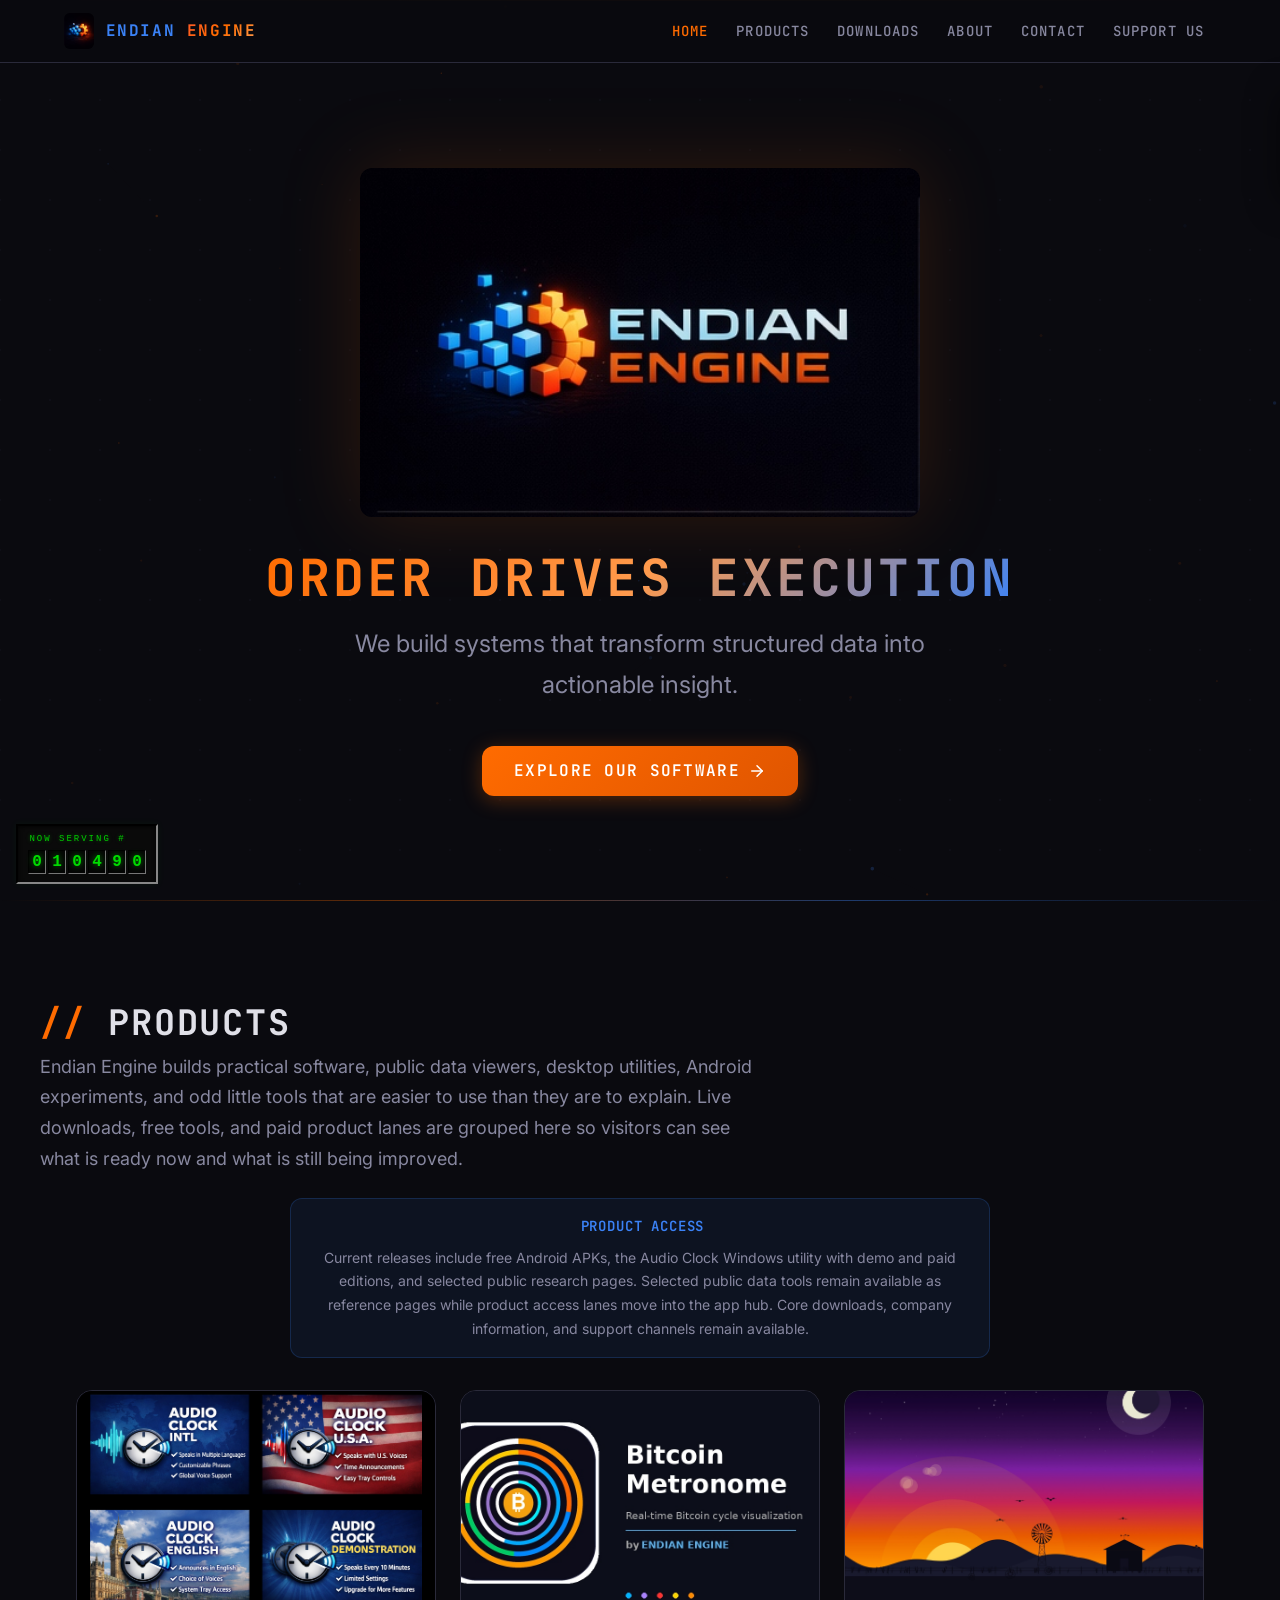
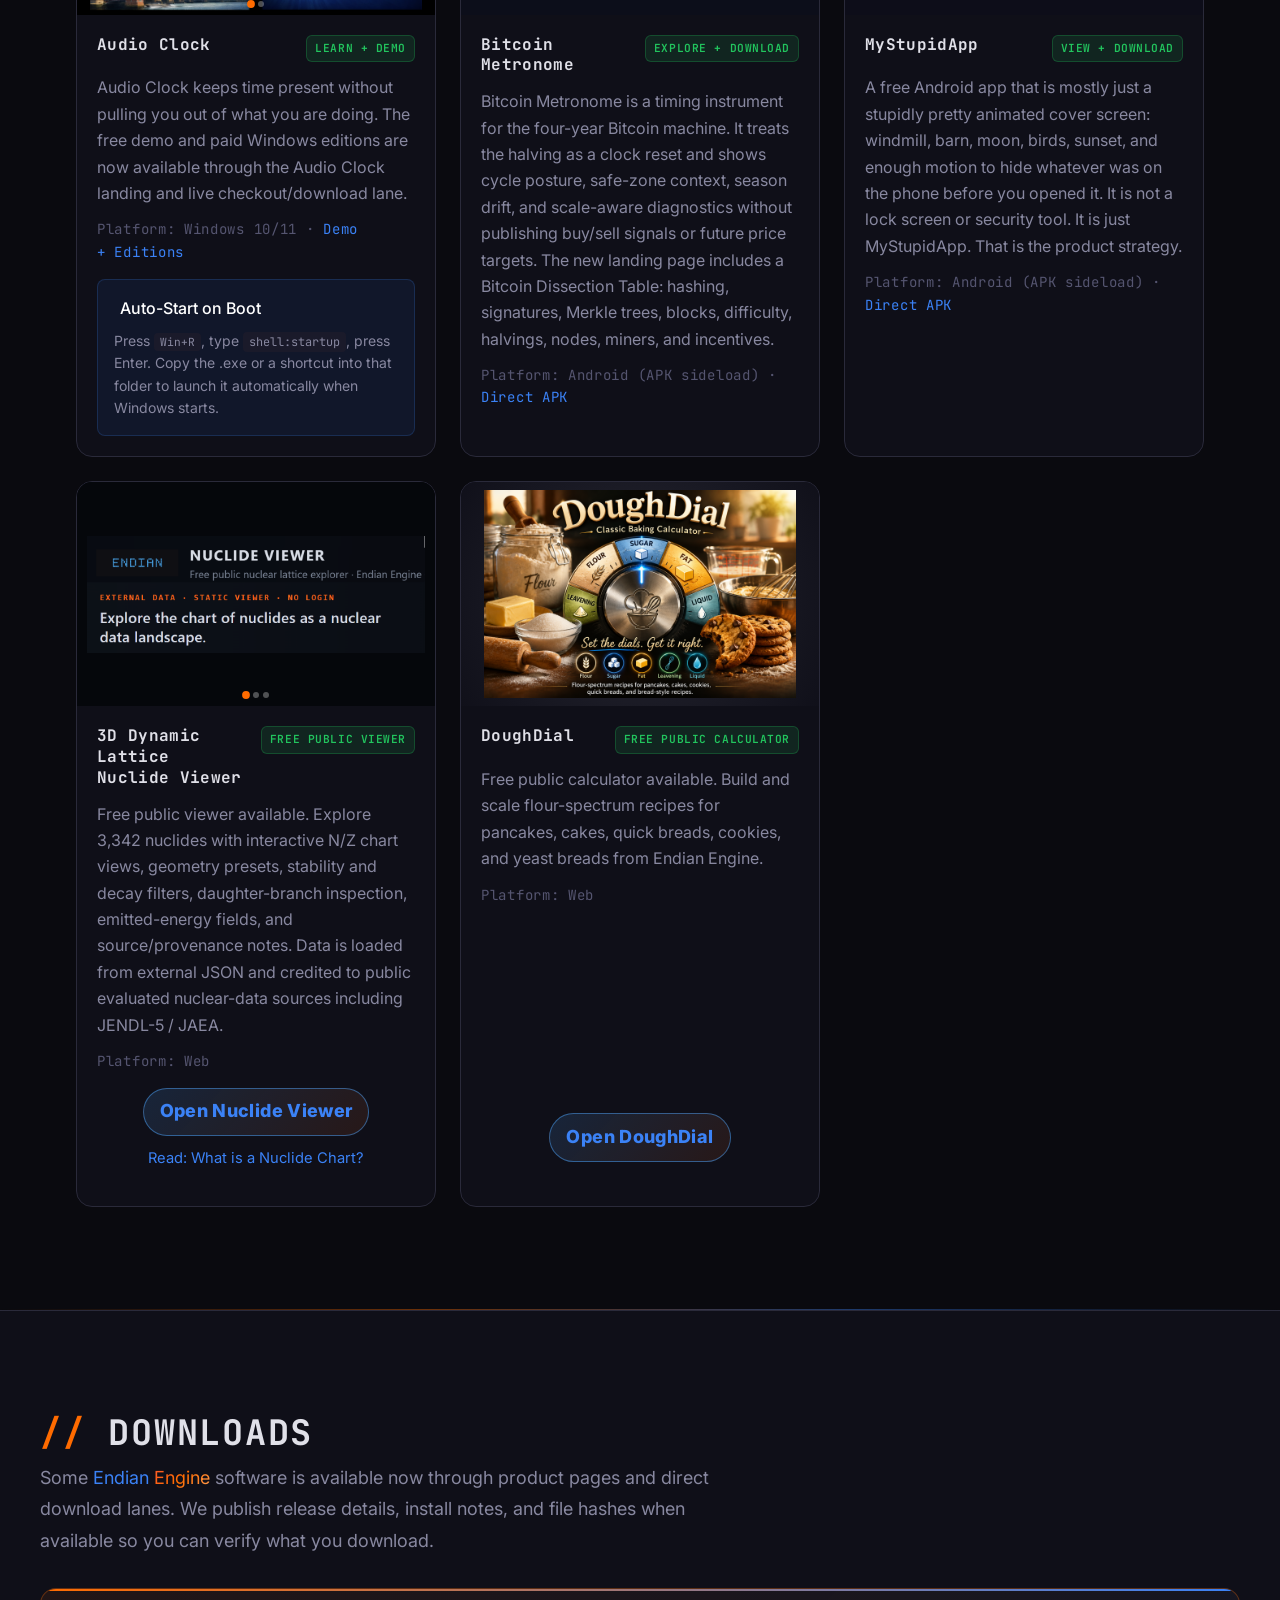
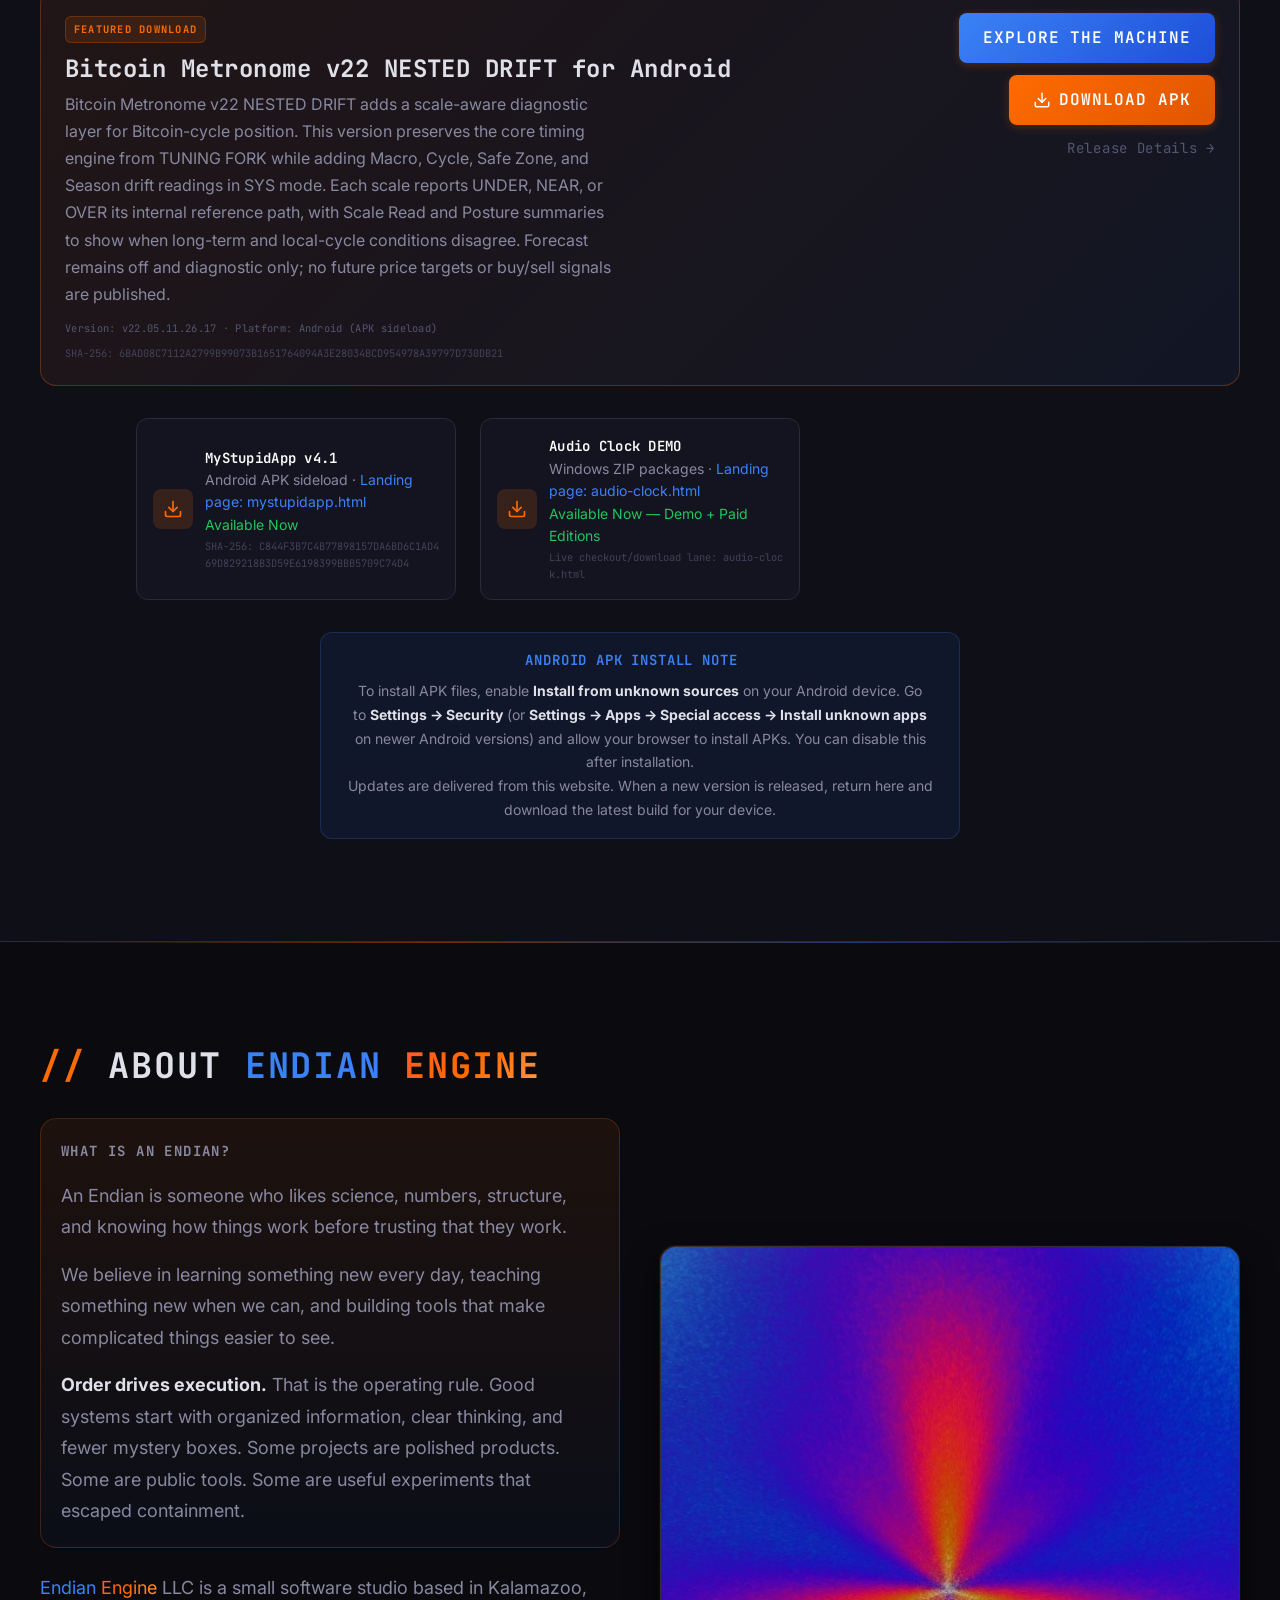
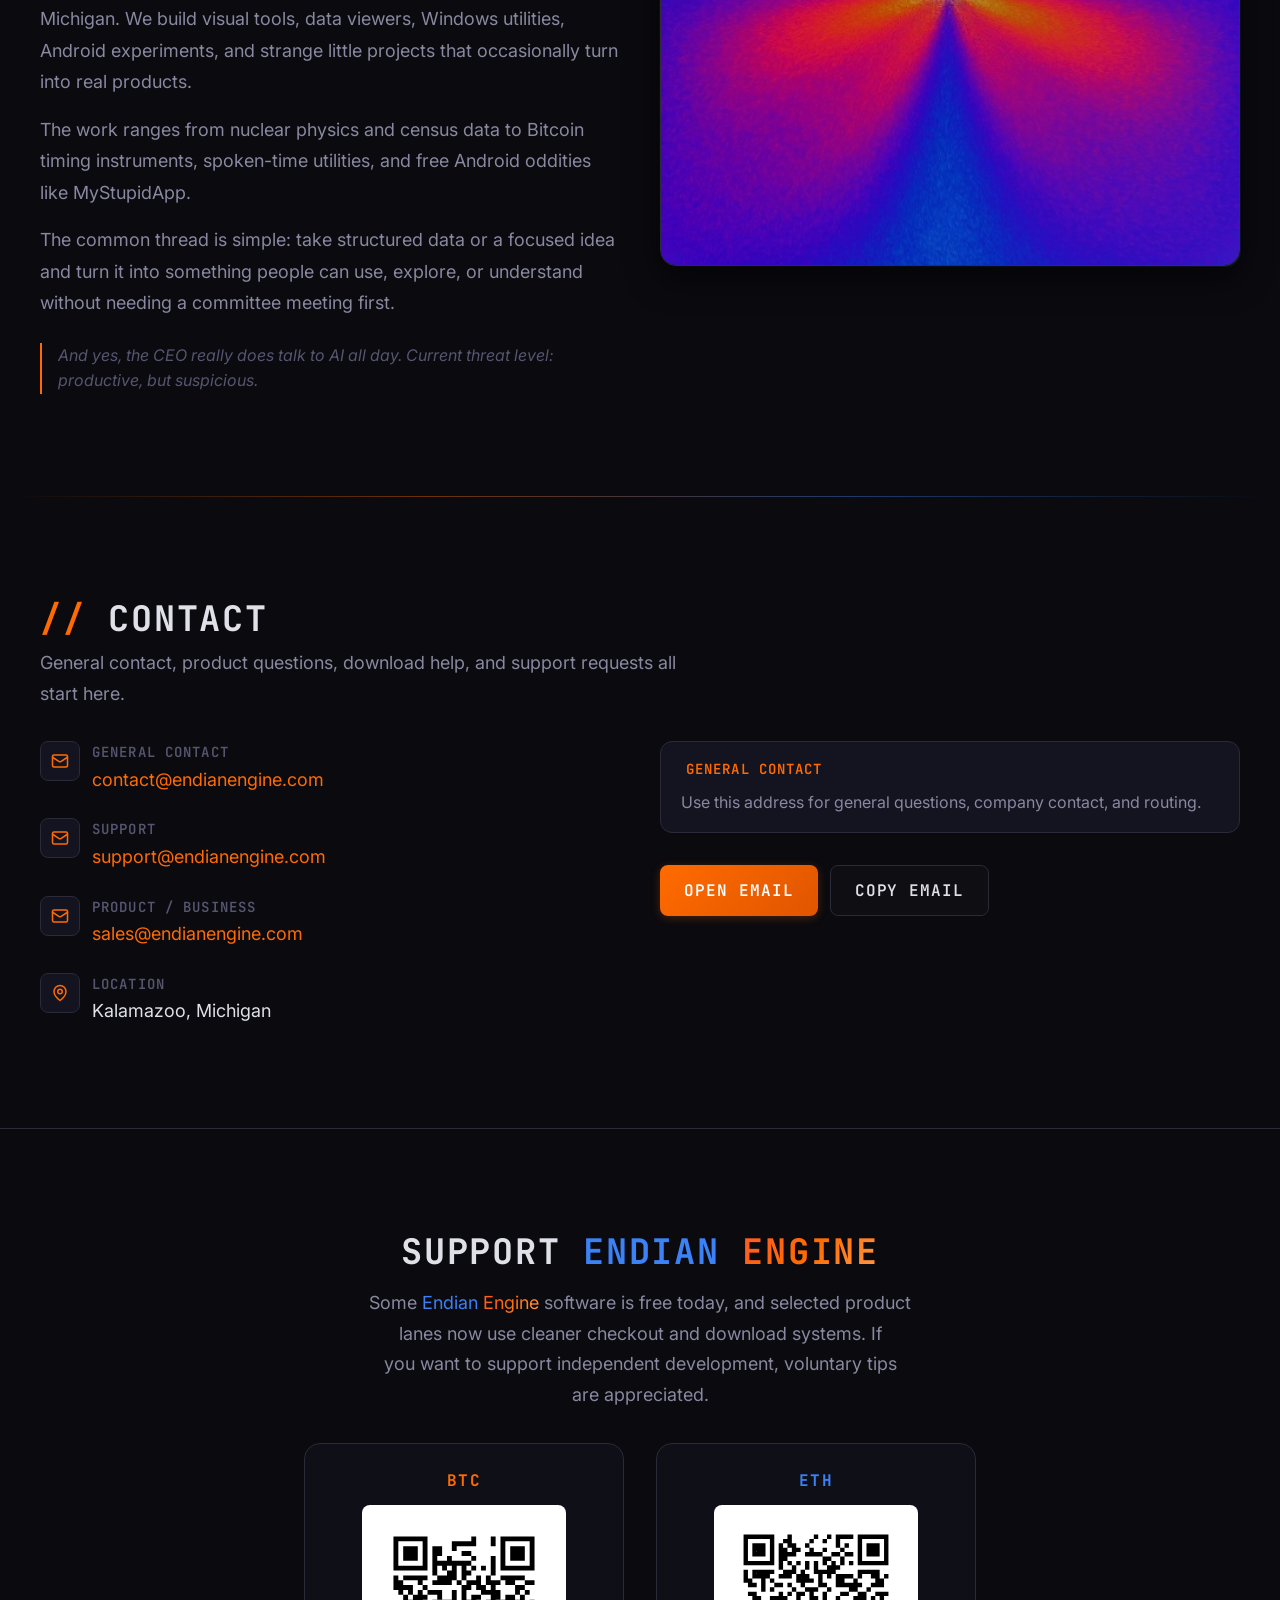
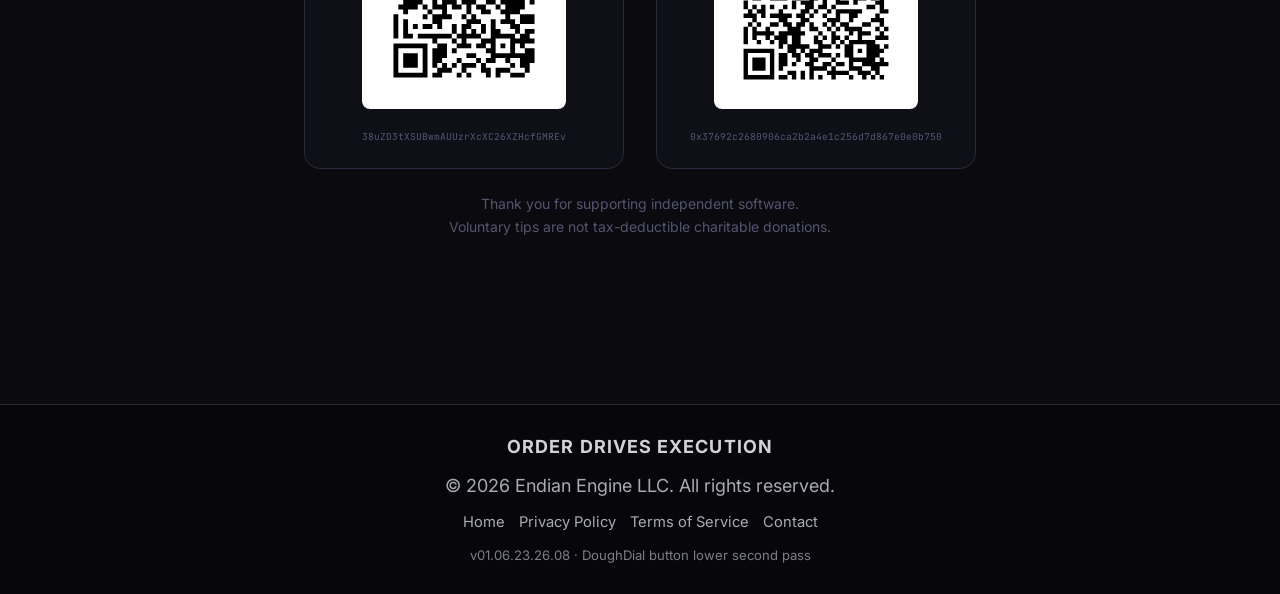
<file: index.html>
<!DOCTYPE html>
<html lang="en">
<head>
  <meta charset="UTF-8">
  <meta name="viewport" content="width=device-width, initial-scale=1.0">

  <title>Endian Engine — Order Drives Execution</title>
  <link rel="icon" href="assets/endian-favicon.svg" type="image/svg+xml">
  <meta name="description" content="Endian Engine builds small software products, public data viewers, Windows utilities, Android experiments, and practical tools from Kalamazoo, Michigan.">

  <link rel="canonical" href="https://endianengine.com/">

  <meta property="og:title" content="Endian Engine — Order Drives Execution">
  <meta property="og:description" content="We build systems that transform structured data into actionable insight.">
  <meta property="og:url" content="https://endianengine.com/">
  <meta property="og:image" content="https://endianengine.com/assets/logo-main.jpg">
  <meta property="og:type" content="website">

  <meta property="og:site_name" content="Endian Engine">
  <meta name="twitter:card" content="summary_large_image">

  <link rel="preconnect" href="https://fonts.googleapis.com">
  <link rel="preconnect" href="https://fonts.gstatic.com" crossorigin>
<link href="https://fonts.googleapis.com/css2?family=JetBrains+Mono:wght@300;400;500;700&family=Inter:wght@300;400;500;600;700&display=swap" rel="stylesheet">

<style>
/* ========== RESET & BASE ========== */
*, *::before, *::after { box-sizing: border-box; margin: 0; padding: 0; }

html {
  -moz-text-size-adjust: none;
  -webkit-text-size-adjust: none;
  text-size-adjust: none;
  -webkit-font-smoothing: antialiased;
  -moz-osx-font-smoothing: grayscale;
  text-rendering: optimizeLegibility;
  scroll-behavior: smooth;
  scroll-padding-top: 80px;
}

:root {
  /* Type Scale */
  --text-xs:   clamp(0.75rem,  0.7rem  + 0.25vw, 0.875rem);
  --text-sm:   clamp(0.875rem, 0.8rem  + 0.35vw, 1rem);
  --text-base: clamp(1rem,     0.95rem + 0.25vw, 1.125rem);
  --text-lg:   clamp(1.125rem, 1rem    + 0.75vw, 1.5rem);
  --text-xl:   clamp(1.5rem,   1.2rem  + 1.25vw, 2.25rem);
  --text-2xl:  clamp(2rem,     1.2rem  + 2.5vw,  3.5rem);
  --text-3xl:  clamp(2.5rem,   1rem    + 4vw,    5rem);

  /* Spacing */
  --space-1:  0.25rem;
  --space-2:  0.5rem;
  --space-3:  0.75rem;
  --space-4:  1rem;
  --space-5:  1.25rem;
  --space-6:  1.5rem;
  --space-8:  2rem;
  --space-10: 2.5rem;
  --space-12: 3rem;
  --space-16: 4rem;
  --space-20: 5rem;
  --space-24: 6rem;
  --space-32: 8rem;

  /* Endian Engine Dark Palette */
  --color-bg:           #0a0a0f;
  --color-surface:      #0f0f18;
  --color-surface-2:    #141420;
  --color-surface-3:    #1a1a2a;
  --color-border:       #2a2a3a;
  --color-border-hover: #3a3a50;
  --color-text:         #e0e0e8;
  --color-text-muted:   #8888a0;
  --color-text-faint:   #555570;
  --color-orange:       #FF6B00;
  --color-orange-glow:  rgba(255, 107, 0, 0.15);
  --color-blue:         #3B82F6;
  --color-blue-glow:    rgba(59, 130, 246, 0.15);
  --color-green:        #22c55e;
  --color-yellow:       #eab308;
  --color-red:          #ef4444;

  /* Fonts */
  --font-display: 'JetBrains Mono', 'Courier New', monospace;
  --font-body: 'Inter', 'Helvetica Neue', sans-serif;

  /* Radius */
  --radius-sm: 0.375rem;
  --radius-md: 0.5rem;
  --radius-lg: 0.75rem;
  --radius-xl: 1rem;

  /* Transitions */
  --transition-interactive: 180ms cubic-bezier(0.16, 1, 0.3, 1);
  --ease-out: cubic-bezier(0.16, 1, 0.3, 1);

  /* Shadows */
  --shadow-sm: 0 1px 2px rgba(0,0,0,0.3);
  --shadow-md: 0 4px 12px rgba(0,0,0,0.4);
  --shadow-lg: 0 12px 32px rgba(0,0,0,0.5);
  --shadow-orange: 0 0 30px rgba(255,107,0,0.2);
  --shadow-blue: 0 0 30px rgba(59,130,246,0.2);

  /* Content widths */
  --content-default: 960px;
  --content-wide: 1200px;
}

body {
  min-height: 100dvh;
  line-height: 1.6;
  font-family: var(--font-body);
  font-size: var(--text-base);
  color: var(--color-text);
  background-color: var(--color-bg);
  overflow-x: hidden;
}

img, picture, video, canvas, svg { display: block; max-width: 100%; height: auto; }
ul[role="list"], ol[role="list"] { list-style: none; }
input, button, textarea, select { font: inherit; color: inherit; }
h1, h2, h3, h4, h5, h6 { text-wrap: balance; line-height: 1.15; font-family: var(--font-display); }
p, li, figcaption { text-wrap: pretty; max-width: 72ch; }

::selection {
  background: rgba(255, 107, 0, 0.25);
  color: var(--color-text);
}

:focus-visible {
  outline: 2px solid var(--color-orange);
  outline-offset: 3px;
  border-radius: var(--radius-sm);
}

@media (prefers-reduced-motion: reduce) {
  *, *::before, *::after {
    animation-duration: 0.01ms !important;
    animation-iteration-count: 1 !important;
    transition-duration: 0.01ms !important;
    scroll-behavior: auto !important;
  }
}

button { cursor: pointer; background: none; border: none; }

a, button, [role="button"], input, textarea, select {
  transition: color var(--transition-interactive),
              background var(--transition-interactive),
              border-color var(--transition-interactive),
              box-shadow var(--transition-interactive);
}

.sr-only {
  position: absolute; width: 1px; height: 1px; padding: 0; margin: -1px;
  overflow: hidden; clip: rect(0, 0, 0, 0); white-space: nowrap; border-width: 0;
}

/* ========== GRID BACKGROUND ========== */
#grid-canvas {
  position: fixed;
  top: 0;
  left: 0;
  width: 100%;
  height: 100%;
  z-index: 0;
  pointer-events: none;
  opacity: 0.4;
}

/* ========== HEADER / NAV ========== */
.header {
  position: fixed;
  top: 0;
  left: 0;
  right: 0;
  z-index: 100;
  background: rgba(10, 10, 15, 0.85);
  backdrop-filter: blur(16px);
  -webkit-backdrop-filter: blur(16px);
  border-bottom: 1px solid var(--color-border);
  transition: transform 0.3s var(--ease-out), box-shadow 0.3s var(--ease-out);
}

.header--scrolled {
  box-shadow: 0 2px 20px rgba(0,0,0,0.5);
}

.header-inner {
  max-width: var(--content-wide);
  margin: 0 auto;
  padding: var(--space-3) var(--space-6);
  display: flex;
  align-items: center;
  justify-content: space-between;
}

.header-logo {
  display: flex;
  align-items: center;
  gap: var(--space-3);
  text-decoration: none;
  color: var(--color-text);
}

.header-logo img {
  height: 36px;
  width: auto;
  border-radius: var(--radius-sm);
}

.header-logo-text {
  font-family: var(--font-display);
  font-size: var(--text-sm);
  font-weight: 700;
  letter-spacing: 0.1em;
  text-transform: uppercase;
  color: var(--color-orange);
}

.nav-desktop {
  display: flex;
  gap: var(--space-1);
}

.nav-desktop a {
  font-family: var(--font-display);
  font-size: var(--text-xs);
  font-weight: 500;
  letter-spacing: 0.08em;
  text-transform: uppercase;
  color: var(--color-text-muted);
  text-decoration: none;
  padding: var(--space-2) var(--space-3);
  border-radius: var(--radius-sm);
  transition: color var(--transition-interactive), background var(--transition-interactive);
}

.nav-desktop a:hover {
  color: var(--color-orange);
  background: var(--color-orange-glow);
}

.nav-desktop a.active {
  color: var(--color-orange);
}

/* Mobile hamburger */
.nav-toggle {
  display: none;
  flex-direction: column;
  gap: 5px;
  padding: var(--space-2);
  cursor: pointer;
}

.nav-toggle span {
  display: block;
  width: 24px;
  height: 2px;
  background: var(--color-text);
  transition: transform 0.3s var(--ease-out), opacity 0.3s var(--ease-out);
}

.nav-toggle.open span:nth-child(1) { transform: rotate(45deg) translate(5px, 5px); }
.nav-toggle.open span:nth-child(2) { opacity: 0; }
.nav-toggle.open span:nth-child(3) { transform: rotate(-45deg) translate(5px, -5px); }

.nav-mobile {
  display: none;
  position: fixed;
  top: 60px;
  left: 0;
  right: 0;
  background: rgba(10, 10, 15, 0.95);
  backdrop-filter: blur(16px);
  -webkit-backdrop-filter: blur(16px);
  border-bottom: 1px solid var(--color-border);
  padding: var(--space-4);
  z-index: 99;
}

.nav-mobile.open {
  display: flex;
  flex-direction: column;
  gap: var(--space-2);
}

.nav-mobile a {
  font-family: var(--font-display);
  font-size: var(--text-sm);
  font-weight: 500;
  letter-spacing: 0.08em;
  text-transform: uppercase;
  color: var(--color-text-muted);
  text-decoration: none;
  padding: var(--space-3) var(--space-4);
  border-radius: var(--radius-sm);
  transition: color var(--transition-interactive), background var(--transition-interactive);
}

.nav-mobile a:hover,
.nav-mobile a:active {
  color: var(--color-orange);
  background: var(--color-orange-glow);
}

@media (max-width: 768px) {
  .nav-desktop { display: none; }
  .nav-toggle { display: flex; }
}

/* ========== SECTIONS ========== */
.section {
  position: relative;
  z-index: 1;
  padding: clamp(var(--space-12), 8vw, var(--space-32)) var(--space-6);
}

.section-inner {
  max-width: var(--content-wide);
  margin: 0 auto;
}

.section-heading {
  font-size: var(--text-xl);
  font-weight: 700;
  color: var(--color-text);
  margin-bottom: var(--space-2);
  letter-spacing: 0.05em;
  text-transform: uppercase;
}

.section-heading .accent {
  color: var(--color-orange);
}

.section-subtext {
  font-size: var(--text-base);
  color: var(--color-text-muted);
  max-width: 65ch;
  line-height: 1.7;
}

/* ========== HERO ========== */
.hero {
  min-height: 100vh;
  display: flex;
  align-items: center;
  justify-content: center;
  text-align: center;
  padding: var(--space-32) var(--space-6) var(--space-16);
  position: relative;
  overflow: hidden;
}

.hero-content {
  position: relative;
  z-index: 2;
  max-width: 800px;
}

.hero-logo {
  max-width: 560px;
  width: 100%;
  margin: 0 auto var(--space-8);
  border-radius: var(--radius-lg);
  filter: drop-shadow(0 0 40px rgba(255, 107, 0, 0.15));
}

.hero-tagline {
  font-family: var(--font-display);
  font-size: var(--text-2xl);
  font-weight: 700;
  letter-spacing: 0.06em;
  text-transform: uppercase;
  margin-bottom: var(--space-4);
  background: linear-gradient(135deg, var(--color-orange), #ff9b4e, var(--color-blue));
  -webkit-background-clip: text;
  -webkit-text-fill-color: transparent;
  background-clip: text;
}

.hero-subtitle {
  font-size: var(--text-lg);
  color: var(--color-text-muted);
  max-width: 580px;
  margin: 0 auto var(--space-10);
  line-height: 1.7;
}

.hero-cta {
  display: inline-flex;
  align-items: center;
  gap: var(--space-2);
  font-family: var(--font-display);
  font-size: var(--text-sm);
  font-weight: 600;
  letter-spacing: 0.08em;
  text-transform: uppercase;
  color: #fff;
  background: linear-gradient(135deg, var(--color-orange), #e05500);
  padding: var(--space-3) var(--space-8);
  border-radius: var(--radius-lg);
  text-decoration: none;
  transition: transform var(--transition-interactive), box-shadow var(--transition-interactive);
  box-shadow: 0 4px 20px rgba(255, 107, 0, 0.3);
}

.hero-cta:hover {
  transform: translateY(-2px);
  box-shadow: 0 8px 30px rgba(255, 107, 0, 0.4);
}

.hero-cta:active {
  transform: translateY(0);
}

.hero-cta svg {
  width: 18px;
  height: 18px;
  transition: transform 0.3s var(--ease-out);
}

.hero-cta:hover svg {
  transform: translateX(3px);
}

/* Scan line across hero */
.hero::after {
  content: '';
  position: absolute;
  top: 0;
  left: 0;
  right: 0;
  height: 1px;
  background: linear-gradient(90deg, transparent, var(--color-orange), transparent);
  animation: scanline 4s ease-in-out infinite;
  opacity: 0.3;
  z-index: 1;
}

@keyframes scanline {
  0%, 100% { top: 0; opacity: 0; }
  10% { opacity: 0.3; }
  90% { opacity: 0.3; }
  50% { top: 100%; }
}
/* ========== Feature Bitcoin Box ========== */
.featured-download-btn {
  display: inline-flex;
  align-items: center;
  gap: var(--space-2);
  font-family: var(--font-display);
  font-size: var(--text-sm);
  font-weight: 600;
  letter-spacing: 0.06em;
  text-transform: uppercase;
  color: #fff;
  background: linear-gradient(135deg, var(--color-orange), #e05500);
  padding: var(--space-3) var(--space-6);
  border-radius: var(--radius-md);
  text-decoration: none;
  box-shadow: 0 2px 10px rgba(255,107,0,0.25);
  transition: transform var(--transition-interactive), box-shadow var(--transition-interactive);
}

.featured-download-link {
  font-family: var(--font-display);
  font-size: var(--text-xs);
  color: var(--color-text-faint);
  text-decoration: none;
  letter-spacing: 0.05em;
  transition: color var(--transition-interactive);
}

  .featured-download-btn:hover {
  transform: translateY(-2px);
  box-shadow: 0 4px 15px rgba(255,107,0,0.35);
}

.featured-download-link:hover {
  color: var(--color-orange);
}

.featured-download-card {
  margin-bottom: var(--space-8);
  padding: var(--space-6);
  background: linear-gradient(135deg, rgba(255,107,0,0.08), rgba(59,130,246,0.06));
  border: 1px solid rgba(255,107,0,0.3);
  border-radius: var(--radius-xl);
  position: relative;
  overflow: hidden;
}

.featured-download-topline {
  position: absolute;
  top: 0;
  left: 0;
  right: 0;
  height: 2px;
  background: linear-gradient(90deg, var(--color-orange), var(--color-blue));
}

.featured-download-layout {
  display: flex;
  align-items: flex-start;
  justify-content: space-between;
  gap: var(--space-4);
  flex-wrap: wrap;
}

.featured-download-copy {
  flex: 1;
  min-width: 240px;
}

.featured-download-badge {
  display: inline-block;
  font-family: var(--font-display);
  font-size: 0.65rem;
  font-weight: 700;
  letter-spacing: 0.12em;
  text-transform: uppercase;
  color: var(--color-orange);
  background: rgba(255,107,0,0.12);
  border: 1px solid rgba(255,107,0,0.25);
  padding: var(--space-1) var(--space-2);
  border-radius: var(--radius-sm);
  margin-bottom: var(--space-3);
}

.featured-download-title {
  font-family: var(--font-display);
  font-size: var(--text-lg);
  font-weight: 700;
  color: var(--color-text);
  margin-bottom: var(--space-2);
  letter-spacing: 0.02em;
}

.featured-download-desc {
  font-size: var(--text-sm);
  color: var(--color-text-muted);
  line-height: 1.7;
  max-width: 55ch;
  margin-bottom: var(--space-3);
}

.featured-download-meta {
  font-family: var(--font-display);
  font-size: 0.65rem;
  color: var(--color-text-faint);
  letter-spacing: 0.03em;
  margin-bottom: var(--space-2);
}

.featured-download-actions {
  display: flex;
  flex-direction: column;
  gap: var(--space-3);
  align-items: flex-end;
  flex-shrink: 0;
}

@media (max-width: 768px) {
  .featured-download-actions {
    width: 100%;
    align-items: flex-start;
  }
}

/* ========== PRODUCT CARDS ========== */
.products-grid {
  display: grid;
  grid-template-columns: repeat(3, minmax(280px, 360px));
  justify-content: center;
  gap: var(--space-6);
  margin-top: var(--space-8);
}

@media (max-width: 1200px) {
  .products-grid {
    grid-template-columns: repeat(2, minmax(280px, 360px));
  }
}

@media (max-width: 768px) {
  .products-grid {
    grid-template-columns: 1fr;
  }
}

.product-card {
  background: var(--color-surface);
  border: 1px solid var(--color-border);
  border-radius: var(--radius-xl);
  overflow: hidden;
  transition: transform var(--transition-interactive),
              border-color var(--transition-interactive),
              box-shadow var(--transition-interactive);
}

.product-card:hover {
  transform: translateY(-4px);
  border-color: var(--color-border-hover);
  box-shadow: var(--shadow-lg);
}

.product-card-image {
  position: relative;
  width: 100%;
  aspect-ratio: 16 / 10;
  overflow: hidden;
  background: var(--color-surface-2);
}

.product-card-image img {
  width: 100%;
  height: 100%;
  object-fit: cover;
  transition: transform 0.5s var(--ease-out);
}

.product-card:hover .product-card-image img {
  transform: scale(1.03);
}

.product-card-body {
  padding: var(--space-5);
}

.product-card-header {
  display: flex;
  align-items: flex-start;
  justify-content: space-between;
  gap: var(--space-3);
  margin-bottom: var(--space-3);
}

.product-card-title {
  font-family: var(--font-display);
  font-size: var(--text-sm);
  font-weight: 700;
  color: var(--color-text);
  letter-spacing: 0.02em;
  line-height: 1.3;
}

.badge {
  display: inline-flex;
  align-items: center;
  gap: var(--space-1);
  font-family: var(--font-display);
  font-size: 0.7rem;
  font-weight: 600;
  letter-spacing: 0.05em;
  text-transform: uppercase;
  padding: var(--space-1) var(--space-2);
  border-radius: var(--radius-sm);
  white-space: nowrap;
  flex-shrink: 0;
}

.badge--green {
  color: var(--color-green);
  background: rgba(34, 197, 94, 0.12);
  border: 1px solid rgba(34, 197, 94, 0.25);
}

.badge--yellow {
  color: var(--color-yellow);
  background: rgba(234, 179, 8, 0.12);
  border: 1px solid rgba(234, 179, 8, 0.25);
}

.badge--blue {
  color: var(--color-blue);
  background: rgba(59, 130, 246, 0.12);
  border: 1px solid rgba(59, 130, 246, 0.25);
}

.product-card-desc {
  font-size: var(--text-sm);
  color: var(--color-text-muted);
  line-height: 1.65;
}

.product-card-platform {
  font-family: var(--font-display);
  font-size: var(--text-xs);
  color: var(--color-text-faint);
  margin-top: var(--space-3);
  letter-spacing: 0.05em;
}

/* Image carousel for multi-screenshot products */
.product-card-images {
  position: relative;
  width: 100%;
  aspect-ratio: 16 / 10;
  overflow: hidden;
  background: var(--color-surface-2);
}

.product-card-images img {
  position: absolute;
  top: 0;
  left: 0;
  width: 100%;
  height: 100%;
  object-fit: cover;
  opacity: 0;
  transition: opacity 0.8s ease;
}

.product-card-images img.active {
  opacity: 1;
}

.carousel-dots {
  position: absolute;
  bottom: var(--space-2);
  left: 50%;
  transform: translateX(-50%);
  display: flex;
  gap: var(--space-1);
  z-index: 2;
}

.carousel-dot {
  width: 6px;
  height: 6px;
  border-radius: 50%;
  background: rgba(255, 255, 255, 0.3);
  border: none;
  padding: 0;
  cursor: pointer;
  transition: background var(--transition-interactive), transform var(--transition-interactive);
}

.carousel-dot.active {
  background: var(--color-orange);
  transform: scale(1.3);
}

/* ========== DOWNLOADS ========== */
.downloads-section {
  background: var(--color-surface);
  border-top: 1px solid var(--color-border);
  border-bottom: 1px solid var(--color-border);
}

.downloads-message {
  font-size: var(--text-base);
  color: var(--color-text-muted);
  max-width: 65ch;
  line-height: 1.75;
  margin-bottom: var(--space-8);
}

.downloads-grid {
  display: grid;
  grid-template-columns: repeat(3, minmax(260px, 320px));
  justify-content: center;
  gap: 24px;
}

@media (max-width: 1024px) {
  .downloads-grid {
    grid-template-columns: repeat(2, minmax(260px, 320px));
  }
}

@media (max-width: 640px) {
  .downloads-grid {
    grid-template-columns: 1fr;
  }

  .download-item {
    align-items: flex-start;
  }

  .download-name,
  .download-size,
  .download-status,
  .download-hash {
    overflow-wrap: anywhere;
  }

  .download-hash {
    font-size: 0.6rem;
  }
}
.download-item {
  display: flex;
  align-items: center;
  gap: var(--space-3);
  padding: var(--space-4);
  background: var(--color-surface-2);
  border: 1px solid var(--color-border);
  border-radius: var(--radius-lg);
  opacity: 0.5;
  cursor: not-allowed;
}

.download-item.download-active {
  opacity: 1;
  cursor: pointer;
  transition: border-color 0.2s ease, background 0.2s ease;
}

.download-item.download-active:hover {
  border-color: var(--color-orange);
  background: var(--color-surface-3);
}

.download-hash {
  font-family: var(--font-display);
  font-size: 0.65rem;
  color: var(--color-text-faint);
  word-break: break-all;
  margin-top: 2px;
  opacity: 0.7;
}

.download-size {
  font-size: var(--text-xs);
  color: var(--color-text-muted);
}

.download-icon {
  width: 40px;
  height: 40px;
  flex-shrink: 0;
  display: flex;
  align-items: center;
  justify-content: center;
  background: var(--color-surface-3);
  border-radius: var(--radius-md);
  color: var(--color-text-faint);
}

.download-icon svg {
  width: 20px;
  height: 20px;
}

.download-info {
  flex: 1;
  min-width: 0;
  text-align: left;
}

.download-name {
  font-family: var(--font-display);
  font-size: var(--text-xs);
  font-weight: 600;
  color: #ffffff;
  letter-spacing: 0.02em;
}

.download-status {
  font-size: var(--text-xs);
  color: var(--color-text-faint);
}

.download-coming-soon {
  justify-content: center;
  align-items: center;
  min-height: 110px;
  opacity: 1;
  cursor: default;
  background: linear-gradient(
    180deg,
    rgba(255, 107, 0, 0.18),
    rgba(255, 107, 0, 0.07)
  );
  border: 1px solid rgba(255, 107, 0, 0.38);
  box-shadow:
    inset 0 1px 0 rgba(255,255,255,0.04),
    0 0 22px rgba(255, 107, 0, 0.12);
}

.coming-soon-text {
  width: 100%;
  text-align: center;
  font-family: var(--font-display);
  font-size: var(--text-sm);
  font-weight: 700;
  letter-spacing: 0.08em;
  text-transform: uppercase;
  color: #ff4fc3;
  text-shadow:
    0 0 6px rgba(255, 79, 195, 0.45),
    0 0 14px rgba(255, 79, 195, 0.22);
  animation: comingSoonGlimmer 3.6s ease-in-out infinite;
}

@keyframes comingSoonGlimmer {
  0% {
    opacity: 0.88;
    text-shadow:
      0 0 4px rgba(255, 79, 195, 0.30),
      0 0 10px rgba(255, 79, 195, 0.16);
  }
  50% {
    opacity: 1;
    text-shadow:
      0 0 7px rgba(255, 79, 195, 0.48),
      0 0 18px rgba(255, 79, 195, 0.26);
  }
  100% {
    opacity: 0.92;
    text-shadow:
      0 0 5px rgba(255, 79, 195, 0.34),
      0 0 12px rgba(255, 79, 195, 0.18);
  }
}
 /* ======== Android APK Install Note and the two Auto-Start on Boot boxes =====================*/

.info-note {
  margin-top: var(--space-8);
  margin-left: auto;
  margin-right: auto;
  text-align: center;
  padding: var(--space-4) var(--space-5);
  background: rgba(59,130,246,0.08);
  border: 1px solid rgba(59,130,246,0.2);
  border-radius: var(--radius-lg);
  max-width: 640px;
}

.info-note-title {
  font-family: var(--font-display);
  font-size: var(--text-xs);
  font-weight: 600;
  color: var(--color-blue);
  letter-spacing: 0.06em;
  text-transform: uppercase;
  margin-bottom: var(--space-2);
}

.info-note-text {
  font-size: var(--text-xs);
  color: var(--color-text-muted);
  line-height: 1.7;
  margin: 0;
}

.info-note-text strong {
  color: var(--color-text);
}

.mini-instruction {
  margin-top: var(--space-4);
  padding: var(--space-4);
  background: rgba(59,130,246,0.08);
  border: 1px solid rgba(59,130,246,0.2);
  border-radius: 8px;
}

.mini-instruction-title {
  font-size: var(--text-sm);
  color: #ffffff;
  margin: 0 0 var(--space-2) 0;
  font-weight: 500;
}

.mini-instruction-text {
  font-size: var(--text-xs);
  color: var(--color-text-muted);
  margin: 0;
}

.mini-instruction kbd,
.mini-instruction code {
  background: var(--color-surface-3);
  padding: 2px 6px;
  border-radius: 4px;
  font-family: var(--font-display);
}

.mini-instruction kbd {
  font-size: 0.8em;
}

.mini-instruction code {
  font-size: 0.85em;
}

/* ========== ABOUT ========== */
.about-layout {
  display: grid;
  grid-template-columns: 1fr 1fr;
  gap: var(--space-10);
  align-items: center;
  margin-top: var(--space-8);
}

@media (max-width: 768px) {
  .about-layout {
    grid-template-columns: 1fr;
    gap: var(--space-6);
  }
}

.about-text p {
  color: var(--color-text-muted);
  line-height: 1.75;
  margin-bottom: var(--space-4);
}

.about-text .aside {
  color: var(--color-text-faint);
  font-style: italic;
  font-size: var(--text-sm);
  border-left: 2px solid var(--color-orange);
  padding-left: var(--space-4);
  margin-top: var(--space-6);
}

.about-visual {
  position: relative;
}

.about-visual img {
  width: 100%;
  border-radius: var(--radius-xl);
  border: 1px solid var(--color-border);
  box-shadow: var(--shadow-lg);
}

.about-visual::after {
  content: '';
  position: absolute;
  inset: -1px;
  border-radius: var(--radius-xl);
  background: linear-gradient(135deg, rgba(255, 107, 0, 0.1), transparent, rgba(59, 130, 246, 0.1));
  pointer-events: none;
}

.about-manifesto {
  margin-bottom: var(--space-6);
  padding: var(--space-5);
  background: linear-gradient(180deg, rgba(255,107,0,0.08), rgba(59,130,246,0.04));
  border: 1px solid rgba(255,107,0,0.22);
  border-radius: var(--radius-xl);
  box-shadow: var(--shadow-sm);
}

.about-manifesto-kicker {
  font-family: var(--font-display);
  font-size: var(--text-xs);
  font-weight: 700;
  letter-spacing: 0.1em;
  text-transform: uppercase;
  color: var(--color-orange);
  margin: 0 0 var(--space-3) 0;
}

.about-manifesto-text {
  color: var(--color-text-muted);
  line-height: 1.8;
  margin: 0 0 var(--space-3) 0;
}

.about-manifesto-text:last-child {
  margin-bottom: 0;
}

.about-manifesto strong {
  color: var(--color-text);
}

/* ========== CONTACT ========== */
.contact-layout {
  display: grid;
  grid-template-columns: 1fr 1fr;
  gap: var(--space-10);
  margin-top: var(--space-8);
}

@media (max-width: 768px) {
  .contact-layout {
    grid-template-columns: 1fr;
    gap: var(--space-6);
  }
}

.contact-info {
  display: flex;
  flex-direction: column;
  gap: var(--space-6);
}

.contact-detail {
  display: flex;
  align-items: flex-start;
  gap: var(--space-3);
}

.contact-detail-icon {
  width: 40px;
  height: 40px;
  flex-shrink: 0;
  display: flex;
  align-items: center;
  justify-content: center;
  background: var(--color-surface-2);
  border: 1px solid var(--color-border);
  border-radius: var(--radius-md);
  color: var(--color-orange);
}

.contact-detail-icon svg {
  width: 18px;
  height: 18px;
}

.contact-detail-text {
  display: flex;
  flex-direction: column;
  gap: 2px;
}

.contact-detail-label {
  font-family: var(--font-display);
  font-size: var(--text-xs);
  font-weight: 600;
  color: var(--color-text-faint);
  letter-spacing: 0.08em;
  text-transform: uppercase;
}

.contact-detail-value {
  font-size: var(--text-base);
  color: var(--color-text);
}

.contact-detail-value a {
  color: var(--color-orange);
  text-decoration: none;
  transition: color var(--transition-interactive);
}

.contact-detail-value a:hover {
  color: #ff9b4e;
}

.contact-form {
  display: flex;
  flex-direction: column;
  gap: var(--space-4);
}

.form-group {
  display: flex;
  flex-direction: column;
  gap: var(--space-1);
}

.form-group label {
  font-family: var(--font-display);
  font-size: var(--text-xs);
  font-weight: 600;
  color: var(--color-text-faint);
  letter-spacing: 0.06em;
  text-transform: uppercase;
}

.form-group input,
.form-group textarea {
  background: var(--color-surface-2);
  border: 1px solid var(--color-border);
  border-radius: var(--radius-md);
  padding: var(--space-3) var(--space-4);
  font-size: var(--text-sm);
  color: var(--color-text);
  transition: border-color var(--transition-interactive), box-shadow var(--transition-interactive);
}

.form-group input:focus,
.form-group textarea:focus {
  outline: none;
  border-color: var(--color-orange);
  box-shadow: 0 0 0 3px var(--color-orange-glow);
}

.form-group textarea {
  resize: vertical;
  min-height: 120px;
}

.form-submit {
  font-family: var(--font-display);
  font-size: var(--text-sm);
  font-weight: 600;
  letter-spacing: 0.06em;
  text-transform: uppercase;
  color: #fff;
  background: linear-gradient(135deg, var(--color-orange), #e05500);
  padding: var(--space-3) var(--space-6);
  border-radius: var(--radius-md);
  border: none;
  cursor: pointer;
  transition: transform var(--transition-interactive), box-shadow var(--transition-interactive);
  box-shadow: 0 2px 10px rgba(255, 107, 0, 0.25);
  align-self: flex-start;
}

.form-submit:hover {
  transform: translateY(-1px);
  box-shadow: 0 4px 15px rgba(255, 107, 0, 0.35);
}

.form-submit:active {
  transform: translateY(0);
}

.contact-quick-copy {
  background: var(--color-surface-2);
  border: 1px solid var(--color-border);
  border-radius: var(--radius-lg);
  padding: var(--space-4) var(--space-5);
}

.contact-quick-copy-title {
  font-family: var(--font-display);
  font-size: var(--text-xs);
  font-weight: 600;
  color: var(--color-orange);
  letter-spacing: 0.08em;
  text-transform: uppercase;
  margin: 0 0 var(--space-2);
}

.contact-quick-copy-text {
  font-size: var(--text-sm);
  color: var(--color-text-muted);
  line-height: 1.7;
  margin: 0;
}

.contact-email-card {
  background: var(--color-surface-2);
  border: 1px solid var(--color-border);
  border-radius: var(--radius-lg);
  padding: var(--space-4) var(--space-5);
}

.contact-email-top {
  display: flex;
  flex-direction: column;
  gap: var(--space-1);
}

.contact-email-address {
  font-size: var(--text-base);
  color: var(--color-text);
  word-break: break-word;
}

.contact-email-actions {
  display: flex;
  flex-wrap: wrap;
  gap: var(--space-3);
  margin-top: var(--space-4);
}

.contact-email-actions .form-submit {
  align-self: auto;
  display: inline-flex;
  align-items: center;
  justify-content: center;
  text-decoration: none;
}

.contact-copy-btn {
  font-family: var(--font-display);
  font-size: var(--text-sm);
  font-weight: 600;
  letter-spacing: 0.06em;
  text-transform: uppercase;
  color: var(--color-text);
  background: rgba(255,255,255,0.02);
  padding: var(--space-3) var(--space-6);
  border-radius: var(--radius-md);
  border: 1px solid var(--color-border);
  cursor: pointer;
  transition: transform var(--transition-interactive), border-color var(--transition-interactive), color var(--transition-interactive), box-shadow var(--transition-interactive);
}

.contact-copy-btn:hover {
  transform: translateY(-1px);
  color: #fff;
  border-color: rgba(255, 107, 0, 0.4);
  box-shadow: 0 4px 15px rgba(255, 107, 0, 0.12);
}

.contact-copy-btn:active {
  transform: translateY(0);
}

.contact-copy-status {
  min-height: 1.2em;
  font-family: var(--font-display);
  font-size: var(--text-xs);
  color: var(--color-orange);
  letter-spacing: 0.05em;
  text-transform: uppercase;
}

@media (max-width: 640px) {
  .contact-email-actions {
    flex-direction: column;
  }

  .contact-email-actions .form-submit,
  .contact-copy-btn {
    width: 100%;
  }
}

/* ========== FOOTER ========== */
.footer {
  position: relative;
  z-index: 1;
  background: var(--color-surface);
  border-top: 1px solid var(--color-border);
  padding: var(--space-10) var(--space-6);
}

.footer-inner {
  max-width: var(--content-wide);
  margin: 0 auto;
  display: flex;
  flex-direction: column;
  align-items: center;
  gap: var(--space-4);
  text-align: center;
}

.footer-tagline {
  font-family: var(--font-display);
  font-size: var(--text-xs);
  font-weight: 500;
  letter-spacing: 0.15em;
  text-transform: uppercase;
  color: var(--color-text-faint);
}

.footer-copyright {
  font-size: var(--text-xs);
  color: var(--color-text-faint);
}

.footer-links {
  display: flex;
  gap: var(--space-4);
  flex-wrap: wrap;
  justify-content: center;
}

.footer-links a {
  font-size: var(--text-xs);
  color: var(--color-text-faint);
  text-decoration: none;
  transition: color var(--transition-interactive);
}

.footer-links a:hover {
  color: var(--color-orange);
}

/* ========== SCROLL REVEAL ANIMATIONS ========== */
.reveal {
  opacity: 0;
  transform: translateY(20px);
  transition: opacity 0.6s var(--ease-out), transform 0.6s var(--ease-out);
}

.reveal.visible {
  opacity: 1;
  transform: translateY(0);
}

/* Stagger children */
.stagger > .reveal:nth-child(1) { transition-delay: 0ms; }
.stagger > .reveal:nth-child(2) { transition-delay: 60ms; }
.stagger > .reveal:nth-child(3) { transition-delay: 120ms; }
.stagger > .reveal:nth-child(4) { transition-delay: 180ms; }
.stagger > .reveal:nth-child(5) { transition-delay: 240ms; }
.stagger > .reveal:nth-child(6) { transition-delay: 300ms; }
.stagger > .reveal:nth-child(7) { transition-delay: 360ms; }

/* ========== EXIT INTENT TOAST ========== */
.exit-toast {
  position: fixed;
  top: var(--space-20);
  right: var(--space-6);
  z-index: 200;
  background: var(--color-surface-2);
  border: 1px solid var(--color-border);
  border-radius: var(--radius-lg);
  padding: var(--space-4) var(--space-5);
  max-width: 380px;
  box-shadow: var(--shadow-lg);
  display: flex;
  align-items: flex-start;
  gap: var(--space-3);
  transform: translateX(calc(100% + var(--space-6)));
  transition: transform 0.4s var(--ease-out);
}

.exit-toast.show {
  transform: translateX(0);
}

.exit-toast-text {
  font-size: var(--text-sm);
  color: var(--color-text-muted);
  line-height: 1.6;
  flex: 1;
}

.exit-toast-close {
  flex-shrink: 0;
  width: 28px;
  height: 28px;
  display: flex;
  align-items: center;
  justify-content: center;
  border-radius: var(--radius-sm);
  color: var(--color-text-faint);
  transition: color var(--transition-interactive), background var(--transition-interactive);
}

.exit-toast-close:hover {
  color: var(--color-text);
  background: var(--color-surface-3);
}

/* ========== SECTION DIVIDER ========== */
.section-divider {
  height: 1px;
  background: linear-gradient(90deg, transparent, var(--color-border), transparent);
  margin: 0;
  border: none;
}


/* ========== ENDIAN ENGINE WORDMARK & MARKERS ========== */
.brand-wordmark {
  display: inline-block;
  white-space: nowrap;
  font: inherit;
  letter-spacing: inherit;
  text-transform: inherit;
}

.brand-wordmark .brand-endian {
  color: var(--color-blue);
}

.brand-wordmark .brand-engine {
  background: linear-gradient(135deg, #ff5a2a 0%, #ff6b00 50%, #ff9b4e 100%);
  -webkit-background-clip: text;
  -webkit-text-fill-color: transparent;
  background-clip: text;
  color: transparent;
}

.ee-inline-mark {
  display: inline-flex;
  align-items: flex-end;
  gap: 0.06em;
  margin-right: 0.30em;
  vertical-align: -0.08em;
  white-space: nowrap;
  font-size: 1em;
  line-height: 1;
}

.ee-inline-mark .mark-i,
.ee-inline-mark .mark-bang {
  position: relative;
  display: inline-block;
  font-size: 0;
  line-height: 0;
}

.ee-inline-mark .mark-i {
  width: 0.18em;
  height: 0.96em;
}

.ee-inline-mark .mark-i::before {
  content: "";
  position: absolute;
  left: 50%;
  transform: translateX(-50%);
  top: 0.26em;
  width: 0.11em;
  height: 0.56em;
  border-radius: 0.03em;
  background: #66a3ff;
}

.ee-inline-mark .mark-i::after {
  content: "";
  position: absolute;
  left: 50%;
  transform: translateX(-50%);
  top: 0.02em;
  width: 0.10em;
  height: 0.10em;
  border-radius: 0.02em;
  background: #66a3ff;
}

.ee-inline-mark .mark-bang {
  width: 0.18em;
  height: 0.96em;
}

.ee-inline-mark .mark-bang::before {
  content: "";
  position: absolute;
  left: 50%;
  transform: translateX(-50%);
  top: 0.02em;
  width: 0.11em;
  height: 0.62em;
  border-radius: 0.03em;
  background: linear-gradient(180deg, #ff9a3d 0%, #ff7a1a 100%);
}

.ee-inline-mark .mark-bang::after {
  content: "";
  position: absolute;
  left: 50%;
  transform: translateX(-50%);
  bottom: 0.02em;
  width: 0.10em;
  height: 0.10em;
  border-radius: 0.02em;
  background: #ff7a1a;
}


.ee-inline-mark--tight {
  gap: 0.045em;
}

/* ========== GLOW LINE ========== */
.glow-line {
  height: 1px;
  background: linear-gradient(90deg, transparent, var(--color-orange), var(--color-blue), transparent);
  opacity: 0.4;
}

/* Nuclide card screenshot fit fix */
.product-card--nuclide .product-card-images {
  background:
    radial-gradient(circle at 22% 12%, rgba(77,166,255,.16), transparent 34%),
    radial-gradient(circle at 78% 28%, rgba(255,106,26,.11), transparent 34%),
    #05070b;
}

.product-card--nuclide .product-card-images img {
  object-fit: contain !important;
  padding: 10px;
  background: #05070b;
}

.product-card--nuclide .carousel-dots {
  bottom: 8px;
}


/* Nuclide card action/link polish */
.product-card-images--link {
  cursor: pointer;
}

.product-card-images--link:focus-visible {
  outline: 2px solid var(--color-blue);
  outline-offset: 4px;
}

.product-card-actions {
  display: flex;
  flex-wrap: wrap;
  align-items: center;
  gap: .7rem;
  margin-top: .95rem;
}

.product-card-actions--center {
  justify-content: center;
  text-align: center;
}

.product-card-button {
  display: inline-flex;
  align-items: center;
  justify-content: center;
  min-height: 38px;
  padding: .55rem 1rem;
  border: 1px solid rgba(77,166,255,.48);
  border-radius: 999px;
  background: linear-gradient(135deg, rgba(77,166,255,.15), rgba(255,106,26,.10));
  color: var(--color-blue);
  text-decoration: none;
  font-weight: 800;
  letter-spacing: .02em;
}

.product-card-button:hover {
  color: #fff;
  border-color: rgba(255,106,26,.65);
  box-shadow: 0 0 18px rgba(77,166,255,.18);
}

.product-card-text-link {
  color: var(--color-blue);
  text-decoration: none;
  font-size: .92rem;
}

.product-card-text-link:hover {
  text-decoration: underline;
}
</style>

<style id="ee-doughdial-homepage-layout-fix">
  /* v01.06.23.26.08: move only Open DoughDial button lower, second pass */
  img[src$="DoughDial_2.png"] {
    object-fit: contain !important;
    object-position: center center !important;
    background: radial-gradient(circle at center, rgba(255,255,255,.08), rgba(0,0,0,.20)) !important;
    padding: 8px !important;
    box-sizing: border-box !important;
  }

  a.ee-doughdial-button-only {
    display: inline-flex !important;
    margin-top: 192px !important;
    margin-bottom: 24px !important;
    position: relative !important;
    z-index: 2 !important;
  }

  @media (max-width: 900px) {
    a.ee-doughdial-button-only {
      margin-top: 96px !important;
      margin-bottom: 20px !important;
    }
  }
</style>

</head>
<body>

<!-- Animated Grid Background -->
<canvas id="grid-canvas" aria-hidden="true"></canvas>



<!-- Header -->
<header class="header" id="header">
  <div class="header-inner">
    <a href="#home" class="header-logo" aria-label="Endian Engine Home">
      <img src="./assets/logo-icon.jpg" alt="Endian Engine logo" width="36" height="36" loading="eager">
      <span class="header-logo-text"><span class="brand-wordmark"><span class="brand-endian">Endian</span> <span class="brand-engine">Engine</span></span></span>
    </a>
    <nav class="nav-desktop" aria-label="Main navigation">
      <a href="#home" class="active">Home</a>
      <a href="#products">Products</a>
      <a href="#downloads">Downloads</a>
      <a href="#about">About</a>
      <a href="#contact">Contact</a>
      <a href="#support">Support Us</a>
    </nav>
    <button class="nav-toggle" aria-label="Toggle navigation menu" aria-expanded="false">
      <span></span>
      <span></span>
      <span></span>
    </button>
  </div>
</header>

<!-- Mobile nav -->
<nav class="nav-mobile" id="nav-mobile" aria-label="Mobile navigation">
  <a href="#home">Home</a>
  <a href="#products">Products</a>
  <a href="#downloads">Downloads</a>
  <a href="#about">About</a>
  <a href="#contact">Contact</a>
  <a href="#support">Support Us</a>
</nav>

<!-- HERO -->
<section class="hero" id="home">
  <div class="hero-content">
    <img src="./assets/logo-main.jpg" alt="Endian Engine — gear and structured data blocks logo" class="hero-logo" width="560" height="auto" loading="eager">
    <h1 class="hero-tagline">Order Drives Execution</h1>
    <p class="hero-subtitle">We build systems that transform structured data into actionable insight.</p>
    <a href="#products" class="hero-cta" aria-label="View Endian Engine products and downloads">
      Explore Our Software
      <svg viewBox="0 0 24 24" fill="none" stroke="currentColor" stroke-width="2" stroke-linecap="round" stroke-linejoin="round"><path d="M5 12h14"/><path d="m12 5 7 7-7 7"/></svg>
    </a>
  </div>
</section>

<div class="glow-line"></div>

<!-- PRODUCTS -->
<section class="section" id="products">
  <div class="section-inner">
    <h2 class="section-heading reveal"><span class="accent">//</span> Products</h2>
    <p class="section-subtext reveal">Endian Engine builds practical software, public data viewers, desktop utilities, Android experiments, and odd little tools that are easier to use than they are to explain. Live downloads, free tools, and paid product lanes are grouped here so visitors can see what is ready now and what is still being improved.</p>
<div class="info-note reveal" style="max-width: 700px; margin: 1.5rem auto 0; text-align: center; display: flex; flex-direction: column; align-items: center; justify-content: center;">
  <p class="info-note-title" style="margin: 0 0 0.5rem 0; text-align: center; width: 100%;"><span class="ee-inline-mark ee-inline-mark--tight" aria-hidden="true"><span class="mark-i"></span><span class="mark-bang"></span></span>Product Access</p>
  <p class="info-note-text" style="margin: 0; text-align: center; width: 100%;">
    Current releases include free Android APKs, the Audio Clock Windows utility with demo and paid editions, and selected public research pages.
    Selected public data tools remain available as reference pages while product access lanes move into the app hub.
    Core downloads, company information, and support channels remain available.
  </p>
</div>
</div>

    <div class="products-grid stagger">


<!-- Audio Clock DEMO -->
      <article class="product-card reveal">
        <a class="product-card-image" href="./audio-clock.html" style="display:block;text-decoration:none;">
          <img src="./assets/audio-clock-family.png" alt="Audio Clock family artwork showing Demonstration, International, English, and U.S.A. editions" loading="lazy">
          <div class="carousel-dots">
            <button class="carousel-dot active" aria-label="Slide 1"></button>
            <button class="carousel-dot" aria-label="Slide 2"></button>
          </div>
        </a>
        <div class="product-card-body">
          <div class="product-card-header">
            <h3 class="product-card-title"><a href="./audio-clock.html" style="color:inherit;text-decoration:none;">Audio Clock</a></h3>
            <a href="./audio-clock.html" class="badge badge--green" style="text-decoration:none;">Learn + Demo</a>
          </div>
          <p class="product-card-desc">Audio Clock keeps time present without pulling you out of what you are doing. The free demo and paid Windows editions are now available through the Audio Clock landing and live checkout/download lane.</p>
          <p class="product-card-platform">Platform: Windows 10/11 · <a href="./audio-clock.html#demo" style="color:var(--color-blue);text-decoration:none;">Demo + Editions</a></p>
          <div class="mini-instruction">
            <p class="mini-instruction-title"><span class="ee-inline-mark ee-inline-mark--tight" aria-hidden="true"><span class="mark-i"></span><span class="mark-bang"></span></span>Auto-Start on Boot</p>
            <p class="mini-instruction-text">Press <kbd>Win+R</kbd>, type <code>shell:startup</code>, press Enter. Copy the .exe or a shortcut into that folder to launch it automatically when Windows starts.</p>
          </div>
        </div>
      </article>

<!-- Bitcoin Metronome -->
      <article class="product-card reveal">
        <a class="product-card-image" href="./bitcoin-metronome.html" style="display:block;text-decoration:none;">
          <img src="./assets/btc-metronome-feature.jpg" alt="Bitcoin Metronome feature graphic showing circular display" loading="lazy">
        </a>
        <div class="product-card-body">
          <div class="product-card-header">
            <h3 class="product-card-title"><a href="./bitcoin-metronome.html" style="color:inherit;text-decoration:none;">Bitcoin Metronome</a></h3>
            <a href="./bitcoin-metronome.html" class="badge badge--green" style="text-decoration:none;">Explore + Download</a>
          </div>
          <p class="product-card-desc">
            Bitcoin Metronome is a timing instrument for the four-year Bitcoin machine. It treats the halving as a clock reset and shows cycle posture, safe-zone context, season drift, and scale-aware diagnostics without publishing buy/sell signals or future price targets. The new landing page includes a Bitcoin Dissection Table: hashing, signatures, Merkle trees, blocks, difficulty, halvings, nodes, miners, and incentives.
          </p>
          <p class="product-card-platform">Platform: Android (APK sideload) · <a href="https://github.com/LoneNucleus/endianengine.com/releases/download/btc-metronome-v22/Bitcoin_Metronome_v22_NESTED_DRIFT.apk" style="color:var(--color-blue);text-decoration:none;">Direct APK</a></p>
        </div>
      </article>

<!-- MyStupidApp -->
      <article class="product-card reveal">
        <a class="product-card-image" href="./mystupidapp.html" style="display:block;text-decoration:none;">
          <img src="./assets/mystupidapp-1.jpg" alt="MyStupidApp animated Android screen-hider screenshot" loading="lazy">
        </a>
        <div class="product-card-body">
          <div class="product-card-header">
            <h3 class="product-card-title"><a href="./mystupidapp.html" style="color:inherit;text-decoration:none;">MyStupidApp</a></h3>
            <a href="./mystupidapp.html" class="badge badge--green" style="text-decoration:none;">View + Download</a>
          </div>
          <p class="product-card-desc">A free Android app that is mostly just a stupidly pretty animated cover screen: windmill, barn, moon, birds, sunset, and enough motion to hide whatever was on the phone before you opened it. It is not a lock screen or security tool. It is just MyStupidApp. That is the product strategy.</p>
          <p class="product-card-platform">Platform: Android (APK sideload) · <a href="https://github.com/LoneNucleus/endianengine.com/releases/download/MySTUPIDapp/MySTUPIDapp_V4_1_sign.apk" style="color:var(--color-blue);text-decoration:none;">Direct APK</a></p>
        </div>
      </article>

<!-- 3D Dynamic Lattice Nuclide Viewer -->
      <article class="product-card reveal product-card--nuclide">
        <div class="product-card-images product-card-images--contain product-card-images--link" data-carousel role="link" tabindex="0" aria-label="Open Nuclide Viewer" onclick="if(!event.target.closest('.carousel-dot')){ window.location.href='./nuclide-viewer.html'; }" onkeydown="if((event.key==='Enter' || event.key===' ') && !event.target.closest('.carousel-dot')){ event.preventDefault(); window.location.href='./nuclide-viewer.html'; }">
                    <img src="./assets/title.png" alt="Endian Engine Nuclide Viewer title and interface preview" class="active" loading="lazy">
          <img src="./assets/neutron_excess.png" alt="Nuclide Viewer neutron excess visualization" loading="lazy">
          <img src="./assets/std_chart.png" alt="Nuclide Viewer standard N/Z chart view" loading="lazy">

          <div class="carousel-dots">
            <button class="carousel-dot active" aria-label="Slide 1"></button>
            <button class="carousel-dot" aria-label="Slide 2"></button>
            <button class="carousel-dot" aria-label="Slide 3"></button>
          </div>
        </div>
        <div class="product-card-body">
          <div class="product-card-header">
            <h3 class="product-card-title">3D Dynamic Lattice Nuclide Viewer</h3>
            <a href="./nuclide-viewer.html" class="badge badge--green" style="text-decoration:none;">Free Public Viewer</a>
          </div>
          <p class="product-card-desc">Free public viewer available. Explore 3,342 nuclides with interactive N/Z chart views, geometry presets, stability and decay filters, daughter-branch inspection, emitted-energy fields, and source/provenance notes. Data is loaded from external JSON and credited to public evaluated nuclear-data sources including JENDL-5 / JAEA.</p>
          <p class="product-card-platform">Platform: Web</p>
          <div class="product-card-actions product-card-actions--center">
            <a href="./nuclide-viewer.html" class="product-card-button">Open Nuclide Viewer</a>
            <a href="./what-is-a-nuclide-chart.html" class="product-card-text-link">Read: What is a Nuclide Chart?</a>
          </div>
        </div>
      </article>

<!-- DoughDial -->
      <article class="product-card reveal">
        <a class="product-card-image" href="./doughdial.html" style="display:block;text-decoration:none;">
          <img src="./././././././assets/DoughDial_2.png" alt="DoughDial flour-spectrum recipe calculator preview" loading="lazy">
        </a>
        <div class="product-card-body">
          <div class="product-card-header">
            <h3 class="product-card-title"><a href="./doughdial.html" style="color:inherit;text-decoration:none;">DoughDial</a></h3>
            <a href="./doughdial.html" class="badge badge--green" style="text-decoration:none;">Free Public Calculator</a>
          </div>
          <p class="product-card-desc">Free public calculator available. Build and scale flour-spectrum recipes for pancakes, cakes, quick breads, cookies, and yeast breads from Endian Engine.</p>
          <p class="product-card-platform">Platform: Web</p>
          <div class="product-card-actions product-card-actions--center">
            <a href="./doughdial.html" class="product-card-button">Open DoughDial</a>
          </div>
        </div>
      </article>


    </div>
  </div>
</section>

<div class="glow-line"></div>

<!-- DOWNLOADS -->
<section class="section downloads-section" id="downloads">
  <div class="section-inner">
    <h2 class="section-heading reveal"><span class="accent">//</span> Downloads</h2>
    <p class="downloads-message reveal">Some <span class="brand-wordmark"><span class="brand-endian">Endian</span> <span class="brand-engine">Engine</span></span> software is available now through product pages and direct download lanes. We publish release details, install notes, and file hashes when available so you can verify what you download.</p>

    <!-- FEATURED DOWNLOAD: Bitcoin Metronome -->
<div class="reveal featured-download-card">
  <div class="featured-download-topline"></div>

  <div class="featured-download-layout">
    <div class="featured-download-copy">
      <div class="featured-download-badge">Featured Download</div>

      <h3 class="featured-download-title">
        Bitcoin Metronome v22 NESTED DRIFT for Android
      </h3>

      <p class="featured-download-desc">
        Bitcoin Metronome v22 NESTED DRIFT adds a scale-aware diagnostic layer for Bitcoin-cycle position. This version preserves the core timing engine from TUNING FORK while adding Macro, Cycle, Safe Zone, and Season drift readings in SYS mode. Each scale reports UNDER, NEAR, or OVER its internal reference path, with Scale Read and Posture summaries to show when long-term and local-cycle conditions disagree. Forecast remains off and diagnostic only; no future price targets or buy/sell signals are published.
      </p>

      <div class="featured-download-meta">
        Version: v22.05.11.26.17 &middot; Platform: Android (APK sideload)
      </div>

      <div class="download-hash" style="margin-top:0;">
        SHA-256: 6BAD08C7112A2799B99073B1651764094A3E28034BCD954978A39797D730DB21
      </div>
    </div>

    <div class="featured-download-actions">
      <a href="./bitcoin-metronome.html"
         class="featured-download-btn"
         style="background:linear-gradient(135deg, var(--color-blue), #1d4ed8);">
        Explore the Machine
      </a>

      <a href="https://github.com/LoneNucleus/endianengine.com/releases/download/btc-metronome-v22/Bitcoin_Metronome_v22_NESTED_DRIFT.apk"
         class="featured-download-btn">
        <svg width="18" height="18" viewBox="0 0 24 24" fill="none" stroke="currentColor" stroke-width="2" stroke-linecap="round" stroke-linejoin="round">
          <path d="M21 15v4a2 2 0 0 1-2 2H5a2 2 0 0 1-2-2v-4"/>
          <polyline points="7 10 12 15 17 10"/>
          <line x1="12" y1="15" x2="12" y2="3"/>
        </svg>
        Download APK
      </a>

      <a href="https://github.com/LoneNucleus/endianengine.com/releases/tag/btc-metronome-v22"
         target="_blank"
         rel="noopener noreferrer"
         class="featured-download-link">
        Release Details &rarr;
      </a>
    </div>
  </div>
</div>

    <!-- VIDEO WALKTHROUGH -->
<!-- MORE DOWNLOADS -->
<div class="downloads-grid stagger">
  <a href="https://github.com/LoneNucleus/endianengine.com/releases/download/MySTUPIDapp/MySTUPIDapp_V4_1_sign.apk" class="download-item download-active reveal" style="text-decoration:none;">
    <div class="download-icon" style="background:rgba(255,107,0,0.15);color:var(--color-orange);">
      <svg viewBox="0 0 24 24" fill="none" stroke="currentColor" stroke-width="2" stroke-linecap="round" stroke-linejoin="round">
        <path d="M21 15v4a2 2 0 0 1-2 2H5a2 2 0 0 1-2-2v-4"/>
        <polyline points="7 10 12 15 17 10"/>
        <line x1="12" y1="15" x2="12" y2="3"/>
      </svg>
    </div>
    <div class="download-info" style="text-align:left;">
      <div class="download-name" style="color:#ffffff;">MyStupidApp v4.1</div>
      <div class="download-size">Android APK sideload · <span style="color:var(--color-blue);">Landing page: mystupidapp.html</span></div>
      <div class="download-status" style="color:var(--color-green);">Available Now</div>
      <div class="download-hash">SHA-256: C844F3B7C4B77898157DA6BD6C1AD469D829218B3D59E6198399BBB5709C74D4</div>
    </div>
  </a>

  <a href="./audio-clock.html#demo" class="download-item download-active reveal" style="text-decoration:none;">
    <div class="download-icon" style="background:rgba(255,107,0,0.15);color:var(--color-orange);">
      <svg viewBox="0 0 24 24" fill="none" stroke="currentColor" stroke-width="2" stroke-linecap="round" stroke-linejoin="round">
        <path d="M21 15v4a2 2 0 0 1-2 2H5a2 2 0 0 1-2-2v-4"/>
        <polyline points="7 10 12 15 17 10"/>
        <line x1="12" y1="15" x2="12" y2="3"/>
      </svg>
    </div>
    <div class="download-info">
      <div class="download-name" style="color:#ffffff;">Audio Clock DEMO</div>
      <div class="download-size">Windows ZIP packages &middot; <span style="color:var(--color-blue);">Landing page: audio-clock.html</span></div>
      <div class="download-status" style="color:var(--color-green);">Available Now — Demo + Paid Editions</div>
      <div class="download-hash">Live checkout/download lane: audio-clock.html</div>
    </div>
  </a>
</div>

    <!-- Android Sideloading Note -->
      <div class="reveal info-note">
  <p class="info-note-title"><span class="ee-inline-mark ee-inline-mark--tight" aria-hidden="true"><span class="mark-i"></span><span class="mark-bang"></span></span>Android APK Install Note</p>
  <p class="info-note-text">
    To install APK files, enable <strong>Install from unknown sources</strong> on your Android device.
    Go to <strong>Settings &rarr; Security</strong> (or
    <strong>Settings &rarr; Apps &rarr; Special access &rarr; Install unknown apps</strong>
    on newer Android versions) and allow your browser to install APKs.
    You can disable this after installation.
  </p>
  <p class="info-note-text">
    Updates are delivered from this website. When a new version is released, return here and download the latest build for your device.
  </p>
</div>
</div>
</section>

<div class="glow-line"></div>

<!-- ABOUT -->
<section class="section" id="about">
  <div class="section-inner">
    <h2 class="section-heading reveal"><span class="accent">//</span> About <span class="brand-wordmark"><span class="brand-endian">Endian</span> <span class="brand-engine">Engine</span></span></h2>

    <div class="about-layout">
      <div class="about-text reveal">
        <div class="about-manifesto">
          <p class="about-manifesto-kicker">What is an Endian?</p>
          <p class="about-manifesto-text">
            An Endian is someone who likes science, numbers, structure, and knowing how things work before trusting that they work.
          </p>
          <p class="about-manifesto-text">
            We believe in learning something new every day, teaching something new when we can, and building tools that make complicated things easier to see.
          </p>
          <p class="about-manifesto-text">
            <strong>Order drives execution.</strong> That is the operating rule. Good systems start with organized information, clear thinking, and fewer mystery boxes. Some projects are polished products. Some are public tools. Some are useful experiments that escaped containment.
          </p>
        </div>

        <p><span class="brand-wordmark"><span class="brand-endian">Endian</span> <span class="brand-engine">Engine</span></span> LLC is a small software studio based in Kalamazoo, Michigan. We build visual tools, data viewers, Windows utilities, Android experiments, and strange little projects that occasionally turn into real products.</p>
        <p>The work ranges from nuclear physics and census data to Bitcoin timing instruments, spoken-time utilities, and free Android oddities like MyStupidApp.</p>
        <p>The common thread is simple: take structured data or a focused idea and turn it into something people can use, explore, or understand without needing a committee meeting first.</p>
        <div class="aside">And yes, the CEO really does talk to AI all day. Current threat level: productive, but suspicious.</div>
      </div>
      <div class="about-visual reveal">
        <img src="./assets/tritium-orbital.jpg" alt="Stylized 3D orbital visualization of tritium (3H) showing four-lobe angular probability distribution" loading="lazy">
      </div>
    </div>
  </div>
</section>

<div class="glow-line"></div>

<!-- CONTACT -->
<section class="section" id="contact">
  <div class="section-inner">
    <h2 class="section-heading reveal"><span class="accent">//</span> Contact</h2>
    <p class="section-subtext reveal">General contact, product questions, download help, and support requests all start here.</p>

    <div class="contact-layout">
      <div class="contact-info reveal">
        <div class="contact-detail">
          <div class="contact-detail-icon">
            <svg viewBox="0 0 24 24" fill="none" stroke="currentColor" stroke-width="2" stroke-linecap="round" stroke-linejoin="round">
              <rect width="20" height="16" x="2" y="4" rx="2"/>
              <path d="m22 7-8.97 5.7a1.94 1.94 0 0 1-2.06 0L2 7"/>
            </svg>
          </div>
          <div class="contact-detail-text">
            <span class="contact-detail-label">General Contact</span>
            <span class="contact-detail-value"><a href="mailto:contact@endianengine.com">contact@endianengine.com</a></span>
          </div>
        </div>
        <div class="contact-detail">
          <div class="contact-detail-icon">
            <svg viewBox="0 0 24 24" fill="none" stroke="currentColor" stroke-width="2" stroke-linecap="round" stroke-linejoin="round">
              <rect width="20" height="16" x="2" y="4" rx="2"/>
              <path d="m22 7-8.97 5.7a1.94 1.94 0 0 1-2.06 0L2 7"/>
            </svg>
          </div>
          <div class="contact-detail-text">
            <span class="contact-detail-label">Support</span>
            <span class="contact-detail-value"><a href="mailto:support@endianengine.com">support@endianengine.com</a></span>
          </div>
        </div>
        <div class="contact-detail">
          <div class="contact-detail-icon">
            <svg viewBox="0 0 24 24" fill="none" stroke="currentColor" stroke-width="2" stroke-linecap="round" stroke-linejoin="round">
              <rect width="20" height="16" x="2" y="4" rx="2"/>
              <path d="m22 7-8.97 5.7a1.94 1.94 0 0 1-2.06 0L2 7"/>
            </svg>
          </div>
          <div class="contact-detail-text">
            <span class="contact-detail-label">Product / Business</span>
            <span class="contact-detail-value"><a href="mailto:sales@endianengine.com">sales@endianengine.com</a></span>
          </div>
        </div>
        <div class="contact-detail">
          <div class="contact-detail-icon">
            <svg viewBox="0 0 24 24" fill="none" stroke="currentColor" stroke-width="2" stroke-linecap="round" stroke-linejoin="round">
              <path d="M20 10c0 6-8 12-8 12s-8-6-8-12a8 8 0 0 1 16 0Z"/>
              <circle cx="12" cy="10" r="3"/>
            </svg>
          </div>
          <div class="contact-detail-text">
            <span class="contact-detail-label">Location</span>
            <span class="contact-detail-value">Kalamazoo, Michigan</span>
          </div>
        </div>
      </div>

<div class="contact-form reveal">
  <div class="contact-quick-copy">
    <p class="contact-quick-copy-title"><span class="ee-inline-mark ee-inline-mark--tight" aria-hidden="true"><span class="mark-i"></span><span class="mark-bang"></span></span>General Contact</p>
    <p class="contact-quick-copy-text">Use this address for general questions, company contact, and routing.</p>
  </div>

  <div class="contact-email-actions">
    <a href="mailto:contact@endianengine.com?subject=Endian%20Engine%20Contact" class="form-submit">Open Email</a>
    <button type="button" class="contact-copy-btn" data-copy-email="contact@endianengine.com">Copy Email</button>
  </div>

  <div class="contact-copy-status" id="contact-copy-status" aria-live="polite"></div>
</div>
    </div>
  </div>
</section>

<!-- HIT COUNTER -->
<div class="hit-counter" id="hit-counter">
  <div class="hit-counter-top">
    <div class="hit-counter-label">NOW SERVING #</div>
    <div class="hit-counter-speaker" id="hit-counter-speaker">
      <svg viewBox="0 0 24 24" fill="none" stroke="currentColor" stroke-width="2" stroke-linecap="round" stroke-linejoin="round"><polygon points="11 5 6 9 2 9 2 15 6 15 11 19 11 5"/><path d="M15.54 8.46a5 5 0 0 1 0 7.07"/><path d="M19.07 4.93a10 10 0 0 1 0 14.14"/></svg>
    </div>
  </div>
  <div class="hit-counter-digits" id="hit-counter-digits"></div>
</div>

<!-- ========== SUPPORT THE DEVELOPER ========== -->
<section class="section" id="support" style="border-top: 1px solid var(--color-border);">
  <div class="section-inner" style="text-align: center;">
    <h2 class="section-heading" style="margin-bottom: var(--space-4);">
      Support <span class="brand-wordmark"><span class="brand-endian">Endian</span> <span class="brand-engine">Engine</span></span>
    </h2>
    <p style="font-size: var(--text-base); color: var(--color-text-muted); max-width: 50ch; margin: 0 auto var(--space-8); line-height: 1.7;">
      Some <span class="brand-wordmark"><span class="brand-endian">Endian</span> <span class="brand-engine">Engine</span></span> software is free today, and selected product lanes now use cleaner checkout and download systems. If you want to support independent development, voluntary tips are appreciated.
    </p>
    <div style="display: flex; flex-wrap: wrap; justify-content: center; gap: var(--space-8); margin-bottom: var(--space-6);">
      <div style="background: var(--color-surface); border: 1px solid var(--color-border); border-radius: var(--radius-xl); padding: var(--space-6); text-align: center; max-width: 320px; width: 100%;">
        <div style="font-family: var(--font-display); font-size: var(--text-sm); font-weight: 700; color: var(--color-orange); letter-spacing: 0.08em; margin-bottom: var(--space-3);">BTC</div>
        <div style="background: #fff; border-radius: var(--radius-md); padding: var(--space-3); display: inline-block; margin-bottom: var(--space-3);">
          <img src="[data-uri]" alt="BTC QR Code" style="width: 180px; height: 180px;">
        </div>
        <div style="font-family: var(--font-display); font-size: 0.6rem; color: var(--color-text-faint); word-break: break-all; line-height: 1.5; padding: 0 var(--space-2);">38uZD3tXSUBwmAUUzrXcXC26XZHcfGMREv</div>
      </div>
      <div style="background: var(--color-surface); border: 1px solid var(--color-border); border-radius: var(--radius-xl); padding: var(--space-6); text-align: center; max-width: 320px; width: 100%;">
        <div style="font-family: var(--font-display); font-size: var(--text-sm); font-weight: 700; color: var(--color-blue); letter-spacing: 0.08em; margin-bottom: var(--space-3);">ETH</div>
        <div style="background: #fff; border-radius: var(--radius-md); padding: var(--space-3); display: inline-block; margin-bottom: var(--space-3);">
          <img src="[data-uri]" alt="ETH QR Code" style="width: 180px; height: 180px;">
        </div>
        <div style="font-family: var(--font-display); font-size: 0.6rem; color: var(--color-text-faint); word-break: break-all; line-height: 1.5; padding: 0 var(--space-2);">0x37692c2680906ca2b2a4e1c256d7d867e0e0b750</div>
      </div>
    </div>
    <p style="font-size: var(--text-xs); color: var(--color-text-faint); max-width: 45ch; margin: 0 auto; line-height: 1.6;">
      Thank you for supporting independent software.
    </p>
    <p style="font-size: var(--text-xs); color: var(--color-text-faint); max-width: 45ch; margin: 0 auto; line-height: 1.6;">
      Voluntary tips are not tax-deductible charitable donations.
    </p>
  </div>
</section>

<!-- FOOTER -->
<footer class="site-legal-footer" style="margin-top:64px; padding:28px 18px; border-top:1px solid rgba(255,255,255,.14); background:rgba(0,0,0,.28); color:rgba(230,235,245,.72); font-family:Inter, Segoe UI, Arial, sans-serif; text-align:center;">
  <div style="max-width:1120px; margin:0 auto; display:flex; flex-direction:column; gap:10px; align-items:center;">
    <div style="font-weight:700; letter-spacing:.06em; text-transform:uppercase; color:rgba(255,255,255,.82);">Order Drives Execution</div>
    <div>&copy; 2026 Endian Engine LLC. All rights reserved.</div>
    <nav aria-label="Legal and site links" style="display:flex; gap:14px; flex-wrap:wrap; justify-content:center; font-size:.92rem;">
      <a href="./index.html" style="color:inherit; text-decoration:none;">Home</a>
      <a href="./privacy.html" style="color:inherit; text-decoration:none;">Privacy Policy</a>
      <a href="./terms.html" style="color:inherit; text-decoration:none;">Terms of Service</a>
      <a href="mailto:contact@endianengine.com" style="color:inherit; text-decoration:none;">Contact</a>
    </nav>
    <div style="font-size:.82rem; color:rgba(230,235,245,.52);">v01.06.23.26.08 · DoughDial button lower second pass</div>
  </div>
</footer>

<!-- Exit Intent Toast -->
<div class="exit-toast" id="exit-toast" role="alert">
  <p class="exit-toast-text">Not ready yet? No pressure. Bookmark us — we'll have something new when you come back.</p>
  <button class="exit-toast-close" aria-label="Dismiss" onclick="document.getElementById('exit-toast').classList.remove('show')">
    <svg width="16" height="16" viewBox="0 0 24 24" fill="none" stroke="currentColor" stroke-width="2" stroke-linecap="round" stroke-linejoin="round"><path d="M18 6 6 18"/><path d="m6 6 12 12"/></svg>
  </button>
</div>

<script>
(function() {
  'use strict';

  // ============ GRID CANVAS BACKGROUND ============
  const canvas = document.getElementById('grid-canvas');
  const ctx = canvas.getContext('2d');
  let animFrame;
  let particles = [];
  const GRID_SIZE = 50;
  const PARTICLE_COUNT = 40;

  function resizeCanvas() {
    canvas.width = window.innerWidth;
    canvas.height = window.innerHeight;
  }

  function initParticles() {
    particles = [];
    for (let i = 0; i < PARTICLE_COUNT; i++) {
      particles.push({
        x: Math.random() * canvas.width,
        y: Math.random() * canvas.height,
        vx: (Math.random() - 0.5) * 0.3,
        vy: (Math.random() - 0.5) * 0.3,
        size: Math.random() * 1.5 + 0.5,
        alpha: Math.random() * 0.4 + 0.1,
        color: Math.random() > 0.5 ? '255, 107, 0' : '59, 130, 246'
      });
    }
  }

  function drawGrid() {
    ctx.clearRect(0, 0, canvas.width, canvas.height);

    // Draw grid lines
    ctx.strokeStyle = 'rgba(40, 40, 65, 0.3)';
    ctx.lineWidth = 0.5;

    for (let x = 0; x < canvas.width; x += GRID_SIZE) {
      ctx.beginPath();
      ctx.moveTo(x, 0);
      ctx.lineTo(x, canvas.height);
      ctx.stroke();
    }

    for (let y = 0; y < canvas.height; y += GRID_SIZE) {
      ctx.beginPath();
      ctx.moveTo(0, y);
      ctx.lineTo(canvas.width, y);
      ctx.stroke();
    }

    // Draw grid intersections
    ctx.fillStyle = 'rgba(60, 60, 90, 0.25)';
    for (let x = 0; x < canvas.width; x += GRID_SIZE) {
      for (let y = 0; y < canvas.height; y += GRID_SIZE) {
        ctx.beginPath();
        ctx.arc(x, y, 1, 0, Math.PI * 2);
        ctx.fill();
      }
    }

    // Draw and update particles
    for (let p of particles) {
      p.x += p.vx;
      p.y += p.vy;

      if (p.x < 0) p.x = canvas.width;
      if (p.x > canvas.width) p.x = 0;
      if (p.y < 0) p.y = canvas.height;
      if (p.y > canvas.height) p.y = 0;

      ctx.beginPath();
      ctx.arc(p.x, p.y, p.size, 0, Math.PI * 2);
      ctx.fillStyle = `rgba(${p.color}, ${p.alpha})`;
      ctx.fill();
    }

    // Connect nearby particles with lines
    for (let i = 0; i < particles.length; i++) {
      for (let j = i + 1; j < particles.length; j++) {
        const dx = particles[i].x - particles[j].x;
        const dy = particles[i].y - particles[j].y;
        const dist = Math.sqrt(dx * dx + dy * dy);

        if (dist < 150) {
          ctx.beginPath();
          ctx.strokeStyle = `rgba(255, 107, 0, ${0.06 * (1 - dist / 150)})`;
          ctx.lineWidth = 0.5;
          ctx.moveTo(particles[i].x, particles[i].y);
          ctx.lineTo(particles[j].x, particles[j].y);
          ctx.stroke();
        }
      }
    }

    animFrame = requestAnimationFrame(drawGrid);
  }

  resizeCanvas();
  initParticles();
  drawGrid();
  window.addEventListener('resize', () => { resizeCanvas(); initParticles(); });

  // ============ HEADER SCROLL STATE ============
  const header = document.getElementById('header');
  let lastScrollY = 0;

  function updateHeader() {
    const sy = window.scrollY;
    if (sy > 50) {
      header.classList.add('header--scrolled');
    } else {
      header.classList.remove('header--scrolled');
    }
    lastScrollY = sy;
  }

  window.addEventListener('scroll', updateHeader, { passive: true });

  // ============ ACTIVE NAV LINK ============
  const sections = document.querySelectorAll('section[id]');
  const navLinks = document.querySelectorAll('.nav-desktop a, .nav-mobile a');

  function updateActiveNav() {
    const scrollY = window.scrollY + 120;
    sections.forEach(section => {
      const top = section.offsetTop;
      const height = section.offsetHeight;
      const id = section.getAttribute('id');
      if (scrollY >= top && scrollY < top + height) {
        navLinks.forEach(link => {
          link.classList.remove('active');
          if (link.getAttribute('href') === '#' + id) {
            link.classList.add('active');
          }
        });
      }
    });
  }

  window.addEventListener('scroll', updateActiveNav, { passive: true });

  // ============ MOBILE NAV TOGGLE ============
  const navToggle = document.querySelector('.nav-toggle');
  const navMobile = document.getElementById('nav-mobile');

  navToggle.addEventListener('click', () => {
    navToggle.classList.toggle('open');
    navMobile.classList.toggle('open');
    navToggle.setAttribute('aria-expanded', navToggle.classList.contains('open'));
  });

  navMobile.querySelectorAll('a').forEach(link => {
    link.addEventListener('click', () => {
      navToggle.classList.remove('open');
      navMobile.classList.remove('open');
      navToggle.setAttribute('aria-expanded', 'false');
    });
  });

  // ============ SCROLL REVEAL ============
  const revealElements = document.querySelectorAll('.reveal');

  const revealObserver = new IntersectionObserver((entries) => {
    entries.forEach(entry => {
      if (entry.isIntersecting) {
        entry.target.classList.add('visible');
        revealObserver.unobserve(entry.target);
      }
    });
  }, { threshold: 0.1, rootMargin: '0px 0px -40px 0px' });

  revealElements.forEach(el => revealObserver.observe(el));

  // ============ IMAGE CAROUSELS ============
  document.querySelectorAll('[data-carousel]').forEach(carousel => {
    const images = carousel.querySelectorAll('img');
    const dots = carousel.querySelectorAll('.carousel-dot');
    let current = 0;
    let interval;

    function showSlide(index) {
      images.forEach((img, i) => {
        img.classList.toggle('active', i === index);
      });
      dots.forEach((dot, i) => {
        dot.classList.toggle('active', i === index);
      });
      current = index;
    }

    function nextSlide() {
      showSlide((current + 1) % images.length);
    }

    dots.forEach((dot, i) => {
      dot.addEventListener('click', () => {
        showSlide(i);
        clearInterval(interval);
        interval = setInterval(nextSlide, 4000);
      });
    });

    interval = setInterval(nextSlide, 4000);
  });

  // ============ EXIT INTENT (Desktop Only) ============
  let exitShown = false;

  document.addEventListener('mouseout', (e) => {
  if (exitShown) return;

  if (e.clientY <= 5 && e.relatedTarget === null) {
    document.getElementById('exit-toast').classList.add('show');

    exitShown = true;
  }
});

})();
</script>

<!-- Hit Counter -->
<style>
.hit-counter {
  position: fixed;
  bottom: 16px;
  left: 16px;
  z-index: 900;
  background: #0a0a0a;
  border: 2px solid #333;
  border-style: inset;
  padding: 6px 10px 8px;
  box-shadow: inset 0 1px 4px rgba(0,0,0,0.8), 0 0 8px rgba(0,255,0,0.05);
  display: flex;
  flex-direction: column;
  align-items: center;
  gap: 4px;
  opacity: 0;
  animation: counterFadeIn 1s ease 3s forwards;
  transition: transform 2.5s ease-in-out;
  transform: translateX(0);
}

@keyframes counterFadeIn {
  to { opacity: 1; }
}

.hit-counter-top {
  display: flex;
  align-items: center;
  gap: 5px;
}

.hit-counter-label {
  font-family: 'Courier New', monospace;
  font-size: 9px;
  color: #00cc00;
  letter-spacing: 2px;
  text-transform: uppercase;
  text-shadow: 0 0 4px rgba(0,204,0,0.4);
}

.hit-counter-speaker {
  width: 14px;
  height: 14px;
  color: #00cc00;
  filter: drop-shadow(0 0 3px rgba(0,204,0,0.4));
  opacity: 0;
  transition: opacity 0.3s ease;
}

.hit-counter-speaker.active {
  opacity: 1;
  animation: speakerBuzz 0.08s ease-in-out infinite alternate;
}

@keyframes speakerBuzz {
  0%   { transform: translate(-1px, 0) rotate(-2deg); }
  100% { transform: translate(1px, 0) rotate(2deg); }
}

.hit-counter-speaker svg {
  width: 100%;
  height: 100%;
}

.hit-counter-digits {
  display: flex;
  gap: 2px;
}

.hit-counter-digit {
  width: 18px;
  height: 24px;
  background: #050505;
  border: 1px solid #222;
  border-style: inset;
  display: flex;
  align-items: center;
  justify-content: center;
  font-family: 'Courier New', monospace;
  font-size: 16px;
  font-weight: bold;
  color: #00dd00;
  text-shadow: 0 0 6px rgba(0,221,0,0.6);
  line-height: 1;
  transition: color 0.15s ease, text-shadow 0.15s ease;
}

.hit-counter-digit.flash {
  color: #ffffff;
  text-shadow: 0 0 10px rgba(255,255,255,0.9);
}

@media (max-width: 640px) {
  .hit-counter {
    bottom: 10px;
    left: 10px;
  }
  .hit-counter-label { font-size: 7px; }
  .hit-counter-digit { width: 14px; height: 19px; font-size: 12px; }
  .hit-counter-speaker { width: 11px; height: 11px; }
}

/* Nuclide card screenshot fit fix */
.product-card--nuclide .product-card-images {
  background:
    radial-gradient(circle at 22% 12%, rgba(77,166,255,.16), transparent 34%),
    radial-gradient(circle at 78% 28%, rgba(255,106,26,.11), transparent 34%),
    #05070b;
}

.product-card--nuclide .product-card-images img {
  object-fit: contain !important;
  padding: 10px;
  background: #05070b;
}

.product-card--nuclide .carousel-dots {
  bottom: 8px;
}


/* Nuclide card action/link polish */
.product-card-images--link {
  cursor: pointer;
}

.product-card-images--link:focus-visible {
  outline: 2px solid var(--color-blue);
  outline-offset: 4px;
}

.product-card-actions {
  display: flex;
  flex-wrap: wrap;
  align-items: center;
  gap: .7rem;
  margin-top: .95rem;
}

.product-card-actions--center {
  justify-content: center;
  text-align: center;
}

.product-card-button {
  display: inline-flex;
  align-items: center;
  justify-content: center;
  min-height: 38px;
  padding: .55rem 1rem;
  border: 1px solid rgba(77,166,255,.48);
  border-radius: 999px;
  background: linear-gradient(135deg, rgba(77,166,255,.15), rgba(255,106,26,.10));
  color: var(--color-blue);
  text-decoration: none;
  font-weight: 800;
  letter-spacing: .02em;
}

.product-card-button:hover {
  color: #fff;
  border-color: rgba(255,106,26,.65);
  box-shadow: 0 0 18px rgba(77,166,255,.18);
}

.product-card-text-link {
  color: var(--color-blue);
  text-decoration: none;
  font-size: .92rem;
}

.product-card-text-link:hover {
  text-decoration: underline;
}
</style>

<script>
(function() {
  var buttons = document.querySelectorAll('.contact-copy-btn');
  var status = document.getElementById('contact-copy-status');
  var statusTimer;

  function setStatus(message) {
    if (!status) return;
    status.textContent = message;
    if (statusTimer) clearTimeout(statusTimer);
    statusTimer = setTimeout(function() {
      status.textContent = '';
    }, 2200);
  }

  function fallbackCopy(text) {
    var area = document.createElement('textarea');
    area.value = text;
    area.setAttribute('readonly', '');
    area.style.position = 'absolute';
    area.style.left = '-9999px';
    document.body.appendChild(area);
    area.select();
    try {
      document.execCommand('copy');
      setStatus('Email copied');
    } catch (err) {
      setStatus('Copy failed');
    }
    document.body.removeChild(area);
  }

  buttons.forEach(function(button) {
    button.addEventListener('click', function() {
      var email = button.getAttribute('data-copy-email');
      if (!email) return;

      if (navigator.clipboard && navigator.clipboard.writeText) {
        navigator.clipboard.writeText(email).then(function() {
          setStatus('Email copied');
        }).catch(function() {
          fallbackCopy(email);
        });
      } else {
        fallbackCopy(email);
      }
    });
  });
})();
</script>

<script>
(function() {
  var BASE = 10421;
  var key = 'ee_hits';
  var stored = localStorage.getItem(key);
  var storedCount = parseInt(stored, 10);
  var count;

  // Keep the fake diner-style counter above the public launch baseline.
  // Existing browsers with an older localStorage value below the baseline get lifted.
  if (!isNaN(storedCount) && storedCount >= BASE) {
    count = storedCount + 1;
  } else {
    count = BASE + Math.floor(Math.random() * 80);
  }

  localStorage.setItem(key, count);

  var container = document.getElementById('hit-counter-digits');
  var digits = [];

  function renderCount(n) {
    var str = String(n).padStart(6, '0');
    if (digits.length === 0) {
      for (var i = 0; i < str.length; i++) {
        var d = document.createElement('div');
        d.className = 'hit-counter-digit';
        d.textContent = str[i];
        container.appendChild(d);
        digits.push(d);
      }
    } else {
      for (var j = 0; j < str.length; j++) {
        digits[j].textContent = str[j];
      }
    }
  }

  function flashDigits() {
    digits.forEach(function(d) { d.classList.add('flash'); });
    setTimeout(function() {
      digits.forEach(function(d) { d.classList.remove('flash'); });
    }, 250);
  }

  function showSpeaker() {
    var spk = document.getElementById('hit-counter-speaker');
    spk.classList.add('active');
    setTimeout(function() {
      spk.classList.remove('active');
    }, 5000);
  }

  function tickUp() {
    count++;
    localStorage.setItem(key, count);
    renderCount(count);
    flashDigits();
    setTimeout(showSpeaker, 400);
  }

  renderCount(count);

  // Wander between corners
  var el = document.getElementById('hit-counter');
  var onRight = false;
  function getSlideDistance() {
    return window.innerWidth - el.offsetWidth - 32;
  }
  setTimeout(function moveCounter() {
    onRight = !onRight;
    if (onRight) {
      el.style.transform = 'translateX(' + getSlideDistance() + 'px)';
    } else {
      el.style.transform = 'translateX(0)';
    }
    // After slide finishes (2.5s), tick up
    setTimeout(tickUp, 2800);
    setTimeout(moveCounter, 90000 + Math.random() * 60000);
  }, 30000);
})();
</script>

<script id="ee-doughdial-homepage-layout-script">
(function () {
  function ready(fn) {
    if (document.readyState === "loading") {
      document.addEventListener("DOMContentLoaded", fn);
    } else {
      fn();
    }
  }

  ready(function () {
    const links = Array.from(document.querySelectorAll('a[href*="doughdial"]'));
    const openDoughDial = links.find(a => /open\s+doughdial/i.test(a.textContent));

    if (!openDoughDial) return;

    // Class only the actual Open DoughDial anchor. Do not move text/card/image wrappers.
    openDoughDial.classList.add("ee-doughdial-button-only");
  });
})();
</script>

</body>
</html>
</file>
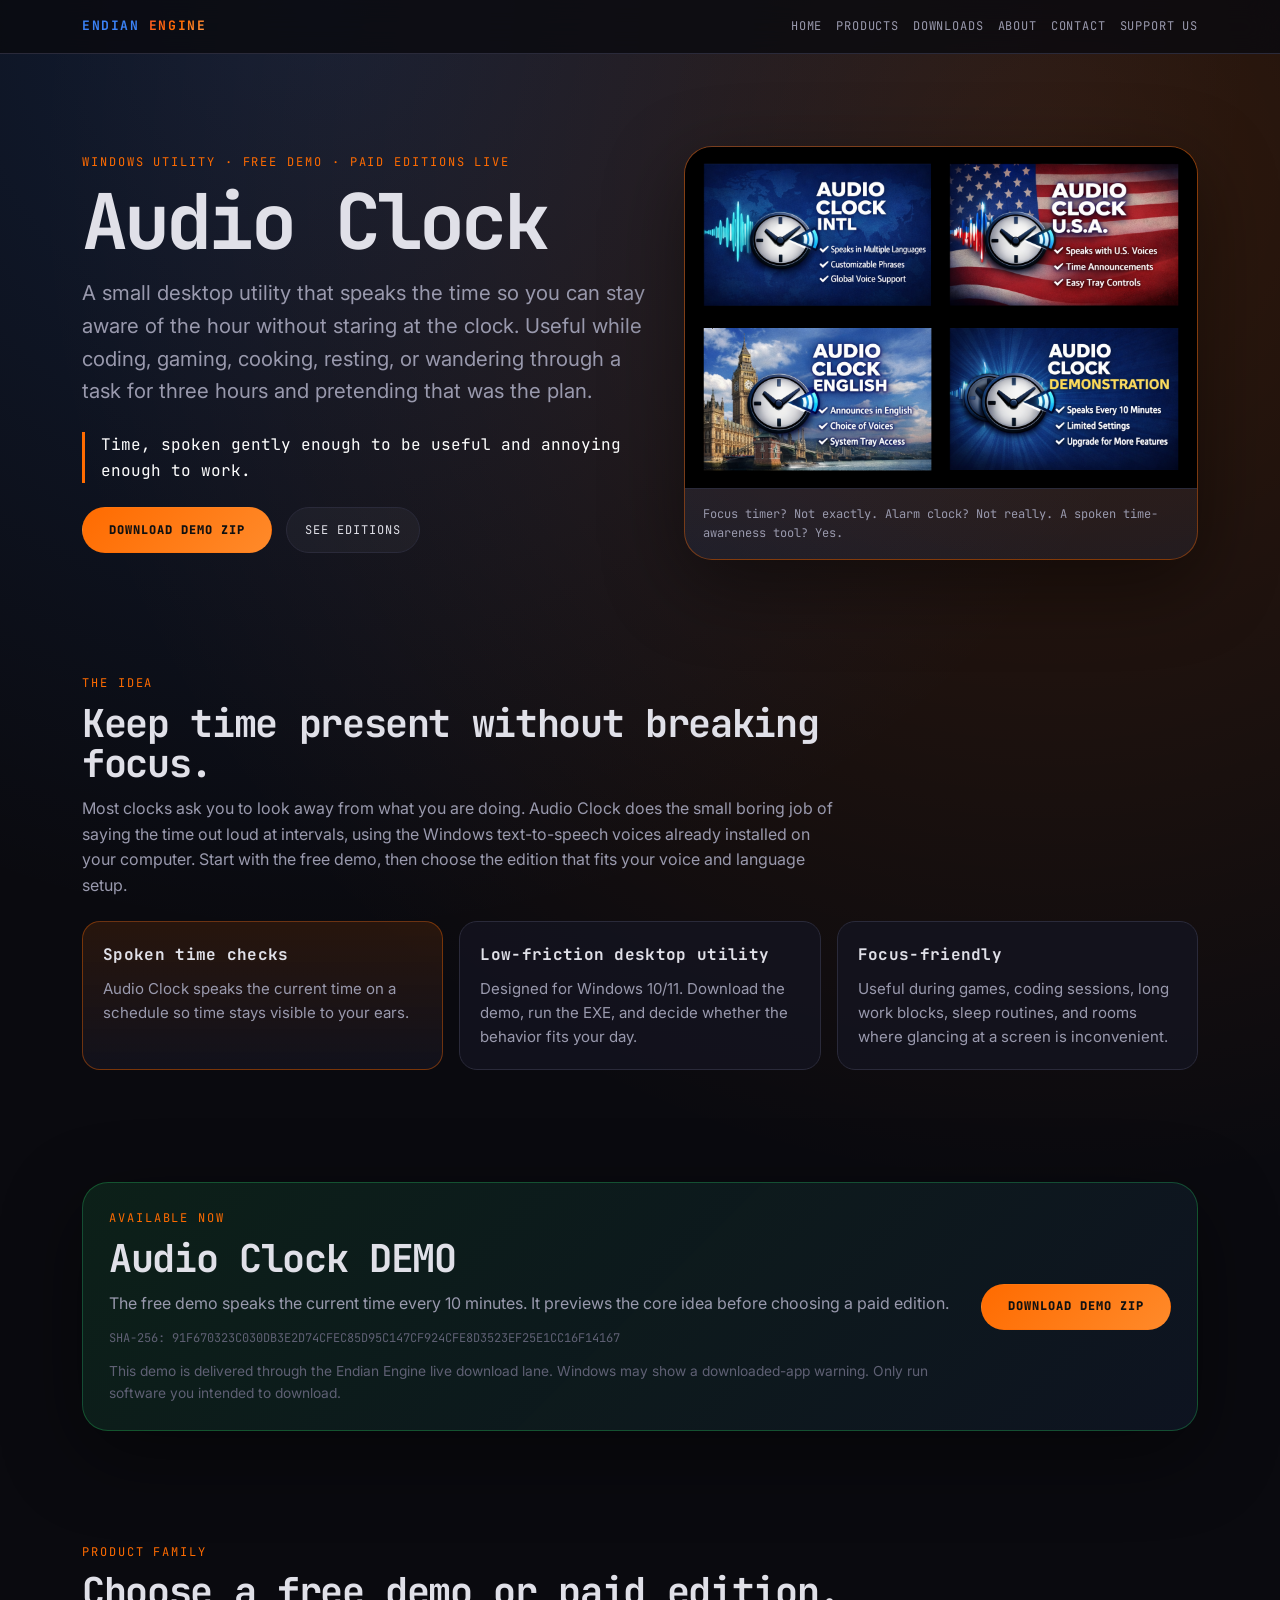
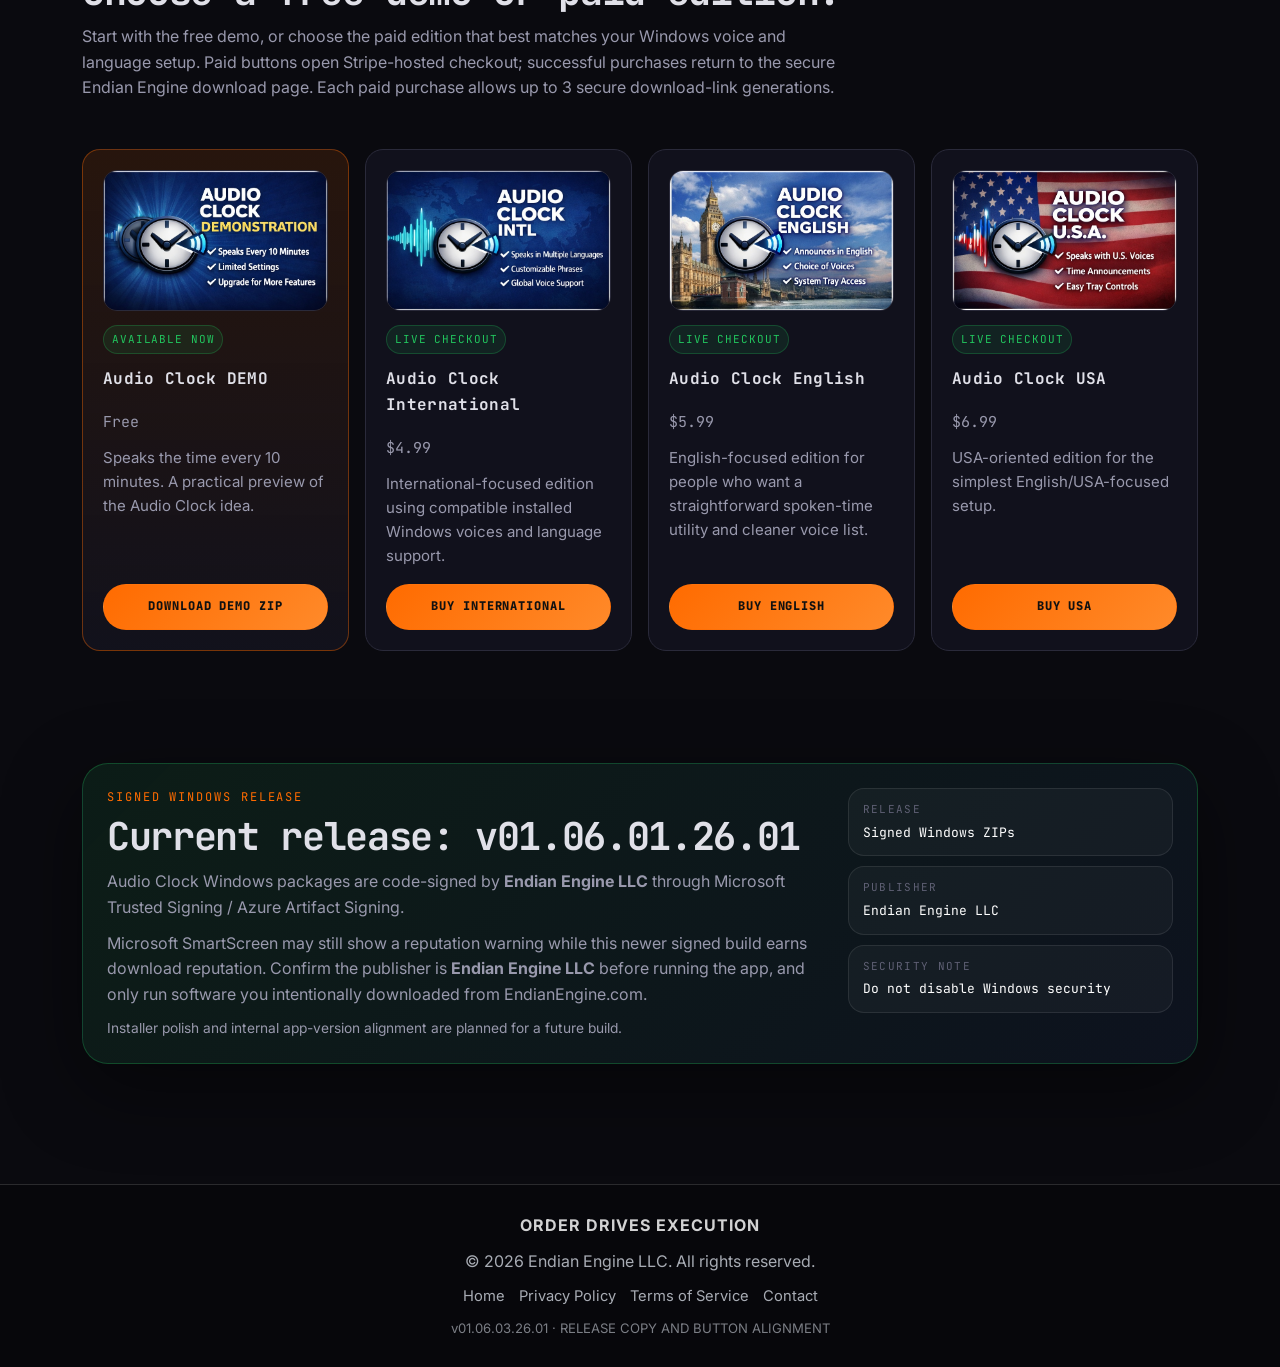
<file: audio-clock.html>
<!DOCTYPE html>
<html lang="en">
<head>
  <meta charset="UTF-8">
  <meta name="viewport" content="width=device-width, initial-scale=1.0">
  <title>Audio Clock — Endian Engine</title>
  <meta name="description" content="Audio Clock is an independent Windows utility from Endian Engine that speaks the time aloud. Download the free demo or choose International, English, or USA paid editions through Stripe Checkout.">
  <link rel="canonical" href="https://endianengine.com/audio-clock.html">

  <meta property="og:title" content="Audio Clock — Time, spoken without breaking focus">
  <meta property="og:description" content="A small Windows utility that speaks the time aloud. Download the free demo or buy paid editions through direct live Stripe Checkout.">
  <meta property="og:url" content="https://endianengine.com/audio-clock.html">
  <meta property="og:image" content="https://endianengine.com/assets/audio-clock-family.png">
  <meta property="og:type" content="website">
  <meta property="og:site_name" content="Endian Engine">
  <meta name="twitter:card" content="summary_large_image">

  <link rel="preconnect" href="https://fonts.googleapis.com">
  <link rel="preconnect" href="https://fonts.gstatic.com" crossorigin>
  <link href="https://fonts.googleapis.com/css2?family=JetBrains+Mono:wght@300;400;500;700&family=Inter:wght@300;400;500;600;700&display=swap" rel="stylesheet">

  <style>
    *, *::before, *::after { box-sizing: border-box; margin: 0; padding: 0; }
    :root {
      --bg:#0a0a0f; --surface:#0f0f18; --surface-2:#141420; --surface-3:#1a1a2a;
      --border:#2a2a3a; --border-hot:rgba(255,107,0,.38); --text:#e0e0e8;
      --muted:#9999ad; --faint:#5f6074; --orange:#ff6b00; --blue:#3b82f6;
      --green:#22c55e; --yellow:#eab308; --red:#ef4444;
      --mono:'JetBrains Mono','Courier New',monospace; --body:'Inter','Helvetica Neue',sans-serif;
      --radius:18px; --shadow:0 24px 80px rgba(0,0,0,.45);
    }
    html { scroll-behavior:smooth; scroll-padding-top:88px; }
    body { min-height:100vh; background:radial-gradient(circle at 25% 0%, rgba(59,130,246,.16), transparent 30%), radial-gradient(circle at 82% 6%, rgba(255,107,0,.16), transparent 34%), var(--bg); color:var(--text); font-family:var(--body); line-height:1.6; }
    a { color:inherit; }
    .brand-wordmark { white-space:nowrap; }
    .brand-endian { color:var(--blue); }
    .brand-engine { background:linear-gradient(135deg,#ff5a2a,#ff6b00,#ff9b4e); -webkit-background-clip:text; background-clip:text; color:transparent; }
    .topbar { position:sticky; top:0; z-index:10; backdrop-filter:blur(16px); background:rgba(10,10,15,.82); border-bottom:1px solid var(--border); }
    .topbar-inner { max-width:1160px; margin:0 auto; padding:16px 22px; display:flex; align-items:center; justify-content:space-between; gap:18px; }
    .logo { font-family:var(--mono); font-size:13px; letter-spacing:.12em; text-transform:uppercase; text-decoration:none; font-weight:700; }
    .nav { display:flex; gap:14px; flex-wrap:wrap; justify-content:flex-end; }
    .nav a { font-family:var(--mono); font-size:12px; letter-spacing:.07em; text-transform:uppercase; color:var(--muted); text-decoration:none; }
    .nav a:hover { color:var(--orange); }
    .shell { max-width:1160px; margin:0 auto; padding:0 22px; }
    .hero { padding:92px 0 58px; }
    .hero-grid { display:grid; grid-template-columns:minmax(0,1.05fr) minmax(320px,.95fr); gap:34px; align-items:center; }
    .kicker { font-family:var(--mono); font-size:12px; letter-spacing:.16em; text-transform:uppercase; color:var(--orange); margin-bottom:14px; }
    h1 { font-family:var(--mono); font-size:clamp(2.3rem,6vw,5.4rem); line-height:.95; letter-spacing:-.05em; margin-bottom:18px; }
    .subtitle { color:var(--muted); font-size:clamp(1.02rem,2vw,1.28rem); max-width:62ch; margin-bottom:24px; }
    .statement { border-left:3px solid var(--orange); padding-left:16px; color:#fff; font-family:var(--mono); font-size:1rem; margin:24px 0; }
    .actions { display:flex; gap:14px; flex-wrap:wrap; align-items:center; }
    .btn { display:inline-flex; align-items:center; justify-content:center; min-height:46px; padding:0 18px; border-radius:999px; font-family:var(--mono); font-size:12px; letter-spacing:.08em; text-transform:uppercase; text-decoration:none; border:1px solid var(--border); }
    .btn-wide { min-width:190px; }
    .btn-primary { background:linear-gradient(135deg,var(--orange),#ff8a2a); color:#111; font-weight:800; border-color:transparent; }
    .btn-secondary { background:rgba(255,255,255,.04); color:var(--text); }
    .btn-disabled { color:var(--faint); background:rgba(255,255,255,.03); border-color:rgba(255,255,255,.08); cursor:not-allowed; }
    .btn[aria-busy="true"] { opacity:.72; pointer-events:none; }
    .checkout-status { min-height:1.35em; margin-top:10px; font-family:var(--mono); font-size:12px; color:var(--muted); }
    .checkout-status.error { color:var(--red); }
    .hero-card { border:1px solid var(--border-hot); background:linear-gradient(180deg,rgba(255,107,0,.10),rgba(59,130,246,.08)); border-radius:28px; overflow:hidden; box-shadow:var(--shadow); }
    .hero-card img { display:block; width:100%; height:auto; }
    .hero-caption { padding:16px 18px; font-family:var(--mono); font-size:12px; color:var(--muted); border-top:1px solid var(--border); }
    section { padding:56px 0; }
    .section-head { max-width:760px; margin-bottom:22px; }
    .section-kicker { font-family:var(--mono); font-size:12px; letter-spacing:.16em; color:var(--orange); text-transform:uppercase; margin-bottom:10px; }
    h2 { font-family:var(--mono); font-size:clamp(1.65rem,3vw,2.55rem); line-height:1.05; letter-spacing:-.035em; margin-bottom:12px; }
    h3 { font-family:var(--mono); font-size:1rem; letter-spacing:.02em; margin-bottom:10px; }
    .muted { color:var(--muted); }
    .grid { display:grid; gap:16px; }
    .grid-3 { grid-template-columns:repeat(3,minmax(0,1fr)); }
    .grid-4 { grid-template-columns:repeat(4,minmax(0,1fr)); }
    .panel { background:rgba(20,20,32,.78); border:1px solid var(--border); border-radius:var(--radius); padding:20px; }
    .panel.hot { border-color:var(--border-hot); background:linear-gradient(180deg,rgba(255,107,0,.12),rgba(20,20,32,.78)); }
    .panel p, .panel li { color:var(--muted); font-size:.94rem; }
    ul { padding-left:18px; }
    li + li { margin-top:7px; }
    .family-card { display:flex; flex-direction:column; min-height:100%; }
    .family-card .actions { margin-top:auto; padding-top:16px; }
    .family-card .actions .btn { width:100%; }
    .family-card img { width:100%; aspect-ratio:16/10; object-fit:cover; border-radius:14px; border:1px solid var(--border); margin-bottom:14px; background:#111; }
    .badge { display:inline-flex; align-self:flex-start; font-family:var(--mono); font-size:11px; letter-spacing:.08em; text-transform:uppercase; padding:5px 8px; border-radius:999px; border:1px solid rgba(255,255,255,.16); color:var(--muted); margin-bottom:12px; }
    .badge.green { color:var(--green); background:rgba(34,197,94,.10); border-color:rgba(34,197,94,.25); }
    .badge.yellow { color:var(--yellow); background:rgba(234,179,8,.10); border-color:rgba(234,179,8,.25); }
    .price { font-family:var(--mono); color:#fff; margin:8px 0 12px; }
    .coming { opacity:.58; filter:saturate(.65); }
    .download-card { display:grid; grid-template-columns:minmax(0,1.2fr) auto; gap:24px; align-items:center; padding:26px; border-radius:26px; border:1px solid rgba(34,197,94,.32); background:linear-gradient(135deg,rgba(34,197,94,.12),rgba(59,130,246,.08)); box-shadow:var(--shadow); }
    .hash { margin-top:12px; font-family:var(--mono); font-size:12px; color:var(--faint); overflow-wrap:anywhere; }
    .fineprint { margin-top:12px; color:var(--faint); font-size:.86rem; }
    .mini-note { border:1px solid rgba(255,255,255,.10); background:rgba(255,255,255,.035); border-radius:16px; padding:16px; color:var(--muted); font-size:.92rem; }
    .trust-card { display:grid; grid-template-columns:minmax(0,1fr) minmax(220px,.45fr); gap:18px; align-items:start; border:1px solid rgba(34,197,94,.28); background:linear-gradient(135deg,rgba(34,197,94,.10),rgba(59,130,246,.07)); border-radius:26px; padding:24px; box-shadow:var(--shadow); }
    .trust-card p { color:var(--muted); margin-top:10px; }
    .trust-facts { display:grid; gap:10px; }
    .trust-fact { border:1px solid rgba(255,255,255,.09); background:rgba(255,255,255,.035); border-radius:16px; padding:12px 14px; }
    .trust-label { font-family:var(--mono); font-size:11px; letter-spacing:.12em; text-transform:uppercase; color:var(--faint); margin-bottom:4px; }
    .trust-value { color:#fff; font-family:var(--mono); font-size:13px; }
    .footer { border-top:1px solid var(--border); color:var(--faint); font-size:.86rem; padding:28px 0; text-align:center; }
    .footer a { color:var(--muted); text-decoration:none; }
    @media (max-width:900px) { .hero-grid, .download-card, .trust-card { grid-template-columns:1fr; } .grid-3, .grid-4 { grid-template-columns:1fr 1fr; } .download-card .actions { justify-content:flex-start; } }
    @media (max-width:620px) { .topbar-inner { align-items:flex-start; flex-direction:column; } .nav { display:none; } .grid-3, .grid-4 { grid-template-columns:1fr; } .hero { padding-top:54px; } }
  </style>
</head>
<body>
  <header class="topbar">
    <div class="topbar-inner">
      <a class="logo" href="./index.html"><span class="brand-wordmark"><span class="brand-endian">Endian</span> <span class="brand-engine">Engine</span></span></a>
      <nav class="nav" aria-label="Main navigation">
        <a href="./index.html">Home</a>
        <a href="./index.html#products">Products</a>
        <a href="./index.html#downloads">Downloads</a>
        <a href="./index.html#about">About</a>
        <a href="./index.html#contact">Contact</a>
        <a href="./index.html#support">Support Us</a>
      </nav>
    </div>
  </header>

  <main>
    <section class="hero">
      <div class="shell hero-grid">
        <div>
          <div class="kicker">Windows utility · Free demo · Paid editions live</div>
          <h1>Audio Clock</h1>
          <p class="subtitle">A small desktop utility that speaks the time so you can stay aware of the hour without staring at the clock. Useful while coding, gaming, cooking, resting, or wandering through a task for three hours and pretending that was the plan.</p>
          <div class="statement">Time, spoken gently enough to be useful and annoying enough to work.</div>
          <div class="actions">
            <a class="btn btn-primary btn-wide" href="https://app.endianengine.com/api/audio-clock/demo-download">Download Demo ZIP</a>
            <a class="btn btn-secondary" href="#family">See Editions</a>
          </div>
        </div>
        <div class="hero-card">
          <img src="./assets/audio-clock-family.png" alt="Audio Clock family artwork showing Demonstration, International, English, and U.S.A. editions" loading="eager">
          <div class="hero-caption">Focus timer? Not exactly. Alarm clock? Not really. A spoken time-awareness tool? Yes.</div>
        </div>
      </div>
    </section>

    <section id="idea">
      <div class="shell">
        <div class="section-head">
          <div class="section-kicker">The idea</div>
          <h2>Keep time present without breaking focus.</h2>
          <p class="muted">Most clocks ask you to look away from what you are doing. Audio Clock does the small boring job of saying the time out loud at intervals, using the Windows text-to-speech voices already installed on your computer. Start with the free demo, then choose the edition that fits your voice and language setup.</p>
        </div>
        <div class="grid grid-3">
          <div class="panel hot"><h3>Spoken time checks</h3><p>Audio Clock speaks the current time on a schedule so time stays visible to your ears.</p></div>
          <div class="panel"><h3>Low-friction desktop utility</h3><p>Designed for Windows 10/11. Download the demo, run the EXE, and decide whether the behavior fits your day.</p></div>
          <div class="panel"><h3>Focus-friendly</h3><p>Useful during games, coding sessions, long work blocks, sleep routines, and rooms where glancing at a screen is inconvenient.</p></div>
        </div>
      </div>
    </section>

    <section id="demo">
      <div class="shell">
        <div class="download-card">
          <div>
            <div class="section-kicker">Available now</div>
            <h2>Audio Clock DEMO</h2>
            <p class="muted">The free demo speaks the current time every 10 minutes. It previews the core idea before choosing a paid edition.</p>
            <div class="hash">SHA-256: 91F670323C030DB3E2D74CFEC85D95C147CF924CFE8D3523EF25E1CC16F14167</div>
            <p class="fineprint">This demo is delivered through the Endian Engine live download lane. Windows may show a downloaded-app warning. Only run software you intended to download.</p>
          </div>
          <div class="actions">
            <a class="btn btn-primary btn-wide" href="https://app.endianengine.com/api/audio-clock/demo-download">Download Demo ZIP</a>
          </div>
        </div>
      </div>
    </section>

    <section id="family">
      <div class="shell">
        <div class="section-head">
          <div class="section-kicker">Product family</div>
          <h2>Choose a free demo or paid edition.</h2>
          <p class="muted">Start with the free demo, or choose the paid edition that best matches your Windows voice and language setup. Paid buttons open Stripe-hosted checkout; successful purchases return to the secure Endian Engine download page. Each paid purchase allows up to 3 secure download-link generations.</p>
          <p id="checkout-status" class="checkout-status" aria-live="polite"></p>
        </div>
        <div class="grid grid-4">
          <article class="panel family-card hot">
            <img src="./assets/DEMO1.jpg" alt="Audio Clock Demo banner" loading="lazy">
            <span class="badge green">Available now</span>
            <h3>Audio Clock DEMO</h3>
            <p class="price">Free</p>
            <p>Speaks the time every 10 minutes. A practical preview of the Audio Clock idea.</p>
            <div class="actions"><a class="btn btn-primary" href="https://app.endianengine.com/api/audio-clock/demo-download">Download Demo ZIP</a></div>
          </article>
          <article class="panel family-card">
            <img src="./assets/INTL1.jpg" alt="Audio Clock International edition artwork" loading="lazy">
            <span class="badge green">Live checkout</span>
            <h3>Audio Clock International</h3>
            <p class="price">$4.99</p>
            <p>International-focused edition using compatible installed Windows voices and language support.</p>
            <div class="actions"><a class="btn btn-primary" href="https://app.endianengine.com/audio-clock" data-audio-clock-product="international" data-default-label="Buy International">Buy International</a></div>
          </article>
          <article class="panel family-card">
            <img src="./assets/EN.jpg" alt="Audio Clock English edition artwork" loading="lazy">
            <span class="badge green">Live checkout</span>
            <h3>Audio Clock English</h3>
            <p class="price">$5.99</p>
            <p>English-focused edition for people who want a straightforward spoken-time utility and cleaner voice list.</p>
            <div class="actions"><a class="btn btn-primary" href="https://app.endianengine.com/audio-clock" data-audio-clock-product="english" data-default-label="Buy English">Buy English</a></div>
          </article>
          <article class="panel family-card">
            <img src="./assets/USA.jpg" alt="Audio Clock USA edition artwork" loading="lazy">
            <span class="badge green">Live checkout</span>
            <h3>Audio Clock USA</h3>
            <p class="price">$6.99</p>
            <p>USA-oriented edition for the simplest English/USA-focused setup.</p>
            <div class="actions"><a class="btn btn-primary" href="https://app.endianengine.com/audio-clock" data-audio-clock-product="usa" data-default-label="Buy USA">Buy USA</a></div>
          </article>
        </div>
      </div>
    </section>
    <section id="audio-clock-signed-release" aria-labelledby="audio-clock-signed-release-title">
      <div class="shell">
        <div class="trust-card">
          <div>
            <div class="section-kicker">Signed Windows release</div>
            <h2 id="audio-clock-signed-release-title">Current release: v01.06.01.26.01</h2>
            <p>Audio Clock Windows packages are code-signed by <strong>Endian Engine LLC</strong> through Microsoft Trusted Signing / Azure Artifact Signing.</p>
            <p>Microsoft SmartScreen may still show a reputation warning while this newer signed build earns download reputation. Confirm the publisher is <strong>Endian Engine LLC</strong> before running the app, and only run software you intentionally downloaded from EndianEngine.com.</p>
            <p class="fineprint">Installer polish and internal app-version alignment are planned for a future build.</p>
          </div>
          <div class="trust-facts" aria-label="Audio Clock release facts">
            <div class="trust-fact">
              <div class="trust-label">Release</div>
              <div class="trust-value">Signed Windows ZIPs</div>
            </div>
            <div class="trust-fact">
              <div class="trust-label">Publisher</div>
              <div class="trust-value">Endian Engine LLC</div>
            </div>
            <div class="trust-fact">
              <div class="trust-label">Security note</div>
              <div class="trust-value">Do not disable Windows security</div>
            </div>
          </div>
        </div>
      </div>
    </section>
</main>

  <footer class="site-legal-footer" style="margin-top:64px; padding:28px 18px; border-top:1px solid rgba(255,255,255,.14); background:rgba(0,0,0,.28); color:rgba(230,235,245,.72); font-family:Inter, Segoe UI, Arial, sans-serif; text-align:center;">
  <div style="max-width:1120px; margin:0 auto; display:flex; flex-direction:column; gap:10px; align-items:center;">
    <div style="font-weight:700; letter-spacing:.06em; text-transform:uppercase; color:rgba(255,255,255,.82);">Order Drives Execution</div>
    <div>&copy; 2026 Endian Engine LLC. All rights reserved.</div>
    <nav aria-label="Legal and site links" style="display:flex; gap:14px; flex-wrap:wrap; justify-content:center; font-size:.92rem;">
      <a href="./index.html" style="color:inherit; text-decoration:none;">Home</a>
      <a href="./privacy.html" style="color:inherit; text-decoration:none;">Privacy Policy</a>
      <a href="./terms.html" style="color:inherit; text-decoration:none;">Terms of Service</a>
      <a href="mailto:contact@endianengine.com" style="color:inherit; text-decoration:none;">Contact</a>
    </nav>
    <div style="font-size:.82rem; color:rgba(230,235,245,.52);">v01.06.03.26.01 · RELEASE COPY AND BUTTON ALIGNMENT</div>
  </div>
</footer>

  <script>
    (() => {
      const CHECKOUT_ENDPOINT = "https://app.endianengine.com/api/audio-clock/create-checkout-session";
      const status = document.getElementById("checkout-status");
      const buttons = document.querySelectorAll("[data-audio-clock-product]");

      function setStatus(message, isError = false) {
        if (!status) return;
        status.textContent = message || "";
        status.classList.toggle("error", Boolean(isError));
      }

      buttons.forEach((button) => {
        button.addEventListener("click", async (event) => {
          event.preventDefault();

          const productKey = button.getAttribute("data-audio-clock-product");
          const defaultLabel = button.getAttribute("data-default-label") || button.textContent || "Buy";

          if (!productKey) {
            window.location.href = button.href;
            return;
          }

          button.setAttribute("aria-busy", "true");
          button.textContent = "Opening Stripe...";
          setStatus("Opening secure Stripe Checkout...");

          try {
            const response = await fetch(CHECKOUT_ENDPOINT, {
              method: "POST",
              headers: { "Content-Type": "application/json" },
              body: JSON.stringify({ productKey })
            });

            const data = await response.json().catch(() => null);

            if (!response.ok || !data?.ok || !data?.checkoutUrl) {
              throw new Error(data?.error || "Checkout did not return a Stripe URL.");
            }

            window.location.assign(data.checkoutUrl);
          } catch (error) {
            console.error("Audio Clock checkout failed", error);
            button.removeAttribute("aria-busy");
            button.textContent = defaultLabel;
            setStatus("Checkout did not open. Please try again, or contact contact@endianengine.com for help.", true);
          }
        });
      });
    })();
  </script>
</body>
</html>
</file>
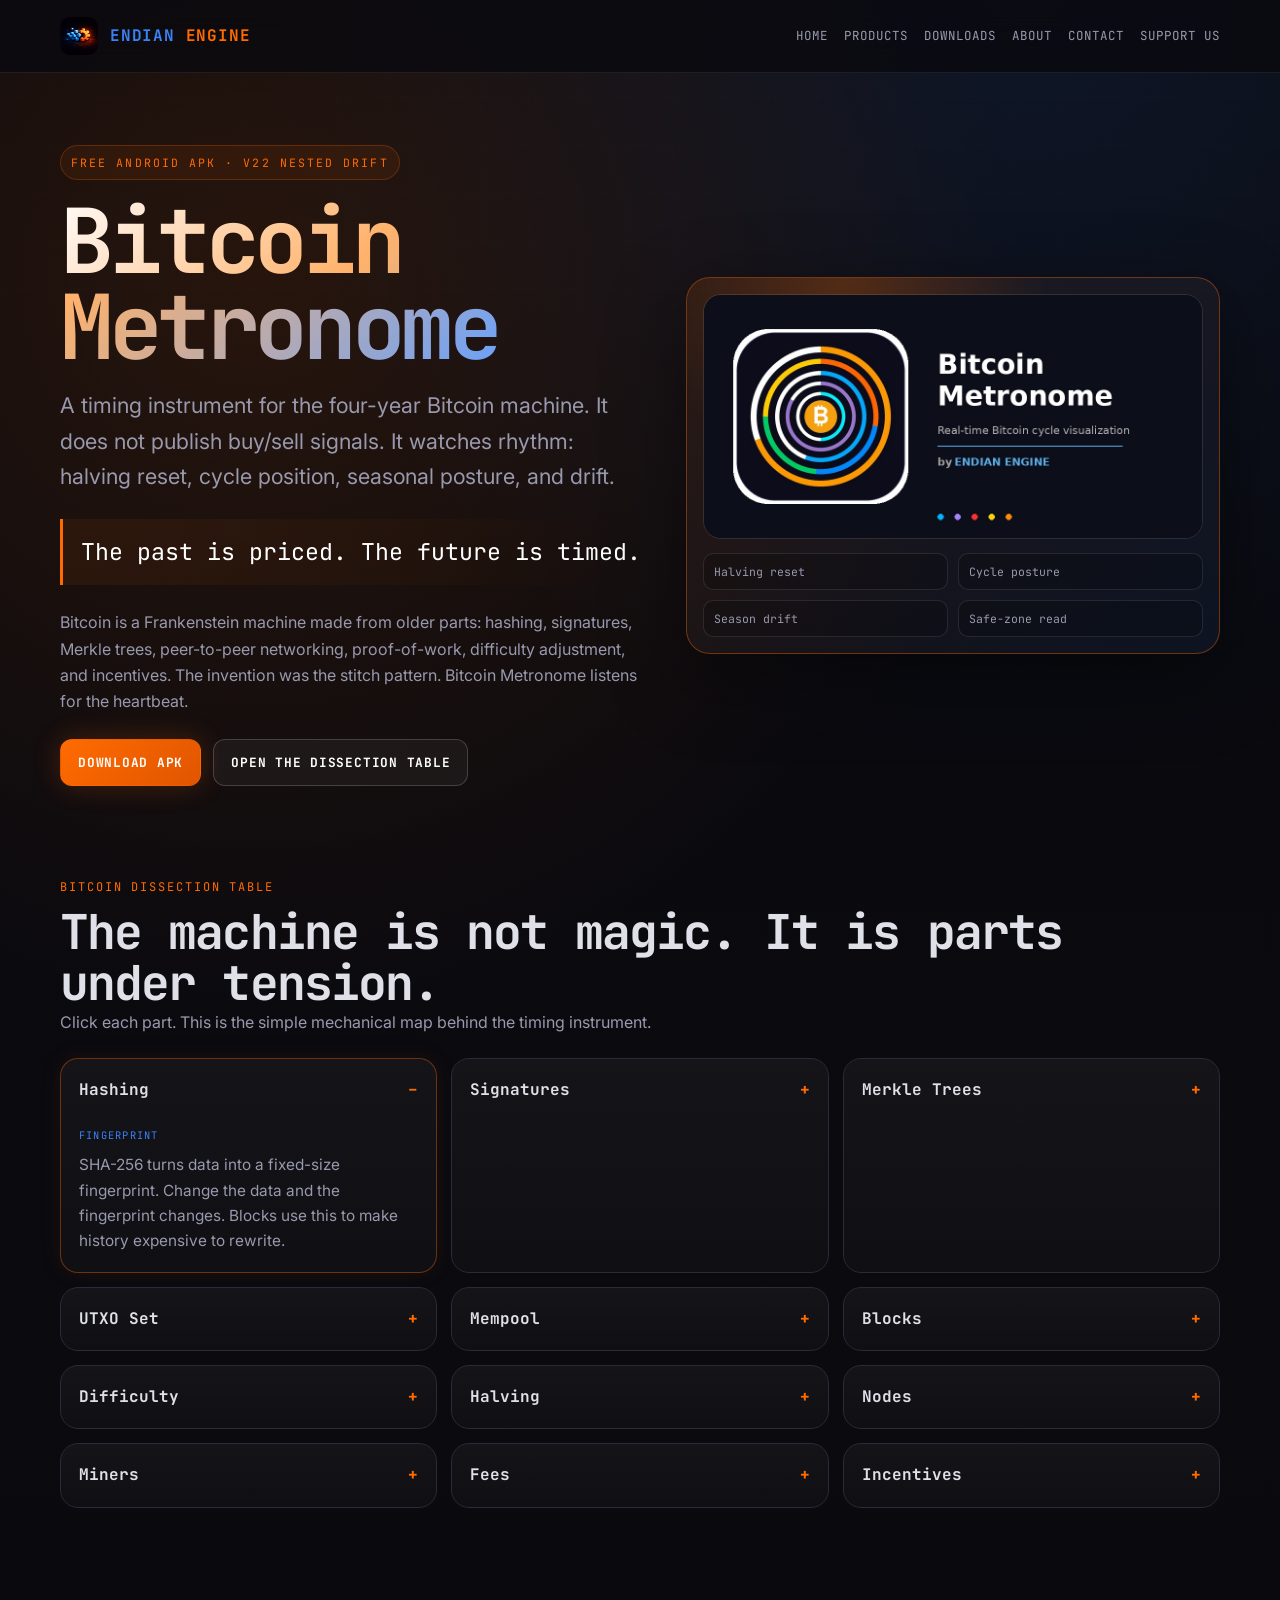
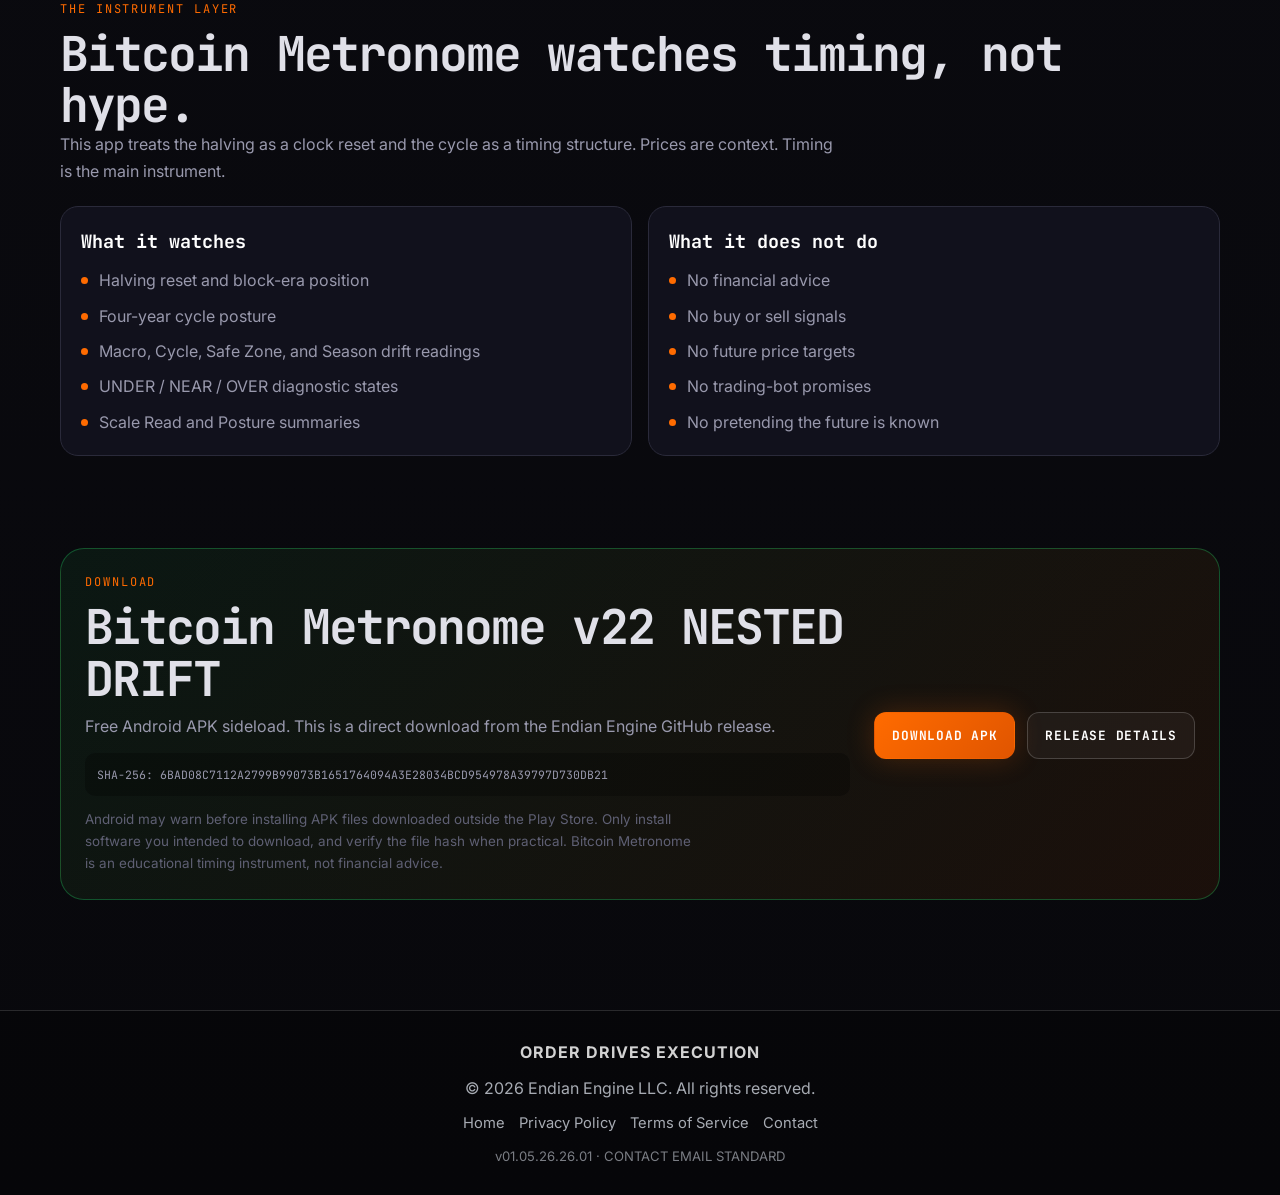
<file: bitcoin-metronome.html>
<!DOCTYPE html>
<html lang="en">
<head>
  <meta charset="UTF-8">
  <meta name="viewport" content="width=device-width, initial-scale=1.0">
  <title>Bitcoin Metronome — Endian Engine</title>
  <meta name="description" content="Bitcoin Metronome is a timing instrument for the four-year Bitcoin machine. Explore hashing, signatures, blocks, difficulty, halving, and cycle timing in one visual dissection table.">
  <link rel="canonical" href="https://endianengine.com/bitcoin-metronome.html">

  <meta property="og:title" content="Bitcoin Metronome — The Clock Inside the Bitcoin Machine">
  <meta property="og:description" content="Bitcoin is a machine made from older parts. Bitcoin Metronome listens for the heartbeat.">
  <meta property="og:url" content="https://endianengine.com/bitcoin-metronome.html">
  <meta property="og:image" content="https://endianengine.com/assets/btc-metronome-feature.jpg">
  <meta property="og:type" content="website">
  <meta property="og:site_name" content="Endian Engine">
  <meta name="twitter:card" content="summary_large_image">

  <link rel="preconnect" href="https://fonts.googleapis.com">
  <link rel="preconnect" href="https://fonts.gstatic.com" crossorigin>
  <link href="https://fonts.googleapis.com/css2?family=JetBrains+Mono:wght@300;400;500;700&family=Inter:wght@300;400;500;600;700&display=swap" rel="stylesheet">

  <style>
    *, *::before, *::after { box-sizing: border-box; margin: 0; padding: 0; }
    :root {
      --bg:#0a0a0f; --surface:#0f0f18; --surface-2:#141420; --surface-3:#1a1a2a;
      --border:#2a2a3a; --border-hot:rgba(255,107,0,.38); --text:#e0e0e8;
      --muted:#9999ad; --faint:#5f6074; --orange:#ff6b00; --blue:#3b82f6;
      --green:#22c55e; --yellow:#eab308; --red:#ef4444;
      --mono:'JetBrains Mono','Courier New',monospace; --body:'Inter','Helvetica Neue',sans-serif;
      --radius:18px; --shadow:0 24px 80px rgba(0,0,0,.45);
    }
    html { scroll-behavior:smooth; scroll-padding-top:88px; }
    body { min-height:100vh; font-family:var(--body); color:var(--text); background:
      radial-gradient(circle at 20% 10%, rgba(255,107,0,.12), transparent 28%),
      radial-gradient(circle at 80% 0%, rgba(59,130,246,.11), transparent 26%),
      linear-gradient(180deg, #09090e 0%, #0a0a0f 48%, #08080c 100%); line-height:1.65; }
    body::before { content:""; position:fixed; inset:0; pointer-events:none; opacity:.22; background-image:
      linear-gradient(rgba(255,255,255,.055) 1px, transparent 1px),
      linear-gradient(90deg, rgba(255,255,255,.055) 1px, transparent 1px); background-size:48px 48px; mask-image:linear-gradient(to bottom, black, transparent 88%); }
    a { color:inherit; }
    img { max-width:100%; display:block; }
    .shell { width:min(1160px, calc(100% - 32px)); margin:0 auto; position:relative; z-index:1; }
    .topbar { position:sticky; top:0; z-index:10; border-bottom:1px solid rgba(255,255,255,.08); background:rgba(10,10,15,.82); backdrop-filter:blur(16px); }
    .topbar-inner { height:72px; display:flex; align-items:center; justify-content:space-between; gap:20px; }
    .brand { display:flex; align-items:center; gap:12px; text-decoration:none; font-family:var(--mono); font-weight:700; letter-spacing:.05em; text-transform:uppercase; }
    .brand img { width:38px; height:38px; border-radius:10px; }
    .brand .endian { color:var(--blue); } .brand .engine { color:var(--orange); }
    .nav { display:flex; align-items:center; gap:16px; font-family:var(--mono); font-size:.78rem; text-transform:uppercase; letter-spacing:.08em; color:var(--muted); }
    .nav a { text-decoration:none; } .nav a:hover { color:var(--orange); }

    .hero { padding:72px 0 46px; }
    .hero-grid { display:grid; grid-template-columns:1.05fr .95fr; gap:36px; align-items:center; }
    .eyebrow { display:inline-flex; align-items:center; gap:8px; font-family:var(--mono); font-size:.72rem; color:var(--orange); text-transform:uppercase; letter-spacing:.18em; border:1px solid rgba(255,107,0,.24); background:rgba(255,107,0,.08); padding:7px 10px; border-radius:999px; margin-bottom:18px; }
    h1 { font-family:var(--mono); font-size:clamp(2.55rem, 7vw, 5.8rem); line-height:.96; letter-spacing:-.06em; margin-bottom:18px; }
    .gradient-text { background:linear-gradient(135deg, #fff 0%, #ffb26b 42%, #65a1ff 100%); -webkit-background-clip:text; background-clip:text; color:transparent; }
    .hero-sub { font-size:clamp(1.05rem, 2vw, 1.35rem); color:var(--muted); max-width:63ch; margin-bottom:24px; }
    .thesis { font-family:var(--mono); font-size:clamp(1rem, 2vw, 1.45rem); color:#fff; border-left:3px solid var(--orange); padding:14px 0 14px 18px; margin:24px 0; background:linear-gradient(90deg, rgba(255,107,0,.08), transparent); }
    .actions { display:flex; gap:12px; flex-wrap:wrap; margin-top:24px; }
    .btn { display:inline-flex; align-items:center; justify-content:center; gap:10px; min-height:46px; padding:12px 17px; border-radius:12px; font-family:var(--mono); font-weight:700; letter-spacing:.06em; text-transform:uppercase; font-size:.8rem; text-decoration:none; border:1px solid transparent; }
    .btn-primary { background:linear-gradient(135deg, var(--orange), #e05500); color:white; box-shadow:0 0 28px rgba(255,107,0,.22); }
    .btn-secondary { border-color:rgba(255,255,255,.18); background:rgba(255,255,255,.045); color:#fff; }
    .btn:hover { transform:translateY(-1px); }
    .hero-card { position:relative; border:1px solid var(--border-hot); border-radius:24px; background:linear-gradient(145deg, rgba(255,107,0,.08), rgba(59,130,246,.07)); padding:16px; box-shadow:var(--shadow); overflow:hidden; }
    .hero-card::before { content:""; position:absolute; inset:0; background:radial-gradient(circle at 30% 0%, rgba(255,107,0,.22), transparent 38%); pointer-events:none; }
    .hero-card img { border-radius:18px; border:1px solid rgba(255,255,255,.1); position:relative; z-index:1; }
    .machine-tags { display:grid; grid-template-columns:repeat(2,1fr); gap:10px; margin-top:14px; position:relative; z-index:1; }
    .machine-tags span { font-family:var(--mono); font-size:.72rem; color:var(--muted); border:1px solid rgba(255,255,255,.1); border-radius:10px; padding:8px 10px; background:rgba(0,0,0,.18); }

    section { padding:46px 0; }
    .section-head { margin-bottom:22px; }
    .section-kicker { font-family:var(--mono); color:var(--orange); font-size:.75rem; text-transform:uppercase; letter-spacing:.16em; margin-bottom:8px; }
    h2 { font-family:var(--mono); font-size:clamp(1.75rem, 4vw, 3rem); line-height:1.08; letter-spacing:-.04em; }
    .muted { color:var(--muted); max-width:78ch; }

    .dissection-grid { display:grid; grid-template-columns:repeat(3,1fr); gap:14px; }
    details.part { border:1px solid var(--border); border-radius:var(--radius); background:linear-gradient(180deg, rgba(255,255,255,.045), rgba(255,255,255,.025)); overflow:hidden; }
    details.part[open] { border-color:var(--border-hot); box-shadow:0 0 24px rgba(255,107,0,.08); }
    details.part summary { list-style:none; cursor:pointer; padding:18px; display:flex; justify-content:space-between; gap:16px; font-family:var(--mono); font-weight:700; }
    details.part summary::-webkit-details-marker { display:none; }
    details.part summary::after { content:"+"; color:var(--orange); } details.part[open] summary::after { content:"–"; }
    .part-body { padding:0 18px 18px; color:var(--muted); font-size:.96rem; }
    .part-role { display:inline-block; font-family:var(--mono); font-size:.65rem; letter-spacing:.12em; text-transform:uppercase; color:var(--blue); margin-bottom:8px; }

    .metronome-panel { display:grid; grid-template-columns:1fr 1fr; gap:16px; }
    .panel { border:1px solid var(--border); border-radius:var(--radius); padding:20px; background:rgba(20,20,32,.82); }
    .panel h3 { font-family:var(--mono); font-size:1.15rem; margin-bottom:10px; color:#fff; }
    .panel ul { list-style:none; display:grid; gap:9px; color:var(--muted); }
    .panel li { padding-left:18px; position:relative; }
    .panel li::before { content:""; width:7px; height:7px; border-radius:50%; background:var(--orange); position:absolute; left:0; top:.62em; }

    .download-card { display:grid; grid-template-columns:1fr auto; gap:24px; align-items:center; border:1px solid rgba(34,197,94,.35); border-radius:24px; padding:24px; background:linear-gradient(135deg, rgba(34,197,94,.08), rgba(255,107,0,.08)); }
    .download-card h2 { margin-bottom:8px; }
    .hash { margin-top:14px; padding:12px; border-radius:10px; background:rgba(0,0,0,.28); color:var(--muted); font-family:var(--mono); font-size:.72rem; overflow-wrap:anywhere; }
    .fineprint { font-size:.84rem; color:var(--faint); margin-top:12px; max-width:76ch; }
    .footer { border-top:1px solid rgba(255,255,255,.08); padding:34px 0; color:var(--faint); font-family:var(--mono); font-size:.78rem; }

    @media (max-width: 860px) {
      .hero-grid, .metronome-panel, .download-card { grid-template-columns:1fr; }
      .dissection-grid { grid-template-columns:1fr; }
      .nav { display:none; }
      .machine-tags { grid-template-columns:1fr; }
      .download-card { align-items:stretch; }
    }
  </style>
</head>
<body>
  <header class="topbar">
    <div class="shell topbar-inner">
      <a href="./index.html" class="brand" aria-label="Endian Engine home">
        <img src="./assets/logo-icon.jpg" alt="Endian Engine logo">
        <span><span class="endian">Endian</span> <span class="engine">Engine</span></span>
      </a>
      <nav class="nav" aria-label="Main navigation">
        <a href="./index.html">Home</a>
        <a href="./index.html#products">Products</a>
        <a href="./index.html#downloads">Downloads</a>
        <a href="./index.html#about">About</a>
        <a href="./index.html#contact">Contact</a>
        <a href="./index.html#support">Support Us</a>
      </nav>
    </div>
  </header>

  <main>
    <section class="hero">
      <div class="shell hero-grid">
        <div>
          <div class="eyebrow">Free Android APK · v22 Nested Drift</div>
          <h1><span class="gradient-text">Bitcoin Metronome</span></h1>
          <p class="hero-sub">A timing instrument for the four-year Bitcoin machine. It does not publish buy/sell signals. It watches rhythm: halving reset, cycle position, seasonal posture, and drift.</p>
          <div class="thesis">The past is priced. The future is timed.</div>
          <p class="muted">Bitcoin is a Frankenstein machine made from older parts: hashing, signatures, Merkle trees, peer-to-peer networking, proof-of-work, difficulty adjustment, and incentives. The invention was the stitch pattern. Bitcoin Metronome listens for the heartbeat.</p>
          <div class="actions">
            <a class="btn btn-primary" href="#download">Download APK</a>
            <a class="btn btn-secondary" href="#machine">Open the Dissection Table</a>
          </div>
        </div>
        <div class="hero-card" aria-label="Bitcoin Metronome visual card">
          <img src="./assets/btc-metronome-feature.jpg" alt="Bitcoin Metronome circular timing display">
          <div class="machine-tags" aria-label="Timing layers">
            <span>Halving reset</span><span>Cycle posture</span><span>Season drift</span><span>Safe-zone read</span>
          </div>
        </div>
      </div>
    </section>

    <section id="machine">
      <div class="shell">
        <div class="section-head">
          <div class="section-kicker">Bitcoin Dissection Table</div>
          <h2>The machine is not magic. It is parts under tension.</h2>
          <p class="muted">Click each part. This is the simple mechanical map behind the timing instrument.</p>
        </div>
        <div class="dissection-grid">
          <details class="part" open><summary>Hashing</summary><div class="part-body"><span class="part-role">Fingerprint</span><p>SHA-256 turns data into a fixed-size fingerprint. Change the data and the fingerprint changes. Blocks use this to make history expensive to rewrite.</p></div></details>
          <details class="part"><summary>Signatures</summary><div class="part-body"><span class="part-role">Authority</span><p>Private keys authorize spending. Public keys let the network verify the authorization without learning the private key.</p></div></details>
          <details class="part"><summary>Merkle Trees</summary><div class="part-body"><span class="part-role">Compression</span><p>Transactions are folded into a Merkle root: one compact commitment that represents the block's transaction set.</p></div></details>
          <details class="part"><summary>UTXO Set</summary><div class="part-body"><span class="part-role">Spendable State</span><p>Bitcoin does not track account balances like a bank ledger. It tracks unspent outputs: pieces of value that can be spent if the correct signature is supplied.</p></div></details>
          <details class="part"><summary>Mempool</summary><div class="part-body"><span class="part-role">Waiting Room</span><p>Valid transactions wait in node mempools before miners choose some of them for the next block.</p></div></details>
          <details class="part"><summary>Blocks</summary><div class="part-body"><span class="part-role">Time Capsules</span><p>Blocks batch transactions, link to the previous block, and add work. The chain becomes a timeline with a cost attached.</p></div></details>
          <details class="part"><summary>Difficulty</summary><div class="part-body"><span class="part-role">Tempo Control</span><p>Difficulty retargeting tries to keep the long-run block rhythm near ten minutes, even when mining power changes.</p></div></details>
          <details class="part"><summary>Halving</summary><div class="part-body"><span class="part-role">Supply Clock</span><p>Every 210,000 blocks, new issuance steps down. This gives Bitcoin its four-year machine rhythm.</p></div></details>
          <details class="part"><summary>Nodes</summary><div class="part-body"><span class="part-role">Rule Judges</span><p>Nodes enforce the rules. Miners propose blocks; nodes decide whether those blocks are valid.</p></div></details>
          <details class="part"><summary>Miners</summary><div class="part-body"><span class="part-role">Block Proposers</span><p>Miners spend energy to find valid blocks. They earn subsidy and fees when the network accepts the block.</p></div></details>
          <details class="part"><summary>Fees</summary><div class="part-body"><span class="part-role">Toll + Anti-Spam</span><p>Fees prioritize block space and help discourage spam. Over time, they matter more as subsidy falls.</p></div></details>
          <details class="part"><summary>Incentives</summary><div class="part-body"><span class="part-role">The Stitching</span><p>The pieces work because the incentives make cheating costly and following the rules useful.</p></div></details>
        </div>
      </div>
    </section>

    <section id="metronome">
      <div class="shell">
        <div class="section-head">
          <div class="section-kicker">The Instrument Layer</div>
          <h2>Bitcoin Metronome watches timing, not hype.</h2>
          <p class="muted">This app treats the halving as a clock reset and the cycle as a timing structure. Prices are context. Timing is the main instrument.</p>
        </div>
        <div class="metronome-panel">
          <div class="panel">
            <h3>What it watches</h3>
            <ul>
              <li>Halving reset and block-era position</li>
              <li>Four-year cycle posture</li>
              <li>Macro, Cycle, Safe Zone, and Season drift readings</li>
              <li>UNDER / NEAR / OVER diagnostic states</li>
              <li>Scale Read and Posture summaries</li>
            </ul>
          </div>
          <div class="panel">
            <h3>What it does not do</h3>
            <ul>
              <li>No financial advice</li>
              <li>No buy or sell signals</li>
              <li>No future price targets</li>
              <li>No trading-bot promises</li>
              <li>No pretending the future is known</li>
            </ul>
          </div>
        </div>
      </div>
    </section>

    <section id="download">
      <div class="shell">
        <div class="download-card">
          <div>
            <div class="section-kicker">Download</div>
            <h2>Bitcoin Metronome v22 NESTED DRIFT</h2>
            <p class="muted">Free Android APK sideload. This is a direct download from the Endian Engine GitHub release.</p>
            <div class="hash">SHA-256: 6BAD08C7112A2799B99073B1651764094A3E28034BCD954978A39797D730DB21</div>
            <p class="fineprint">Android may warn before installing APK files downloaded outside the Play Store. Only install software you intended to download, and verify the file hash when practical. Bitcoin Metronome is an educational timing instrument, not financial advice.</p>
          </div>
          <div class="actions">
            <a class="btn btn-primary" href="https://github.com/LoneNucleus/endianengine.com/releases/download/btc-metronome-v22/Bitcoin_Metronome_v22_NESTED_DRIFT.apk">Download APK</a>
            <a class="btn btn-secondary" href="https://github.com/LoneNucleus/endianengine.com/releases/tag/btc-metronome-v22" target="_blank" rel="noopener noreferrer">Release Details</a>
          </div>
        </div>
      </div>
    </section>
  </main>

  <footer class="site-legal-footer" style="margin-top:64px; padding:28px 18px; border-top:1px solid rgba(255,255,255,.14); background:rgba(0,0,0,.28); color:rgba(230,235,245,.72); font-family:Inter, Segoe UI, Arial, sans-serif; text-align:center;">
  <div style="max-width:1120px; margin:0 auto; display:flex; flex-direction:column; gap:10px; align-items:center;">
    <div style="font-weight:700; letter-spacing:.06em; text-transform:uppercase; color:rgba(255,255,255,.82);">Order Drives Execution</div>
    <div>&copy; 2026 Endian Engine LLC. All rights reserved.</div>
    <nav aria-label="Legal and site links" style="display:flex; gap:14px; flex-wrap:wrap; justify-content:center; font-size:.92rem;">
      <a href="./index.html" style="color:inherit; text-decoration:none;">Home</a>
      <a href="./privacy.html" style="color:inherit; text-decoration:none;">Privacy Policy</a>
      <a href="./terms.html" style="color:inherit; text-decoration:none;">Terms of Service</a>
      <a href="mailto:contact@endianengine.com" style="color:inherit; text-decoration:none;">Contact</a>
    </nav>
    <div style="font-size:.82rem; color:rgba(230,235,245,.52);">v01.05.26.26.01 · CONTACT EMAIL STANDARD</div>
  </div>
</footer>
</body>
</html>
</file>
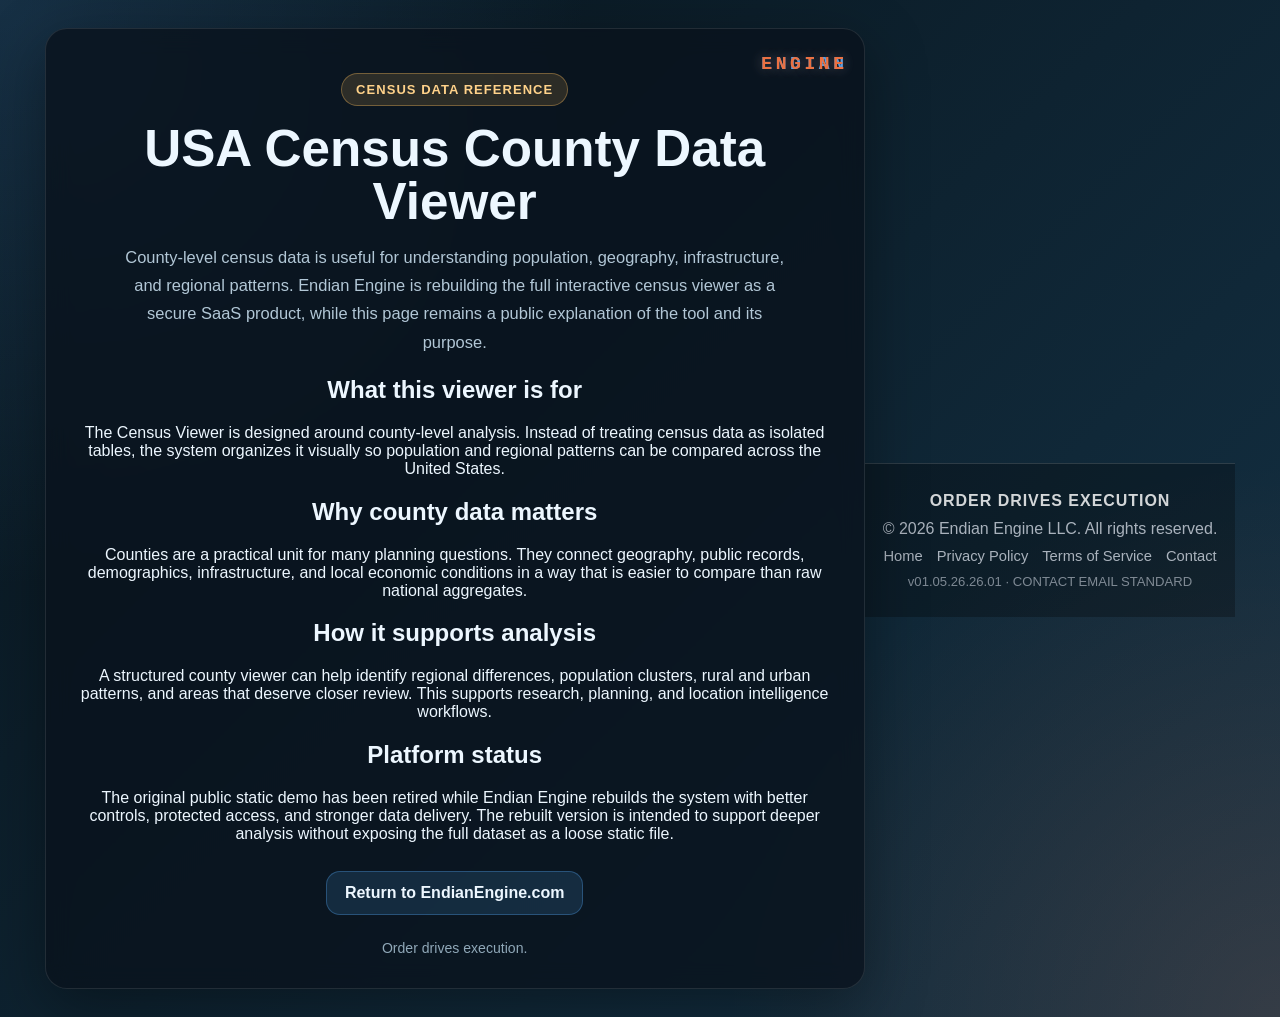
<file: census-viewer.html>
<!DOCTYPE html>
<html lang="en">
<head>
  <meta charset="UTF-8" />
  <meta name="viewport" content="width=device-width, initial-scale=1.0" />
  <title>USA Census County Data Viewer | Endian Engine</title>
  <meta name="description" content="Explore how county-level census data can be organized for geographic analysis, demographic comparison, and location intelligence workflows." />
  <link rel="canonical" href="https://endianengine.com/census-viewer.html" />
  <style>
    :root {
      --bg-1: #08141c;
      --bg-2: #143246;
      --panel: rgba(9, 18, 28, 0.79);
      --border: rgba(255,255,255,0.10);
      --text: #edf7ff;
      --muted: #b2c7d6;
      --blue: #59b0ff;
      --orange: #ff7a45;
      --badge-bg: rgba(255, 190, 92, 0.14);
      --badge-border: rgba(255, 190, 92, 0.35);
      --badge-text: #ffd28a;
      --button-bg: rgba(89, 176, 255, 0.14);
      --button-border: rgba(89, 176, 255, 0.30);
      --button-hover: rgba(89, 176, 255, 0.22);
      --shadow: 0 18px 60px rgba(0,0,0,0.36);
      --radius: 22px;
    }

    * { box-sizing: border-box; }

    html, body {
      margin: 0;
      min-height: 100%;
      font-family: Inter, Segoe UI, Arial, sans-serif;
      color: var(--text);
      background:
        radial-gradient(circle at top left, rgba(89,176,255,0.18), transparent 36%),
        radial-gradient(circle at bottom right, rgba(255,122,69,0.14), transparent 34%),
        linear-gradient(135deg, var(--bg-1), var(--bg-2));
    }

    body {
      min-height: 100vh;
      display: flex;
      align-items: center;
      justify-content: center;
      padding: 28px;
      position: relative;
      overflow: hidden;
    }

    .shell {
      width: 100%;
      max-width: 820px;
      background: var(--panel);
      border: 1px solid var(--border);
      border-radius: var(--radius);
      box-shadow: var(--shadow);
      backdrop-filter: blur(12px);
      padding: 34px 30px 28px;
      text-align: center;
      position: relative;
    }

    .brand-mark {
      position: absolute;
      top: 14px;
      right: 16px;
      width: 132px;
      height: 42px;
      opacity: 0.92;
      pointer-events: none;
    }

    .brand-mark .word {
      position: absolute;
      inset: 0;
      display: flex;
      align-items: center;
      justify-content: flex-end;
      font-family: "Courier New", monospace;
      font-weight: 700;
      font-size: 18px;
      letter-spacing: 0.20em;
      text-transform: uppercase;
      line-height: 1;
    }

    .brand-mark .endian {
      color: var(--blue);
      text-shadow: 0 0 14px rgba(89,176,255,0.32);
      animation: fadeEndian 12s infinite;
    }

    .brand-mark .engine {
      color: var(--orange);
      text-shadow: 0 0 14px rgba(255,122,69,0.30);
      animation: fadeEngine 12s infinite;
    }

    @keyframes fadeEndian {
      0%, 45% { opacity: 1; }
      50%, 95% { opacity: 0.12; }
      100% { opacity: 1; }
    }

    @keyframes fadeEngine {
      0%, 45% { opacity: 0.12; }
      50%, 95% { opacity: 1; }
      100% { opacity: 0.12; }
    }

    .eyebrow {
      display: inline-flex;
      align-items: center;
      justify-content: center;
      margin: 10px 0 16px;
      padding: 8px 14px;
      border-radius: 999px;
      background: var(--badge-bg);
      border: 1px solid var(--badge-border);
      color: var(--badge-text);
      font-size: 13px;
      font-weight: 700;
      letter-spacing: 0.08em;
      text-transform: uppercase;
    }

    h1 {
      margin: 0;
      font-size: clamp(2rem, 4vw, 3.2rem);
      line-height: 1.04;
    }

    .subtitle {
      margin: 14px auto 0;
      max-width: 680px;
      color: var(--muted);
      font-size: 1.03rem;
      line-height: 1.72;
    }

    .panel {
      margin: 26px auto 0;
      max-width: 690px;
      padding: 18px 18px 16px;
      border-radius: 18px;
      border: 1px solid rgba(255,255,255,0.08);
      background: rgba(255,255,255,0.035);
    }

    .panel p {
      margin: 0;
      color: #d9e8f1;
      line-height: 1.7;
      font-size: 0.99rem;
    }

    .actions {
      margin-top: 28px;
      display: flex;
      gap: 12px;
      justify-content: center;
      flex-wrap: wrap;
    }

    .btn {
      display: inline-flex;
      align-items: center;
      justify-content: center;
      min-width: 190px;
      padding: 12px 18px;
      border-radius: 14px;
      text-decoration: none;
      color: var(--text);
      background: var(--button-bg);
      border: 1px solid var(--button-border);
      font-weight: 700;
      transition: 0.2s ease;
    }

    .btn:hover {
      background: var(--button-hover);
      transform: translateY(-1px);
    }

    .foot {
      margin-top: 22px;
      color: #90a8b8;
      font-size: 0.88rem;
      line-height: 1.6;
    }

    @media (max-width: 640px) {
      .shell { padding: 28px 18px 22px; }
      .brand-mark {
        position: static;
        margin: 0 auto 8px;
        width: 150px;
      }
      .brand-mark .word {
        justify-content: center;
      }
    }
      a { color: var(--blue); }
    a:hover { color: var(--orange); }
  </style>
</head>
<body>
  <main class="shell">
    <div class="brand-mark" aria-hidden="true">
      <span class="word endian">ENDIAN</span>
      <span class="word engine">ENGINE</span>
    </div>

    <div class="eyebrow">Census Data Reference</div>
    <h1>USA Census County Data Viewer</h1>
    <p class="subtitle">
      County-level census data is useful for understanding population, geography, infrastructure, and regional patterns. Endian Engine is rebuilding the full interactive census viewer as a secure SaaS product, while this page remains a public explanation of the tool and its purpose.
    </p>

    <section class="content" aria-label="USA Census County Data Viewer reference information">
      <article>
        <h2>What this viewer is for</h2>
        <p>The Census Viewer is designed around county-level analysis. Instead of treating census data as isolated tables, the system organizes it visually so population and regional patterns can be compared across the United States.</p>
      </article>
      <article>
        <h2>Why county data matters</h2>
        <p>Counties are a practical unit for many planning questions. They connect geography, public records, demographics, infrastructure, and local economic conditions in a way that is easier to compare than raw national aggregates.</p>
      </article>
      <article>
        <h2>How it supports analysis</h2>
        <p>A structured county viewer can help identify regional differences, population clusters, rural and urban patterns, and areas that deserve closer review. This supports research, planning, and location intelligence workflows.</p>
      </article>
      <article>
        <h2>Platform status</h2>
        <p>The original public static demo has been retired while Endian Engine rebuilds the system with better controls, protected access, and stronger data delivery. The rebuilt version is intended to support deeper analysis without exposing the full dataset as a loose static file.</p>
      </article>
    </section>

    <div class="actions">
      <a class="btn" href="/">Return to EndianEngine.com</a>
    </div>

    <div class="foot">
      Order drives execution.
    </div>
  </main>
<footer class="site-legal-footer" style="margin-top:64px; padding:28px 18px; border-top:1px solid rgba(255,255,255,.14); background:rgba(0,0,0,.28); color:rgba(230,235,245,.72); font-family:Inter, Segoe UI, Arial, sans-serif; text-align:center;">
  <div style="max-width:1120px; margin:0 auto; display:flex; flex-direction:column; gap:10px; align-items:center;">
    <div style="font-weight:700; letter-spacing:.06em; text-transform:uppercase; color:rgba(255,255,255,.82);">Order Drives Execution</div>
    <div>&copy; 2026 Endian Engine LLC. All rights reserved.</div>
    <nav aria-label="Legal and site links" style="display:flex; gap:14px; flex-wrap:wrap; justify-content:center; font-size:.92rem;">
      <a href="./index.html" style="color:inherit; text-decoration:none;">Home</a>
      <a href="./privacy.html" style="color:inherit; text-decoration:none;">Privacy Policy</a>
      <a href="./terms.html" style="color:inherit; text-decoration:none;">Terms of Service</a>
      <a href="mailto:contact@endianengine.com" style="color:inherit; text-decoration:none;">Contact</a>
    </nav>
    <div style="font-size:.82rem; color:rgba(230,235,245,.52);">v01.05.26.26.01 · CONTACT EMAIL STANDARD</div>
  </div>
</footer>
</body>
</html>
</file>
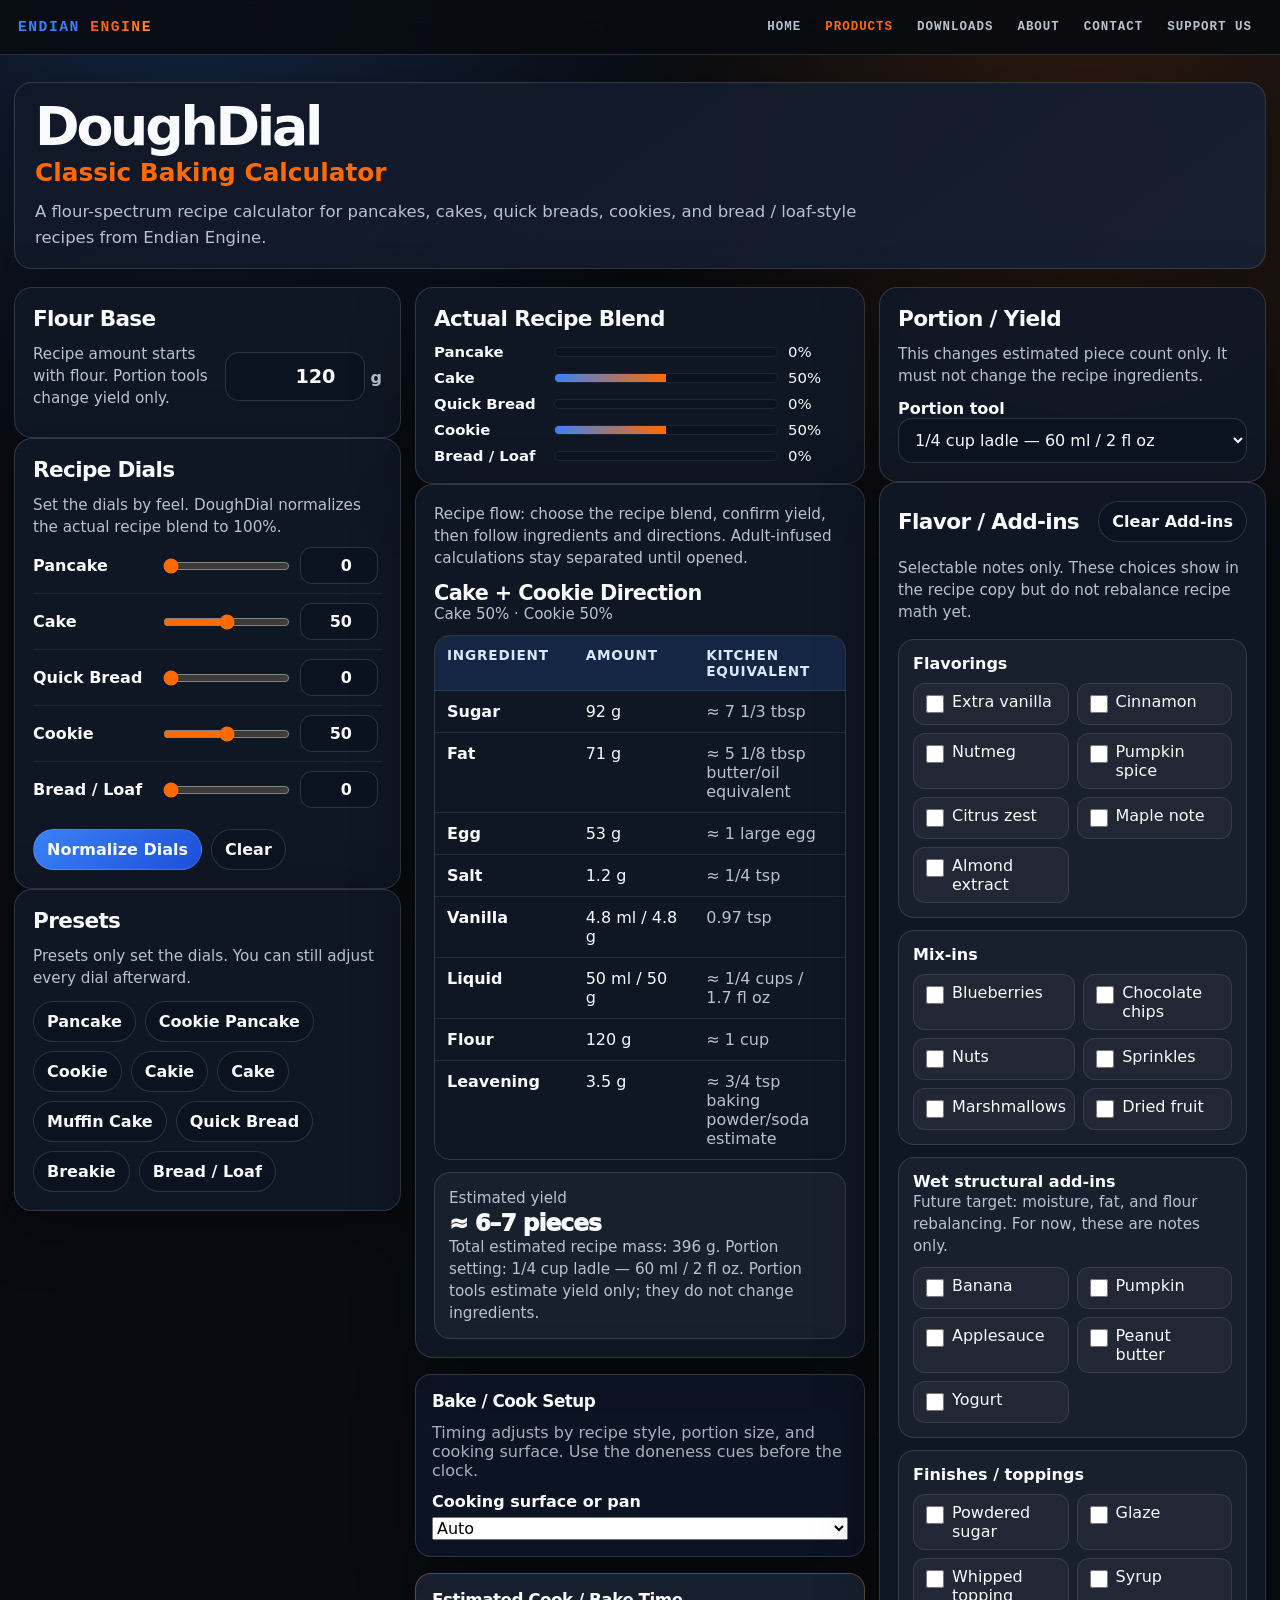
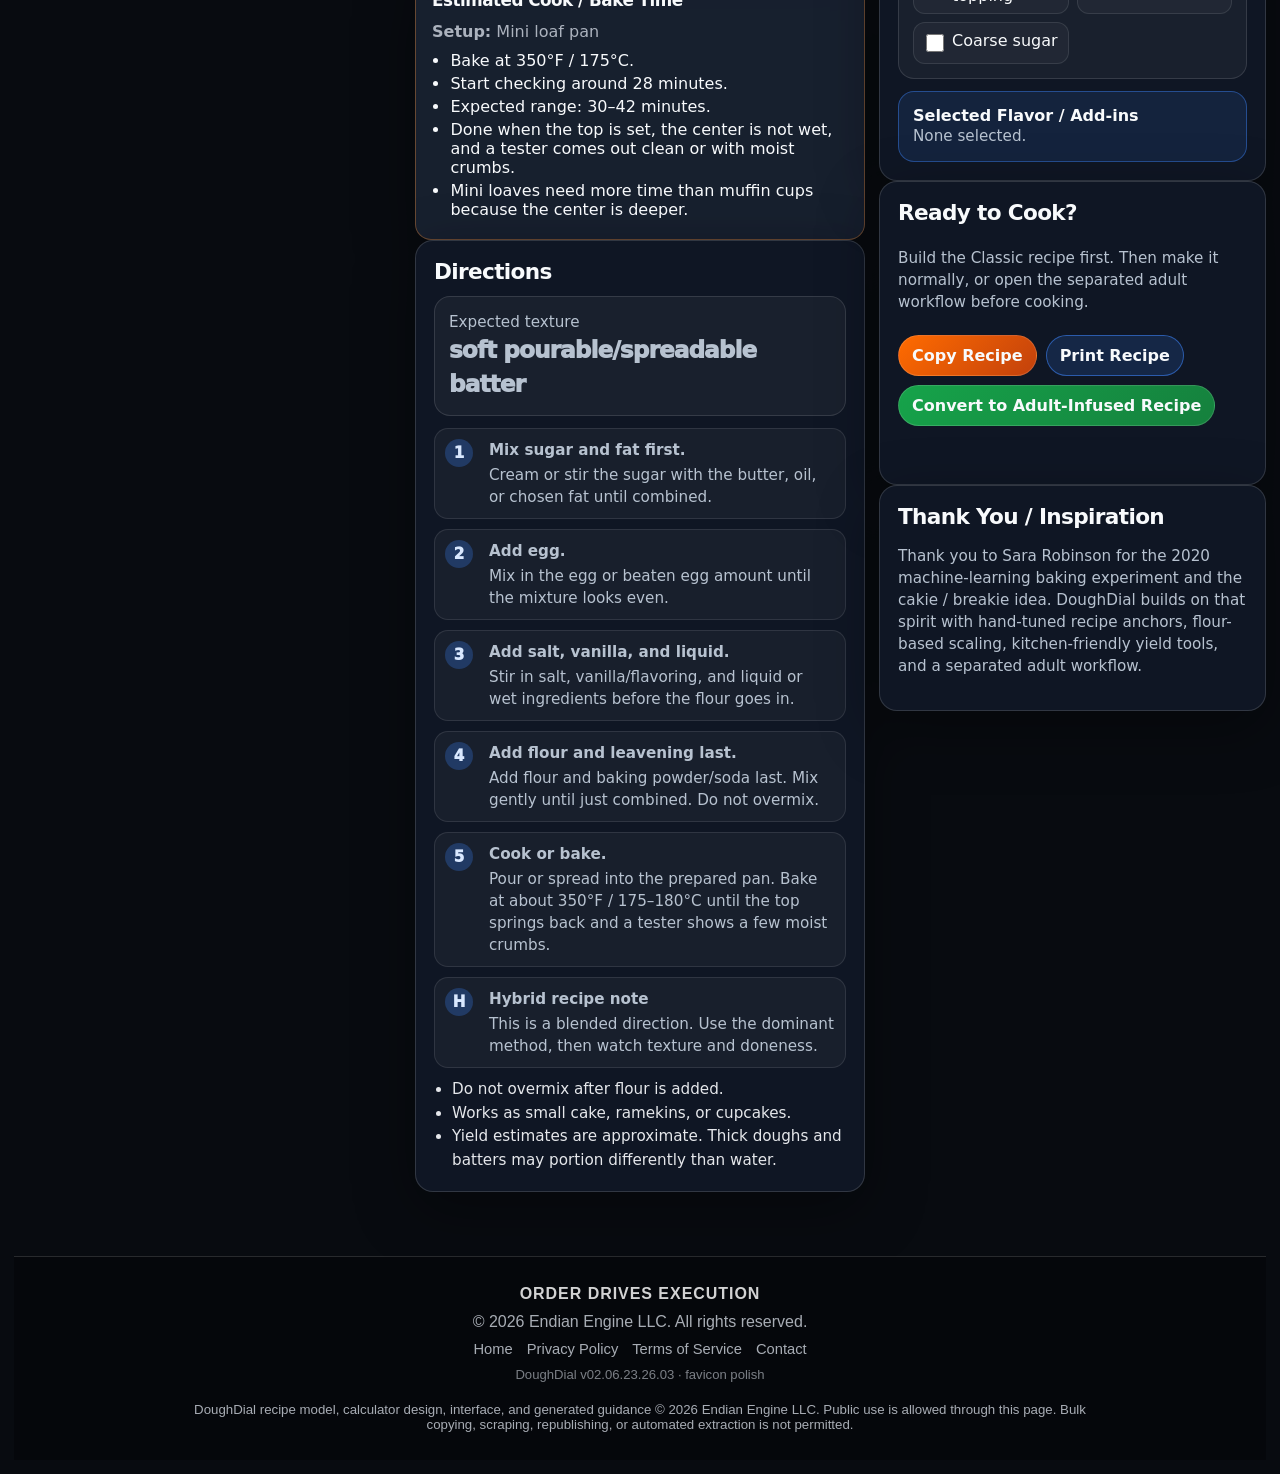
<file: doughdial.html>
<!doctype html>
<html lang="en">
<head>
<meta charset="utf-8">
<meta name="viewport" content="width=device-width, initial-scale=1">
<title>DoughDial | Endian Engine</title>
  <link rel="icon" href="assets/doughdial-favicon.svg" type="image/svg+xml">
<style>
:root{
  --blue:#3B82F6;
  --orange:#FF6B00;
  --white:#FFFFFF;
  --bg:#080B10;
  --panel:#111827;
  --panel2:#172033;
  --line:rgba(255,255,255,.14);
  --text:#F8FAFC;
  --muted:#B7C2D0;
  --soft:#E5E7EB;
  --green:#16A34A;
  --greenDark:#052E16;
  --danger:#EF4444;
  --warn:#F59E0B;
  --shadow:0 18px 60px rgba(0,0,0,.35);
  --radius:18px;
}

*{box-sizing:border-box}

html,body{
  margin:0;
  min-height:100%;
  background:
    radial-gradient(circle at 15% 0%, rgba(59,130,246,.20), transparent 32rem),
    radial-gradient(circle at 85% 5%, rgba(255,107,0,.16), transparent 28rem),
    var(--bg);
  color:var(--text);
  font-family:system-ui,-apple-system,BlinkMacSystemFont,"Segoe UI",sans-serif;
}

body{padding:18px}

body::before{
  content:"";
  position:fixed;
  inset:0;
  pointer-events:none;
  opacity:0;
  background-image:url("assets/cannabis-svg.svg");
  background-size:92px 92px;
  background-position:0 0, 46px 46px;
  filter:drop-shadow(0 0 8px rgba(74,222,128,.20));
  transition:opacity .35s ease;
  z-index:0;
}

body.mode-adult{
  background:
    radial-gradient(circle at 12% 0%, rgba(34,197,94,.24), transparent 30rem),
    radial-gradient(circle at 82% 10%, rgba(22,163,74,.18), transparent 26rem),
    radial-gradient(circle at 50% 90%, rgba(59,130,246,.10), transparent 30rem),
    #031A0D;
}

body.mode-adult::before{
  opacity:.075;
}

button,input,select{
  font:inherit;
}

.app{
  position:relative;
  z-index:1;
  max-width:1500px;
  margin:0 auto;
}

.brand-bar{
  height:8px;
  border-radius:999px;
  overflow:hidden;
  display:grid;
  grid-template-columns:1fr 1fr 1fr;
  margin:0 0 18px;
  box-shadow:var(--shadow);
}
.brand-bar span:nth-child(1){background:var(--blue)}
.brand-bar span:nth-child(2){background:var(--orange)}
.brand-bar span:nth-child(3){background:var(--white)}

.hero{
  border:1px solid var(--line);
  background:linear-gradient(145deg, rgba(17,24,39,.96), rgba(23,32,51,.92));
  border-radius:var(--radius);
  padding:22px;
  box-shadow:var(--shadow);
  margin-bottom:18px;
}

.hero h1{
  margin:0;
  font-size:clamp(2rem,5vw,4.2rem);
  letter-spacing:-.06em;
  line-height:.95;
}

.hero .tag{
  color:var(--orange);
  font-weight:800;
  font-size:clamp(1.1rem,2vw,1.55rem);
  margin-top:6px;
}

.hero p{
  max-width:840px;
  color:var(--muted);
  font-size:1.03rem;
  line-height:1.55;
  margin:12px 0 0;
}

.version{
  color:#93A4B8;
  font-size:.9rem;
  margin-top:14px;
}

.layout{
  display:grid;
  grid-template-columns:1fr;
  gap:14px;
  align-items:start;
}

.controls-col,
.recipe-col,
.side-col,
.panel,
.hero{
  min-width:0;
}

.panel{
  border:1px solid var(--line);
  background:rgba(17,24,39,.92);
  border-radius:var(--radius);
  padding:18px;
  box-shadow:var(--shadow);
}

.panel h2,.panel h3{
  margin:0 0 12px;
  letter-spacing:-.03em;
}

.panel h2{font-size:1.35rem}
.panel h3{font-size:1.05rem}

.subtle{
  color:var(--muted);
  font-size:.95rem;
  line-height:1.45;
}

.control-row{
  display:grid;
  grid-template-columns:1fr auto;
  gap:12px;
  align-items:center;
  margin:10px 0;
}

.big-number{
  width:140px;
  padding:12px 14px;
  border-radius:14px;
  border:1px solid var(--line);
  background:#0B1220;
  color:var(--text);
  text-align:right;
  font-weight:800;
  font-size:1.2rem;
}

.unit-label{
  color:var(--muted);
  font-weight:700;
}

.dial-row{
  display:grid;
  grid-template-columns:116px 1fr 82px;
  gap:12px;
  align-items:center;
  padding:9px 0;
  border-bottom:1px solid rgba(255,255,255,.07);
}

.dial-row:last-child{border-bottom:0}

.dial-row label{
  font-weight:750;
}

input[type="range"]{
  width:100%;
  accent-color:var(--orange);
}

.dial-num{
  width:78px;
  padding:8px 10px;
  border-radius:12px;
  border:1px solid var(--line);
  background:#0B1220;
  color:var(--text);
  text-align:right;
  font-weight:750;
}

.btn-row{
  display:flex;
  flex-wrap:wrap;
  gap:9px;
  margin-top:12px;
}

button{
  border:1px solid var(--line);
  color:var(--text);
  background:#0B1220;
  border-radius:999px;
  padding:10px 13px;
  cursor:pointer;
  font-weight:750;
}

button:hover{
  border-color:rgba(255,255,255,.34);
  transform:translateY(-1px);
}

.primary{
  background:linear-gradient(135deg,var(--blue),#1D4ED8);
}

.orange{
  background:linear-gradient(135deg,var(--orange),#C2410C);
}

.green{
  background:linear-gradient(135deg,var(--green),#15803D);
}

.select,input.custom{
  width:100%;
  padding:11px 12px;
  border-radius:14px;
  border:1px solid var(--line);
  color:var(--text);
  background:#0B1220;
}

.grid-2{
  display:grid;
  grid-template-columns:1fr;
  gap:12px;
}

.actual-blend{
  display:grid;
  gap:8px;
  margin-top:8px;
}

.blend-pill{
  display:grid;
  grid-template-columns:110px 1fr 58px;
  gap:10px;
  align-items:center;
  font-size:.93rem;
}

.blend-bar{
  height:10px;
  background:#0B1220;
  border-radius:999px;
  overflow:hidden;
  border:1px solid rgba(255,255,255,.08);
}

.blend-fill{
  height:100%;
  background:linear-gradient(90deg,var(--blue),var(--orange));
  width:0%;
}

.recipe-card{
  overflow:hidden;
}

.recipe-head{
  display:flex;
  justify-content:space-between;
  gap:12px;
  align-items:flex-start;
  margin-bottom:12px;
}

.recipe-title{
  font-size:1.3rem;
  font-weight:900;
  letter-spacing:-.03em;
}

.recipe-meta{
  color:var(--muted);
  font-size:.94rem;
}

.ingredient-table{
  display:grid;
  border:1px solid var(--line);
  border-radius:16px;
  overflow:hidden;
}

.ing-row{
  display:grid;
  grid-template-columns:1.15fr 1fr 1.25fr;
  gap:0;
}

.ing-row > div{
  padding:11px 12px;
  border-bottom:1px solid rgba(255,255,255,.09);
  min-width:0;
}

.ing-row:last-child > div{border-bottom:0}

.ing-head{
  background:rgba(59,130,246,.15);
  font-size:.85rem;
  color:#D9E8FF;
  text-transform:uppercase;
  letter-spacing:.06em;
  font-weight:900;
}

.ing-name{font-weight:850}
.ing-amount{font-variant-numeric:tabular-nums}
.ing-kitchen{color:var(--muted)}

.result-box{
  border:1px solid rgba(255,255,255,.12);
  background:rgba(255,255,255,.045);
  border-radius:16px;
  padding:14px;
  margin-top:12px;
}

.addin-grid{
  display:grid;
  grid-template-columns:1fr;
  gap:8px;
  margin-top:10px;
}

.addin-option{
  display:grid;
  grid-template-columns:22px 1fr;
  gap:8px;
  align-items:start;
  padding:8px;
  border:1px solid rgba(255,255,255,.10);
  border-radius:12px;
  background:rgba(255,255,255,.035);
}

.addin-option input{
  width:18px;
  height:18px;
}

.addin-selected{
  border-color:rgba(59,130,246,.45);
  background:rgba(59,130,246,.12);
}

@media (min-width:680px){
  .addin-grid{
    grid-template-columns:1fr 1fr;
  }
}

.result-big{
  font-size:1.45rem;
  font-weight:950;
  letter-spacing:-.04em;
}

.adult-recipe-callout{
  display:none;
  border-color:rgba(59,130,246,.55);
  background:
    linear-gradient(135deg, rgba(59,130,246,.25), rgba(5,46,22,.48)),
    rgba(17,24,39,.96);
}

.adult-recipe-callout.active{
  display:block;
}

.addition-label{
  color:#D9E8FF;
  text-transform:uppercase;
  letter-spacing:.07em;
  font-size:.78rem;
  font-weight:950;
}

.addition-amount{
  margin-top:6px;
  color:#DCFCE7;
  font-size:clamp(1.7rem,4vw,3.1rem);
  line-height:1;
  font-weight:1000;
  letter-spacing:-.05em;
}

.addition-note{
  color:var(--soft);
  margin-top:10px;
  line-height:1.45;
}

.adult-dose-grid{
  display:grid;
  grid-template-columns:1fr;
  gap:10px;
  margin-top:14px;
}

.adult-dose-stat{
  border:1px solid rgba(255,255,255,.16);
  border-radius:16px;
  padding:12px;
  background:rgba(255,255,255,.055);
}

.adult-dose-stat .stat-label{
  color:#D9E8FF;
  text-transform:uppercase;
  letter-spacing:.07em;
  font-size:.74rem;
  font-weight:950;
}

.adult-dose-stat .stat-value{
  margin-top:4px;
  color:#FFFFFF;
  font-size:clamp(1.25rem,3vw,2.15rem);
  line-height:1;
  font-weight:1000;
  letter-spacing:-.04em;
}

.adult-dose-stat.warning{
  border-color:rgba(245,158,11,.65);
  background:rgba(120,53,15,.45);
}

.adult-dose-stat.danger{
  border-color:rgba(239,68,68,.65);
  background:rgba(127,29,29,.50);
}

.adult-disclaimer{
  margin-top:14px;
  padding:11px 12px;
  border:1px solid rgba(255,255,255,.16);
  border-radius:14px;
  background:rgba(0,0,0,.18);
  color:var(--soft);
  font-size:.92rem;
  line-height:1.45;
}

@media (min-width:680px){
  .adult-dose-grid{
    grid-template-columns:repeat(3, minmax(0, 1fr));
  }
}

.guidance-list{
  margin:10px 0 0;
  padding-left:18px;
  color:var(--soft);
  line-height:1.55;
}

.method-steps{
  display:grid;
  gap:10px;
  margin-top:12px;
}

.method-step{
  display:grid;
  grid-template-columns:34px 1fr;
  gap:10px;
  align-items:start;
  padding:10px;
  border:1px solid rgba(255,255,255,.10);
  border-radius:14px;
  background:rgba(255,255,255,.04);
}

.method-num{
  width:28px;
  height:28px;
  border-radius:999px;
  display:flex;
  align-items:center;
  justify-content:center;
  background:rgba(59,130,246,.28);
  color:#D9E8FF;
  font-weight:950;
}

.method-title{
  font-weight:900;
}

.method-text{
  color:var(--muted);
  margin-top:3px;
  line-height:1.45;
}

.method-adult{
  border-color:rgba(74,222,128,.38);
  background:rgba(5,46,22,.42);
}

.adult-closed{
  display:flex;
  flex-direction:column;
  gap:10px;
}

.ticker{
  display:none;
  width:100%;
  max-width:100%;
  background:var(--greenDark);
  border:1px solid rgba(74,222,128,.35);
  color:#DCFCE7;
  border-radius:14px;
  overflow:hidden;
  white-space:nowrap;
  font-size:18px;
  font-weight:850;
  margin:0 0 14px;
  contain:layout paint;
}

.ticker.active{display:block}

.ticker-track{
  display:flex;
  width:max-content;
  max-width:none;
  animation:tickerLoop 34s linear infinite;
  will-change:transform;
}

.ticker-line{
  display:inline-flex;
  align-items:center;
  gap:14px;
  padding:10px 28px;
}

.ticker-leaf{
  width:18px;
  height:18px;
  object-fit:contain;
  flex:0 0 auto;
  filter:drop-shadow(0 0 5px rgba(74,222,128,.45));
}

@keyframes tickerLoop{
  0%{transform:translate3d(0,0,0)}
  100%{transform:translate3d(-50%,0,0)}
}

.adult-panel{
  display:none;
  border-color:rgba(74,222,128,.35);
}

.adult-panel.active{
  display:block;
  background:linear-gradient(145deg, rgba(5,46,22,.74), rgba(17,24,39,.94));
}

.decarb-screen{
  display:none;
}

.decarb-screen.active{
  display:block;
}

.hide-when-decarb.hidden{
  display:none;
}

.decarb-grid{
  display:grid;
  grid-template-columns:1fr;
  gap:18px;
}

.decarb-img{
  width:100%;
  max-width:760px;
  border-radius:16px;
  border:1px solid rgba(255,255,255,.16);
  background:#fff;
}

.checklist{
  display:grid;
  gap:10px;
}

.check-item{
  display:grid;
  grid-template-columns:28px 1fr;
  gap:10px;
  align-items:start;
  background:rgba(255,255,255,.045);
  border:1px solid rgba(255,255,255,.10);
  border-radius:14px;
  padding:10px;
}

.check-item input{
  width:20px;
  height:20px;
}

.decarb-check-head{
  display:flex;
  align-items:center;
  justify-content:space-between;
  gap:12px;
  margin-bottom:12px;
}

.check-item.completed{
  opacity:.55;
  background:rgba(255,255,255,.025);
}

.check-item.completed span,
.check-item.completed .check-main{
  text-decoration:line-through;
}

.timer-tools{
  display:flex;
  flex-wrap:wrap;
  align-items:center;
  gap:8px;
  margin-top:8px;
}

.timer-display{
  font-weight:950;
  font-variant-numeric:tabular-nums;
  color:#DCFCE7;
}

.timer-alert{
  display:none;
  margin-top:8px;
  color:#FEF3C7;
  font-weight:850;
}

.timer-alert.active{
  display:block;
}

.timer-stop{
  display:none;
}

.timer-stop.active{
  display:inline-block;
}

.check-item.timer-done{
  border-color:rgba(245,158,11,.7);
  background:rgba(120,53,15,.35);
}

.decarb-complete{
  display:none;
  margin-top:14px;
  padding:16px;
  border:1px solid rgba(74,222,128,.45);
  border-radius:16px;
  background:
    radial-gradient(circle at 10% 0%, rgba(74,222,128,.25), transparent 18rem),
    rgba(5,46,22,.72);
  color:#DCFCE7;
}

.decarb-complete.active{
  display:block;
}

.decarb-complete-title{
  font-size:clamp(1.5rem,4vw,2.6rem);
  line-height:1;
  font-weight:1000;
  letter-spacing:-.05em;
}

.footer{
  margin-top:18px;
  color:var(--muted);
  text-align:center;
  line-height:1.5;
}

.endian-mark{
  margin:18px auto 8px;
  max-width:420px;
  min-height:42px;
  display:flex;
  align-items:center;
  justify-content:center;
  border:1px solid var(--line);
  border-radius:999px;
  background:rgba(255,255,255,.035);
  overflow:hidden;
}

.endian-mark img{
  max-height:54px;
  max-width:100%;
}

.fallback-mark{
  font-weight:950;
  letter-spacing:.18em;
}
.fallback-mark .e1{color:var(--blue)}
.fallback-mark .e2{color:var(--orange)}

.legal{
  font-size:.83rem;
  max-width:900px;
  margin:10px auto 0;
}

@media (min-width:720px){
  .grid-2{
    grid-template-columns:1fr 1fr;
  }
}

@media (min-width:680px){
  body{padding:12px}
  .layout{
    grid-template-columns:minmax(260px,.92fr) minmax(330px,1.08fr);
  }
  .controls-col{grid-column:1}
  .recipe-col{grid-column:2}
  .side-col{grid-column:1 / -1}
  .wide-span{grid-column:1 / -1}
}

@media (min-width:1060px){
  body{padding:14px}
  .layout{
    grid-template-columns:minmax(280px,.86fr) minmax(360px,1fr) minmax(280px,.86fr);
  }
  .controls-col{grid-column:1}
  .recipe-col{grid-column:2}
  .side-col{grid-column:3}
  .wide-span{grid-column:1 / -1}
}

@media (min-width:1420px){
  body{padding:18px}
  .layout{
    grid-template-columns:minmax(330px,.85fr) minmax(430px,1fr) minmax(330px,.8fr);
    gap:18px;
  }
}

@media (min-width:680px) and (max-width:1180px){
  .hero,.panel{padding:14px}
  .hero h1{font-size:clamp(2rem,4vw,3.2rem)}
  .dial-row{grid-template-columns:104px 1fr 72px;gap:9px}
  .dial-num{width:72px}
  .ing-row{grid-template-columns:1fr .9fr 1.1fr}
  .ing-row > div{padding:9px 10px}
}

@media (max-width:560px){
  body{padding:10px}
  .hero,.panel{padding:14px}
  .dial-row{
    grid-template-columns:1fr;
    gap:6px;
  }
  .dial-num{
    width:100%;
  }
  .ing-row{
    grid-template-columns:1fr;
  }
  .ing-head{
    display:none;
  }
  .ing-row > div{
    border-bottom:0;
    padding:7px 10px;
  }
  .ing-row{
    padding:8px 0;
    border-bottom:1px solid rgba(255,255,255,.10);
  }
  .ing-row:last-child{border-bottom:0}
  .recipe-head{
    flex-direction:column;
  }
}

.addin-option{
  cursor:pointer;
}

.addin-option input{
  accent-color:var(--orange);
}

.addin-option.addin-selected{
  border-color:rgba(74,222,128,.68) !important;
  background:rgba(5,46,22,.56) !important;
  box-shadow:0 0 0 1px rgba(74,222,128,.18) inset;
}

.addin-option.addin-selected span::after{
  content:"  ✓";
  color:#86EFAC;
  font-weight:950;
}


/* v32 stable add-in selected-state polish */
.addin-option{
  cursor:pointer;
}

.addin-option input{
  accent-color:var(--orange);
}

.addin-option.addin-selected{
  border-color:rgba(74,222,128,.68) !important;
  background:rgba(5,46,22,.56) !important;
  box-shadow:0 0 0 1px rgba(74,222,128,.18) inset;
}

.addin-option.addin-selected span::after{
  content:"  ✓";
  color:#86EFAC;
  font-weight:950;
}


/* v37: empty blend state */
.dd37-empty-panel > *:not(.dd37-empty-note){
  display:none !important;
}

.dd37-empty-note{
  display:block !important;
  border:1px solid rgba(255,255,255,.14);
  background:rgba(255,255,255,.055);
  border-radius:16px;
  padding:14px;
  color:var(--soft);
}

.dd37-empty-note strong{
  display:block;
  color:var(--text);
  margin-bottom:5px;
}



/* v02.06.17.26.02: homepage-aligned Endian shell */
.app{
  padding-top:68px;
}

.brand-bar{
  display:none !important;
}

.brand-wordmark{
  display:inline-block;
  white-space:nowrap;
  font:inherit;
  letter-spacing:inherit;
  text-transform:inherit;
}

.brand-wordmark .brand-endian{
  color:var(--blue);
}

.brand-wordmark .brand-engine{
  background:linear-gradient(135deg, #ff5a2a 0%, var(--orange) 50%, #ff9b4e 100%);
  -webkit-background-clip:text;
  -webkit-text-fill-color:transparent;
  background-clip:text;
  color:transparent;
}

.header{
  position:fixed;
  top:0;
  left:0;
  right:0;
  z-index:100;
  background:rgba(8,11,16,.88);
  backdrop-filter:blur(16px);
  -webkit-backdrop-filter:blur(16px);
  border-bottom:1px solid rgba(255,255,255,.14);
  transition:box-shadow .3s ease;
}

.header.header--scrolled{
  box-shadow:0 2px 20px rgba(0,0,0,.5);
}

.header-inner{
  max-width:1500px;
  margin:0 auto;
  padding:12px 18px;
  display:flex;
  align-items:center;
  justify-content:space-between;
  gap:18px;
}

.header-logo{
  display:flex;
  align-items:center;
  gap:12px;
  text-decoration:none;
  color:var(--text);
  min-width:0;
}

.header-logo img{
  height:36px;
  width:auto;
  border-radius:8px;
  flex:0 0 auto;
}

.header-logo-text{
  font-family:ui-monospace, SFMono-Regular, Menlo, Monaco, Consolas, "Liberation Mono", monospace;
  font-size:.92rem;
  font-weight:800;
  letter-spacing:.10em;
  text-transform:uppercase;
  color:var(--orange);
}

.nav-desktop{
  display:flex;
  align-items:center;
  justify-content:flex-end;
  gap:4px;
}

.nav-desktop a,
.nav-mobile a{
  font-family:ui-monospace, SFMono-Regular, Menlo, Monaco, Consolas, "Liberation Mono", monospace;
  font-size:.78rem;
  font-weight:700;
  letter-spacing:.08em;
  text-transform:uppercase;
  color:var(--muted);
  text-decoration:none;
  padding:8px 10px;
  border-radius:8px;
}

.nav-desktop a:hover,
.nav-mobile a:hover,
.nav-mobile a:active{
  color:var(--orange);
  background:rgba(255,107,0,.15);
}

.nav-desktop a.active{
  color:var(--orange);
}

.nav-toggle{
  display:none;
  flex-direction:column;
  gap:5px;
  padding:8px !important;
  cursor:pointer;
  background:transparent !important;
  border:0 !important;
  box-shadow:none !important;
  min-height:auto !important;
}

.nav-toggle span{
  display:block;
  width:24px;
  height:2px;
  background:var(--text);
  transition:transform .3s ease, opacity .3s ease;
}

.nav-toggle.open span:nth-child(1){transform:rotate(45deg) translate(5px,5px)}
.nav-toggle.open span:nth-child(2){opacity:0}
.nav-toggle.open span:nth-child(3){transform:rotate(-45deg) translate(5px,-5px)}

.nav-mobile{
  display:none;
  position:fixed;
  top:60px;
  left:0;
  right:0;
  z-index:99;
  background:rgba(8,11,16,.96);
  backdrop-filter:blur(16px);
  -webkit-backdrop-filter:blur(16px);
  border-bottom:1px solid rgba(255,255,255,.14);
  padding:14px 18px;
}

.nav-mobile.open{
  display:flex;
  flex-direction:column;
  gap:4px;
}

.site-hero{
  padding:18px 20px;
}

.site-hero h1{
  font-size:clamp(2rem,4.2vw,3.55rem);
}

.site-legal-footer a:hover{
  color:var(--orange) !important;
}

@media (max-width:768px){
  .app{
    padding-top:64px;
  }

  .nav-desktop{
    display:none;
  }

  .nav-toggle{
    display:flex;
  }

  .header-inner{
    padding:10px 14px;
  }

  .header-logo-text{
    font-size:.82rem;
  }
}


/* v02.06.17.26.03: active/empty blend cleanup */
.dd06172603-collapsed{
  display:none !important;
}


/* v02.06.17.26.06: static Ready to Cook actions */
#readyPrintBtn{
  border-color:rgba(59,130,246,.58);
  background:rgba(59,130,246,.16);
}

#readyPrintBtn:hover{
  border-color:rgba(255,107,0,.75);
}


/* v02.06.17.26.08: Ready action feedback */
#readyActionStatus{
  min-height:1.35em;
}

#readyActionStatus.ready-ok{
  color:#86EFAC;
  font-weight:800;
}

#readyActionStatus.ready-warn{
  color:#FBBF24;
  font-weight:800;
}


/* v02.06.17.26.13: cook / bake time estimates */
#cookTimeEstimateBox{
  border-color:rgba(255,107,0,.32);
  background:rgba(255,107,0,.075);
}

#cookTimeEstimateBox strong{
  color:var(--soft);
}

</style>
</head>
<body>
<div class="app">
  <header class="header" id="header">
    <div class="header-inner">
      <a href="./index.html" class="header-logo" aria-label="Endian Engine Home">
        <span class="header-logo-text"><span class="brand-wordmark"><span class="brand-endian">Endian</span> <span class="brand-engine">Engine</span></span></span>
      </a>
      <nav class="nav-desktop" aria-label="Main navigation">
        <a href="./index.html">Home</a>
        <a href="./index.html#products" class="active">Products</a>
        <a href="./index.html#downloads">Downloads</a>
        <a href="./index.html#about">About</a>
        <a href="./index.html#contact">Contact</a>
        <a href="./index.html#support">Support Us</a>
      </nav>
      <button class="nav-toggle" aria-label="Toggle navigation menu" aria-expanded="false" type="button">
        <span></span>
        <span></span>
        <span></span>
      </button>
    </div>
  </header>

  <nav class="nav-mobile" id="nav-mobile" aria-label="Mobile navigation">
    <a href="./index.html">Home</a>
    <a href="./index.html#products">Products</a>
    <a href="./index.html#downloads">Downloads</a>
    <a href="./index.html#about">About</a>
    <a href="./index.html#contact">Contact</a>
    <a href="./index.html#support">Support Us</a>
  </nav>

<main id="mainApp" class="hide-when-decarb">
    <section class="hero site-hero">
      <h1>DoughDial</h1>
      <div class="tag">Classic Baking Calculator</div>
      <p>A flour-spectrum recipe calculator for pancakes, cakes, quick breads, cookies, and bread / loaf-style recipes from Endian Engine.</p>
    </section>

    <section class="layout">

      <div class="controls-col">
        <section class="panel">
          <h2>Flour Base</h2>
          <div class="control-row">
            <div>
              <div class="subtle">Recipe amount starts with flour. Portion tools change yield only.</div>
            </div>
            <div>
              <input id="flourG" class="big-number" type="number" min="20" max="3000" step="5" value="120">
              <span class="unit-label">g</span>
            </div>
          </div>
        </section>

        <section class="panel">
          <h2>Recipe Dials</h2>
          <div class="subtle">Set the dials by feel. DoughDial normalizes the actual recipe blend to 100%.</div>

          <div id="dialRows"></div>

          <div class="btn-row">
            <button class="primary" id="normalizeBtn">Normalize Dials</button>
            <button id="zeroBtn">Clear</button>
          </div>
        </section>

        <section class="panel">
          <h2>Presets</h2>
          <div class="subtle">Presets only set the dials. You can still adjust every dial afterward.</div>
          <div id="presetButtons" class="btn-row"></div>
        </section>
      </div>

      <div class="recipe-col">
        <section class="panel">
          <h2>Actual Recipe Blend</h2>
          <div id="actualBlend" class="actual-blend"></div>
        </section>

        <section id="adultRecipeCallout" class="panel adult-recipe-callout" aria-live="polite"></section>

        <section class="panel recipe-card">
          <div class="flow-note-v33 subtle" style="margin-bottom:12px">Recipe flow: choose the recipe blend, confirm yield, then follow ingredients and directions. Adult-infused calculations stay separated until opened.</div>

          <div class="recipe-head">
            <div>
              <div id="recipeTitle" class="recipe-title">Basic Pancake Direction</div>
              <div id="recipeMeta" class="recipe-meta"></div>
            </div>
          </div>

          <div class="ingredient-table" id="ingredientTable"></div>

          <div class="result-box">
            <div class="subtle">Estimated yield</div>
            <div id="yieldResult" class="result-big"></div>
            <div id="yieldNote" class="subtle"></div>
          </div>
        </section>

        <section class="panel" id="methodDirectionsPanel">
          <h2>Directions</h2>
          <div id="methodDirections" class="subtle">Recipe directions will appear here.</div>
        </section>

      </div>

      <div class="side-col">
        <section class="panel">
          <h2>Portion / Yield</h2>
          <div class="subtle">This changes estimated piece count only. It must not change the recipe ingredients.</div>

          <div style="margin-top:12px">
            <label for="portionSelect"><strong>Portion tool</strong></label>
            <select id="portionSelect" class="select"></select>
          </div>

          <div id="customPortionWrap" style="display:none;margin-top:12px">
            <label for="customPortion"><strong>Custom portion</strong></label>
            <input id="customPortion" class="custom" type="number" min="1" max="1000" step="1" value="30">
          </div>
        </section>

        <section class="panel">
          <div class="decarb-check-head">
            <h2 style="margin:0">Flavor / Add-ins</h2>
            <button id="clearAddInsBtn" type="button">Clear Add-ins</button>
          </div>
          <p class="subtle">Selectable notes only. These choices show in the recipe copy but do not rebalance recipe math yet.</p>

          <div class="result-box">
            <strong>Flavorings</strong>
            <div class="addin-grid">
              <label class="addin-option"><input class="addin-check" type="checkbox" data-group="Flavorings" data-label="Extra vanilla"><span>Extra vanilla</span></label>
              <label class="addin-option"><input class="addin-check" type="checkbox" data-group="Flavorings" data-label="Cinnamon"><span>Cinnamon</span></label>
              <label class="addin-option"><input class="addin-check" type="checkbox" data-group="Flavorings" data-label="Nutmeg"><span>Nutmeg</span></label>
              <label class="addin-option"><input class="addin-check" type="checkbox" data-group="Flavorings" data-label="Pumpkin spice"><span>Pumpkin spice</span></label>
              <label class="addin-option"><input class="addin-check" type="checkbox" data-group="Flavorings" data-label="Citrus zest"><span>Citrus zest</span></label>
              <label class="addin-option"><input class="addin-check" type="checkbox" data-group="Flavorings" data-label="Maple note"><span>Maple note</span></label>
              <label class="addin-option"><input class="addin-check" type="checkbox" data-group="Flavorings" data-label="Almond extract"><span>Almond extract</span></label>
            </div>
          </div>

          <div class="result-box">
            <strong>Mix-ins</strong>
            <div class="addin-grid">
              <label class="addin-option"><input class="addin-check" type="checkbox" data-group="Mix-ins" data-label="Blueberries"><span>Blueberries</span></label>
              <label class="addin-option"><input class="addin-check" type="checkbox" data-group="Mix-ins" data-label="Chocolate chips"><span>Chocolate chips</span></label>
              <label class="addin-option"><input class="addin-check" type="checkbox" data-group="Mix-ins" data-label="Nuts"><span>Nuts</span></label>
              <label class="addin-option"><input class="addin-check" type="checkbox" data-group="Mix-ins" data-label="Sprinkles"><span>Sprinkles</span></label>
              <label class="addin-option"><input class="addin-check" type="checkbox" data-group="Mix-ins" data-label="Marshmallows"><span>Marshmallows</span></label>
              <label class="addin-option"><input class="addin-check" type="checkbox" data-group="Mix-ins" data-label="Dried fruit"><span>Dried fruit</span></label>
            </div>
          </div>

          <div class="result-box">
            <strong>Wet structural add-ins</strong>
            <div class="subtle">Future target: moisture, fat, and flour rebalancing. For now, these are notes only.</div>
            <div class="addin-grid">
              <label class="addin-option"><input class="addin-check" type="checkbox" data-group="Wet structural add-ins" data-label="Banana"><span>Banana</span></label>
              <label class="addin-option"><input class="addin-check" type="checkbox" data-group="Wet structural add-ins" data-label="Pumpkin"><span>Pumpkin</span></label>
              <label class="addin-option"><input class="addin-check" type="checkbox" data-group="Wet structural add-ins" data-label="Applesauce"><span>Applesauce</span></label>
              <label class="addin-option"><input class="addin-check" type="checkbox" data-group="Wet structural add-ins" data-label="Peanut butter"><span>Peanut butter</span></label>
              <label class="addin-option"><input class="addin-check" type="checkbox" data-group="Wet structural add-ins" data-label="Yogurt"><span>Yogurt</span></label>
            </div>
          </div>

          <div class="result-box">
            <strong>Finishes / toppings</strong>
            <div class="addin-grid">
              <label class="addin-option"><input class="addin-check" type="checkbox" data-group="Finishes / toppings" data-label="Powdered sugar"><span>Powdered sugar</span></label>
              <label class="addin-option"><input class="addin-check" type="checkbox" data-group="Finishes / toppings" data-label="Glaze"><span>Glaze</span></label>
              <label class="addin-option"><input class="addin-check" type="checkbox" data-group="Finishes / toppings" data-label="Whipped topping"><span>Whipped topping</span></label>
              <label class="addin-option"><input class="addin-check" type="checkbox" data-group="Finishes / toppings" data-label="Syrup"><span>Syrup</span></label>
              <label class="addin-option"><input class="addin-check" type="checkbox" data-group="Finishes / toppings" data-label="Coarse sugar"><span>Coarse sugar</span></label>
            </div>
          </div>

          <div id="addinSelectedBox" class="result-box addin-selected">
            <strong>Selected Flavor / Add-ins</strong>
            <div class="subtle">None selected.</div>
          </div>
        </section>
        <section class="panel adult-closed" id="adultClosed">
          <h2>Ready to Cook?</h2>
          <div class="subtle">Build the Classic recipe first. Then make it normally, or open the separated adult workflow before cooking.</div>

          <div class="btn-row">
            <button class="orange" id="readyCopyBtn" type="button">Copy Recipe</button>
            <button class="primary" id="readyPrintBtn" type="button">Print Recipe</button>
            <button class="green" id="openAdultBtn" type="button">Convert to Adult-Infused Recipe</button>
          </div>
          <div id="readyActionStatus" class="subtle" aria-live="polite" style="margin-top:10px"></div>
        </section>
        <section class="panel adult-panel" id="adultPanel">
          <div id="adultTicker" class="ticker">
            <div class="ticker-track">
              <span class="ticker-line"><img class="ticker-leaf" src="assets/cannabis-svg.svg" alt="" aria-hidden="true"> Adult Add-On Active <img class="ticker-leaf" src="assets/cannabis-svg.svg" alt="" aria-hidden="true"> Infused baking tools are open <img class="ticker-leaf" src="assets/cannabis-svg.svg" alt="" aria-hidden="true"> Label clearly <img class="ticker-leaf" src="assets/cannabis-svg.svg" alt="" aria-hidden="true"> Check local laws <img class="ticker-leaf" src="assets/cannabis-svg.svg" alt="" aria-hidden="true"> Keep away from children and pets <img class="ticker-leaf" src="assets/cannabis-svg.svg" alt="" aria-hidden="true"></span>
              <span class="ticker-line"><img class="ticker-leaf" src="assets/cannabis-svg.svg" alt="" aria-hidden="true"> Adult Add-On Active <img class="ticker-leaf" src="assets/cannabis-svg.svg" alt="" aria-hidden="true"> Infused baking tools are open <img class="ticker-leaf" src="assets/cannabis-svg.svg" alt="" aria-hidden="true"> Label clearly <img class="ticker-leaf" src="assets/cannabis-svg.svg" alt="" aria-hidden="true"> Check local laws <img class="ticker-leaf" src="assets/cannabis-svg.svg" alt="" aria-hidden="true"> Keep away from children and pets <img class="ticker-leaf" src="assets/cannabis-svg.svg" alt="" aria-hidden="true"></span>
              <span class="ticker-line"><img class="ticker-leaf" src="assets/cannabis-svg.svg" alt="" aria-hidden="true"> Adult Add-On Active <img class="ticker-leaf" src="assets/cannabis-svg.svg" alt="" aria-hidden="true"> Infused baking tools are open <img class="ticker-leaf" src="assets/cannabis-svg.svg" alt="" aria-hidden="true"> Label clearly <img class="ticker-leaf" src="assets/cannabis-svg.svg" alt="" aria-hidden="true"> Check local laws <img class="ticker-leaf" src="assets/cannabis-svg.svg" alt="" aria-hidden="true"> Keep away from children and pets <img class="ticker-leaf" src="assets/cannabis-svg.svg" alt="" aria-hidden="true"></span>
            </div>
          </div>

          <h2>Adult Add-On Workflow</h2>
          <p class="subtle">This section reads the current Classic recipe. The full recipe is infused because the decarbed material is mixed into the whole batter or dough.</p>

          <div id="adultRecipeSummary" class="result-box">
            <strong>Current Classic recipe</strong>
            <div class="subtle">Recipe summary will appear here.</div>
          </div>

          <div class="result-box">
            <strong>Target dose calculator</strong>
            <div class="subtle">Start with the Classic recipe, then choose the adult serving plan. DoughDial estimates how many grams of decarbed material to add to the full recipe.</div>

            <div class="grid-2" style="margin-top:10px">
              <label class="subtle">Target mg per adult portion<br><input id="targetMg" class="custom" type="number" value="10" min="1" step="1"></label>
              <label class="subtle">Adults<br><input id="adultCount" class="custom" type="number" value="1" min="1" step="1"></label>
              <label class="subtle">Pieces per adult<br><input id="piecesPerAdult" class="custom" type="number" value="1" min="1" step="1"></label>
              <label class="subtle">Potency % THC<br><input id="potencyPct" class="custom" type="number" value="20" min="1" step=".1"></label>
            </div>

            <div id="adultDoseResult" class="result-box" style="margin-top:12px">
              <strong>Adult dose estimate</strong>
              <div class="subtle">Enter values above.</div>
            </div>
          </div>

          <div class="result-box">
            <strong>Infusion timing</strong>
            <div class="subtle">Work out the Classic recipe first. If using the adult path, add the weighed decarbed material early, before final mixing or baking. The callout near the recipe gives timing guidance based on the current recipe direction.</div>
          </div>

          <div class="btn-row">
            <button class="green" id="openDecarbBtn">Open Decarboxylation Guide</button>
            <button id="closeAdultBtn">Close Adult Add-On</button>
          </div>
        </section>

        <section class="panel">
          <h2>Thank You / Inspiration</h2>
          <p class="subtle">Thank you to Sara Robinson for the 2020 machine-learning baking experiment and the cakie / breakie idea. DoughDial builds on that spirit with hand-tuned recipe anchors, flour-based scaling, kitchen-friendly yield tools, and a separated adult workflow.</p>
        </section>
      </div>

    </section>

    <footer class="site-legal-footer" style="margin-top:64px; padding:28px 18px; border-top:1px solid rgba(255,255,255,.14); background:rgba(0,0,0,.28); color:rgba(230,235,245,.72); font-family:Inter, Segoe UI, Arial, sans-serif; text-align:center;">
      <div style="max-width:1120px; margin:0 auto; display:flex; flex-direction:column; gap:10px; align-items:center;">
        <div style="font-weight:700; letter-spacing:.06em; text-transform:uppercase; color:rgba(255,255,255,.82);">Order Drives Execution</div>
        <div>&copy; 2026 Endian Engine LLC. All rights reserved.</div>
        <nav aria-label="Legal and site links" style="display:flex; gap:14px; flex-wrap:wrap; justify-content:center; font-size:.92rem;">
          <a href="./index.html" style="color:inherit; text-decoration:none;">Home</a>
          <a href="./privacy.html" style="color:inherit; text-decoration:none;">Privacy Policy</a>
          <a href="./terms.html" style="color:inherit; text-decoration:none;">Terms of Service</a>
          <a href="mailto:contact@endianengine.com" style="color:inherit; text-decoration:none;">Contact</a>
        </nav>
        <div style="font-size:.82rem; color:rgba(230,235,245,.52);">DoughDial v02.06.23.26.03 · favicon polish</div>
        <div class="legal" style="max-width:900px;">DoughDial recipe model, calculator design, interface, and generated guidance © 2026 Endian Engine LLC. Public use is allowed through this page. Bulk copying, scraping, republishing, or automated extraction is not permitted.</div>
      </div>
    </footer>
  </main>

  <section id="decarbScreen" class="decarb-screen">
    <section class="hero">
      <h1>Decarboxylation Guide</h1>
      <div class="tag">Focused adult workflow</div>
      <p>This screen is intentionally separate from the recipe calculator. Decarboxylation is a preparation process that may take about 70–75 minutes including oven stabilization and stirring steps.</p>
      <div class="btn-row">
        <button class="green" id="backFromDecarb">Back to DoughDial</button>
      </div>
    </section>

    <section class="layout">
      <section class="panel">
        <h2>Temperature Target</h2>
        <div class="result-box">
          <div class="subtle">Actual oven temperature</div>
          <div class="result-big">230–240°F / 110–116°C</div>
          <div class="subtle">Use an oven thermometer. Do not rely only on the oven dial.</div>
        </div>
        <ul class="guidance-list">
          <li>Preheat with an oven thermometer inside for about 30 minutes.</li>
          <li>If the actual oven is above 240°F / 116°C, reduce heat and re-check.</li>
          <li>At 250°F+ / 121°C+, stop and let the oven cool before continuing.</li>
        </ul>
      </section>

      <section class="panel">
        <h2>Reference Chart</h2>
        <img class="decarb-img" src="assets/decarboxylation-cannabis-chart-768x595.jpeg" alt="Decarboxylation reference chart">
        <p class="subtle">Reference image only. Use an oven thermometer and the written target range above.</p>
      </section>

      <section class="panel">
        <div class="decarb-check-head">
          <h2 style="margin:0">Workflow Checklist</h2>
          <button id="clearDecarbChecks" type="button">Clear Checkmarks</button>
        </div>

        <div class="checklist" id="decarbChecklist">
          <div class="check-item">
            <input class="decarb-check" type="checkbox" aria-label="Finely chop or grind the material">
            <div><div class="check-main">Finely chop or grind the material.</div></div>
          </div>

          <div class="check-item">
            <input class="decarb-check" type="checkbox" aria-label="Spread material thinly in glass baking dish">
            <div><div class="check-main">Spread it thinly in a glass/Pyrex baking dish.</div></div>
          </div>

          <div class="check-item">
            <input class="decarb-check" type="checkbox" aria-label="Preheat oven with thermometer for about 30 minutes">
            <div>
              <div class="check-main">Preheat the oven with an oven thermometer for about 30 minutes.</div>
              <div class="timer-tools">
                <button type="button" class="timer-btn" data-seconds="1800">Start 30-minute timer</button>
                <span class="timer-display">30:00</span>
                <button type="button" class="timer-stop">Stop Timer</button>
              </div>
              <div class="timer-alert">Timer complete — check this step when done.</div>
            </div>
          </div>

          <div class="check-item">
            <input class="decarb-check" type="checkbox" aria-label="Confirm actual oven temperature">
            <div><div class="check-main">Confirm actual oven temperature is about 230–240°F / 110–116°C.</div></div>
          </div>

          <div class="check-item">
            <input class="decarb-check" type="checkbox" aria-label="Process for 40 minutes total">
            <div><div class="check-main">Process for 40 minutes total.</div></div>
          </div>

          <div class="check-item">
            <input class="decarb-check" type="checkbox" aria-label="At 10 minutes stir and return to oven">
            <div>
              <div class="check-main">At 10 minutes: stir gently, spread flat, return to oven.</div>
              <div class="timer-tools">
                <button type="button" class="timer-btn" data-seconds="600">Start 10-minute timer</button>
                <span class="timer-display">10:00</span>
                <button type="button" class="timer-stop">Stop Timer</button>
              </div>
              <div class="timer-alert">Timer complete — stir, spread flat, return to oven, then check this step.</div>
            </div>
          </div>

          <div class="check-item">
            <input class="decarb-check" type="checkbox" aria-label="At 20 minutes stir and return to oven">
            <div>
              <div class="check-main">At 20 minutes: stir gently, spread flat, return to oven.</div>
              <div class="timer-tools">
                <button type="button" class="timer-btn" data-seconds="600">Start 10-minute timer</button>
                <span class="timer-display">10:00</span>
                <button type="button" class="timer-stop">Stop Timer</button>
              </div>
              <div class="timer-alert">Timer complete — stir, spread flat, return to oven, then check this step.</div>
            </div>
          </div>

          <div class="check-item">
            <input class="decarb-check" type="checkbox" aria-label="At 30 minutes stir and return to oven">
            <div>
              <div class="check-main">At 30 minutes: stir gently, spread flat, return to oven.</div>
              <div class="timer-tools">
                <button type="button" class="timer-btn" data-seconds="600">Start 10-minute timer</button>
                <span class="timer-display">10:00</span>
                <button type="button" class="timer-stop">Stop Timer</button>
              </div>
              <div class="timer-alert">Timer complete — stir, spread flat, return to oven, then check this step.</div>
            </div>
          </div>

          <div class="check-item">
            <input class="decarb-check" type="checkbox" aria-label="At 40 minutes remove and let cool">
            <div>
              <div class="check-main">At 40 minutes: remove and let cool fully.</div>
              <div class="timer-tools">
                <button type="button" class="timer-btn" data-seconds="600">Start final 10-minute timer</button>
                <span class="timer-display">10:00</span>
                <button type="button" class="timer-stop">Stop Timer</button>
              </div>
              <div class="timer-alert">Timer complete — remove from oven and let cool fully.</div>
            </div>
          </div>

          <div class="check-item">
            <input class="decarb-check" type="checkbox" aria-label="Store cooled material safely">
            <div><div class="check-main">Store cooled material sealed at room temperature, away from light, heat, children, pets, and anyone who should not consume it.</div></div>
          </div>
        </div>

        <div id="decarbComplete" class="decarb-complete" aria-live="polite">
          <div class="decarb-complete-title">Ta-da 🌿</div>
          <p><strong>Decarboxylation checklist complete.</strong></p>
          <p>Let it cool fully, then store it sealed, labeled, and away from children, pets, heat, and light.</p>
        </div>
      </section>
    </section>
  </section>

</div>

<script>
const VERSION = "DoughDial v02.06.23.26.03 · favicon polish";

const ANCHORS = {
  pancake: {
    label:"Pancake",
    name:"Basic Pancake",
    flourG:120, sugarG:12, fatG:14, liquidG:240, eggsG:50, leaveningG:12, saltG:1.5, vanillaG:4,
    type:"pourable batter",
    method:"Cook on a lightly greased pan or griddle at about 350–375°F / 175–190°C.",
    notes:["Let batter rest 3–5 minutes.","Cook until bubbles form and edges look set, then flip."]
  },
  cookie: {
    label:"Cookie",
    name:"Light Cookie",
    flourG:55, sugarG:45, fatG:38, liquidG:0, eggsG:18, leaveningG:.75, saltG:.5, vanillaG:2,
    type:"scoopable dough",
    method:"Bake at about 350°F / 175–180°C until edges are set and barely golden.",
    notes:["Use gentle mixing once flour is added.","Small batches often use one egg yolk rather than a whole egg."]
  },
  cake: {
    label:"Cake",
    name:"Basic Vanilla Cake",
    flourG:90, sugarG:65, fatG:45, liquidG:75, eggsG:50, leaveningG:4, saltG:1, vanillaG:4,
    type:"soft pourable/spreadable batter",
    method:"Bake at about 350°F / 175–180°C until the top springs back and a toothpick has a few moist crumbs.",
    notes:["Do not overmix after flour is added.","Works as small cake, ramekins, or cupcakes."]
  },
  quickBread: {
    label:"Quick Bread",
    name:"Light Quick Bread",
    flourG:100, sugarG:55, fatG:30, liquidG:80, eggsG:50, leaveningG:4, saltG:1.5, vanillaG:3,
    type:"thick muffin-style batter",
    method:"Bake muffins at about 375°F / 190°C or mini loaves at about 350°F / 175°C.",
    notes:["Mix gently by hand until flour disappears.","A few small lumps are fine."]
  },
  loafBread: {
    label:"Bread / Loaf",
    name:"Basic No-Yeast Bread / Loaf",
    flourG:120, sugarG:3, fatG:10, liquidG:90, eggsG:0, leaveningG:6, saltG:2, vanillaG:0,
    type:"soft shaped no-yeast dough",
    method:"Bake at about 400°F / 200°C until golden and cooked through.",
    notes:["Uses baking powder for lift, not yeast.","Bring together gently just enough to shape. Do not overwork."]
  }
};

const DIAL_ORDER = ["pancake","cake","quickBread","cookie","loafBread"];

let state = {
  flourG:120,
  dials:{ pancake:0, cookie:50, cake:50, quickBread:0, loafBread:0 },
  portion:"cup60",
  customPortionG:30,
  adultOpen:false
};

const PRESETS = [
  ["Pancake", {pancake:100,cookie:0,cake:0,quickBread:0,loafBread:0}],
  ["Cookie Pancake", {pancake:50,cookie:50,cake:0,quickBread:0,loafBread:0}],
  ["Cookie", {pancake:0,cookie:100,cake:0,quickBread:0,loafBread:0}],
  ["Cakie", {pancake:0,cookie:50,cake:50,quickBread:0,loafBread:0}],
  ["Cake", {pancake:0,cookie:0,cake:100,quickBread:0,loafBread:0}],
  ["Muffin Cake", {pancake:0,cookie:0,cake:50,quickBread:50,loafBread:0}],
  ["Quick Bread", {pancake:0,cookie:0,cake:0,quickBread:100,loafBread:0}],
  ["Breakie", {pancake:0,cookie:50,cake:0,quickBread:0,loafBread:50}],
  ["Bread / Loaf", {pancake:0,cookie:0,cake:0,quickBread:0,loafBread:100}]
];

const PORTIONS = [
  {id:"tsp5", label:"Teaspoon — 5 ml / 0.17 fl oz", grams:5},
  {id:"tbsp15", label:"Tablespoon — 15 ml / 0.5 fl oz", grams:15},
  {id:"cup30", label:"1/8 cup — 30 ml / 1 fl oz", grams:30},
  {id:"cup60", label:"1/4 cup ladle — 60 ml / 2 fl oz", grams:60},
  {id:"cup80", label:"1/3 cup ladle — 80 ml / 2.7 fl oz", grams:80},
  {id:"cup120", label:"1/2 cup ladle — 120 ml / 4 fl oz", grams:120},
  {id:"cup160", label:"2/3 cup ladle — 160 ml / 5.3 fl oz", grams:160},
  {id:"cup240", label:"1 cup — 240 ml / 8 fl oz", grams:240},
  {id:"cookie20", label:"Small cookie — 20 g dough", grams:20},
  {id:"cookie30", label:"Medium cookie — 30 g dough", grams:30},
  {id:"cookie40", label:"Large cookie — 40 g dough", grams:40},
  {id:"d100", label:"#100 disher estimate — 9.5 ml / 0.32 fl oz", grams:946/100},
  {id:"d60", label:"#60 disher estimate — 15.8 ml / 0.53 fl oz", grams:946/60},
  {id:"d40", label:"#40 disher estimate — 23.7 ml / 0.8 fl oz", grams:946/40},
  {id:"d30", label:"#30 disher estimate — 31.5 ml / 1.07 fl oz", grams:946/30},
  {id:"d24", label:"#24 disher estimate — 39.4 ml / 1.33 fl oz", grams:946/24},
  {id:"d20", label:"#20 disher estimate — 47.3 ml / 1.6 fl oz", grams:946/20},
  {id:"d16", label:"#16 disher estimate — 59.1 ml / 2 fl oz", grams:946/16},
  {id:"d12", label:"#12 disher estimate — 78.8 ml / 2.66 fl oz", grams:946/12},
  {id:"d10", label:"#10 disher estimate — 94.6 ml / 3.2 fl oz", grams:946/10},
  {id:"d8", label:"#8 disher estimate — 118.3 ml / 4 fl oz", grams:946/8},
  {id:"custom", label:"Custom portion — grams or ml", grams:null}
];

function round(value, places=1){
  const p = Math.pow(10, places);
  return Math.round(value*p)/p;
}

function grams(value){
  if(value === 0) return "0 g";
  if(value < 1) return round(value,2) + " g";
  if(value < 10) return round(value,1) + " g";
  return Math.round(value) + " g";
}

function ml(value){
  if(value === 0) return "0 ml";
  if(value < 10) return round(value,1) + " ml";
  return Math.round(value) + " ml";
}

function flOzFromMl(value){
  return round(value / 29.5735, value < 30 ? 2 : 1) + " fl oz";
}

function tsp(valueMl){
  return round(valueMl/5, 2) + " tsp";
}

function tbsp(valueMl){
  return round(valueMl/15, 2) + " tbsp";
}

function cupsFromMl(valueMl){
  const cup = valueMl / 240;
  if(cup < .12) return tsp(valueMl);
  if(cup < .24) return tbsp(valueMl);
  if(Math.abs(cup-.25)<.04) return "about 1/4 cup";
  if(Math.abs(cup-.333)<.04) return "about 1/3 cup";
  if(Math.abs(cup-.5)<.05) return "about 1/2 cup";
  if(Math.abs(cup-.667)<.06) return "about 2/3 cup";
  if(Math.abs(cup-1)<.08) return "about 1 cup";
  return "about " + round(cup,2) + " cups";
}

function flourKitchen(g){
  return "about " + round(g/120,2) + " cup" + (g/120 === 1 ? "" : "s");
}

function sugarKitchen(g){
  return "about " + round(g/12.5,1) + " tbsp";
}

function fatKitchen(g){
  return "about " + round(g/14,1) + " tbsp";
}

function leaveningKitchen(g){
  return "about " + round(g/4,2) + " tsp";
}

function saltKitchen(g){
  return "about " + round(g/6,2) + " tsp";
}

function eggKitchen(g){
  if(g <= 0.5) return "none";
  if(g >= 44 && g <= 58) return "≈ 1 large egg";
  if(g >= 15 && g <= 22) return "≈ 1 large yolk";
  if(g < 44) return "about " + round(g/50,2) + " beaten egg";
  return "about " + round(g/50,1) + " large eggs";
}

function normalizeBlend(raw){
  const clean = {};
  DIAL_ORDER.forEach(k=>{
    clean[k] = Math.max(0, Number(raw[k]) || 0);
  });

  const total = DIAL_ORDER.reduce((sum,k)=>sum + clean[k], 0);

  // Empty blend must stay empty.
  if(total <= 0){
    const empty = {};
    DIAL_ORDER.forEach(k=>empty[k] = 0);
    return empty;
  }

  // IMPORTANT:
  // Return 0–1 ratios, not 0–100 percentages.
  // Example: 50 + 40 + 25 => pancake 0.43478, not 43.478.
  const normalized = {};
  DIAL_ORDER.forEach(k=>{
    normalized[k] = clean[k] / total;
  });

  return normalized;
}

function ratioFor(anchor, key){
  return anchor[key] / anchor.flourG;
}

function interpolateRatios(blend){
  const keys = ["sugarG","fatG","liquidG","eggsG","leaveningG","saltG","vanillaG"];
  const ratios = {};
  keys.forEach(key=>{
    ratios[key] = DIAL_ORDER.reduce((sum, anchorKey)=>{
      return sum + ratioFor(ANCHORS[anchorKey], key) * blend[anchorKey];
    },0);
  });
  return ratios;
}

function scaleRecipe(ratios, flourG){
  return {
    flourG,
    sugarG:ratios.sugarG * flourG,
    fatG:ratios.fatG * flourG,
    liquidG:ratios.liquidG * flourG,
    eggsG:ratios.eggsG * flourG,
    leaveningG:ratios.leaveningG * flourG,
    saltG:ratios.saltG * flourG,
    vanillaG:ratios.vanillaG * flourG
  };
}

function totalMass(recipe){
  return Object.values(recipe).reduce((a,b)=>a+b,0);
}

function getPortion(){
  const p = PORTIONS.find(x=>x.id===state.portion) || PORTIONS[0];
  if(p.id === "custom"){
    return { ...p, grams:Math.max(1, Number(state.customPortionG)||30), label:`Custom portion — ${Math.max(1, Number(state.customPortionG)||30)} g/ml` };
  }
  return p;
}

function dominantLabel(blend){
  const sorted = DIAL_ORDER.map(k=>[k,blend[k]]).sort((a,b)=>b[1]-a[1]);
  const top = sorted.filter(x=>x[1] > .08).slice(0,2).map(x=>ANCHORS[x[0]].label);
  if(top.length === 0) return "Pancake Direction";
  if(top.length === 1) return ANCHORS[sorted[0][0]].name;
  return top.join(" + ") + " Direction";
}

function textureSummary(blend){
  const entries = DIAL_ORDER.map(k=>`${ANCHORS[k].label} ${Math.round(blend[k]*100)}%`).filter(x=>!x.endsWith(" 0%"));
  return entries.join(" · ");
}

function calc(){
  const flourG = Math.max(1, Number(state.flourG)||120);
  const blend = normalizeBlend(state.dials);
  const ratios = interpolateRatios(blend);
  const recipe = scaleRecipe(ratios, flourG);
  const mass = totalMass(recipe);
  const portion = getPortion();
  const pieces = mass / portion.grams;
  return {flourG, blend, ratios, recipe, mass, portion, pieces};
}

function renderDials(){
  const host = document.getElementById("dialRows");
  host.innerHTML = "";
  DIAL_ORDER.forEach(key=>{
    const row = document.createElement("div");
    row.className = "dial-row";
    row.innerHTML = `
      <label for="dial-${key}">${ANCHORS[key].label}</label>
      <input id="dial-${key}" type="range" min="0" max="100" step="1" value="${state.dials[key]}">
      <input id="num-${key}" class="dial-num" type="number" min="0" max="100" step="1" value="${state.dials[key]}">
    `;
    host.appendChild(row);

    const range = row.querySelector(`#dial-${key}`);
    const num = row.querySelector(`#num-${key}`);

    range.addEventListener("input", ()=>{
      state.dials[key] = Number(range.value);
      num.value = state.dials[key];
      render();
    });

    num.addEventListener("input", ()=>{
      const v = Math.max(0, Math.min(100, Number(num.value)||0));
      state.dials[key] = v;
      range.value = v;
      render();
    });
  });
}

function renderPresets(){
  const host = document.getElementById("presetButtons");
  host.innerHTML = "";
  PRESETS.forEach(([label, values])=>{
    const btn = document.createElement("button");
    btn.type = "button";
    btn.textContent = label;
    btn.addEventListener("click", ()=>{
      state.dials = {...values};
      

renderDials();
      render();
    });
    host.appendChild(btn);
  });
}

function renderPortions(){
  const select = document.getElementById("portionSelect");
  select.innerHTML = "";
  PORTIONS.forEach(p=>{
    const opt = document.createElement("option");
    opt.value = p.id;
    opt.textContent = p.label;
    select.appendChild(opt);
  });
  select.value = state.portion;
  select.addEventListener("change", ()=>{
    state.portion = select.value;
    document.getElementById("customPortionWrap").style.display = state.portion === "custom" ? "block" : "none";
    render();
  });

  const custom = document.getElementById("customPortion");
  custom.addEventListener("input", ()=>{
    state.customPortionG = Number(custom.value)||30;
    render();
  });
}

function renderActualBlend(blend){
  const host = document.getElementById("actualBlend");
  host.innerHTML = "";
  DIAL_ORDER.forEach(k=>{
    const pct = Math.round(blend[k] * 1000) / 10;
    const div = document.createElement("div");
    div.className = "blend-pill";
    div.innerHTML = `
      <strong>${ANCHORS[k].label}</strong>
      <div class="blend-bar"><div class="blend-fill" style="width:${pct}%"></div></div>
      <span>${pct}%</span>
    `;
    host.appendChild(div);
  });
}


function niceFraction(value, unitSingular, unitPlural){
  if(!isFinite(value) || value <= 0) return "";
  const whole = Math.floor(value);
  const frac = value - whole;
  const candidates = [
    [0, ""],
    [1/8, "1/8"],
    [1/4, "1/4"],
    [1/3, "1/3"],
    [1/2, "1/2"],
    [2/3, "2/3"],
    [3/4, "3/4"],
    [1, ""]
  ];

  let best = candidates[0];
  let bestDiff = 99;
  candidates.forEach(c=>{
    const d = Math.abs(frac - c[0]);
    if(d < bestDiff){ best = c; bestDiff = d; }
  });

  let roundedWhole = whole;
  let fracText = best[1];

  if(best[0] === 1){
    roundedWhole += 1;
    fracText = "";
  }

  const unit = roundedWhole === 1 && fracText === "" ? unitSingular : unitPlural;

  if(roundedWhole === 0 && fracText) return fracText + " " + unitPlural;
  if(roundedWhole > 0 && fracText) return roundedWhole + " " + fracText + " " + unitPlural;
  return roundedWhole + " " + unit;
}

function flourKitchenFriendly(g){
  return "≈ " + niceFraction(g / 120, "cup", "cups");
}

function sugarKitchenFriendly(g){
  return "≈ " + niceFraction(g / 12.5, "tbsp", "tbsp");
}

function fatKitchenFriendly(g){
  return "≈ " + niceFraction(g / 14, "tbsp", "tbsp") + " butter/oil equivalent";
}

function liquidKitchenFriendly(valueMl){
  if(valueMl <= 0) return "none";
  if(valueMl <= 10) return tsp(valueMl);
  if(valueMl < 45) return tbsp(valueMl);
  return "≈ " + niceFraction(valueMl / 240, "cup", "cups") + " / " + flOzFromMl(valueMl);
}

function leaveningKitchenFriendly(g){
  return "≈ " + niceFraction(g / 4, "tsp", "tsp") + " baking powder/soda estimate";
}

function saltKitchenFriendly(g){
  return "≈ " + niceFraction(g / 6, "tsp", "tsp");
}

function eggKitchenFriendly(g){
  if(g <= 0.5) return "none";
  if(g >= 44 && g <= 58) return "≈ 1 large egg";
  if(g >= 15 && g <= 22) return "≈ 1 large yolk";
  return "≈ " + niceFraction(g / 50, "large egg", "large eggs") + " / beaten egg by weight";
}
function renderIngredients(recipe){
  const rows = [
    ["Sugar", grams(recipe.sugarG), sugarKitchenFriendly(recipe.sugarG)],
    ["Fat", grams(recipe.fatG), fatKitchenFriendly(recipe.fatG)],
    ["Egg", grams(recipe.eggsG), eggKitchenFriendly(recipe.eggsG)],
    ["Salt", grams(recipe.saltG), saltKitchenFriendly(recipe.saltG)],
    ["Vanilla", recipe.vanillaG > 0 ? `${ml(recipe.vanillaG)} / ${grams(recipe.vanillaG)}` : "optional / none", recipe.vanillaG > 0 ? tsp(recipe.vanillaG) : "optional"],
    ["Liquid", `${ml(recipe.liquidG)} / ${grams(recipe.liquidG)}`, liquidKitchenFriendly(recipe.liquidG)],
    ["Flour", grams(recipe.flourG), flourKitchenFriendly(recipe.flourG)],
    ["Leavening", grams(recipe.leaveningG), leaveningKitchenFriendly(recipe.leaveningG)]
  ];

  const host = document.getElementById("ingredientTable");
  host.innerHTML = `
    <div class="ing-row ing-head">
      <div>Ingredient</div><div>Amount</div><div>Kitchen equivalent</div>
    </div>
  `;

  rows.forEach(r=>{
    const row = document.createElement("div");
    row.className = "ing-row";
    row.innerHTML = `<div class="ing-name">${r[0]}</div><div class="ing-amount">${r[1]}</div><div class="ing-kitchen">${r[2]}</div>`;
    host.appendChild(row);
  });
}

function renderGuidance(blend, recipe){
  const host = document.getElementById("guidance");
  if(!host) return;
}

function renderYield(mass, portion, pieces){
  document.getElementById("yieldResult").textContent = `≈ ${Math.max(1, Math.floor(pieces))}–${Math.max(1, Math.ceil(pieces))} pieces`;
  document.getElementById("yieldNote").textContent = `Total estimated recipe mass: ${grams(mass)}. Portion setting: ${portion.label}. Portion tools estimate yield only; they do not change ingredients.`;
}

function renderRecipeTitle(blend){
  document.getElementById("recipeTitle").textContent = dominantLabel(blend);
  document.getElementById("recipeMeta").textContent = textureSummary(blend);
}


function renderAdultSummary(c){
  const host = document.getElementById("adultRecipeSummary");
  if(!host) return;
  host.innerHTML = `
    <strong>Current Classic recipe</strong>
    <div class="subtle">Direction: ${dominantLabel(c.blend)}</div>
    <div class="subtle">Estimated recipe mass: ${grams(c.mass)}</div>
    <div class="subtle">Estimated yield: ≈ ${Math.max(1, Math.floor(c.pieces))}–${Math.max(1, Math.ceil(c.pieces))} pieces</div>
    <div class="subtle">Portion setting: ${c.portion.label}</div>
  `;
}



function doseBand(mg){
  if(mg <= 10) return {label:"Standard / starter", level:"ok", note:"10 mg is the default adult portion target."};
  if(mg <= 25) return {label:"Moderate", level:"ok", note:"Moderate adult dose."};
  if(mg <= 40) return {label:"Strong", level:"ok", note:"Strong, but within the planned acceptable range."};
  if(mg <= 49) return {label:"High", level:"warn", note:"Above the normal planned range. Use caution."};
  if(mg <= 79) return {label:"Caution", level:"warn", note:"50 mg+ is a caution range."};
  if(mg <= 109) return {label:"Strong warning", level:"danger", note:"80–100+ mg is a strong warning range."};
  return {label:"Extreme warning", level:"danger", note:"110 mg+ per adult is very high. Re-check the plan."};
}

function doseStyle(level){
  if(level === "danger"){
    return "border-color:rgba(239,68,68,.55);background:rgba(127,29,29,.55);color:#FEE2E2";
  }
  if(level === "warn"){
    return "border-color:rgba(245,158,11,.60);background:rgba(120,53,15,.55);color:#FEF3C7";
  }
  return "border-color:rgba(34,197,94,.45);background:rgba(20,83,45,.48);color:#DCFCE7";
}

function warningStrip(title, mg, band){
  return `
    <div style="margin-top:10px;padding:10px 12px;border:1px solid;border-radius:14px;${doseStyle(band.level)}">
      <strong>${title}: ${round(mg,1)} mg — ${band.label}</strong>
      <div style="font-size:.92rem;margin-top:3px">${band.note}</div>
    </div>
  `;
}


function leftoverBand(leftoverPieces, adultPiecesNeeded){
  const adultBase = Math.max(1, adultPiecesNeeded);
  const ratio = leftoverPieces / adultBase;

  if(leftoverPieces <= 0){
    return {level:"ok", label:"Exact / no leftovers", note:"The adult serving plan uses the full estimated infused recipe yield."};
  }

  if(leftoverPieces <= 2 && ratio <= 0.25){
    return {level:"ok", label:"Small buffer", note:"A small number of extra infused pieces may be reasonable if they are labeled and stored safely."};
  }

  if(leftoverPieces <= 5 && ratio <= 0.5){
    return {level:"warn", label:"Extra infused pieces", note:"This recipe makes more infused pieces than the adult serving plan uses. Confirm that leftovers are intentional."};
  }

  if(leftoverPieces <= 10 && ratio <= 1){
    return {level:"warn", label:"Large surplus", note:"This recipe makes a large number of extra infused pieces. Consider reducing flour/batch size or planning more servings."};
  }

  return {level:"danger", label:"Major surplus warning", note:"This recipe makes far more infused pieces than the adult serving plan uses. Reduce batch size, increase planned servings, or label and store leftovers very clearly."};
}

function leftoverStrip(leftoverPieces, adultPiecesNeeded){
  const band = leftoverBand(leftoverPieces, adultPiecesNeeded);
  const style = doseStyle(band.level);

  return `
    <div style="margin-top:10px;padding:10px 12px;border:1px solid;border-radius:14px;${style}">
      <strong>Leftover infused pieces: ≈ ${round(Math.max(0,leftoverPieces),1)} — ${band.label}</strong>
      <div style="font-size:.92rem;margin-top:3px">${band.note}</div>
    </div>
  `;
}



function servingPlanStrip(enoughPieces, adultPiecesNeeded, recipePieces){
  if(enoughPieces){
    return `
      <div style="margin-top:10px;padding:10px 12px;border:1px solid;border-radius:14px;${doseStyle("ok")}">
        <strong>Serving plan fits</strong>
        <div style="font-size:.92rem;margin-top:3px">Adult plan needs ${round(adultPiecesNeeded,1)} piece(s). Current recipe estimate is ≈ ${recipePieces} piece(s).</div>
      </div>
    `;
  }

  return `
    <div style="margin-top:10px;padding:10px 12px;border:1px solid;border-radius:14px;${doseStyle("danger")}">
      <strong>Not enough recipe pieces</strong>
      <div style="font-size:.92rem;margin-top:3px">Adult plan needs ${round(adultPiecesNeeded,1)} piece(s), but the current recipe estimate is only ≈ ${recipePieces}. Increase the batch size, reduce adults, or reduce pieces per adult.</div>
    </div>
  `;
}


function renderAdultDose(c){
  const host = document.getElementById("adultDoseResult");
  if(!host) return;

  const targetMg = Math.max(1, Number(document.getElementById("targetMg")?.value) || 10);
  const adults = Math.max(1, Number(document.getElementById("adultCount")?.value) || 1);
  const piecesPerAdult = Math.max(0.25, Number(document.getElementById("piecesPerAdult")?.value) || 1);
  const potencyPct = Math.max(0.1, Number(document.getElementById("potencyPct")?.value) || 20);

  const recipePieces = Math.max(1, Math.round(c.pieces));
  const adultPiecesNeeded = adults * piecesPerAdult;
  const mgPerGram = potencyPct * 10;

  const totalRecipeThcMg = targetMg * recipePieces;
  const gramsToAdd = totalRecipeThcMg / mgPerGram;

  const totalPerAdultMg = targetMg * piecesPerAdult;
  const perPieceBand = doseBand(targetMg);
  const perAdultBand = doseBand(totalPerAdultMg);

  const enoughPieces = adultPiecesNeeded <= recipePieces;
  const leftoverPieces = recipePieces - adultPiecesNeeded;

  const tinyNote = gramsToAdd < 0.25
    ? `<div class="subtle">Small amount: use a scale that can read at least tenths of a gram; hundredths are better.</div>`
    : "";

  const pieceWarning = servingPlanStrip(enoughPieces, adultPiecesNeeded, recipePieces);

  const leftoverWarning = enoughPieces
    ? leftoverStrip(leftoverPieces, adultPiecesNeeded)
    : "";

  host.innerHTML = `
    <strong>Adult dose estimate</strong>
    <div class="subtle">Adults entered: ${adults}</div>
    <div class="subtle">Pieces per adult: ${round(piecesPerAdult,2)}</div>
    <div class="subtle">Adult serving plan needs: ${round(adultPiecesNeeded,1)} piece(s)</div>
    <div class="subtle">Recipe pieces available: ≈ ${recipePieces}</div>
    <div class="subtle">Potency: ${round(potencyPct,1)}% THC ≈ ${round(mgPerGram,1)} mg/g</div>
    <div class="result-big" style="margin-top:8px">Add ≈ ${round(gramsToAdd,2)} g decarbed material</div>
    <div class="subtle">Total THC for the full recipe: ${round(totalRecipeThcMg,1)} mg</div>
    ${warningStrip("Dose per recipe piece", targetMg, perPieceBand)}
    ${warningStrip("Total per adult", totalPerAdultMg, perAdultBand)}
    ${pieceWarning}
    ${leftoverWarning}
    ${tinyNote}
  `;
}
function dominantAnchorKey(blend){
  return DIAL_ORDER.map(k=>[k,blend[k]]).sort((a,b)=>b[1]-a[1])[0][0];
}

function infusionTimingNote(blend){
  const dominant = dominantAnchorKey(blend);

  if(dominant === "cookie" || dominant === "cake"){
    return "Add the weighed decarbed material during the butter/fat + sugar creaming step, before the flour is mixed in. THC is fat-soluble, so distribute it through the fat phase early.";
  }

  if(dominant === "pancake" || dominant === "quickBread"){
    return "Mix the weighed decarbed material into the oil/fat/wet ingredients first, before combining wet and dry ingredients. THC is fat-soluble, so distribute it before final mixing.";
  }

  if(dominant === "loafBread"){
    return "Mix the weighed decarbed material into the oil/butter/liquid before adding it to the dry ingredients. Keep the loaf/bread path no-yeast and do not overwork.";
  }

  return "Add the weighed decarbed material early into the fat/oil/wet phase so it distributes before the recipe is finished.";
}


function renderAdultRecipeCallout(c){
  const host = document.getElementById("adultRecipeCallout");
  if(!host) return;

  if(!state.adultOpen){
    host.classList.remove("active");
    host.innerHTML = "";
    return;
  }

  const targetMg = Math.max(1, Number(document.getElementById("targetMg")?.value) || 10);
  const adults = Math.max(1, Number(document.getElementById("adultCount")?.value) || 1);
  const piecesPerAdult = Math.max(0.25, Number(document.getElementById("piecesPerAdult")?.value) || 1);
  const potencyPct = Math.max(0.1, Number(document.getElementById("potencyPct")?.value) || 20);

  const recipePieces = Math.max(1, Math.round(c.pieces));
  const adultPiecesNeeded = adults * piecesPerAdult;
  const mgPerGram = potencyPct * 10;

  const totalRecipeThcMg = targetMg * recipePieces;
  const gramsToAdd = totalRecipeThcMg / mgPerGram;
  const estimatedMgPerRecipePiece = totalRecipeThcMg / recipePieces;

  const totalPerAdultMg = targetMg * piecesPerAdult;
  const perAdultBand = doseBand(totalPerAdultMg);
  const statClass = perAdultBand.level === "danger" ? "danger" : perAdultBand.level === "warn" ? "warning" : "";

  const enoughPieces = adultPiecesNeeded <= recipePieces;
  const leftoverPieces = recipePieces - adultPiecesNeeded;
  const leftover = enoughPieces ? leftoverBand(leftoverPieces, adultPiecesNeeded) : {level:"danger", label:"Not enough pieces"};

  const leftoverClass = leftover.level === "danger" ? "danger" : leftover.level === "warn" ? "warning" : "";

  const servingNote = enoughPieces
    ? `Adult plan uses ${round(adultPiecesNeeded,1)} of ≈ ${recipePieces} infused recipe pieces. Leftover infused pieces: ≈ ${round(Math.max(0,leftoverPieces),1)} — ${leftover.label}.`
    : `Adult plan needs ${round(adultPiecesNeeded,1)} pieces, but this recipe is estimated at ≈ ${recipePieces} pieces.`;

  host.classList.add("active");
  host.innerHTML = `
    <div class="addition-label">Adult-infused recipe addition</div>
    <div class="addition-amount">Add ≈ ${round(gramsToAdd,2)} g</div>
    <div class="addition-note"><strong>decarbed cannabis / decarbed material</strong> to this whole recipe.</div>

    <div class="adult-dose-grid">
      <div class="adult-dose-stat">
        <div class="stat-label">Total THC in full recipe</div>
        <div class="stat-value">≈ ${round(totalRecipeThcMg,1)} mg</div>
      </div>
      <div class="adult-dose-stat">
        <div class="stat-label">Estimated THC per recipe piece</div>
        <div class="stat-value">≈ ${round(estimatedMgPerRecipePiece,1)} mg</div>
      </div>
      <div class="adult-dose-stat ${statClass}">
        <div class="stat-label">Total per adult plan</div>
        <div class="stat-value">≈ ${round(totalPerAdultMg,1)} mg</div>
      </div>
      <div class="adult-dose-stat ${leftoverClass}">
        <div class="stat-label">Leftover infused pieces</div>
        <div class="stat-value">≈ ${round(Math.max(0,leftoverPieces),1)}</div>
      </div>
    </div>

    <div class="addition-note">Plan: ${adults} adult(s) × ${round(piecesPerAdult,2)} piece(s) each · ${round(targetMg,1)} mg target per recipe piece · <strong>${perAdultBand.label}</strong>.</div>
    <div class="addition-note">${servingNote}</div>
    <div class="addition-note">The full recipe is infused because the decarbed material is mixed into the whole batter/dough.</div>
    <div class="addition-note"><strong>When to add it:</strong> ${infusionTimingNote(c.blend)}</div>

    <div class="adult-disclaimer">
      Estimate only. Potency, decarb, mixing, and portion size can vary. Use an accurate scale, label clearly, follow local laws, and keep away from children, pets, and anyone who should not consume it. You are responsible for your own use.
    </div>
  `;
}

function getSelectedAddIns(){
  const groups = {};
  document.querySelectorAll(".addin-check:checked").forEach(chk=>{
    const group = chk.dataset.group || "Add-ins";
    const label = chk.dataset.label || chk.value || "Selected item";
    if(!groups[group]) groups[group] = [];
    groups[group].push(label);
  });
  return groups;
}

function renderAddInSelections(){
  const box = document.getElementById("addinSelectedBox");
  if(!box) return;

  document.querySelectorAll(".addin-option").forEach(label=>{
    const input = label.querySelector(".addin-check");
    label.classList.toggle("addin-selected", !!input?.checked);
  });

  const groups = getSelectedAddIns();
  const names = Object.keys(groups);

  if(!names.length){
    box.innerHTML = `
      <strong>Selected Flavor / Add-ins</strong>
      <div class="subtle">None selected.</div>
    `;
    return;
  }

  box.innerHTML = `
    <strong>Selected Flavor / Add-ins</strong>
    ${names.map(group=>`
      <div class="subtle" style="margin-top:8px"><strong>${group}:</strong> ${groups[group].join(", ")}</div>
    `).join("")}
    ${groups["Wet structural add-ins"] ? `<div class="subtle" style="margin-top:10px">Wet add-ins may affect moisture and texture. Future DoughDial versions should rebalance for these.</div>` : ""}
  `;
}

function initAddIns(){
  document.addEventListener("change", event=>{
    if(event.target && event.target.classList.contains("addin-check")){
      renderAddInSelections();
    }
  });
  renderAddInSelections();
}



function renderMethodDirections(c){
  const host = document.getElementById("methodDirections");
  if(!host) return;

  const dominant = dominantAnchorKey(c.blend);
  const anchor = ANCHORS[dominant];

  const hybridNote = Object.values(c.blend).filter(v=>v>.1).length > 1
    ? `<div class="method-step">
        <div class="method-num">H</div>
        <div>
          <div class="method-title">Hybrid recipe note</div>
          <div class="method-text">This is a blended direction. Use the dominant method, then watch texture and doneness.</div>
        </div>
      </div>`
    : "";

  const adultStep = state.adultOpen
    ? `<div class="method-step method-adult">
        <div class="method-num">A</div>
        <div>
          <div class="method-title">Adult Add-On timing</div>
          <div class="method-text">Add the weighed decarbed material during the first fat/wet mixing step so it distributes before the recipe is finished.</div>
        </div>
      </div>`
    : "";

  let restNote = "";
  let finalStep = "Cook or bake using the target below. Watch texture and doneness.";

  if(dominant === "pancake"){
    restNote = "Let batter rest 3–5 minutes before cooking.";
    finalStep = "Cook on a lightly greased pan or griddle at about 350–375°F / 175–190°C. Pour portions, cook until bubbles form and the edges look set, then flip.";
  }else if(dominant === "cookie"){
    finalStep = "Scoop onto a lined baking sheet. Bake at about 350°F / 175–180°C until the edges are set and barely golden. Let cookies rest briefly before moving.";
  }else if(dominant === "cake"){
    finalStep = "Pour or spread into the prepared pan. Bake at about 350°F / 175–180°C until the top springs back and a tester shows a few moist crumbs.";
  }else if(dominant === "quickBread"){
    finalStep = "Spoon into muffins or a loaf pan. Bake muffins around 375°F / 190°C or mini loaves around 350°F / 175°C until set. Avoid overmixing so it stays tender.";
  }else if(dominant === "loafBread"){
    finalStep = "Shape or spread into the pan. Bake around 400°F / 200°C until golden and cooked through. This is no-yeast: no proofing, rising, or kneading.";
  }

  const extraNotes = anchor.notes
    .filter(n => !restNote || n !== restNote)
    .map(n=>`<li>${n}</li>`)
    .join("");

  host.innerHTML = `
    <div class="result-box">
      <div class="subtle">Expected texture</div>
      <div class="result-big">${anchor.type}</div>
    </div>

    <div class="method-steps">
      <div class="method-step">
        <div class="method-num">1</div>
        <div>
          <div class="method-title">Mix sugar and fat first.</div>
          <div class="method-text">Cream or stir the sugar with the butter, oil, or chosen fat until combined.</div>
        </div>
      </div>

      ${adultStep}

      <div class="method-step">
        <div class="method-num">2</div>
        <div>
          <div class="method-title">Add egg.</div>
          <div class="method-text">Mix in the egg or beaten egg amount until the mixture looks even.</div>
        </div>
      </div>

      <div class="method-step">
        <div class="method-num">3</div>
        <div>
          <div class="method-title">Add salt, vanilla, and liquid.</div>
          <div class="method-text">Stir in salt, vanilla/flavoring, and liquid or wet ingredients before the flour goes in.</div>
        </div>
      </div>

      <div class="method-step">
        <div class="method-num">4</div>
        <div>
          <div class="method-title">Add flour and leavening last.</div>
          <div class="method-text">Add flour and baking powder/soda last. Mix gently until just combined. Do not overmix.</div>
        </div>
      </div>

      ${restNote ? `<div class="method-step">
        <div class="method-num">R</div>
        <div>
          <div class="method-title">Rest before cooking.</div>
          <div class="method-text">${restNote}</div>
        </div>
      </div>` : ""}

      <div class="method-step">
        <div class="method-num">5</div>
        <div>
          <div class="method-title">Cook or bake.</div>
          <div class="method-text">${finalStep}</div>
        </div>
      </div>

      ${hybridNote}
    </div>

    <ul class="guidance-list">
      ${extraNotes}
      <li>Yield estimates are approximate. Thick doughs and batters may portion differently than water.</li>
    </ul>
  `;
}


function dd37HasActiveBlend(){
  return DIAL_ORDER.some(k => Number(state.dials[k]) > 0);
}

function dd37PanelByHeading(text){
  return Array.from(document.querySelectorAll("h2"))
    .find(h => h.textContent.trim() === text)
    ?.closest(".panel");
}

function dd37SetEmptyPanel(panel, title, message){
  if(!panel) return;
  let note = panel.querySelector(".dd37-empty-note");
  if(!note){
    note = document.createElement("div");
    note.className = "dd37-empty-note";
    panel.appendChild(note);
  }
  note.innerHTML = `<strong>${title}</strong><div>${message}</div>`;
  panel.classList.add("dd37-empty-panel");
}

function dd37ClearEmptyPanels(){
  document.querySelectorAll(".dd37-empty-panel").forEach(panel=>{
    panel.classList.remove("dd37-empty-panel");
  });
}

function dd37RenderEmptyBlendState(){
  dd37SetEmptyPanel(
    dd37PanelByHeading("Actual Recipe Blend"),
    "No recipe blend selected",
    "Choose a preset or move a recipe dial to generate a recipe."
  );

  dd37SetEmptyPanel(
    document.querySelector(".recipe-card"),
    "No recipe selected",
    "Choose Pancake, Cake, Quick Bread, Cookie, Bread / Loaf, or a blended preset before using the recipe output."
  );

  dd37SetEmptyPanel(
    document.getElementById("methodDirectionsPanel"),
    "Directions paused",
    "Directions will appear after a recipe blend is selected."
  );

  const yieldResult = document.getElementById("yieldResult");
  if(yieldResult) yieldResult.textContent = "No recipe blend selected";

  const yieldNote = document.getElementById("yieldNote");
  if(yieldNote) yieldNote.textContent = "Choose a preset or move a dial before estimating yield.";

  const adultSummary = document.getElementById("adultRecipeSummary");
  if(adultSummary){
    adultSummary.innerHTML = `
      <strong>Current Classic recipe</strong>
      <div class="subtle">No recipe blend selected yet.</div>
    `;
  }

  const adultDose = document.getElementById("adultDoseResult");
  if(adultDose){
    adultDose.innerHTML = `
      <strong>Adult dose estimate</strong>
      <div class="subtle">Choose a Classic recipe blend before calculating adult dose.</div>
    `;
  }

  const adultCallout = document.getElementById("adultRecipeCallout");
  if(adultCallout){
    adultCallout.classList.remove("active");
    adultCallout.innerHTML = "";
  }
}

function render(){
  if(!dd37HasActiveBlend()){
    dd37RenderEmptyBlendState();
    return;
  }

  dd37ClearEmptyPanels();
  renderActiveBlend();
}


function renderActiveBlend(){
  state.flourG = Number(document.getElementById("flourG").value)||120;
  const c = calc();
  renderActualBlend(c.blend);
  renderRecipeTitle(c.blend);
  renderIngredients(c.recipe);
  renderYield(c.mass, c.portion, c.pieces);
  renderGuidance(c.blend, c.recipe);
  renderMethodDirections(c);
  renderAdultSummary(c);
  renderAdultDose(c);
  renderAdultRecipeCallout(c);
}

function normalizeVisibleDials(){
  const blend = normalizeBlend(state.dials);
  DIAL_ORDER.forEach(k => state.dials[k] = Math.round(blend[k]*100));
  const total = DIAL_ORDER.reduce((s,k)=>s+state.dials[k],0);
  if(total !== 100){
    const top = DIAL_ORDER.map(k=>[k,state.dials[k]]).sort((a,b)=>b[1]-a[1])[0][0];
    state.dials[top] += 100-total;
  }
  
renderDials();
  render();
}

function copyRecipe(){
  const c = calc();
  const dominant = dominantAnchorKey(c.blend);
  const anchor = ANCHORS[dominant];
  const lines = [];

  lines.push(`${dominantLabel(c.blend)}`);
  lines.push(`${VERSION}`);
  lines.push("");

  lines.push("Actual Recipe Blend");
  const copyBlendLabels = {
    pancake:"Pancake",
    cake:"Cake",
    quickBread:"Quick Bread",
    cookie:"Cookie",
    loafBread:"Bread / Loaf"
  };
  DIAL_ORDER.forEach(k=>{
    const pct = Number(c.blend[k] || 0) * 100;
    if(pct > 0){
      lines.push(`- ${copyBlendLabels[k] || k}: ${round(pct,1)}%`);
    }
  });
  lines.push("");
  lines.push("Ingredients");
  lines.push(`Sugar: ${grams(c.recipe.sugarG)} / ${sugarKitchenFriendly(c.recipe.sugarG)}`);
  lines.push(`Fat: ${grams(c.recipe.fatG)} / ${fatKitchenFriendly(c.recipe.fatG)}`);
  lines.push(`Egg: ${grams(c.recipe.eggsG)} / ${eggKitchenFriendly(c.recipe.eggsG)}`);
  lines.push(`Salt: ${grams(c.recipe.saltG)} / ${saltKitchenFriendly(c.recipe.saltG)}`);
  lines.push(`Vanilla: ${c.recipe.vanillaG > 0 ? grams(c.recipe.vanillaG) : "optional"}`);
  lines.push(`Liquid: ${ml(c.recipe.liquidG)} / ${liquidKitchenFriendly(c.recipe.liquidG)}`);
  lines.push(`Flour: ${grams(c.recipe.flourG)} / ${flourKitchenFriendly(c.recipe.flourG)}`);
  lines.push(`Leavening: ${grams(c.recipe.leaveningG)} / ${leaveningKitchenFriendly(c.recipe.leaveningG)}`);
  lines.push("");
  lines.push(`Yield: ≈ ${Math.max(1, Math.floor(c.pieces))}–${Math.max(1, Math.ceil(c.pieces))} pieces using ${c.portion.label}.`);

  const selected = getSelectedAddIns();
  const selectedGroups = Object.keys(selected);
  if(selectedGroups.length){
    lines.push("");
    lines.push("Selected Flavor / Add-ins");
    selectedGroups.forEach(group=>{
      lines.push(`${group}: ${selected[group].join(", ")}`);
    });
    if(selected["Wet structural add-ins"]){
      lines.push("Note: wet structural add-ins may affect moisture and texture. This version does not rebalance for those yet.");
    }
  }

  if(state.adultOpen){
    const targetMg = Math.max(1, Number(document.getElementById("targetMg")?.value) || 10);
    const adults = Math.max(1, Number(document.getElementById("adultCount")?.value) || 1);
    const piecesPerAdult = Math.max(0.25, Number(document.getElementById("piecesPerAdult")?.value) || 1);
    const potencyPct = Math.max(0.1, Number(document.getElementById("potencyPct")?.value) || 20);
    const recipePieces = Math.max(1, Math.round(c.pieces));
    const mgPerGram = potencyPct * 10;
    const totalRecipeThcMg = targetMg * recipePieces;
    const gramsToAdd = totalRecipeThcMg / mgPerGram;
    const totalPerAdultMg = targetMg * piecesPerAdult;
    const perAdultBand = doseBand(totalPerAdultMg);

    lines.push("");
    lines.push("Adult Add-On");
    lines.push(`Add: ≈ ${round(gramsToAdd,2)} g decarbed cannabis / decarbed material to the whole recipe.`);
    lines.push(`Total THC in full recipe: ≈ ${round(totalRecipeThcMg,1)} mg`);
    lines.push(`Estimated THC per recipe piece: ≈ ${round(targetMg,1)} mg`);
    lines.push(`Adult plan: ${adults} adult(s) × ${round(piecesPerAdult,2)} piece(s) each = ≈ ${round(totalPerAdultMg,1)} mg per adult (${perAdultBand.label}).`);
    lines.push(`Timing: ${infusionTimingNote(c.blend)}`);
    lines.push("Safety: estimate only. Potency, decarb, mixing, and portion size can vary. Label clearly, follow local laws, and keep away from children and pets.");
  }

  lines.push("");
  lines.push("Directions");
  lines.push("1. Mix sugar and fat first. Cream or stir the sugar with the butter, oil, or chosen fat until combined.");
  if(state.adultOpen){
    lines.push("Adult timing: add the weighed decarbed material during the first fat/wet mixing step so it distributes before the recipe is finished.");
  }
  lines.push("2. Add egg. Mix in the egg or beaten egg amount until the mixture looks even.");
  lines.push("3. Add salt, vanilla, and liquid. Stir in salt, vanilla/flavoring, and liquid or wet ingredients before the flour goes in.");
  lines.push("4. Add flour and leavening last. Mix gently until just combined. Do not overmix.");

  if(dominant === "pancake"){
    lines.push("Rest: let batter rest 3–5 minutes before cooking.");
    lines.push("5. Cook on a lightly greased pan or griddle at about 350–375°F / 175–190°C. Pour portions, cook until bubbles form and the edges look set, then flip.");
  }else if(dominant === "cookie"){
    lines.push("5. Scoop onto a lined baking sheet. Bake at about 350°F / 175–180°C until the edges are set and barely golden. Let cookies rest briefly before moving.");
  }else if(dominant === "cake"){
    lines.push("5. Pour or spread into the prepared pan. Bake at about 350°F / 175–180°C until the top springs back and a tester shows a few moist crumbs.");
  }else if(dominant === "quickBread"){
    lines.push("5. Spoon into muffins or a loaf pan. Bake muffins around 375°F / 190°C or mini loaves around 350°F / 175°C until set. Avoid overmixing so it stays tender.");
  }else if(dominant === "loafBread"){
    lines.push("5. Shape or spread into the pan. Bake around 400°F / 200°C until golden and cooked through. This is no-yeast: no proofing, rising, or kneading.");
  }else{
    lines.push(`5. Cook or bake: ${anchor.method}`);
  }

  lines.push("");
  lines.push("Notes");
  lines.push(`Expected texture: ${anchor.type}`);
  lines.push("Yield estimates are approximate. Thick doughs and batters may portion differently than water.");

  const recipeText = lines.join("\n");
  navigator.clipboard?.writeText(recipeText);
  return recipeText;
}

document.getElementById("flourG").addEventListener("input", render);
document.getElementById("normalizeBtn").addEventListener("click", normalizeVisibleDials);
document.getElementById("zeroBtn").addEventListener("click", ()=>{
  state.dials = {pancake:0,cookie:0,cake:0,quickBread:0,loafBread:0};
  
renderDials();
  render();
});
const copyBtn = document.getElementById("copyBtn");
if(copyBtn){
  copyBtn.addEventListener("click", copyRecipe);
}

document.getElementById("openAdultBtn").addEventListener("click", ()=>{
  state.adultOpen = true;
  document.getElementById("adultClosed").style.display = "none";
  document.getElementById("adultPanel").classList.add("active");
  document.body.classList.add("mode-adult");
  document.getElementById("adultTicker").classList.add("active");
  render();
});

document.getElementById("closeAdultBtn").addEventListener("click", ()=>{
  state.adultOpen = false;
  document.getElementById("adultClosed").style.display = "flex";
  document.getElementById("adultPanel").classList.remove("active");
  document.body.classList.remove("mode-adult");
  document.getElementById("adultTicker").classList.remove("active");
  render();
});

document.getElementById("openDecarbBtn").addEventListener("click", ()=>{
  document.getElementById("mainApp").classList.add("hidden");
  document.getElementById("decarbScreen").classList.add("active");
  window.scrollTo({top:0,behavior:"smooth"});
});

document.getElementById("backFromDecarb").addEventListener("click", ()=>{
  document.getElementById("mainApp").classList.remove("hidden");
  document.getElementById("decarbScreen").classList.remove("active");
  window.scrollTo({top:0,behavior:"smooth"});
});



let activeDecarbTimer = null;
let decarbCompleteTimer = null;
let decarbBeepTimer = null;
let decarbAudioCtx = null;

function formatTimer(seconds){
  const m = Math.floor(seconds / 60);
  const s = seconds % 60;
  return `${m}:${String(s).padStart(2,"0")}`;
}

function decarbBeepOnce(){
  try{
    decarbAudioCtx = decarbAudioCtx || new (window.AudioContext || window.webkitAudioContext)();
    if(decarbAudioCtx.state === "suspended") decarbAudioCtx.resume();
    const osc = decarbAudioCtx.createOscillator();
    const gain = decarbAudioCtx.createGain();
    osc.frequency.value = 880;
    gain.gain.value = 0.14;
    osc.connect(gain);
    gain.connect(decarbAudioCtx.destination);
    osc.start();
    osc.stop(decarbAudioCtx.currentTime + 0.16);
  }catch(e){}
}

function stopDecarbBeeping(){
  if(decarbBeepTimer){
    clearInterval(decarbBeepTimer);
    decarbBeepTimer = null;
  }
}

function startDecarbBeeping(){
  stopDecarbBeeping();
  decarbBeepOnce();
  decarbBeepTimer = setInterval(decarbBeepOnce, 1300);
}

function stopActiveDecarbTimer(){
  if(activeDecarbTimer && activeDecarbTimer.interval){
    clearInterval(activeDecarbTimer.interval);
  }
  if(activeDecarbTimer && activeDecarbTimer.row){
    activeDecarbTimer.row.querySelector(".timer-stop")?.classList.remove("active");
  }
  activeDecarbTimer = null;
  stopDecarbBeeping();
}

function startDecarbTimer(button){
  stopActiveDecarbTimer();

  const row = button.closest(".check-item");
  if(!row) return;

  const secondsTotal = Math.max(1, Number(button.dataset.seconds) || 600);
  let remaining = secondsTotal;
  const display = row.querySelector(".timer-display");
  const stopButton = row.querySelector(".timer-stop");
  const alert = row.querySelector(".timer-alert");

  row.classList.remove("timer-done");
  alert?.classList.remove("active");
  if(display) display.textContent = formatTimer(remaining);
  stopButton?.classList.add("active");

  activeDecarbTimer = {
    row,
    interval:setInterval(()=>{
      remaining -= 1;
      if(display) display.textContent = formatTimer(Math.max(0, remaining));

      if(remaining <= 0){
        clearInterval(activeDecarbTimer.interval);
        activeDecarbTimer.interval = null;
        row.classList.add("timer-done");
        alert?.classList.add("active");
        stopButton?.classList.add("active");
        startDecarbBeeping();
      }
    },1000)
  };
}

function updateDecarbChecklist(){
  const checks = Array.from(document.querySelectorAll(".decarb-check"));
  if(!checks.length) return;

  checks.forEach(chk=>{
    const row = chk.closest(".check-item");
    row?.classList.toggle("completed", chk.checked);

    if(chk.checked && activeDecarbTimer && activeDecarbTimer.row === row){
      stopActiveDecarbTimer();
      row.classList.remove("timer-done");
      row.querySelector(".timer-alert")?.classList.remove("active");
    }
  });

  const complete = checks.every(chk=>chk.checked);
  const card = document.getElementById("decarbComplete");

  if(decarbCompleteTimer){
    clearTimeout(decarbCompleteTimer);
    decarbCompleteTimer = null;
  }

  if(!complete){
    card?.classList.remove("active");
    return;
  }

  decarbCompleteTimer = setTimeout(()=>{
    card?.classList.add("active");
  },2000);
}

function clearDecarbChecks(){
  document.querySelectorAll(".decarb-check").forEach(chk=>chk.checked = false);

  if(decarbCompleteTimer){
    clearTimeout(decarbCompleteTimer);
    decarbCompleteTimer = null;
  }

  document.getElementById("decarbComplete")?.classList.remove("active");

  document.querySelectorAll(".check-item").forEach(row=>{
    row.classList.remove("completed");
    row.classList.remove("timer-done");
    row.querySelector(".timer-alert")?.classList.remove("active");
  });

  updateDecarbChecklist();
}

function initDecarbWorkflow(){
  if(window.__doughDialDecarbWorkflowBound){
    updateDecarbChecklist();
    return;
  }
  window.__doughDialDecarbWorkflowBound = true;

  document.addEventListener("change", event=>{
    if(event.target && event.target.classList.contains("decarb-check")){
      updateDecarbChecklist();
    }
  });

  document.addEventListener("click", event=>{
    const timerBtn = event.target.closest(".timer-btn");
    if(timerBtn){
      startDecarbTimer(timerBtn);
      return;
    }

    const stopBtn = event.target.closest(".timer-stop");
    if(stopBtn){
      const row = stopBtn.closest(".check-item");
      stopActiveDecarbTimer();
      row?.classList.remove("timer-done");
      row?.querySelector(".timer-alert")?.classList.remove("active");
      return;
    }

    if(event.target.closest("#clearDecarbChecks")){
      clearDecarbChecks();
      return;
    }
  });

  updateDecarbChecklist();
}

initDecarbWorkflow();


renderDials();
renderPresets();
renderPortions();
render();

// v30: Clear Add-ins button behavior.
function bindClearAddInsV30(){
  const btn = document.getElementById("clearAddInsBtn");
  if(!btn || btn.dataset.boundV30) return;
  btn.dataset.boundV30 = "1";

  btn.addEventListener("click", ()=>{
    document.querySelectorAll(".addin-check").forEach(chk=>chk.checked = false);
    if(typeof renderAddInSelections === "function") renderAddInSelections();
  });
}

bindClearAddInsV30();
if(typeof renderAddInSelections === "function") renderAddInSelections();


// v32: stable add-in selected summary wiring.
function dd32GetSelectedAddIns(){
  const groups = {};
  document.querySelectorAll(".addin-check").forEach(chk=>{
    if(!chk.checked) return;
    const group = chk.dataset.group || "Add-ins";
    const label = chk.dataset.label || chk.value || "Selected item";
    if(!groups[group]) groups[group] = [];
    groups[group].push(label);
  });
  return groups;
}

function dd32RenderAddIns(){
  document.querySelectorAll(".addin-option").forEach(option=>{
    const input = option.querySelector(".addin-check");
    option.classList.toggle("addin-selected", !!input && input.checked);
  });

  const box = document.getElementById("addinSelectedBox");
  if(!box) return;

  const groups = dd32GetSelectedAddIns();
  const names = Object.keys(groups);

  if(!names.length){
    box.innerHTML = `
      <strong>Selected Flavor / Add-ins</strong>
      <div class="subtle">None selected.</div>
    `;
    return;
  }

  box.innerHTML = `
    <strong>Selected Flavor / Add-ins</strong>
    ${names.map(group=>`
      <div class="subtle" style="margin-top:8px"><strong>${group}:</strong> ${groups[group].join(", ")}</div>
    `).join("")}
    ${groups["Wet structural add-ins"] ? `<div class="subtle" style="margin-top:10px">Wet add-ins may affect moisture and texture. Future DoughDial versions should rebalance for these.</div>` : ""}
  `;
}

function dd32ClearAddIns(){
  document.querySelectorAll(".addin-check").forEach(chk=>chk.checked = false);
  dd32RenderAddIns();
}

function dd32BindAddIns(){
  if(window.__dd32AddInsBound){
    dd32RenderAddIns();
    return;
  }
  window.__dd32AddInsBound = true;

  document.addEventListener("change", event=>{
    if(event.target && event.target.classList.contains("addin-check")){
      dd32RenderAddIns();
    }
  });

  document.addEventListener("click", event=>{
    if(event.target.closest("#clearAddInsBtn")){
      dd32ClearAddIns();
      return;
    }

    const option = event.target.closest(".addin-option");
    if(!option) return;

    const input = option.querySelector(".addin-check");
    if(!input) return;

    if(event.target !== input){
      input.checked = !input.checked;
      input.dispatchEvent(new Event("change", {bubbles:true}));
    }
  });

  dd32RenderAddIns();
}

dd32BindAddIns();


// v34: Adult dose fields must recalculate live while typing/editing.
function bindAdultDoseLiveInputsV34(){
  if(window.__dd34AdultDoseLiveBound) return;
  window.__dd34AdultDoseLiveBound = true;

  const adultIds = new Set(["targetMg","adultCount","piecesPerAdult","potencyPct"]);

  function isAdultDoseInput(el){
    return el && adultIds.has(el.id);
  }

  function refreshAdultDoseLive(){
    if(typeof render === "function"){
      render();
    }
  }

  document.addEventListener("input", event=>{
    if(isAdultDoseInput(event.target)){
      refreshAdultDoseLive();
    }
  });

  document.addEventListener("change", event=>{
    if(isAdultDoseInput(event.target)){
      refreshAdultDoseLive();
    }
  });
}

bindAdultDoseLiveInputsV34();


// v38: Normalize button must preserve an empty cleared blend.
function dd38BindNormalizeEmptyGuard(){
  if(window.__dd38NormalizeEmptyGuardBound) return;
  window.__dd38NormalizeEmptyGuardBound = true;

  document.addEventListener("click", event=>{
    const btn = event.target.closest("#normalizeBtn, [data-action='normalize']");
    if(!btn) return;

    const hasAny = DIAL_ORDER.some(k => Number(state.dials[k]) > 0);
    if(hasAny) return;

    event.preventDefault();
    event.stopImmediatePropagation();

    DIAL_ORDER.forEach(k=>state.dials[k] = 0);
    renderDials();
    render();
  }, true);
}

dd38BindNormalizeEmptyGuard();


// v02.06.17.26.02: homepage-style mobile nav shell
function ddShellBindHomepageNav(){
  const toggle = document.querySelector(".nav-toggle");
  const mobileNav = document.getElementById("nav-mobile");
  const header = document.getElementById("header");

  if(toggle && mobileNav && !window.__ddShellHomepageNavBound){
    window.__ddShellHomepageNavBound = true;

    toggle.addEventListener("click", ()=>{
      const open = toggle.classList.toggle("open");
      mobileNav.classList.toggle("open", open);
      toggle.setAttribute("aria-expanded", open ? "true" : "false");
    });

    mobileNav.querySelectorAll("a").forEach(link=>{
      link.addEventListener("click", ()=>{
        toggle.classList.remove("open");
        mobileNav.classList.remove("open");
        toggle.setAttribute("aria-expanded", "false");
      });
    });
  }

  if(header && !window.__ddShellHeaderScrollBound){
    window.__ddShellHeaderScrollBound = true;
    const updateHeader = ()=>header.classList.toggle("header--scrolled", window.scrollY > 8);
    updateHeader();
    window.addEventListener("scroll", updateHeader, {passive:true});
  }
}

ddShellBindHomepageNav();


// v02.06.17.26.03: remove stale empty-state notes when a real blend returns
function dd06172603HasActiveBlend(){
  if(typeof DIAL_ORDER === "undefined" || typeof state === "undefined" || !state.dials) return false;
  return DIAL_ORDER.some(k => Number(state.dials[k]) > 0);
}

function dd06172603FindPanelByHeading(text){
  const wanted = String(text).trim().toLowerCase();
  const headings = document.querySelectorAll(".panel h2, .panel h3");
  for(const h of headings){
    if(h.textContent.trim().toLowerCase() === wanted){
      return h.closest(".panel");
    }
  }
  return null;
}

function dd06172603RemoveEmptyNotes(){
  document.querySelectorAll(".dd37-empty-note").forEach(el=>el.remove());
  document.querySelectorAll(".dd37-empty-panel").forEach(el=>el.classList.remove("dd37-empty-panel"));
}

function dd06172603SyncAddinsPanel(){
  const panel = dd06172603FindPanelByHeading("Flavor / Add-ins");
  if(!panel) return;

  const active = dd06172603HasActiveBlend();
  panel.classList.toggle("dd06172603-collapsed", !active);
}

function dd06172603SyncActiveBlendState(){
  const active = dd06172603HasActiveBlend();

  if(active){
    dd06172603RemoveEmptyNotes();
  }

  dd06172603SyncAddinsPanel();
}

if(typeof dd37ClearEmptyPanels === "function" && !window.__dd06172603ClearPatch){
  window.__dd06172603ClearPatch = true;
  const oldClearEmptyPanels = dd37ClearEmptyPanels;
  dd37ClearEmptyPanels = function(){
    oldClearEmptyPanels();
    dd06172603RemoveEmptyNotes();
  };
}

if(typeof render === "function" && !window.__dd06172603RenderPatch){
  window.__dd06172603RenderPatch = true;
  const oldRender = render;
  render = function(){
    oldRender();
    dd06172603SyncActiveBlendState();
  };
}

document.addEventListener("input", ()=>{
  window.setTimeout(dd06172603SyncActiveBlendState, 0);
}, true);

document.addEventListener("click", ()=>{
  window.setTimeout(dd06172603SyncActiveBlendState, 0);
}, true);

dd06172603SyncActiveBlendState();
if(typeof render === "function") render();


// v02.06.17.26.04: print recipe workflow
function dd06172604HasActiveBlend(){
  if(typeof DIAL_ORDER === "undefined" || typeof state === "undefined" || !state.dials) return false;
  return DIAL_ORDER.some(k => Number(state.dials[k]) > 0);
}

function dd06172604EscapeHtml(value){
  return String(value ?? "")
    .replaceAll("&","&amp;")
    .replaceAll("<","&lt;")
    .replaceAll(">","&gt;")
    .replaceAll('"',"&quot;")
    .replaceAll("'","&#039;");
}

function dd06172604FindPanelByHeading(label){
  const wanted = String(label).trim().toLowerCase();
  const headings = document.querySelectorAll(".panel h2, .panel h3");
  for(const h of headings){
    if(h.textContent.trim().toLowerCase() === wanted){
      return h.closest(".panel");
    }
  }
  return null;
}

function dd06172604PanelText(label){
  const panel = dd06172604FindPanelByHeading(label);
  if(!panel) return "";

  const clone = panel.cloneNode(true);
  clone.querySelectorAll("button,input,select,textarea,.btn-row,.dd37-empty-note").forEach(el=>el.remove());

  return clone.innerText
    .replace(/\n{3,}/g,"\n\n")
    .replace(/[ \t]+\n/g,"\n")
    .trim();
}

function dd06172604RecipeTitle(){
  try{
    const c = calc();
    if(c && typeof dominantLabel === "function") return dominantLabel(c.blend);
  }catch(e){}
  return "DoughDial Recipe";
}

function dd06172604BuildPrintHtml(){
  const sections = [
    "Actual Recipe Blend",
    "Recipe Flow",
    "Estimated Yield",
    "Directions",
    "Flavor / Add-ins"
  ];

  const activeSections = sections
    .map(label => ({label, text:dd06172604PanelText(label)}))
    .filter(section => section.text.length > 0);

  const adultOpen = document.body.classList.contains("mode-adult") || !document.getElementById("adultPanel")?.classList.contains("hidden");
  const adultText = adultOpen ? dd06172604PanelText("Adult-Infused Add-On") : "";

  const title = dd06172604RecipeTitle();

  return `<!doctype html>
<html lang="en">
<head>
<meta charset="utf-8">
<title>${dd06172604EscapeHtml(title)} — DoughDial Print Recipe</title>
<style>
  body{
    font-family:Arial, Helvetica, sans-serif;
    color:#111;
    background:#fff;
    margin:0;
    padding:32px;
    line-height:1.45;
  }
  main{
    max-width:820px;
    margin:0 auto;
  }
  h1{
    margin:0 0 4px;
    font-size:30px;
  }
  .meta{
    color:#555;
    font-size:13px;
    margin-bottom:22px;
  }
  section{
    border-top:1px solid #ccc;
    padding-top:16px;
    margin-top:18px;
  }
  h2{
    font-size:18px;
    margin:0 0 8px;
  }
  pre{
    white-space:pre-wrap;
    font-family:inherit;
    margin:0;
  }
  .legal{
    color:#666;
    font-size:12px;
    margin-top:28px;
    border-top:1px solid #ddd;
    padding-top:12px;
  }
  @media print{
    body{padding:18mm}
    button{display:none}
  }
</style>
</head>
<body>
<main>
  <h1>${dd06172604EscapeHtml(title)}</h1>
  <div class="meta">${dd06172604EscapeHtml(VERSION)}</div>

  ${activeSections.map(section => `
  <section>
    <h2>${dd06172604EscapeHtml(section.label)}</h2>
    <pre>${dd06172604EscapeHtml(section.text)}</pre>
  </section>`).join("")}

  ${adultText ? `
  <section>
    <h2>Adult Add-On</h2>
    <pre>${dd06172604EscapeHtml(adultText)}</pre>
  </section>` : ""}

  <div class="legal">
    DoughDial recipe model, calculator design, interface, and generated guidance © 2026 Endian Engine LLC.
    Yield, timing, and dose estimates are approximate.
  </div>
</main>
<script>
  window.addEventListener("load", ()=>window.print());
<\/script>
</body>
</html>`;
}

function dd06172604PrintRecipe(){
  if(!dd06172604HasActiveBlend()){
    alert("Choose a recipe blend before printing.");
    return;
  }

  const printWindow = window.open("", "_blank", "noopener,noreferrer,width=900,height=1000");
  if(!printWindow){
    alert("The print window was blocked. Allow pop-ups for this local page and try again.");
    return;
  }

  printWindow.document.open();
  printWindow.document.write(dd06172604BuildPrintHtml());
  printWindow.document.close();
}

function dd06172604AddPrintButton(){
  if(document.getElementById("printRecipeBtn")) return;

  const copyBtn = document.getElementById("copyRecipeBtn");
  if(!copyBtn) return;

  const btn = document.createElement("button");
  btn.id = "printRecipeBtn";
  btn.type = "button";
  btn.textContent = "Print Recipe";
  btn.addEventListener("click", dd06172604PrintRecipe);

  copyBtn.insertAdjacentElement("afterend", btn);
}

dd06172604AddPrintButton();


// v02.06.17.26.05: reliable Ready to Cook print button + remove dead Classic button
function dd06172605HasActiveBlend(){
  if(typeof DIAL_ORDER === "undefined" || typeof state === "undefined" || !state.dials) return false;
  return DIAL_ORDER.some(k => Number(state.dials[k]) > 0);
}

function dd06172605EscapeHtml(value){
  return String(value ?? "")
    .replaceAll("&","&amp;")
    .replaceAll("<","&lt;")
    .replaceAll(">","&gt;")
    .replaceAll('"',"&quot;")
    .replaceAll("'","&#039;");
}

function dd06172605FindPanelByHeading(label){
  const wanted = String(label).trim().toLowerCase();
  const headings = document.querySelectorAll(".panel h2, .panel h3");
  for(const h of headings){
    if(h.textContent.trim().toLowerCase() === wanted){
      return h.closest(".panel");
    }
  }
  return null;
}

function dd06172605PanelText(label){
  const panel = dd06172605FindPanelByHeading(label);
  if(!panel) return "";

  const clone = panel.cloneNode(true);
  clone.querySelectorAll("button,input,select,textarea,.btn-row,.dd37-empty-note").forEach(el=>el.remove());

  return clone.innerText
    .replace(/\n{3,}/g,"\n\n")
    .replace(/[ \t]+\n/g,"\n")
    .trim();
}

function dd06172605RecipeTitle(){
  try{
    const c = calc();
    if(c && typeof dominantLabel === "function") return dominantLabel(c.blend);
  }catch(e){}
  return "DoughDial Recipe";
}

function dd06172605BuildPrintHtml(){
  const sections = [
    "Actual Recipe Blend",
    "Recipe Flow",
    "Estimated Yield",
    "Directions",
    "Flavor / Add-ins"
  ];

  const activeSections = sections
    .map(label => ({label, text:dd06172605PanelText(label)}))
    .filter(section => section.text.length > 0);

  const adultPanel = document.getElementById("adultPanel");
  const adultOpen = document.body.classList.contains("mode-adult") || (adultPanel && !adultPanel.classList.contains("hidden"));
  const adultText = adultOpen ? dd06172605PanelText("Adult-Infused Add-On") : "";

  const title = dd06172605RecipeTitle();

  return `<!doctype html>
<html lang="en">
<head>
<meta charset="utf-8">
<title>${dd06172605EscapeHtml(title)} — DoughDial Print Recipe</title>
<style>
  body{
    font-family:Arial, Helvetica, sans-serif;
    color:#111;
    background:#fff;
    margin:0;
    padding:32px;
    line-height:1.45;
  }
  main{
    max-width:820px;
    margin:0 auto;
  }
  h1{
    margin:0 0 4px;
    font-size:30px;
  }
  .meta{
    color:#555;
    font-size:13px;
    margin-bottom:22px;
  }
  section{
    border-top:1px solid #ccc;
    padding-top:16px;
    margin-top:18px;
  }
  h2{
    font-size:18px;
    margin:0 0 8px;
  }
  pre{
    white-space:pre-wrap;
    font-family:inherit;
    margin:0;
  }
  .legal{
    color:#666;
    font-size:12px;
    margin-top:28px;
    border-top:1px solid #ddd;
    padding-top:12px;
  }
  @media print{
    body{padding:18mm}
  }
</style>
</head>
<body>
<main>
  <h1>${dd06172605EscapeHtml(title)}</h1>
  <div class="meta">${dd06172605EscapeHtml(VERSION)}</div>

  ${activeSections.map(section => `
  <section>
    <h2>${dd06172605EscapeHtml(section.label)}</h2>
    <pre>${dd06172605EscapeHtml(section.text)}</pre>
  </section>`).join("")}

  ${adultText ? `
  <section>
    <h2>Adult Add-On</h2>
    <pre>${dd06172605EscapeHtml(adultText)}</pre>
  </section>` : ""}

  <div class="legal">
    DoughDial recipe model, calculator design, interface, and generated guidance © 2026 Endian Engine LLC.
    Yield, timing, and dose estimates are approximate.
  </div>
</main>
<script>
  window.addEventListener("load", ()=>window.print());
<\/script>
</body>
</html>`;
}

function dd06172605PrintRecipe(){
  if(!dd06172605HasActiveBlend()){
    alert("Choose a recipe blend before printing.");
    return;
  }

  const printWindow = window.open("", "_blank", "width=900,height=1000");
  if(!printWindow){
    alert("The print window was blocked. Allow pop-ups for this local page and try again.");
    return;
  }

  printWindow.document.open();
  printWindow.document.write(dd06172605BuildPrintHtml());
  printWindow.document.close();
}

function dd06172605CleanReadyActions(){
  const readyPanel = dd06172605FindPanelByHeading("Ready to Cook");
  if(!readyPanel) return;

  readyPanel.querySelectorAll("button,a").forEach(el=>{
    const text = el.textContent.trim().toLowerCase();

    if(text === "make classic recipe" || text === "main classic recipe"){
      el.classList.add("dd06172605-hidden-action");
      el.setAttribute("aria-hidden", "true");
      el.setAttribute("tabindex", "-1");
    }
  });

  if(document.getElementById("dd06172605PrintRecipeBtn")) return;

  const btnRow = readyPanel.querySelector(".btn-row") || readyPanel;
  const printBtn = document.createElement("button");
  printBtn.id = "dd06172605PrintRecipeBtn";
  printBtn.type = "button";
  printBtn.textContent = "Print Recipe";
  printBtn.addEventListener("click", dd06172605PrintRecipe);

  const copyButton = Array.from(readyPanel.querySelectorAll("button,a")).find(el =>
    el.textContent.trim().toLowerCase().includes("copy")
  );

  if(copyButton){
    copyButton.insertAdjacentElement("afterend", printBtn);
  }else{
    btnRow.appendChild(printBtn);
  }
}

dd06172605CleanReadyActions();

document.addEventListener("click", ()=>{
  window.setTimeout(dd06172605CleanReadyActions, 0);
}, true);

document.addEventListener("input", ()=>{
  window.setTimeout(dd06172605CleanReadyActions, 0);
}, true);

if(typeof render === "function" && !window.__dd06172605RenderPatch){
  window.__dd06172605RenderPatch = true;
  const oldRender = render;
  render = function(){
    oldRender();
    dd06172605CleanReadyActions();
  };
}


// v02.06.17.26.08: reliable Ready action feedback and print binding
function dd06172608HasActiveBlend(){
  if(typeof DIAL_ORDER === "undefined" || typeof state === "undefined" || !state.dials) return false;
  return DIAL_ORDER.some(k => Number(state.dials[k]) > 0);
}

function dd06172608SetStatus(message, kind){
  const status = document.getElementById("readyActionStatus");
  if(!status) return;

  status.textContent = message || "";
  status.classList.remove("ready-ok", "ready-warn");
  if(kind) status.classList.add(kind);

  if(message){
    window.clearTimeout(window.__dd06172608StatusTimer);
    window.__dd06172608StatusTimer = window.setTimeout(()=>{
      status.textContent = "";
      status.classList.remove("ready-ok", "ready-warn");
    }, 3500);
  }
}

function dd06172608EscapeHtml(value){
  return String(value ?? "")
    .replaceAll("&","&amp;")
    .replaceAll("<","&lt;")
    .replaceAll(">","&gt;")
    .replaceAll('"',"&quot;")
    .replaceAll("'","&#039;");
}

function dd06172608FindPanelByHeading(label){
  const wanted = String(label).trim().toLowerCase();
  const headings = document.querySelectorAll(".panel h2, .panel h3");
  for(const h of headings){
    if(h.textContent.trim().toLowerCase() === wanted){
      return h.closest(".panel");
    }
  }
  return null;
}

function dd06172608PanelText(label){
  const panel = dd06172608FindPanelByHeading(label);
  if(!panel) return "";

  const clone = panel.cloneNode(true);
  clone.querySelectorAll("button,input,select,textarea,.btn-row,.dd37-empty-note,.ticker,#readyActionStatus").forEach(el=>el.remove());

  return clone.innerText
    .replace(/\n{3,}/g,"\n\n")
    .replace(/[ \t]+\n/g,"\n")
    .trim();
}

function dd06172608RecipeTitle(){
  try{
    const c = calc();
    if(c && typeof dominantLabel === "function") return dominantLabel(c.blend);
  }catch(e){}
  return "DoughDial Recipe";
}

function dd06172608BuildPrintHtml(){
  const sections = [
    "Actual Recipe Blend",
    "Recipe Flow",
    "Estimated Yield",
    "Directions",
    "Flavor / Add-ins"
  ];

  const activeSections = sections
    .map(label => ({label, text:dd06172608PanelText(label)}))
    .filter(section => section.text.length > 0);

  const adultText = state && state.adultOpen ? dd06172608PanelText("Adult Add-On Workflow") : "";
  const title = dd06172608RecipeTitle();

  return `<!doctype html>
<html lang="en">
<head>
<meta charset="utf-8">
<title>${dd06172608EscapeHtml(title)} — DoughDial Print Recipe</title>
<style>
  body{font-family:Arial, Helvetica, sans-serif;color:#111;background:#fff;margin:0;padding:32px;line-height:1.45}
  main{max-width:820px;margin:0 auto}
  h1{margin:0 0 4px;font-size:30px}
  .meta{color:#555;font-size:13px;margin-bottom:22px}
  section{border-top:1px solid #ccc;padding-top:16px;margin-top:18px}
  h2{font-size:18px;margin:0 0 8px}
  pre{white-space:pre-wrap;font-family:inherit;margin:0}
  .legal{color:#666;font-size:12px;margin-top:28px;border-top:1px solid #ddd;padding-top:12px}
  @media print{body{padding:18mm}}
</style>
</head>
<body>
<main>
  <h1>${dd06172608EscapeHtml(title)}</h1>
  <div class="meta">${dd06172608EscapeHtml(VERSION)}</div>

  ${activeSections.map(section => `
  <section>
    <h2>${dd06172608EscapeHtml(section.label)}</h2>
    <pre>${dd06172608EscapeHtml(section.text)}</pre>
  </section>`).join("")}

  ${adultText ? `
  <section>
    <h2>Adult Add-On</h2>
    <pre>${dd06172608EscapeHtml(adultText)}</pre>
  </section>` : ""}

  <div class="legal">
    DoughDial recipe model, calculator design, interface, and generated guidance © 2026 Endian Engine LLC.
    Yield, timing, and dose estimates are approximate.
  </div>
</main>
<script>
  window.addEventListener("load", ()=>setTimeout(()=>window.print(), 250));
<\/script>
</body>
</html>`;
}

function dd06172608PrintRecipe(){
  if(!dd06172608HasActiveBlend()){
    dd06172608SetStatus("Choose a recipe blend before printing.", "ready-warn");
    return;
  }

  const printWindow = window.open("", "_blank", "width=900,height=1000");
  if(!printWindow){
    dd06172608SetStatus("Print window was blocked. Allow pop-ups and try again.", "ready-warn");
    return;
  }

  printWindow.document.open();
  printWindow.document.write(dd06172608BuildPrintHtml());
  printWindow.document.close();

  dd06172608SetStatus("Print recipe opened.", "ready-ok");
}

function dd06172608CopyRecipe(){
  if(!dd06172608HasActiveBlend()){
    dd06172608SetStatus("Choose a recipe blend before copying.", "ready-warn");
    return;
  }

  try{
    copyRecipe();
    dd06172608SetStatus("Recipe copied.", "ready-ok");
  }catch(e){
    dd06172608SetStatus("Copy failed. Try the browser clipboard permission again.", "ready-warn");
  }
}

function dd06172608BindReadyActions(){
  const copyBtn = document.getElementById("readyCopyBtn");
  const printBtn = document.getElementById("readyPrintBtn");

  if(copyBtn && !copyBtn.dataset.dd06172608Bound){
    copyBtn.dataset.dd06172608Bound = "1";
    copyBtn.addEventListener("click", dd06172608CopyRecipe);
  }

  if(printBtn && !printBtn.dataset.dd06172608Bound){
    printBtn.dataset.dd06172608Bound = "1";
    printBtn.addEventListener("click", dd06172608PrintRecipe);
  }
}

dd06172608BindReadyActions();

if(typeof render === "function" && !window.__dd06172608RenderPatch){
  window.__dd06172608RenderPatch = true;
  const oldRender = render;
  render = function(){
    oldRender();
    dd06172608BindReadyActions();
  };
}


// v02.06.17.26.09: compact print layout
function dd06172609EscapeHtml(value){
  return String(value ?? "")
    .replaceAll("&","&amp;")
    .replaceAll("<","&lt;")
    .replaceAll(">","&gt;")
    .replaceAll('"',"&quot;")
    .replaceAll("'","&#039;");
}

function dd06172609HasActiveBlend(){
  if(typeof DIAL_ORDER === "undefined" || typeof state === "undefined" || !state.dials) return false;
  return DIAL_ORDER.some(k => Number(state.dials[k]) > 0);
}

function dd06172609CleanTextFromElement(el){
  if(!el) return "";

  const clone = el.cloneNode(true);
  clone.querySelectorAll("button,input,select,textarea,.btn-row,.dd37-empty-note,.ticker,#readyActionStatus").forEach(node=>node.remove());

  return clone.innerText
    .replace(/\n{3,}/g,"\n\n")
    .replace(/[ \t]+\n/g,"\n")
    .trim();
}

function dd06172609PanelByHeading(label){
  const wanted = String(label).trim().toLowerCase();
  const headings = document.querySelectorAll(".panel h2, .panel h3");
  for(const h of headings){
    if(h.textContent.trim().toLowerCase() === wanted){
      return h.closest(".panel");
    }
  }
  return null;
}

function dd06172609TextBlock(label){
  const panel = dd06172609PanelByHeading(label);
  return dd06172609CleanTextFromElement(panel);
}

function dd06172609AddinText(){
  const box = document.getElementById("addinSelectedBox");
  const text = dd06172609CleanTextFromElement(box);
  if(!text || /none selected/i.test(text)) return "";
  return text;
}

function dd06172609AdultText(){
  if(!state || !state.adultOpen) return "";

  const parts = [
    dd06172609CleanTextFromElement(document.getElementById("adultRecipeCallout")),
    dd06172609CleanTextFromElement(document.getElementById("adultRecipeSummary")),
    dd06172609CleanTextFromElement(document.getElementById("adultDoseResult"))
  ].filter(Boolean);

  return [...new Set(parts)].join("\n\n");
}

function dd06172609RecipeTitle(){
  try{
    const c = calc();
    if(c && typeof dominantLabel === "function") return dominantLabel(c.blend);
  }catch(e){}
  return "DoughDial Recipe";
}

function dd06172609BuildPrintHtml(){
  const title = dd06172609RecipeTitle();

  const blocks = [
    ["Blend", dd06172609TextBlock("Actual Recipe Blend")],
    ["Ingredients", dd06172609TextBlock("Recipe Flow")],
    ["Yield", dd06172609TextBlock("Estimated Yield")],
    ["Directions", dd06172609TextBlock("Directions")],
    ["Selected Add-ins", dd06172609AddinText()],
    ["Adult Add-On", dd06172609AdultText()]
  ].filter(([label,text]) => text && text.trim().length > 0);

  return `<!doctype html>
<html lang="en">
<head>
<meta charset="utf-8">
<title>${dd06172609EscapeHtml(title)} — DoughDial Print Recipe</title>
<style>
  @page{
    size:letter;
    margin:.45in;
  }

  *{
    box-sizing:border-box;
  }

  body{
    font-family:Arial, Helvetica, sans-serif;
    color:#111;
    background:#fff;
    margin:0;
    padding:0;
    font-size:10pt;
    line-height:1.22;
  }

  main{
    max-width:7.55in;
    margin:0 auto;
  }

  h1{
    margin:0;
    font-size:18pt;
    line-height:1.05;
  }

  .meta{
    color:#555;
    font-size:8.5pt;
    margin:3pt 0 8pt;
  }

  .grid{
    display:grid;
    grid-template-columns:1fr 1fr;
    gap:8pt 12pt;
    align-items:start;
  }

  section{
    break-inside:avoid;
    page-break-inside:avoid;
    border-top:1px solid #bbb;
    padding-top:5pt;
  }

  section.wide{
    grid-column:1 / -1;
  }

  h2{
    font-size:11pt;
    margin:0 0 3pt;
    line-height:1.1;
  }

  pre{
    white-space:pre-wrap;
    font-family:inherit;
    font-size:9pt;
    line-height:1.18;
    margin:0;
  }

  .legal{
    color:#666;
    font-size:7.5pt;
    margin-top:10pt;
    border-top:1px solid #ddd;
    padding-top:5pt;
  }

  @media print{
    body{font-size:10pt}
  }
</style>
</head>
<body>
<main>
  <h1>${dd06172609EscapeHtml(title)}</h1>
  <div class="meta">${dd06172609EscapeHtml(VERSION)}</div>

  <div class="grid">
    ${blocks.map(([label,text]) => `
    <section class="${label === "Directions" || label === "Adult Add-On" ? "wide" : ""}">
      <h2>${dd06172609EscapeHtml(label)}</h2>
      <pre>${dd06172609EscapeHtml(text)}</pre>
    </section>`).join("")}
  </div>

  <div class="legal">
    DoughDial recipe model, calculator design, interface, and generated guidance © 2026 Endian Engine LLC.
    Yield, timing, and dose estimates are approximate.
  </div>
</main>
<script>
  window.addEventListener("load", ()=>setTimeout(()=>window.print(), 250));
<\/script>
</body>
</html>`;
}

function dd06172609PrintRecipe(){
  if(!dd06172609HasActiveBlend()){
    if(typeof dd06172608SetStatus === "function"){
      dd06172608SetStatus("Choose a recipe blend before printing.", "ready-warn");
    }else{
      alert("Choose a recipe blend before printing.");
    }
    return;
  }

  const printWindow = window.open("", "_blank", "width=900,height=1000");
  if(!printWindow){
    if(typeof dd06172608SetStatus === "function"){
      dd06172608SetStatus("Print window was blocked. Allow pop-ups and try again.", "ready-warn");
    }else{
      alert("Print window was blocked. Allow pop-ups and try again.");
    }
    return;
  }

  printWindow.document.open();
  printWindow.document.write(dd06172609BuildPrintHtml());
  printWindow.document.close();

  if(typeof dd06172608SetStatus === "function"){
    dd06172608SetStatus("Print recipe opened.", "ready-ok");
  }
}

function dd06172609BindPrintButton(){
  const btn = document.getElementById("readyPrintBtn");
  if(!btn) return;

  const cleanBtn = btn.cloneNode(true);
  cleanBtn.dataset.dd06172608Bound = "1";
  cleanBtn.dataset.dd06172609Bound = "1";
  cleanBtn.addEventListener("click", dd06172609PrintRecipe);

  btn.replaceWith(cleanBtn);
}

dd06172609BindPrintButton();

if(typeof render === "function" && !window.__dd06172609RenderPatch){
  window.__dd06172609RenderPatch = true;
  const oldRender = render;
  render = function(){
    oldRender();
    dd06172609BindPrintButton();
  };
}


// v02.06.17.26.10: one-page print sheet
function dd06172610EscapeHtml(value){
  return String(value ?? "")
    .replaceAll("&","&amp;")
    .replaceAll("<","&lt;")
    .replaceAll(">","&gt;")
    .replaceAll('"',"&quot;")
    .replaceAll("'","&#039;");
}

function dd06172610HasActiveBlend(){
  if(typeof DIAL_ORDER === "undefined" || typeof state === "undefined" || !state.dials) return false;
  return DIAL_ORDER.some(k => Number(state.dials[k]) > 0);
}

function dd06172610CleanTextFromElement(el){
  if(!el) return "";

  const clone = el.cloneNode(true);
  clone.querySelectorAll("button,input,select,textarea,.btn-row,.dd37-empty-note,.ticker,#readyActionStatus").forEach(node=>node.remove());

  return clone.innerText
    .replace(/Recipe flow:.*?opened\./is, "")
    .replace(/\n{3,}/g,"\n\n")
    .replace(/[ \t]+\n/g,"\n")
    .trim();
}

function dd06172610PanelByHeading(label){
  const wanted = String(label).trim().toLowerCase();
  const headings = document.querySelectorAll(".panel h2, .panel h3");
  for(const h of headings){
    if(h.textContent.trim().toLowerCase() === wanted){
      return h.closest(".panel");
    }
  }
  return null;
}

function dd06172610TextBlock(label){
  return dd06172610CleanTextFromElement(dd06172610PanelByHeading(label));
}

function dd06172610RecipeTitle(){
  try{
    const c = calc();
    if(c && typeof dominantLabel === "function") return dominantLabel(c.blend);
  }catch(e){}
  return "DoughDial Recipe";
}

function dd06172610BlendText(){
  const labels = {
    pancake:"Pancake",
    cake:"Cake",
    quickBread:"Quick Bread",
    cookie:"Cookie",
    loafBread:"Bread / Loaf"
  };

  try{
    const blend = normalizeBlend(state.dials);
    return DIAL_ORDER
      .filter(k => Number(blend[k]) > 0)
      .map(k => `${labels[k] || k}: ${round(Number(blend[k]) * 100, 1)}%`)
      .join("\n");
  }catch(e){
    return dd06172610TextBlock("Actual Recipe Blend");
  }
}

function dd06172610AddinText(){
  const box = document.getElementById("addinSelectedBox");
  const text = dd06172610CleanTextFromElement(box);
  if(!text || /none selected/i.test(text)) return "";
  return text.replace(/^Selected Flavor \/ Add-ins\s*/i, "").trim();
}

function dd06172610CompactDirections(){
  const title = dd06172610RecipeTitle().toLowerCase();

  let cookLine = "Cook or bake until set, lightly browned where appropriate, and no raw center remains.";

  if(title.includes("pancake")){
    cookLine = "Cook on a hot greased skillet or griddle. Flip once when bubbles set and edges look dry.";
  }else if(title.includes("cookie")){
    cookLine = "Bake as cookies until edges are set and centers are just done; cool before handling.";
  }else if(title.includes("cake") || title.includes("cakie") || title.includes("quick bread")){
    cookLine = "Bake until the center is set and a tester comes out clean or with only a few moist crumbs.";
  }else if(title.includes("bread") || title.includes("loaf")){
    cookLine = "Bake as a non-yeast loaf until the center is fully set. No proofing, rising, or kneading.";
  }

  const lines = [
    "1. Mix sugar and fat first.",
    state && state.adultOpen ? "2. Adult Add-On: mix weighed decarbed material into the fat/wet stage." : "",
    "3. Add egg, salt, vanilla, and liquid.",
    "4. Add flour and leavening last; mix only until combined.",
    `5. ${cookLine}`,
    "6. Let cool or set before serving."
  ].filter(Boolean);

  return lines.join("\n");
}

function dd06172610AdultText(){
  if(!state || !state.adultOpen) return "";

  const parts = [
    dd06172610CleanTextFromElement(document.getElementById("adultRecipeCallout")),
    dd06172610CleanTextFromElement(document.getElementById("adultDoseResult"))
  ].filter(Boolean);

  return [...new Set(parts)].join("\n\n");
}

function dd06172610BuildPrintHtml(){
  const title = dd06172610RecipeTitle();

  const blocks = [
    ["Blend", dd06172610BlendText()],
    ["Yield", dd06172610TextBlock("Estimated Yield")],
    ["Ingredients", dd06172610TextBlock("Recipe Flow")],
    ["Directions", dd06172610CompactDirections()],
    ["Add-ins", dd06172610AddinText()],
    ["Adult Add-On", dd06172610AdultText()]
  ].filter(([label,text]) => text && text.trim().length > 0);

  return `<!doctype html>
<html lang="en">
<head>
<meta charset="utf-8">
<title>${dd06172610EscapeHtml(title)} — DoughDial Print Recipe</title>
<style>
  @page{
    size:letter;
    margin:.30in;
  }

  *{box-sizing:border-box}

  body{
    font-family:Arial, Helvetica, sans-serif;
    color:#111;
    background:#fff;
    margin:0;
    padding:0;
    font-size:8.8pt;
    line-height:1.08;
  }

  main{
    max-width:7.9in;
    margin:0 auto;
  }

  h1{
    margin:0;
    font-size:16pt;
    line-height:1;
  }

  .meta{
    color:#555;
    font-size:7.5pt;
    margin:2pt 0 6pt;
  }

  .grid{
    display:grid;
    grid-template-columns:1fr 1fr;
    gap:6pt 9pt;
    align-items:start;
  }

  section{
    border-top:1px solid #bbb;
    padding-top:3pt;
    break-inside:auto;
    page-break-inside:auto;
  }

  h2{
    font-size:9.5pt;
    margin:0 0 2pt;
    line-height:1;
  }

  pre{
    white-space:pre-wrap;
    font-family:inherit;
    font-size:8pt;
    line-height:1.08;
    margin:0;
  }

  .legal{
    color:#666;
    font-size:6.8pt;
    margin-top:6pt;
    border-top:1px solid #ddd;
    padding-top:3pt;
  }

  @media print{
    body{font-size:8.8pt}
  }
</style>
</head>
<body>
<main>
  <h1>${dd06172610EscapeHtml(title)}</h1>
  <div class="meta">${dd06172610EscapeHtml(VERSION)}</div>

  <div class="grid">
    ${blocks.map(([label,text]) => `
    <section>
      <h2>${dd06172610EscapeHtml(label)}</h2>
      <pre>${dd06172610EscapeHtml(text)}</pre>
    </section>`).join("")}
  </div>

  <div class="legal">
    DoughDial recipe model, calculator design, interface, and generated guidance © 2026 Endian Engine LLC.
    Yield, timing, and dose estimates are approximate.
  </div>
</main>
<script>
  window.addEventListener("load", ()=>setTimeout(()=>window.print(), 250));
<\/script>
</body>
</html>`;
}

function dd06172610PrintRecipe(){
  if(!dd06172610HasActiveBlend()){
    if(typeof dd06172608SetStatus === "function"){
      dd06172608SetStatus("Choose a recipe blend before printing.", "ready-warn");
    }else{
      alert("Choose a recipe blend before printing.");
    }
    return;
  }

  const printWindow = window.open("", "_blank", "width=900,height=1000");
  if(!printWindow){
    if(typeof dd06172608SetStatus === "function"){
      dd06172608SetStatus("Print window was blocked. Allow pop-ups and try again.", "ready-warn");
    }else{
      alert("Print window was blocked. Allow pop-ups and try again.");
    }
    return;
  }

  printWindow.document.open();
  printWindow.document.write(dd06172610BuildPrintHtml());
  printWindow.document.close();

  if(typeof dd06172608SetStatus === "function"){
    dd06172608SetStatus("Print recipe opened.", "ready-ok");
  }
}

function dd06172610BindPrintButton(){
  const btn = document.getElementById("readyPrintBtn");
  if(!btn) return;

  const cleanBtn = btn.cloneNode(true);
  cleanBtn.dataset.dd06172610Bound = "1";
  cleanBtn.addEventListener("click", dd06172610PrintRecipe);

  btn.replaceWith(cleanBtn);
}

dd06172610BindPrintButton();

if(typeof render === "function" && !window.__dd06172610RenderPatch){
  window.__dd06172610RenderPatch = true;
  const oldRender = render;
  render = function(){
    oldRender();
    dd06172610BindPrintButton();
  };
}


// v02.06.17.26.11: print the same text produced by Copy Recipe
function dd06172611HasActiveBlend(){
  if(typeof DIAL_ORDER === "undefined" || typeof state === "undefined" || !state.dials) return false;
  return DIAL_ORDER.some(k => Number(state.dials[k]) > 0);
}

function dd06172611EscapeHtml(value){
  return String(value ?? "")
    .replaceAll("&","&amp;")
    .replaceAll("<","&lt;")
    .replaceAll(">","&gt;")
    .replaceAll('"',"&quot;")
    .replaceAll("'","&#039;");
}

function dd06172611RecipeText(){
  if(typeof copyRecipe !== "function") return "";

  try{
    const text = copyRecipe();
    if(typeof text === "string" && text.trim()) return text.trim();
  }catch(e){}

  return "";
}

function dd06172611BuildPrintHtml(recipeText){
  return `<!doctype html>
<html lang="en">
<head>
<meta charset="utf-8">
<title>DoughDial Print Recipe</title>
<style>
  @page{
    size:letter;
    margin:.55in;
  }

  *{
    box-sizing:border-box;
  }

  body{
    margin:0;
    padding:0;
    background:#fff;
    color:#111;
    font-family:Arial, Helvetica, sans-serif;
    font-size:11pt;
    line-height:1.32;
  }

  main{
    max-width:7.4in;
    margin:0 auto;
  }

  pre{
    white-space:pre-wrap;
    font-family:Arial, Helvetica, sans-serif;
    font-size:11pt;
    line-height:1.32;
    margin:0;
  }

  @media print{
    body{
      font-size:11pt;
    }
  }
</style>
</head>
<body>
<main>
<pre>${dd06172611EscapeHtml(recipeText)}</pre>
</main>
<script>
  window.addEventListener("load", ()=>setTimeout(()=>window.print(), 250));
<\/script>
</body>
</html>`;
}

function dd06172611PrintRecipe(){
  if(!dd06172611HasActiveBlend()){
    if(typeof dd06172608SetStatus === "function"){
      dd06172608SetStatus("Choose a recipe blend before printing.", "ready-warn");
    }else{
      alert("Choose a recipe blend before printing.");
    }
    return;
  }

  const recipeText = dd06172611RecipeText();

  if(!recipeText){
    if(typeof dd06172608SetStatus === "function"){
      dd06172608SetStatus("Recipe text was not available for printing.", "ready-warn");
    }else{
      alert("Recipe text was not available for printing.");
    }
    return;
  }

  const printWindow = window.open("", "_blank", "width=900,height=1000");
  if(!printWindow){
    if(typeof dd06172608SetStatus === "function"){
      dd06172608SetStatus("Print window was blocked. Allow pop-ups and try again.", "ready-warn");
    }else{
      alert("Print window was blocked. Allow pop-ups and try again.");
    }
    return;
  }

  printWindow.document.open();
  printWindow.document.write(dd06172611BuildPrintHtml(recipeText));
  printWindow.document.close();

  if(typeof dd06172608SetStatus === "function"){
    dd06172608SetStatus("Print recipe opened.", "ready-ok");
  }
}

function dd06172611BindPrintButton(){
  const btn = document.getElementById("readyPrintBtn");
  if(!btn) return;

  const cleanBtn = btn.cloneNode(true);
  cleanBtn.dataset.dd06172611Bound = "1";
  cleanBtn.addEventListener("click", dd06172611PrintRecipe);

  btn.replaceWith(cleanBtn);
}

dd06172611BindPrintButton();

if(typeof render === "function" && !window.__dd06172611RenderPatch){
  window.__dd06172611RenderPatch = true;
  const oldRender = render;
  render = function(){
    oldRender();
    dd06172611BindPrintButton();
  };
}


// v02.06.17.26.13: cook / bake time estimates
function dd06172613HasActiveBlend(){
  if(typeof DIAL_ORDER === "undefined" || typeof state === "undefined" || !state.dials) return false;
  return DIAL_ORDER.some(k => Number(state.dials[k]) > 0);
}

function dd06172613FindPanelByHeading(label){
  const wanted = String(label).trim().toLowerCase();
  const headings = document.querySelectorAll(".panel h2, .panel h3");
  for(const h of headings){
    if(h.textContent.trim().toLowerCase() === wanted){
      return h.closest(".panel");
    }
  }
  return null;
}

function dd06172613TimingEstimate(){
  let c = null;
  try{ c = calc(); }catch(e){ c = null; }

  const blend = c?.blend || normalizeBlend(state.dials || {});
  const p = Number(blend.pancake || 0);
  const cake = Number(blend.cake || 0);
  const qb = Number(blend.quickBread || 0);
  const cookie = Number(blend.cookie || 0);
  const loaf = Number(blend.loafBread || 0);

  let title = "General bake / cook estimate";
  let time = "Bake or cook until set and no raw center remains.";
  let note = "Estimate only. Pan size, oven accuracy, dough thickness, portion size, and add-ins change timing.";

  if(loaf >= 0.40){
    title = "Bread / loaf-style timing";
    time = "Bake at about 350°F / 175°C for roughly 35–55 minutes as a small non-yeast loaf.";
    note = "No proofing, rising, or kneading. Start checking early if using small portions or a shallow pan.";
  }else if(qb >= 0.40){
    title = "Quick bread timing";
    time = "Bake at about 350°F / 175°C for roughly 16–24 minutes as muffins or small portions, or 40–60 minutes as a loaf.";
    note = "Use a tester. The center should come out clean or with only a few moist crumbs.";
  }else if(cookie >= 0.40 && cake >= 0.25){
    title = "Cakie timing";
    time = "Bake at about 350°F / 175°C for roughly 10–16 minutes as scoop portions, or 18–25 minutes in a small pan.";
    note = "Cakie texture sits between cookie and cake. Pull when set, not dried out.";
  }else if(cookie >= 0.45){
    title = "Cookie timing";
    time = "Bake at about 350°F / 175°C for roughly 8–12 minutes as cookie portions.";
    note = "Edges should be set. Centers can finish setting while cooling.";
  }else if(cake >= 0.45){
    title = "Cake timing";
    time = "Bake at about 350°F / 175°C for roughly 18–28 minutes as cupcakes or a small cake.";
    note = "Use a tester. The center should come out clean or with only a few moist crumbs.";
  }else if(p >= 0.45){
    title = "Pancake timing";
    time = "Cook on a hot greased skillet or griddle for roughly 2–3 minutes on the first side and 1–2 minutes after flipping.";
    note = "Flip when bubbles set and edges look dry.";
  }else{
    title = "Mixed blend timing";
    time = "Use the dominant direction as the starting point: skillet for pancake-heavy blends, 350°F / 175°C oven for cookie, cake, quick bread, and loaf blends.";
    note = "Start checking early. Blended recipes may set faster or slower than a single anchor recipe.";
  }

  return {title, time, note};
}

function dd06172613TimingText(){
  const t = dd06172613TimingEstimate();
  return `${t.title}\n${t.time}\n${t.note}`;
}

function dd06172613RenderTimingBox(){
  const existing = document.getElementById("cookTimeEstimateBox");

  if(!dd06172613HasActiveBlend()){
    existing?.remove();
    return;
  }

  const panel = dd06172613FindPanelByHeading("Directions");
  if(!panel) return;

  let box = existing;
  if(!box){
    box = document.createElement("div");
    box.id = "cookTimeEstimateBox";
    box.className = "result-box";
    const heading = Array.from(panel.querySelectorAll("h2,h3")).find(h => h.textContent.trim().toLowerCase() === "directions");
    if(heading){
      heading.insertAdjacentElement("afterend", box);
    }else{
      panel.prepend(box);
    }
  }

  const t = dd06172613TimingEstimate();
  box.innerHTML = `
    <strong>Estimated cook / bake time</strong>
    <div class="subtle"><strong>${t.title}</strong></div>
    <div class="subtle">${t.time}</div>
    <div class="subtle">${t.note}</div>
  `;
}

function dd06172613InjectTimingText(recipeText){
  if(!recipeText || recipeText.includes("Estimated Cook / Bake Time")) return recipeText;

  const timingBlock = `Estimated Cook / Bake Time\n${dd06172613TimingText()}\n`;

  if(recipeText.includes("\nDirections\n")){
    return recipeText.replace("\nDirections\n", `\n${timingBlock}\nDirections\n`);
  }

  if(recipeText.includes("\nNotes\n")){
    return recipeText.replace("\nNotes\n", `\n${timingBlock}\nNotes\n`);
  }

  return `${recipeText.trim()}\n\n${timingBlock}`.trim();
}

if(typeof copyRecipe === "function" && !window.__dd06172613CopyPatch){
  window.__dd06172613CopyPatch = true;
  const oldCopyRecipe = copyRecipe;

  copyRecipe = function(){
    const baseText = oldCopyRecipe();
    if(typeof baseText !== "string" || !baseText.trim()){
      return baseText;
    }

    const timedText = dd06172613InjectTimingText(baseText);

    if(timedText !== baseText){
      try{ navigator.clipboard?.writeText(timedText); }catch(e){}
    }

    return timedText;
  };
}

dd06172613RenderTimingBox();

if(typeof render === "function" && !window.__dd06172613RenderPatch){
  window.__dd06172613RenderPatch = true;
  const oldRender = render;
  render = function(){
    oldRender();
    dd06172613RenderTimingBox();
  };
}


/* DoughDial v02.06.21.26.01 bake setup timing model */
(function(){
  const DD_VERSION_06212601 = "DoughDial v02.06.23.26.03 · favicon polish";
  const STORAGE_KEY = "doughdialBakeCookSetup06212601";
  let currentSetup = localStorage.getItem(STORAGE_KEY) || "auto";

  const setupOptions = [
    ["auto", "Auto"],
    ["skillet-griddle", "Skillet / griddle"],
    ["thin-metal-sheet", "Thin metal cookie sheet"],
    ["stoneware-sheet", "Stoneware sheet"],
    ["cast-iron", "Cast iron"],
    ["muffin-pan", "Muffin / cupcake pan"],
    ["ramekins", "Ramekins / small dish"],
    ["small-cake-pan", "6-inch round / small square cake pan"],
    ["mini-loaf-pan", "Mini loaf pan"],
    ["small-rolls", "Small rolls / hand-shaped bread"]
  ];

  function dd06212601HasActiveBlend(){
    if(typeof dd06172613HasActiveBlend === "function"){
      return dd06172613HasActiveBlend();
    }
    const body = document.body ? document.body.textContent : "";
    if(!body.trim()) return false;
    if(/choose a recipe blend/i.test(body) || /clear.*copy/i.test(body)) return false;
    return /actual recipe blend|ready to cook|directions/i.test(body);
  }

  function dd06212601FindPanelByHeading(label){
    const re = new RegExp("^\\s*" + label.replace(/[.*+?^${}()|[\]\\]/g, "\\$&") + "\\s*$", "i");
    const headings = [...document.querySelectorAll("h1,h2,h3,h4,strong,legend")];
    const heading = headings.find(el => re.test(el.textContent || ""));
    if(!heading) return null;
    return heading.closest("section, article, .card, .panel, .recipe-card, .output-card, .result-card, div") || heading.parentElement;
  }

  function dd06212601RemoveOldTimingBoxes(){
    [...document.querySelectorAll("strong")].forEach(strong => {
      const label = (strong.textContent || "").trim().toLowerCase();
      if(label === "estimated cook / bake time"){
        const box = strong.closest(".card, .panel, .recipe-card, .output-card, .result-card, section, article, div");
        if(box && box.id !== "dd06212601TimingBox") box.remove();
      }
    });
  }

  function dd06212601ActiveText(){
    const chunks = [];

    [...document.querySelectorAll("[aria-pressed='true'], .active, .selected, .is-active")].forEach(el => {
      const txt = (el.textContent || "").trim();
      if(txt) chunks.push(txt);
    });

    const ready = dd06212601FindPanelByHeading("Ready to Cook");
    if(ready) chunks.push(ready.textContent || "");

    const blend = dd06212601FindPanelByHeading("Actual Recipe Blend");
    if(blend) chunks.push(blend.textContent || "");

    const directions = dd06212601FindPanelByHeading("Directions");
    if(directions) chunks.push(directions.textContent || "");

    return chunks.join("\n");
  }

  function dd06212601BlendKind(){
    const txt = dd06212601ActiveText();

    if(/\bcakie\b/i.test(txt)) return "cakie";
    if(/\bcookie pancake\b/i.test(txt)) return "pancake";
    if(/\bmuffin cake\b/i.test(txt)) return "muffin";
    if(/\bbreakie\b/i.test(txt)) return "quickbread";
    if(/\bquick bread\b/i.test(txt)) return "quickbread";
    if(/\bbread\s*\/\s*loaf\b|\bbread\b|\bloaf\b/i.test(txt)) return "breadloaf";
    if(/\bcookie\b/i.test(txt)) return "cookie";
    if(/\bpancake\b/i.test(txt)) return "pancake";
    if(/\bcake\b/i.test(txt)) return "cake";

    const body = document.body ? document.body.textContent : "";
    const lines = body.split(/\n+/).map(s => s.trim()).filter(Boolean);
    const score = { pancake:0, cake:0, quickbread:0, cookie:0, breadloaf:0 };

    lines.forEach(line => {
      let m;
      if(/pancake/i.test(line) && (m = line.match(/(\d+(?:\.\d+)?)\s*%/))) score.pancake = Number(m[1]);
      if(/^cake\b/i.test(line) && (m = line.match(/(\d+(?:\.\d+)?)\s*%/))) score.cake = Number(m[1]);
      if(/quick bread/i.test(line) && (m = line.match(/(\d+(?:\.\d+)?)\s*%/))) score.quickbread = Number(m[1]);
      if(/\bcookie\b/i.test(line) && (m = line.match(/(\d+(?:\.\d+)?)\s*%/))) score.cookie = Number(m[1]);
      if(/bread\s*\/\s*loaf|bread|loaf/i.test(line) && (m = line.match(/(\d+(?:\.\d+)?)\s*%/))) score.breadloaf = Number(m[1]);
    });

    if(score.cake >= 35 && score.cookie >= 35) return "cakie";
    if(score.cake >= 40 && score.quickbread >= 25) return "muffin";
    if(score.quickbread >= 35) return "quickbread";
    if(score.breadloaf >= 35) return "breadloaf";
    if(score.cookie >= score.cake && score.cookie >= score.pancake) return "cookie";
    if(score.cake >= score.pancake) return "cake";
    return "pancake";
  }

  function dd06212601PortionInfo(){
    const txt = [
      ...[...document.querySelectorAll("select")].map(sel => {
        const opt = sel.selectedOptions && sel.selectedOptions[0];
        return opt ? opt.textContent : "";
      }),
      ...[...document.querySelectorAll("input")].map(inp => {
        const id = `${inp.id || ""} ${inp.name || ""} ${inp.placeholder || ""}`.trim();
        return `${id} ${inp.value || ""}`;
      }),
      dd06212601ActiveText()
    ].join("\n");

    if(/#\s*100|100\s*disher/i.test(txt)) return { label:"#100 disher", grams:10, size:"tiny" };
    if(/#\s*60|60\s*disher/i.test(txt)) return { label:"#60 disher", grams:16, size:"small" };
    if(/#\s*40|40\s*disher/i.test(txt)) return { label:"#40 disher", grams:24, size:"small" };
    if(/#\s*30|30\s*disher/i.test(txt)) return { label:"#30 disher", grams:32, size:"medium" };
    if(/#\s*24|24\s*disher/i.test(txt)) return { label:"#24 disher", grams:40, size:"medium-large" };
    if(/#\s*20|20\s*disher/i.test(txt)) return { label:"#20 disher", grams:48, size:"large" };
    if(/#\s*16|16\s*disher/i.test(txt)) return { label:"#16 disher", grams:60, size:"large" };
    if(/#\s*12|12\s*disher/i.test(txt)) return { label:"#12 disher", grams:75, size:"extra-large" };
    if(/#\s*10|10\s*disher/i.test(txt)) return { label:"#10 disher", grams:90, size:"extra-large" };
    if(/#\s*8|8\s*disher/i.test(txt)) return { label:"#8 disher", grams:110, size:"jumbo" };
    if(/\btablespoon\b|\btbsp\b/i.test(txt)) return { label:"tablespoon portion", grams:15, size:"small" };
    if(/\bteaspoon\b|\btsp\b/i.test(txt)) return { label:"teaspoon portion", grams:5, size:"tiny" };
    if(/\bladle\b/i.test(txt)) return { label:"ladle portion", grams:55, size:"pancake" };

    const gramMatches = [...txt.matchAll(/(\d+(?:\.\d+)?)\s*g(?:rams?)?/gi)]
      .map(m => Number(m[1]))
      .filter(n => n >= 4 && n <= 160);

    if(gramMatches.length){
      const g = gramMatches[0];
      return { label:`about ${Math.round(g)} g each`, grams:g, size:g < 15 ? "tiny" : g < 28 ? "small" : g < 44 ? "medium" : "large" };
    }

    return { label:"standard portion", grams:32, size:"medium" };
  }

  function dd06212601EffectiveSetup(kind){
    if(currentSetup !== "auto") return currentSetup;
    if(kind === "pancake") return "skillet-griddle";
    if(kind === "cake") return "small-cake-pan";
    if(kind === "muffin") return "muffin-pan";
    if(kind === "quickbread") return "mini-loaf-pan";
    if(kind === "breadloaf") return "small-rolls";
    return "stoneware-sheet";
  }

  function dd06212601SetupLabel(setup){
    const found = setupOptions.find(([value]) => value === setup);
    return found ? found[1] : "Auto";
  }

  function dd06212601SheetMinutes(kind, grams, setup){
    let start = 10;
    let low = 11;
    let high = 14;

    if(grams <= 12){ start = 7; low = 8; high = 11; }
    else if(grams <= 20){ start = 9; low = 10; high = 13; }
    else if(grams <= 38){ start = 12; low = 13; high = 16; }
    else if(grams <= 52){ start = 14; low = 16; high = 20; }
    else if(grams <= 68){ start = 16; low = 18; high = 23; }
    else if(grams <= 95){ start = 18; low = 20; high = 27; }
    else { start = 20; low = 23; high = 32; }

    if(kind === "cakie" || kind === "cake" || kind === "muffin"){
      start += 1; low += 1; high += 2;
    }
    if(setup === "thin-metal-sheet"){
      start -= 1; low -= 1; high -= 1;
    }
    if(setup === "stoneware-sheet" || setup === "cast-iron"){
      start += 1; low += 1; high += 2;
    }

    return { start:Math.max(6,start), low:Math.max(7,low), high:Math.max(9,high) };
  }

  function dd06212601TimingEstimate(){
    if(!dd06212601HasActiveBlend()) return null;

    const kind = dd06212601BlendKind();
    const portion = dd06212601PortionInfo();
    const setup = dd06212601EffectiveSetup(kind);
    const setupLabel = dd06212601SetupLabel(setup);

    if(setup === "skillet-griddle" || kind === "pancake"){
      return {
        title:"Skillet / griddle timing",
        setup,
        setupLabel,
        lines:[
          "Preheat fully over medium heat.",
          "Cook about 2–3 minutes on the first side, then 1–3 minutes on the second side.",
          "Flip when bubbles form and pop, edges look set, and a broad spatula can slide underneath.",
          setup === "cast-iron" ? "Cast iron needs a full preheat and holds heat strongly; lower the burner if later batches brown too fast." : "Adjust heat between batches so the center cooks before the outside gets too dark."
        ]
      };
    }

    if(setup === "muffin-pan"){
      const start = portion.grams >= 55 ? 17 : portion.grams >= 40 ? 15 : 13;
      const high = portion.grams >= 55 ? 24 : portion.grams >= 40 ? 22 : 19;
      return {
        title:"Muffin / cupcake pan timing",
        setup,
        setupLabel,
        lines:[
          "Bake at 350°F / 175°C.",
          `Start checking around ${start} minutes.`,
          `Expected range: ${start + 1}–${high} minutes.`,
          "Done when the top springs lightly, the center is not wet, and a tester comes out clean or with moist crumbs."
        ]
      };
    }

    if(setup === "ramekins"){
      return {
        title:"Ramekin / small dish timing",
        setup,
        setupLabel,
        lines:[
          "Bake at 350°F / 175°C.",
          "Start checking around 18 minutes.",
          "Expected range: 20–28 minutes.",
          "Done when the edges are set and the center is no longer wet.",
          "Deeper dishes run longer than scoop portions; check the center, not just the edges."
        ]
      };
    }

    if(setup === "small-cake-pan"){
      return {
        title:"Small cake pan timing",
        setup,
        setupLabel,
        lines:[
          "Bake at 350°F / 175°C.",
          "Start checking around 22 minutes.",
          "Expected range: 24–34 minutes.",
          "Done when the center springs lightly and a tester comes out clean or with moist crumbs.",
          "A thicker pan batter is not timed like cookies or scoop portions."
        ]
      };
    }

    if(setup === "mini-loaf-pan"){
      return {
        title:"Mini loaf timing",
        setup,
        setupLabel,
        lines:[
          "Bake at 350°F / 175°C.",
          "Start checking around 28 minutes.",
          "Expected range: 30–42 minutes.",
          "Done when the top is set, the center is not wet, and a tester comes out clean or with moist crumbs.",
          "Mini loaves need more time than muffin cups because the center is deeper."
        ]
      };
    }

    if(setup === "small-rolls"){
      return {
        title:"Small rolls / hand-shaped bread timing",
        setup,
        setupLabel,
        lines:[
          "Bake at 350°F / 175°C.",
          "Start checking around 15 minutes.",
          "Expected range: 17–25 minutes.",
          "Done when the outside is set, the bottom is lightly browned, and the center is not gummy.",
          "This is non-yeast Bread / Loaf guidance: no proofing, rising, or kneading."
        ]
      };
    }

    const m = dd06212601SheetMinutes(kind, portion.grams, setup);
    const cue = kind === "cookie"
      ? "Edges set, center not wet, then cool on the pan/stone to finish setting."
      : "Done when edges are set, the center springs lightly, and the middle is not wet.";

    const warning = setup === "thin-metal-sheet"
      ? "Thin metal usually runs shorter and browns faster underneath."
      : "Stoneware and cast iron may need more preheat and often run longer than thin metal.";

    return {
      title: kind === "cookie" ? "Cookie sheet timing" : "Cakie / sheet bake timing",
      setup,
      setupLabel,
      lines:[
        "Bake at 350°F / 175°C.",
        `Portion reference: ${portion.label}.`,
        `Start checking around ${m.start} minutes.`,
        `Expected range: ${m.low}–${m.high} minutes.`,
        cue,
        warning
      ]
    };
  }

  function dd06212601TimingText(){
    const t = dd06212601TimingEstimate();
    if(!t) return "Choose a recipe blend first.";
    return [
      `Bake / Cook Setup: ${t.setupLabel}`,
      ...t.lines
    ].join("\n");
  }

  function dd06212601EnsureSetupPanel(){
    if(!dd06212601HasActiveBlend()){
      const old = document.getElementById("dd06212601SetupPanel");
      if(old) old.remove();
      return;
    }

    let panel = document.getElementById("dd06212601SetupPanel");
    const directions = dd06212601FindPanelByHeading("Directions");
    const target = directions || dd06212601FindPanelByHeading("Ready to Cook");
    if(!target || !target.parentElement) return;

    if(!panel){
      panel = document.createElement("div");
      panel.id = "dd06212601SetupPanel";
      panel.className = "card panel result-card";
      panel.style.marginTop = "1rem";
      panel.style.padding = "1rem";
      panel.style.border = "1px solid rgba(148,163,184,.25)";
      panel.style.borderRadius = "16px";
      panel.style.background = "rgba(15,23,42,.72)";
      panel.innerHTML = `
        <h3 style="margin-top:0;">Bake / Cook Setup</h3>
        <p style="margin:.25rem 0 .75rem; color:rgba(230,235,245,.72);">
          Timing adjusts by recipe style, portion size, and cooking surface. Use the doneness cues before the clock.
        </p>
        <label style="display:block; font-weight:700; margin-bottom:.35rem;" for="dd06212601SetupSelect">Cooking surface or pan</label>
        <select id="dd06212601SetupSelect" style="width:100%; max-width:420px;"></select>
      `;

      target.parentElement.insertBefore(panel, target);
      const select = panel.querySelector("#dd06212601SetupSelect");
      setupOptions.forEach(([value, label]) => {
        const opt = document.createElement("option");
        opt.value = value;
        opt.textContent = label;
        select.appendChild(opt);
      });
      select.addEventListener("change", () => {
        currentSetup = select.value;
        localStorage.setItem(STORAGE_KEY, currentSetup);
        dd06212601RenderTimingBox();
      });
    }

    const select = panel.querySelector("#dd06212601SetupSelect");
    if(select && select.value !== currentSetup) select.value = currentSetup;
  }

  function dd06212601RenderTimingBox(){
    dd06212601RemoveOldTimingBoxes();

    let box = document.getElementById("dd06212601TimingBox");
    if(!dd06212601HasActiveBlend()){
      if(box) box.remove();
      return;
    }

    dd06212601EnsureSetupPanel();

    const setupPanel = document.getElementById("dd06212601SetupPanel");
    const directions = dd06212601FindPanelByHeading("Directions");
    const target = directions || setupPanel;
    if(!target || !target.parentElement) return;

    if(!box){
      box = document.createElement("div");
      box.id = "dd06212601TimingBox";
      box.className = "card panel result-card";
      box.style.marginTop = "1rem";
      box.style.padding = "1rem";
      box.style.border = "1px solid rgba(251,146,60,.35)";
      box.style.borderRadius = "16px";
      box.style.background = "rgba(30,41,59,.72)";
      target.parentElement.insertBefore(box, directions || target.nextSibling);
    }

    const t = dd06212601TimingEstimate();
    if(!t){
      box.innerHTML = `<h3 style="margin-top:0;">Estimated Cook / Bake Time</h3><p>Choose a recipe blend first.</p>`;
      return;
    }

    box.innerHTML = `
      <h3 style="margin-top:0;">Estimated Cook / Bake Time</h3>
      <p style="margin:.15rem 0 .65rem; color:rgba(230,235,245,.72);"><strong>Setup:</strong> ${t.setupLabel}</p>
      <ul style="margin:.25rem 0 0 1.15rem; padding:0;">
        ${t.lines.map(line => `<li style="margin:.25rem 0;">${line}</li>`).join("")}
      </ul>
    `;
  }

  function dd06212601StripOldTimingText(recipeText){
    if(!recipeText) return recipeText;
    return recipeText
      .replace(/\n?Estimated Cook \/ Bake Time\n(?:.*\n){1,12}?(?=\n(?:Directions|Selected Add-ins|Adult Add-On|Notes|Disclaimer|$))/i, "\n")
      .replace(/\n{3,}/g, "\n\n")
      .trim();
  }

  function dd06212601InjectTimingText(recipeText){
    if(!recipeText) return recipeText;
    if(/choose a recipe blend/i.test(recipeText)) return recipeText;

    const clean = dd06212601StripOldTimingText(recipeText);
    const timingBlock = `Estimated Cook / Bake Time\n${dd06212601TimingText()}\n`;

    if(/\nDirections\n/i.test(clean)){
      return clean.replace(/\nDirections\n/i, `\n${timingBlock}\nDirections\n`);
    }

    return `${clean}\n\n${timingBlock}`.trim();
  }

  if(typeof copyRecipe === "function" && !window.__dd06212601CopyPatch){
    window.__dd06212601CopyPatch = true;
    const previousCopyRecipe = copyRecipe;
    copyRecipe = function(){
      const baseText = previousCopyRecipe.apply(this, arguments);
      return dd06212601InjectTimingText(baseText);
    };
  }

  if(typeof render === "function" && !window.__dd06212601RenderPatch){
    window.__dd06212601RenderPatch = true;
    const previousRender = render;
    render = function(){
      const result = previousRender.apply(this, arguments);
      setTimeout(dd06212601RenderTimingBox, 0);
      return result;
    };
  }

  document.addEventListener("change", event => {
    if(event.target && event.target.id !== "dd06212601SetupSelect"){
      setTimeout(dd06212601RenderTimingBox, 0);
    }
  });

  document.addEventListener("click", () => {
    setTimeout(dd06212601RenderTimingBox, 0);
  });

  dd06212601RenderTimingBox();
})();
/* END DoughDial v02.06.21.26.01 bake setup timing model */


/* DoughDial v02.06.23.26.02 publication QA controls fix */
(function(){
  function dd06232602Visible(el){
    if(!el) return false;
    const style = window.getComputedStyle(el);
    if(style.display === "none" || style.visibility === "hidden") return false;
    return !!(el.offsetWidth || el.offsetHeight || el.getClientRects().length);
  }

  function dd06232602FindAdultPanel(){
    const headings = [...document.querySelectorAll("h1,h2,h3,h4,strong,legend")];
    const matches = headings.filter(el => /adult add-on workflow|adult add-on/i.test((el.textContent || "").trim()));
    const panels = matches.map(el => el.closest("section, article, .card, .panel, .recipe-card, .output-card, .result-card, div") || el.parentElement).filter(Boolean);
    return panels.find(dd06232602Visible) || panels[0] || null;
  }

  function dd06232602AdultIsOpen(){
    try{
      if(typeof state !== "undefined" && state && state.adultOpen) return true;
    }catch(e){}
    const body = document.body ? document.body.textContent : "";
    return /Adult Add-On Workflow|Adult Add-On Active|Infused baking tools are open/i.test(body);
  }

  function dd06232602Message(text){
    const msg = document.getElementById("dd06232602AdultActionsMsg");
    if(msg) msg.textContent = text;
  }

  async function dd06232602CopyFallback(){
    if(typeof copyRecipe !== "function"){
      dd06232602Message("Copy function unavailable.");
      return;
    }
    const recipeText = copyRecipe();
    if(!recipeText){
      dd06232602Message("Nothing to copy yet.");
      return;
    }
    try{
      await navigator.clipboard.writeText(recipeText);
      dd06232602Message("Recipe copied.");
    }catch(e){
      const ta = document.createElement("textarea");
      ta.value = recipeText;
      ta.setAttribute("readonly", "");
      ta.style.position = "fixed";
      ta.style.left = "-9999px";
      document.body.appendChild(ta);
      ta.select();
      document.execCommand("copy");
      ta.remove();
      dd06232602Message("Recipe copied.");
    }
  }

  function dd06232602PrintFallback(){
    if(typeof copyRecipe !== "function"){
      window.print();
      return;
    }
    const recipeText = copyRecipe();
    const win = window.open("", "_blank", "noopener,noreferrer");
    if(!win){
      window.print();
      return;
    }
    win.document.write(`<!doctype html>
<html>
<head>
<meta charset="utf-8">
<title>DoughDial Recipe</title>
<style>
body{font-family:Arial,sans-serif;max-width:780px;margin:32px auto;padding:0 24px;line-height:1.45;color:#111;}
pre{white-space:pre-wrap;font-family:Arial,sans-serif;font-size:14px;}
</style>
</head>
<body>
<pre>${String(recipeText || "").replace(/[&<>]/g, c => ({ "&":"&amp;", "<":"&lt;", ">":"&gt;" }[c]))}</pre>
<script>window.onload=function(){window.print();};<\/script>
</body>
</html>`);
    win.document.close();
  }

  function dd06232602ClickReadyButton(id, fallback){
    const btn = document.getElementById(id);
    if(btn){
      btn.click();
      dd06232602Message(id === "readyCopyBtn" ? "Recipe copied." : "Print opened.");
      return;
    }
    fallback();
  }

  function dd06232602InjectAdultActions(){
    const existing = document.getElementById("dd06232602AdultActions");

    if(!dd06232602AdultIsOpen()){
      if(existing) existing.remove();
      return;
    }

    const panel = dd06232602FindAdultPanel();
    if(!panel) return;

    if(existing && panel.contains(existing)) return;
    if(existing) existing.remove();

    const box = document.createElement("div");
    box.id = "dd06232602AdultActions";
    box.style.margin = "1rem 0";
    box.style.display = "flex";
    box.style.flexWrap = "wrap";
    box.style.alignItems = "center";
    box.style.gap = ".65rem";
    box.innerHTML = `
      <button class="orange" id="dd06232602AdultCopyBtn" type="button">Copy Recipe</button>
      <button class="primary" id="dd06232602AdultPrintBtn" type="button">Print Recipe</button>
      <span id="dd06232602AdultActionsMsg" style="color:rgba(230,235,245,.72); font-size:.92rem;"></span>
    `;

    const heading = [...panel.querySelectorAll("h1,h2,h3,h4,strong,legend")]
      .find(el => /adult add-on workflow|adult add-on/i.test((el.textContent || "").trim()));

    if(heading && heading.nextSibling){
      heading.parentNode.insertBefore(box, heading.nextSibling);
    }else{
      panel.insertBefore(box, panel.firstChild);
    }

    box.querySelector("#dd06232602AdultCopyBtn").addEventListener("click", () => {
      dd06232602ClickReadyButton("readyCopyBtn", dd06232602CopyFallback);
    });

    box.querySelector("#dd06232602AdultPrintBtn").addEventListener("click", () => {
      dd06232602ClickReadyButton("readyPrintBtn", dd06232602PrintFallback);
    });
  }

  if(typeof render === "function" && !window.__dd06232602RenderPatch){
    window.__dd06232602RenderPatch = true;
    const previousRender = render;
    render = function(){
      const result = previousRender.apply(this, arguments);
      setTimeout(dd06232602InjectAdultActions, 0);
      return result;
    };
  }

  document.addEventListener("click", () => setTimeout(dd06232602InjectAdultActions, 0));
  document.addEventListener("change", () => setTimeout(dd06232602InjectAdultActions, 0));

  dd06232602InjectAdultActions();
})();
/* END DoughDial v02.06.23.26.02 publication QA controls fix */

</script>
</body>
</html>
</file>
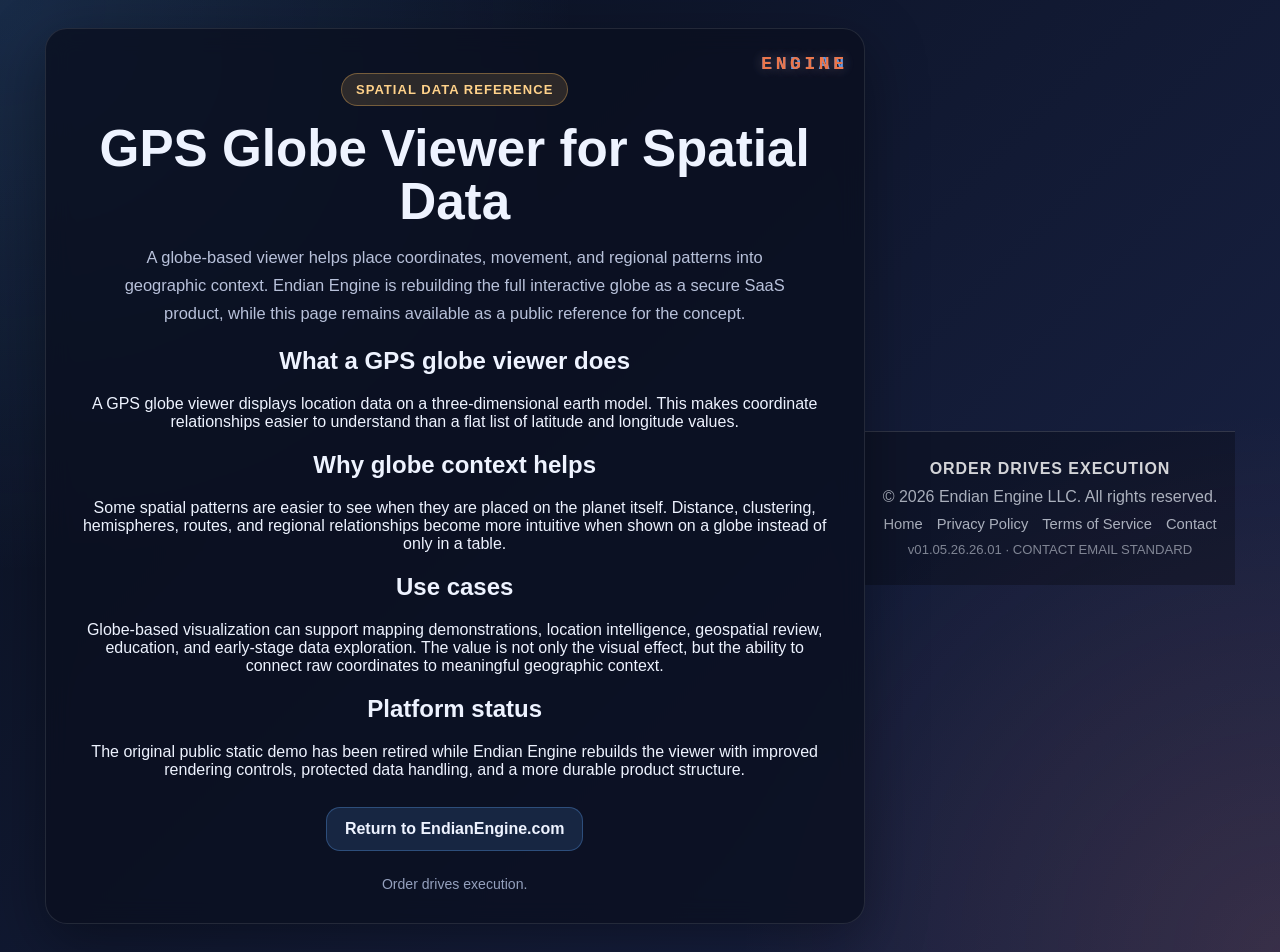
<file: globe-viewer.html>
<!DOCTYPE html>
<html lang="en">
<head>
  <meta charset="UTF-8" />
  <meta name="viewport" content="width=device-width, initial-scale=1.0" />
  <title>GPS Globe Viewer for Spatial Data | Endian Engine</title>
  <meta name="description" content="Learn how a GPS globe viewer can support spatial data visualization, coordinate review, mapping concepts, and geographic pattern analysis." />
  <link rel="canonical" href="https://endianengine.com/globe-viewer.html" />
  <style>
    :root {
      --bg-1: #09101f;
      --bg-2: #1a2347;
      --panel: rgba(10, 15, 32, 0.80);
      --border: rgba(255,255,255,0.10);
      --text: #eef3ff;
      --muted: #b8c1da;
      --blue: #61a8ff;
      --orange: #ff7f50;
      --badge-bg: rgba(255, 190, 92, 0.14);
      --badge-border: rgba(255, 190, 92, 0.35);
      --badge-text: #ffd28a;
      --button-bg: rgba(97, 168, 255, 0.14);
      --button-border: rgba(97, 168, 255, 0.30);
      --button-hover: rgba(97, 168, 255, 0.22);
      --shadow: 0 18px 60px rgba(0,0,0,0.36);
      --radius: 22px;
    }

    * { box-sizing: border-box; }

    html, body {
      margin: 0;
      min-height: 100%;
      font-family: Inter, Segoe UI, Arial, sans-serif;
      color: var(--text);
      background:
        radial-gradient(circle at top left, rgba(97,168,255,0.18), transparent 36%),
        radial-gradient(circle at bottom right, rgba(255,127,80,0.13), transparent 34%),
        linear-gradient(135deg, var(--bg-1), var(--bg-2));
    }

    body {
      min-height: 100vh;
      display: flex;
      align-items: center;
      justify-content: center;
      padding: 28px;
      position: relative;
      overflow: hidden;
    }

    .shell {
      width: 100%;
      max-width: 820px;
      background: var(--panel);
      border: 1px solid var(--border);
      border-radius: var(--radius);
      box-shadow: var(--shadow);
      backdrop-filter: blur(12px);
      padding: 34px 30px 28px;
      text-align: center;
      position: relative;
    }

    .brand-mark {
      position: absolute;
      top: 14px;
      right: 16px;
      width: 132px;
      height: 42px;
      opacity: 0.92;
      pointer-events: none;
    }

    .brand-mark .word {
      position: absolute;
      inset: 0;
      display: flex;
      align-items: center;
      justify-content: flex-end;
      font-family: "Courier New", monospace;
      font-weight: 700;
      font-size: 18px;
      letter-spacing: 0.20em;
      text-transform: uppercase;
      line-height: 1;
    }

    .brand-mark .endian {
      color: var(--blue);
      text-shadow: 0 0 14px rgba(97,168,255,0.32);
      animation: fadeEndian 12s infinite;
    }

    .brand-mark .engine {
      color: var(--orange);
      text-shadow: 0 0 14px rgba(255,127,80,0.30);
      animation: fadeEngine 12s infinite;
    }

    @keyframes fadeEndian {
      0%, 45% { opacity: 1; }
      50%, 95% { opacity: 0.12; }
      100% { opacity: 1; }
    }

    @keyframes fadeEngine {
      0%, 45% { opacity: 0.12; }
      50%, 95% { opacity: 1; }
      100% { opacity: 0.12; }
    }

    .eyebrow {
      display: inline-flex;
      align-items: center;
      justify-content: center;
      margin: 10px 0 16px;
      padding: 8px 14px;
      border-radius: 999px;
      background: var(--badge-bg);
      border: 1px solid var(--badge-border);
      color: var(--badge-text);
      font-size: 13px;
      font-weight: 700;
      letter-spacing: 0.08em;
      text-transform: uppercase;
    }

    h1 {
      margin: 0;
      font-size: clamp(2rem, 4vw, 3.2rem);
      line-height: 1.04;
    }

    .subtitle {
      margin: 14px auto 0;
      max-width: 680px;
      color: var(--muted);
      font-size: 1.03rem;
      line-height: 1.72;
    }

    .panel {
      margin: 26px auto 0;
      max-width: 690px;
      padding: 18px 18px 16px;
      border-radius: 18px;
      border: 1px solid rgba(255,255,255,0.08);
      background: rgba(255,255,255,0.035);
    }

    .panel p {
      margin: 0;
      color: #d8deef;
      line-height: 1.7;
      font-size: 0.99rem;
    }

    .actions {
      margin-top: 28px;
      display: flex;
      gap: 12px;
      justify-content: center;
      flex-wrap: wrap;
    }

    .btn {
      display: inline-flex;
      align-items: center;
      justify-content: center;
      min-width: 190px;
      padding: 12px 18px;
      border-radius: 14px;
      text-decoration: none;
      color: var(--text);
      background: var(--button-bg);
      border: 1px solid var(--button-border);
      font-weight: 700;
      transition: 0.2s ease;
    }

    .btn:hover {
      background: var(--button-hover);
      transform: translateY(-1px);
    }

    .foot {
      margin-top: 22px;
      color: #94a0bd;
      font-size: 0.88rem;
      line-height: 1.6;
    }

    @media (max-width: 640px) {
      .shell { padding: 28px 18px 22px; }
      .brand-mark {
        position: static;
        margin: 0 auto 8px;
        width: 150px;
      }
      .brand-mark .word {
        justify-content: center;
      }
    }
      a { color: var(--blue); }
    a:hover { color: var(--orange); }
  </style>
</head>
<body>
  <main class="shell">
    <div class="brand-mark" aria-hidden="true">
      <span class="word endian">ENDIAN</span>
      <span class="word engine">ENGINE</span>
    </div>

    <div class="eyebrow">Spatial Data Reference</div>
    <h1>GPS Globe Viewer for Spatial Data</h1>
    <p class="subtitle">
      A globe-based viewer helps place coordinates, movement, and regional patterns into geographic context. Endian Engine is rebuilding the full interactive globe as a secure SaaS product, while this page remains available as a public reference for the concept.
    </p>

    <section class="content" aria-label="GPS Globe Viewer for Spatial Data reference information">
      <article>
        <h2>What a GPS globe viewer does</h2>
        <p>A GPS globe viewer displays location data on a three-dimensional earth model. This makes coordinate relationships easier to understand than a flat list of latitude and longitude values.</p>
      </article>
      <article>
        <h2>Why globe context helps</h2>
        <p>Some spatial patterns are easier to see when they are placed on the planet itself. Distance, clustering, hemispheres, routes, and regional relationships become more intuitive when shown on a globe instead of only in a table.</p>
      </article>
      <article>
        <h2>Use cases</h2>
        <p>Globe-based visualization can support mapping demonstrations, location intelligence, geospatial review, education, and early-stage data exploration. The value is not only the visual effect, but the ability to connect raw coordinates to meaningful geographic context.</p>
      </article>
      <article>
        <h2>Platform status</h2>
        <p>The original public static demo has been retired while Endian Engine rebuilds the viewer with improved rendering controls, protected data handling, and a more durable product structure.</p>
      </article>
    </section>

    <div class="actions">
      <a class="btn" href="/">Return to EndianEngine.com</a>
    </div>

    <div class="foot">
      Order drives execution.
    </div>
  </main>
<footer class="site-legal-footer" style="margin-top:64px; padding:28px 18px; border-top:1px solid rgba(255,255,255,.14); background:rgba(0,0,0,.28); color:rgba(230,235,245,.72); font-family:Inter, Segoe UI, Arial, sans-serif; text-align:center;">
  <div style="max-width:1120px; margin:0 auto; display:flex; flex-direction:column; gap:10px; align-items:center;">
    <div style="font-weight:700; letter-spacing:.06em; text-transform:uppercase; color:rgba(255,255,255,.82);">Order Drives Execution</div>
    <div>&copy; 2026 Endian Engine LLC. All rights reserved.</div>
    <nav aria-label="Legal and site links" style="display:flex; gap:14px; flex-wrap:wrap; justify-content:center; font-size:.92rem;">
      <a href="./index.html" style="color:inherit; text-decoration:none;">Home</a>
      <a href="./privacy.html" style="color:inherit; text-decoration:none;">Privacy Policy</a>
      <a href="./terms.html" style="color:inherit; text-decoration:none;">Terms of Service</a>
      <a href="mailto:contact@endianengine.com" style="color:inherit; text-decoration:none;">Contact</a>
    </nav>
    <div style="font-size:.82rem; color:rgba(230,235,245,.52);">v01.05.26.26.01 · CONTACT EMAIL STANDARD</div>
  </div>
</footer>
</body>
</html>
</file>
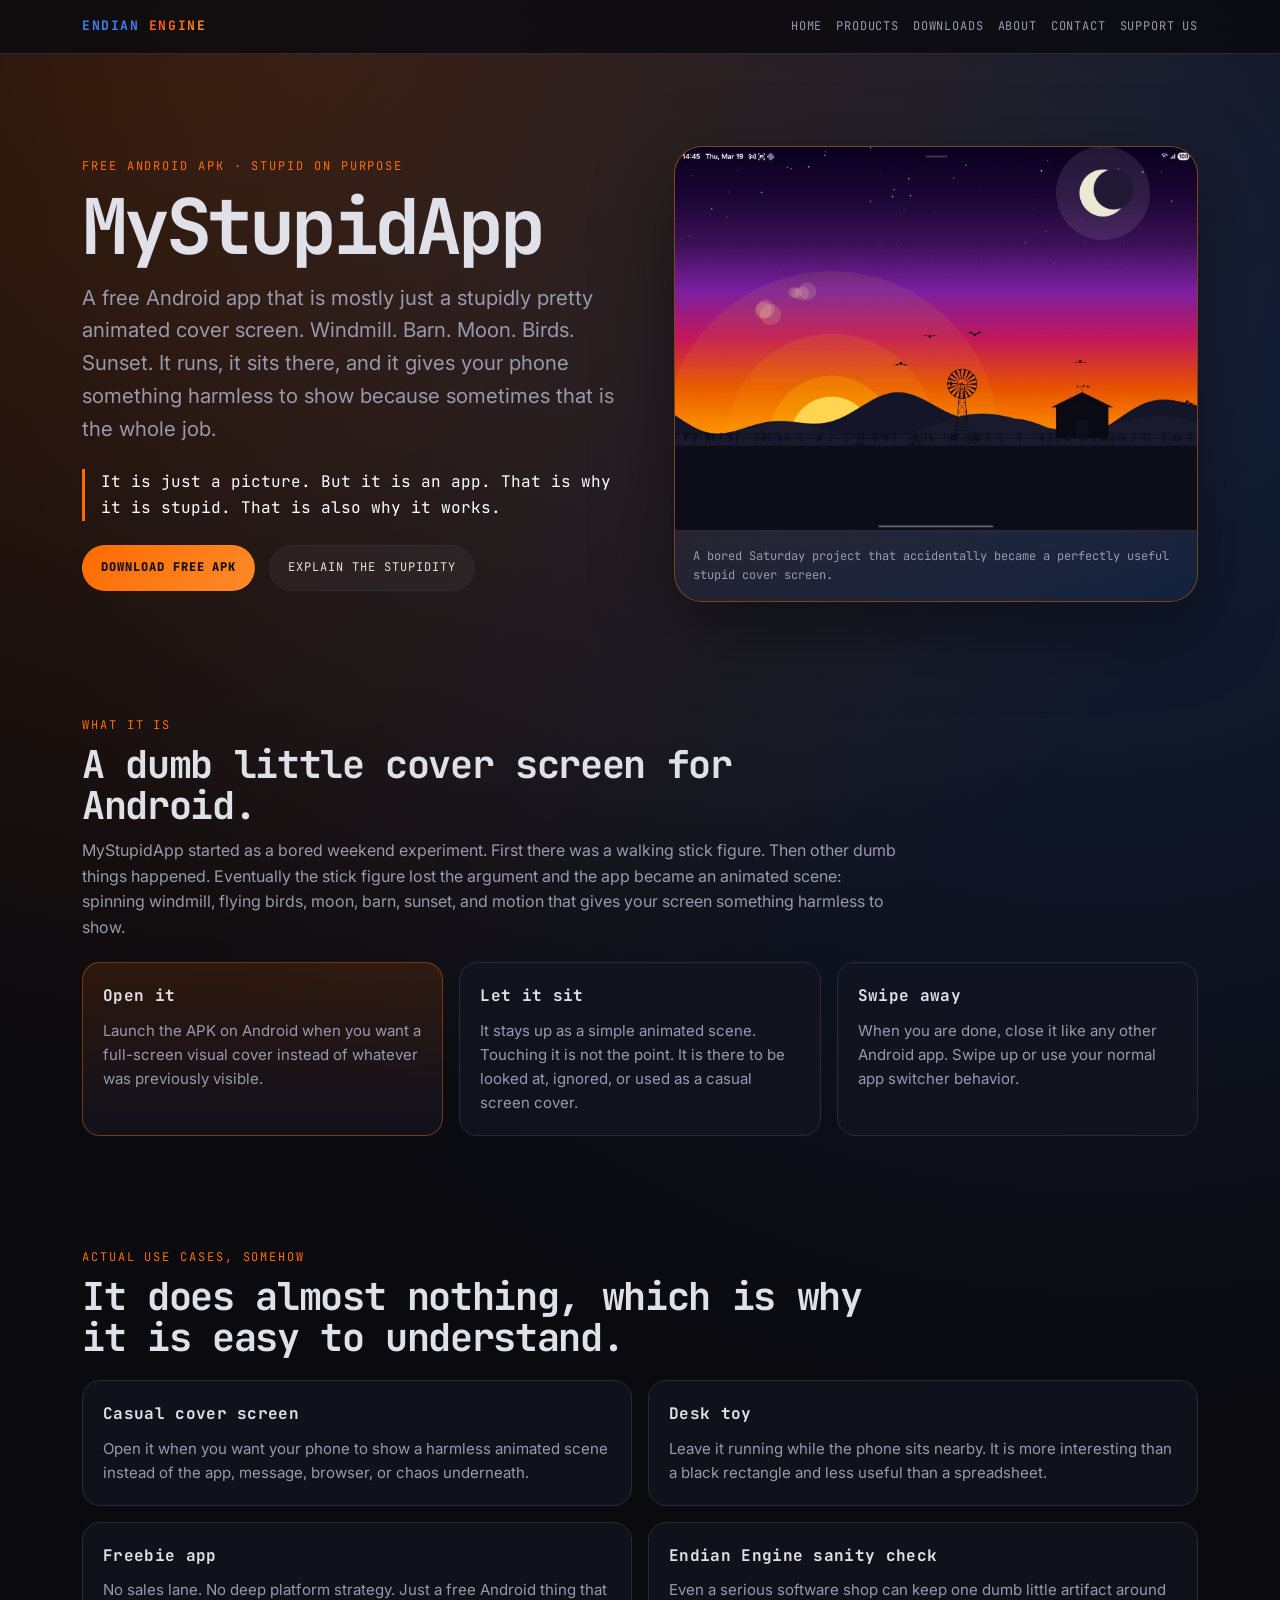
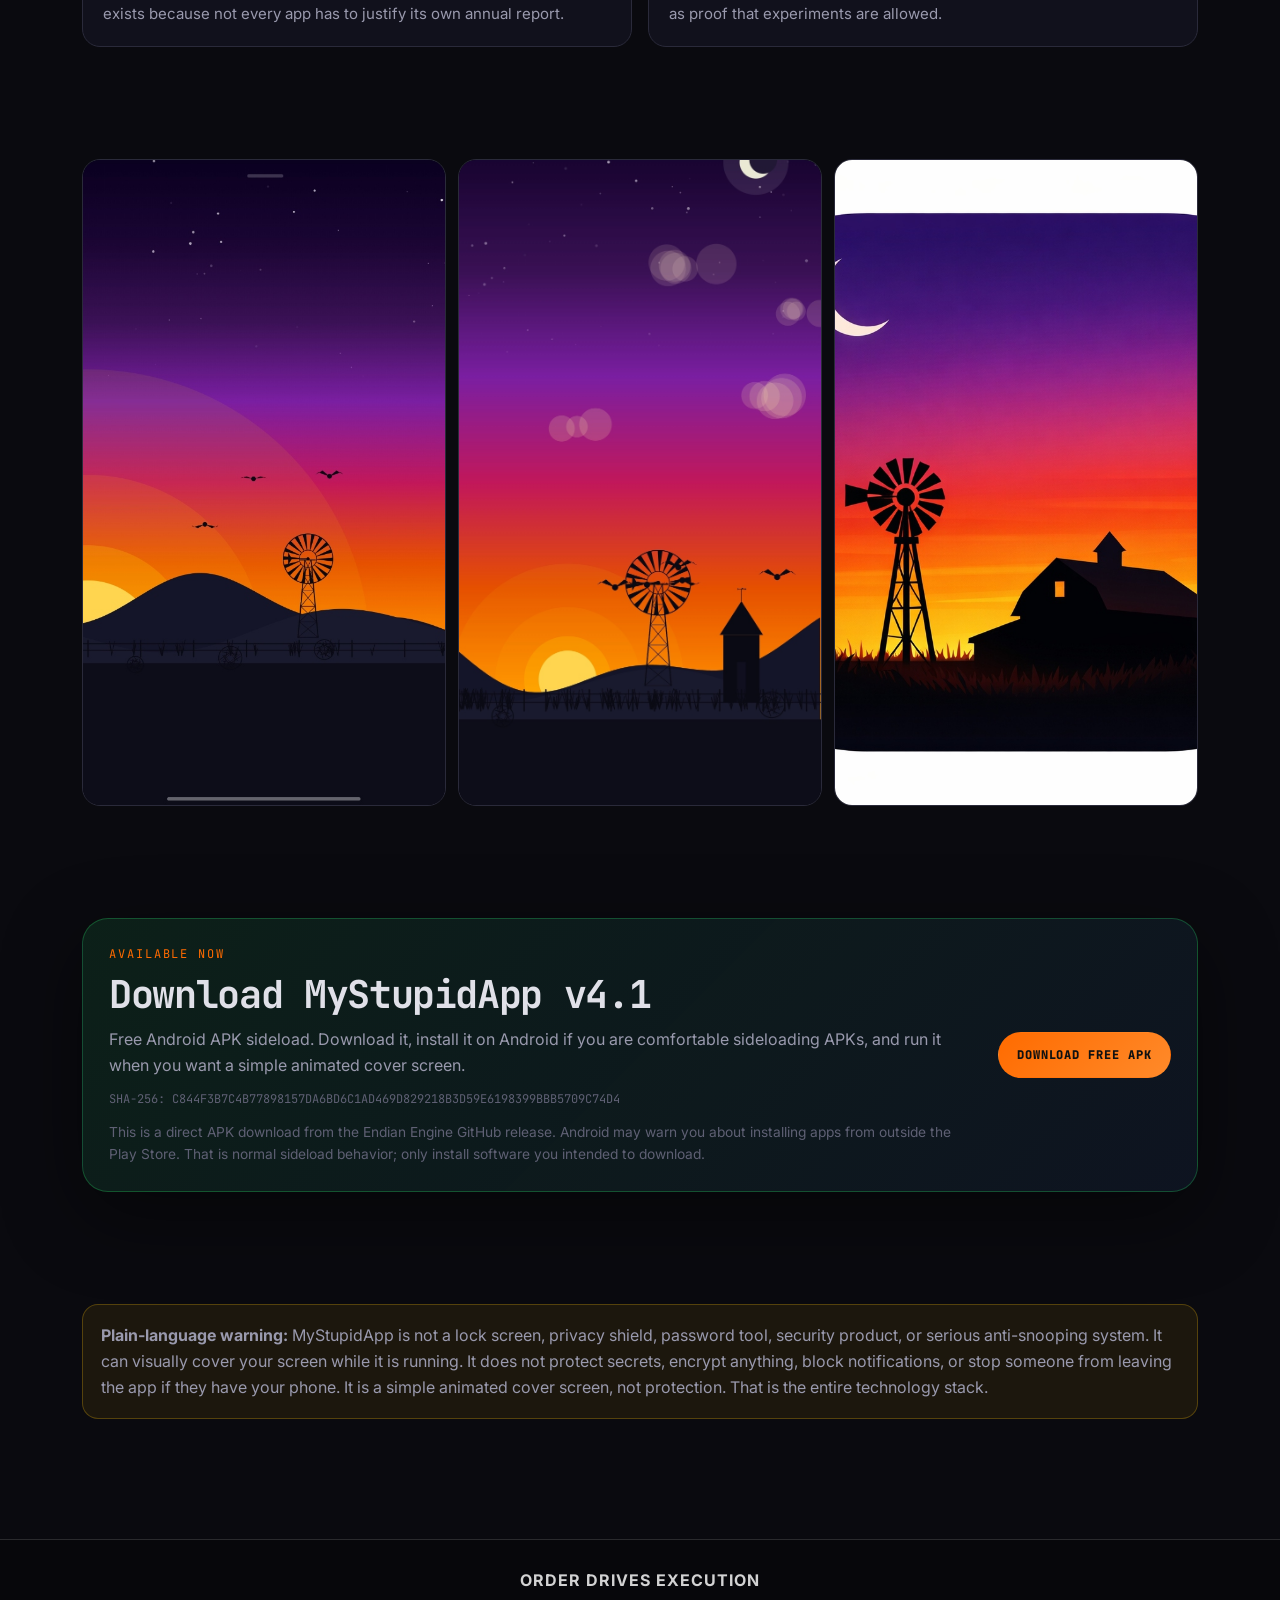
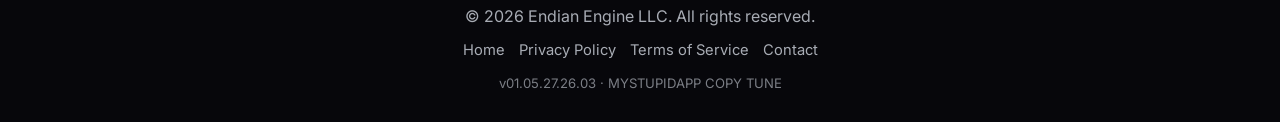
<file: mystupidapp.html>
<!DOCTYPE html>
<html lang="en">
<head>
  <meta charset="UTF-8">
  <meta name="viewport" content="width=device-width, initial-scale=1.0">
  <title>MyStupidApp — Endian Engine</title>
  <meta name="description" content="MyStupidApp is a free Android APK that shows a stupidly pretty animated cover screen: sunset, windmill, barn, moon, birds, and just enough motion to cover what was on your screen.">
  <link rel="canonical" href="https://endianengine.com/mystupidapp.html">

  <meta property="og:title" content="MyStupidApp — A stupidly pretty Android cover screen">
  <meta property="og:description" content="Free Android APK. Open it when you want a simple animated cover screen. It is not security. It is just MyStupidApp.">
  <meta property="og:url" content="https://endianengine.com/mystupidapp.html">
  <meta property="og:image" content="https://endianengine.com/assets/mystupidapp-1.jpg">
  <meta property="og:type" content="website">
  <meta property="og:site_name" content="Endian Engine">
  <meta name="twitter:card" content="summary_large_image">

  <link rel="preconnect" href="https://fonts.googleapis.com">
  <link rel="preconnect" href="https://fonts.gstatic.com" crossorigin>
  <link href="https://fonts.googleapis.com/css2?family=JetBrains+Mono:wght@300;400;500;700&family=Inter:wght@300;400;500;600;700&display=swap" rel="stylesheet">

  <style>
    *, *::before, *::after { box-sizing:border-box; margin:0; padding:0; }
    :root {
      --bg:#0a0a0f; --surface:#0f0f18; --surface-2:#141420; --surface-3:#1a1a2a;
      --border:#2a2a3a; --border-hot:rgba(255,107,0,.40); --text:#e0e0e8;
      --muted:#9999ad; --faint:#5f6074; --orange:#ff6b00; --blue:#3b82f6;
      --green:#22c55e; --yellow:#eab308; --red:#ef4444;
      --mono:'JetBrains Mono','Courier New',monospace; --body:'Inter','Helvetica Neue',sans-serif;
      --radius:18px; --shadow:0 24px 80px rgba(0,0,0,.45);
    }
    html { scroll-behavior:smooth; scroll-padding-top:88px; }
    body {
      min-height:100vh;
      background:radial-gradient(circle at 20% 0%, rgba(255,107,0,.20), transparent 32%), radial-gradient(circle at 86% 10%, rgba(59,130,246,.18), transparent 34%), var(--bg);
      color:var(--text); font-family:var(--body); line-height:1.6;
    }
    a { color:inherit; }
    .brand-wordmark { white-space:nowrap; }
    .brand-endian { color:var(--blue); }
    .brand-engine { background:linear-gradient(135deg,#ff5a2a,#ff6b00,#ff9b4e); -webkit-background-clip:text; background-clip:text; color:transparent; }
    .topbar { position:sticky; top:0; z-index:10; backdrop-filter:blur(16px); background:rgba(10,10,15,.82); border-bottom:1px solid var(--border); }
    .topbar-inner { max-width:1160px; margin:0 auto; padding:16px 22px; display:flex; align-items:center; justify-content:space-between; gap:18px; }
    .logo { font-family:var(--mono); font-size:13px; letter-spacing:.12em; text-transform:uppercase; text-decoration:none; font-weight:700; }
    .nav { display:flex; gap:14px; flex-wrap:wrap; justify-content:flex-end; }
    .nav a { font-family:var(--mono); font-size:12px; letter-spacing:.07em; text-transform:uppercase; color:var(--muted); text-decoration:none; }
    .nav a:hover { color:var(--orange); }
    .shell { max-width:1160px; margin:0 auto; padding:0 22px; }
    .hero { padding:92px 0 58px; }
    .hero-grid { display:grid; grid-template-columns:minmax(0,1fr) minmax(320px,.94fr); gap:34px; align-items:center; }
    .kicker { font-family:var(--mono); font-size:12px; letter-spacing:.16em; text-transform:uppercase; color:var(--orange); margin-bottom:14px; }
    h1 { font-family:var(--mono); font-size:clamp(2.4rem,6vw,5.35rem); line-height:.95; letter-spacing:-.055em; margin-bottom:18px; }
    .subtitle { color:var(--muted); font-size:clamp(1.02rem,2vw,1.28rem); max-width:65ch; margin-bottom:24px; }
    .statement { border-left:3px solid var(--orange); padding-left:16px; color:#fff; font-family:var(--mono); font-size:1rem; margin:24px 0; }
    .actions { display:flex; gap:14px; flex-wrap:wrap; align-items:center; }
    .btn { display:inline-flex; align-items:center; justify-content:center; min-height:46px; padding:0 18px; border-radius:999px; font-family:var(--mono); font-size:12px; letter-spacing:.08em; text-transform:uppercase; text-decoration:none; border:1px solid var(--border); }
    .btn-primary { background:linear-gradient(135deg,var(--orange),#ff8a2a); color:#111; font-weight:800; border-color:transparent; }
    .btn-secondary { background:rgba(255,255,255,.04); color:var(--text); }
    .hero-card { border:1px solid var(--border-hot); background:linear-gradient(180deg,rgba(255,107,0,.12),rgba(59,130,246,.08)); border-radius:28px; overflow:hidden; box-shadow:var(--shadow); }
    .hero-card img { display:block; width:100%; height:auto; }
    .hero-caption { padding:16px 18px; font-family:var(--mono); font-size:12px; color:var(--muted); border-top:1px solid var(--border); }
    section { padding:56px 0; }
    .section-head { max-width:820px; margin-bottom:22px; }
    .section-kicker { font-family:var(--mono); font-size:12px; letter-spacing:.16em; color:var(--orange); text-transform:uppercase; margin-bottom:10px; }
    h2 { font-family:var(--mono); font-size:clamp(1.65rem,3vw,2.55rem); line-height:1.05; letter-spacing:-.035em; margin-bottom:12px; }
    h3 { font-family:var(--mono); font-size:1rem; letter-spacing:.02em; margin-bottom:10px; }
    .muted { color:var(--muted); }
    .grid { display:grid; gap:16px; }
    .grid-3 { grid-template-columns:repeat(3,minmax(0,1fr)); }
    .grid-2 { grid-template-columns:repeat(2,minmax(0,1fr)); }
    .panel { background:rgba(20,20,32,.78); border:1px solid var(--border); border-radius:var(--radius); padding:20px; }
    .panel.hot { border-color:var(--border-hot); background:linear-gradient(180deg,rgba(255,107,0,.13),rgba(20,20,32,.78)); }
    .panel p, .panel li { color:var(--muted); font-size:.94rem; }
    ul { padding-left:18px; }
    li + li { margin-top:7px; }
    .download-card { display:grid; grid-template-columns:minmax(0,1.2fr) auto; gap:24px; align-items:center; padding:26px; border-radius:26px; border:1px solid rgba(34,197,94,.32); background:linear-gradient(135deg,rgba(34,197,94,.12),rgba(59,130,246,.08)); box-shadow:var(--shadow); }
    .hash { margin-top:12px; font-family:var(--mono); font-size:12px; color:var(--faint); overflow-wrap:anywhere; }
    .fineprint { margin-top:12px; color:var(--faint); font-size:.86rem; }
    .image-strip { display:grid; grid-template-columns:repeat(3,minmax(0,1fr)); gap:12px; }
    .image-strip img { width:100%; aspect-ratio:9/16; object-fit:cover; border-radius:18px; border:1px solid var(--border); background:#111; }
    .warning { border:1px solid rgba(234,179,8,.28); background:rgba(234,179,8,.08); border-radius:16px; padding:18px; color:var(--muted); }
    .footer { border-top:1px solid var(--border); color:var(--faint); font-size:.86rem; padding:28px 0; text-align:center; }
    .footer a { color:var(--muted); text-decoration:none; }
    @media (max-width:900px) { .hero-grid, .download-card { grid-template-columns:1fr; } .grid-3, .grid-2 { grid-template-columns:1fr; } }
    @media (max-width:620px) { .topbar-inner { align-items:flex-start; flex-direction:column; } .nav { display:none; } .hero { padding-top:54px; } .image-strip { grid-template-columns:1fr; } }
  </style>
</head>
<body>
  <header class="topbar">
    <div class="topbar-inner">
      <a class="logo" href="./index.html"><span class="brand-wordmark"><span class="brand-endian">Endian</span> <span class="brand-engine">Engine</span></span></a>
      <nav class="nav" aria-label="Main navigation">
        <a href="./index.html">Home</a>
        <a href="./index.html#products">Products</a>
        <a href="./index.html#downloads">Downloads</a>
        <a href="./index.html#about">About</a>
        <a href="./index.html#contact">Contact</a>
        <a href="./index.html#support">Support Us</a>
      </nav>
    </div>
  </header>

  <main>
    <section class="hero">
      <div class="shell hero-grid">
        <div>
          <div class="kicker">Free Android APK · stupid on purpose</div>
          <h1>MyStupidApp</h1>
          <p class="subtitle">A free Android app that is mostly just a stupidly pretty animated cover screen. Windmill. Barn. Moon. Birds. Sunset. It runs, it sits there, and it gives your phone something harmless to show because sometimes that is the whole job.</p>
          <div class="statement">It is just a picture. But it is an app. That is why it is stupid. That is also why it works.</div>
          <div class="actions">
            <a class="btn btn-primary" href="https://github.com/LoneNucleus/endianengine.com/releases/download/MySTUPIDapp/MySTUPIDapp_V4_1_sign.apk">Download Free APK</a>
            <a class="btn btn-secondary" href="#what">Explain the stupidity</a>
          </div>
        </div>
        <div class="hero-card">
          <img src="./assets/mystupidapp-1.jpg" alt="MyStupidApp animated sunset screen with windmill and barn" loading="eager">
          <div class="hero-caption">A bored Saturday project that accidentally became a perfectly useful stupid cover screen.</div>
        </div>
      </div>
    </section>

    <section id="what">
      <div class="shell">
        <div class="section-head">
          <div class="section-kicker">What it is</div>
          <h2>A dumb little cover screen for Android.</h2>
          <p class="muted">MyStupidApp started as a bored weekend experiment. First there was a walking stick figure. Then other dumb things happened. Eventually the stick figure lost the argument and the app became an animated scene: spinning windmill, flying birds, moon, barn, sunset, and motion that gives your screen something harmless to show.</p>
        </div>
        <div class="grid grid-3">
          <div class="panel hot"><h3>Open it</h3><p>Launch the APK on Android when you want a full-screen visual cover instead of whatever was previously visible.</p></div>
          <div class="panel"><h3>Let it sit</h3><p>It stays up as a simple animated scene. Touching it is not the point. It is there to be looked at, ignored, or used as a casual screen cover.</p></div>
          <div class="panel"><h3>Swipe away</h3><p>When you are done, close it like any other Android app. Swipe up or use your normal app switcher behavior.</p></div>
        </div>
      </div>
    </section>

    <section id="uses">
      <div class="shell">
        <div class="section-head">
          <div class="section-kicker">Actual use cases, somehow</div>
          <h2>It does almost nothing, which is why it is easy to understand.</h2>
        </div>
        <div class="grid grid-2">
          <div class="panel"><h3>Casual cover screen</h3><p>Open it when you want your phone to show a harmless animated scene instead of the app, message, browser, or chaos underneath.</p></div>
          <div class="panel"><h3>Desk toy</h3><p>Leave it running while the phone sits nearby. It is more interesting than a black rectangle and less useful than a spreadsheet.</p></div>
          <div class="panel"><h3>Freebie app</h3><p>No sales lane. No deep platform strategy. Just a free Android thing that exists because not every app has to justify its own annual report.</p></div>
          <div class="panel"><h3>Endian Engine sanity check</h3><p>Even a serious software shop can keep one dumb little artifact around as proof that experiments are allowed.</p></div>
        </div>
      </div>
    </section>

    <section>
      <div class="shell image-strip">
        <img src="./assets/mystupidapp-1.jpg" alt="MyStupidApp screenshot one" loading="lazy">
        <img src="./assets/mystupidapp-2.jpg" alt="MyStupidApp screenshot two" loading="lazy">
        <img src="./assets/mystupidapp-icon.jpg" alt="MyStupidApp icon artwork" loading="lazy">
      </div>
    </section>

    <section id="download">
      <div class="shell">
        <div class="download-card">
          <div>
            <div class="section-kicker">Available now</div>
            <h2>Download MyStupidApp v4.1</h2>
            <p class="muted">Free Android APK sideload. Download it, install it on Android if you are comfortable sideloading APKs, and run it when you want a simple animated cover screen.</p>
            <div class="hash">SHA-256: C844F3B7C4B77898157DA6BD6C1AD469D829218B3D59E6198399BBB5709C74D4</div>
            <p class="fineprint">This is a direct APK download from the Endian Engine GitHub release. Android may warn you about installing apps from outside the Play Store. That is normal sideload behavior; only install software you intended to download.</p>
          </div>
          <div class="actions">
            <a class="btn btn-primary" href="https://github.com/LoneNucleus/endianengine.com/releases/download/MySTUPIDapp/MySTUPIDapp_V4_1_sign.apk">Download Free APK</a>
          </div>
        </div>
      </div>
    </section>

    <section>
      <div class="shell">
        <div class="warning">
          <strong>Plain-language warning:</strong> MyStupidApp is not a lock screen, privacy shield, password tool, security product, or serious anti-snooping system. It can visually cover your screen while it is running. It does not protect secrets, encrypt anything, block notifications, or stop someone from leaving the app if they have your phone. It is a simple animated cover screen, not protection. That is the entire technology stack.
        </div>
      </div>
    </section>
  </main>

  <footer class="site-legal-footer" style="margin-top:64px; padding:28px 18px; border-top:1px solid rgba(255,255,255,.14); background:rgba(0,0,0,.28); color:rgba(230,235,245,.72); font-family:Inter, Segoe UI, Arial, sans-serif; text-align:center;">
  <div style="max-width:1120px; margin:0 auto; display:flex; flex-direction:column; gap:10px; align-items:center;">
    <div style="font-weight:700; letter-spacing:.06em; text-transform:uppercase; color:rgba(255,255,255,.82);">Order Drives Execution</div>
    <div>&copy; 2026 Endian Engine LLC. All rights reserved.</div>
    <nav aria-label="Legal and site links" style="display:flex; gap:14px; flex-wrap:wrap; justify-content:center; font-size:.92rem;">
      <a href="./index.html" style="color:inherit; text-decoration:none;">Home</a>
      <a href="./privacy.html" style="color:inherit; text-decoration:none;">Privacy Policy</a>
      <a href="./terms.html" style="color:inherit; text-decoration:none;">Terms of Service</a>
      <a href="mailto:contact@endianengine.com" style="color:inherit; text-decoration:none;">Contact</a>
    </nav>
    <div style="font-size:.82rem; color:rgba(230,235,245,.52);">v01.05.27.26.03 · MYSTUPIDAPP COPY TUNE</div>
  </div>
</footer>
</body>
</html>
</file>
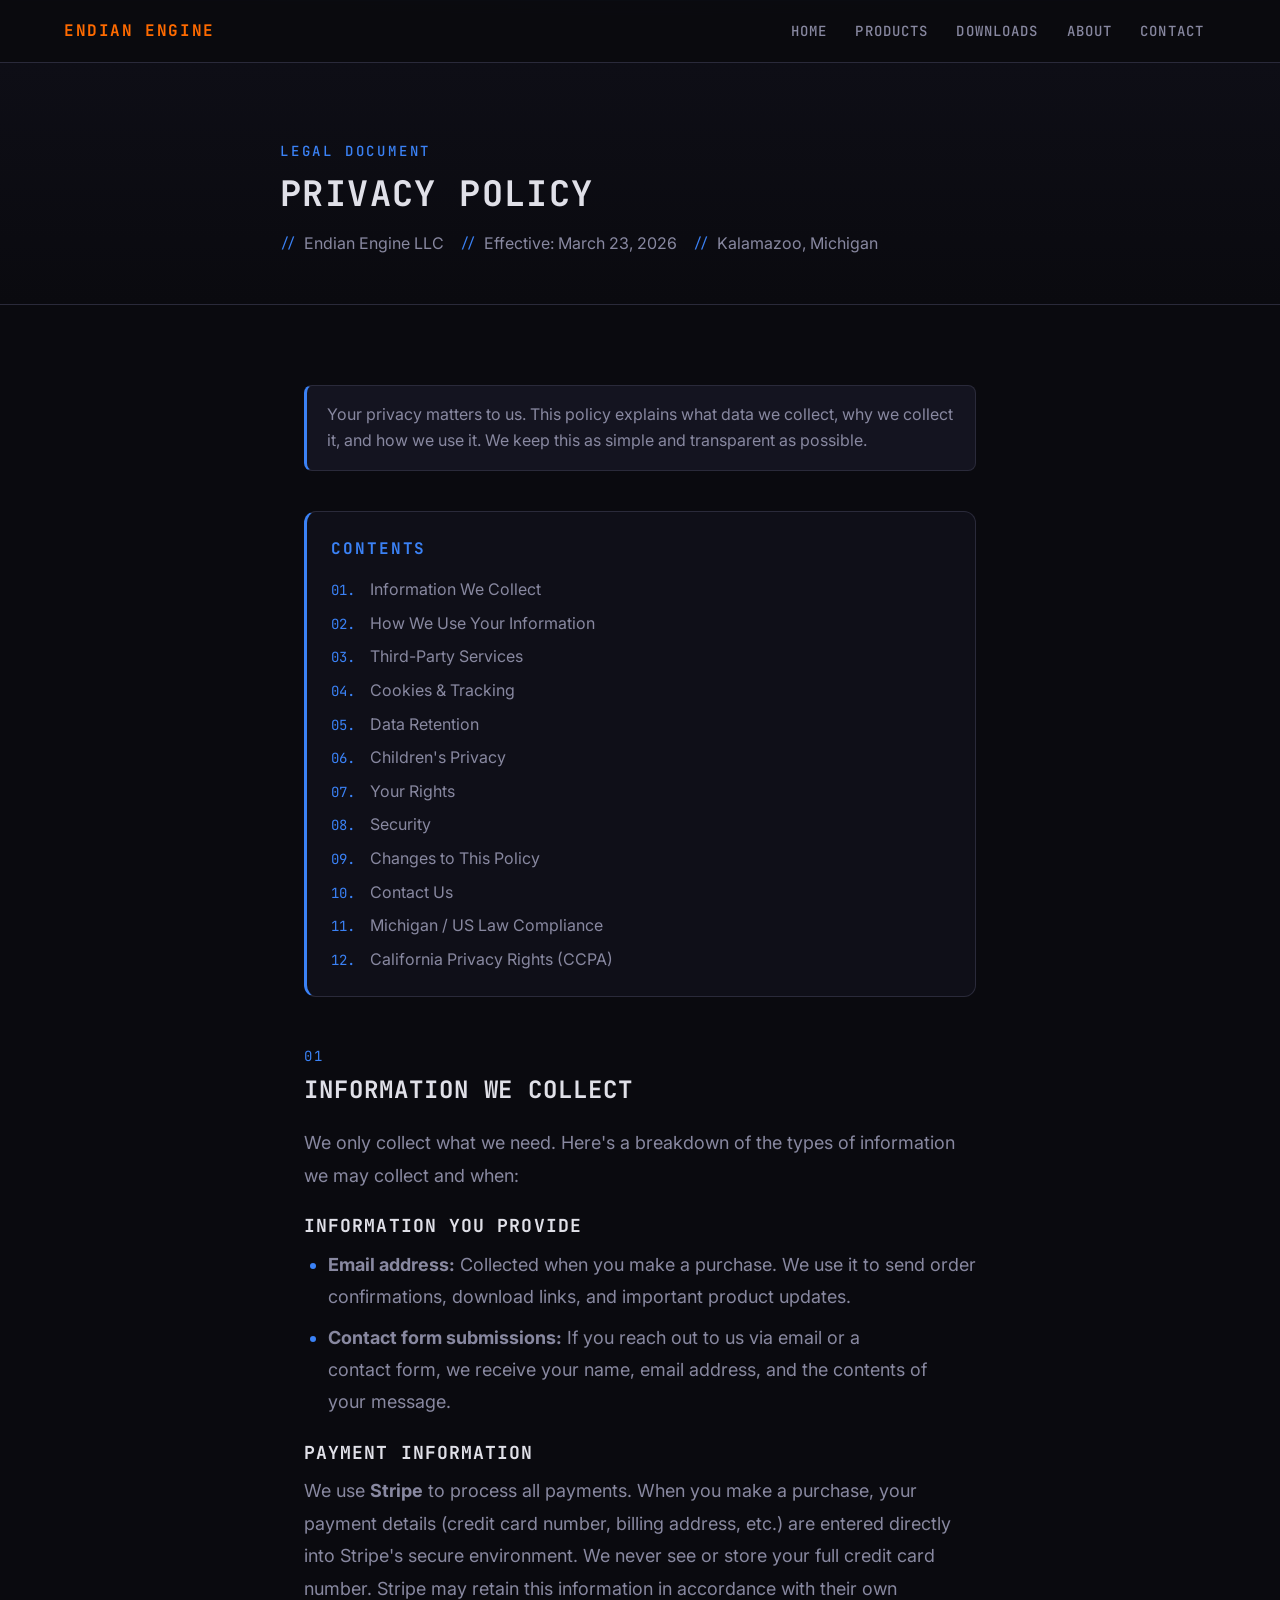
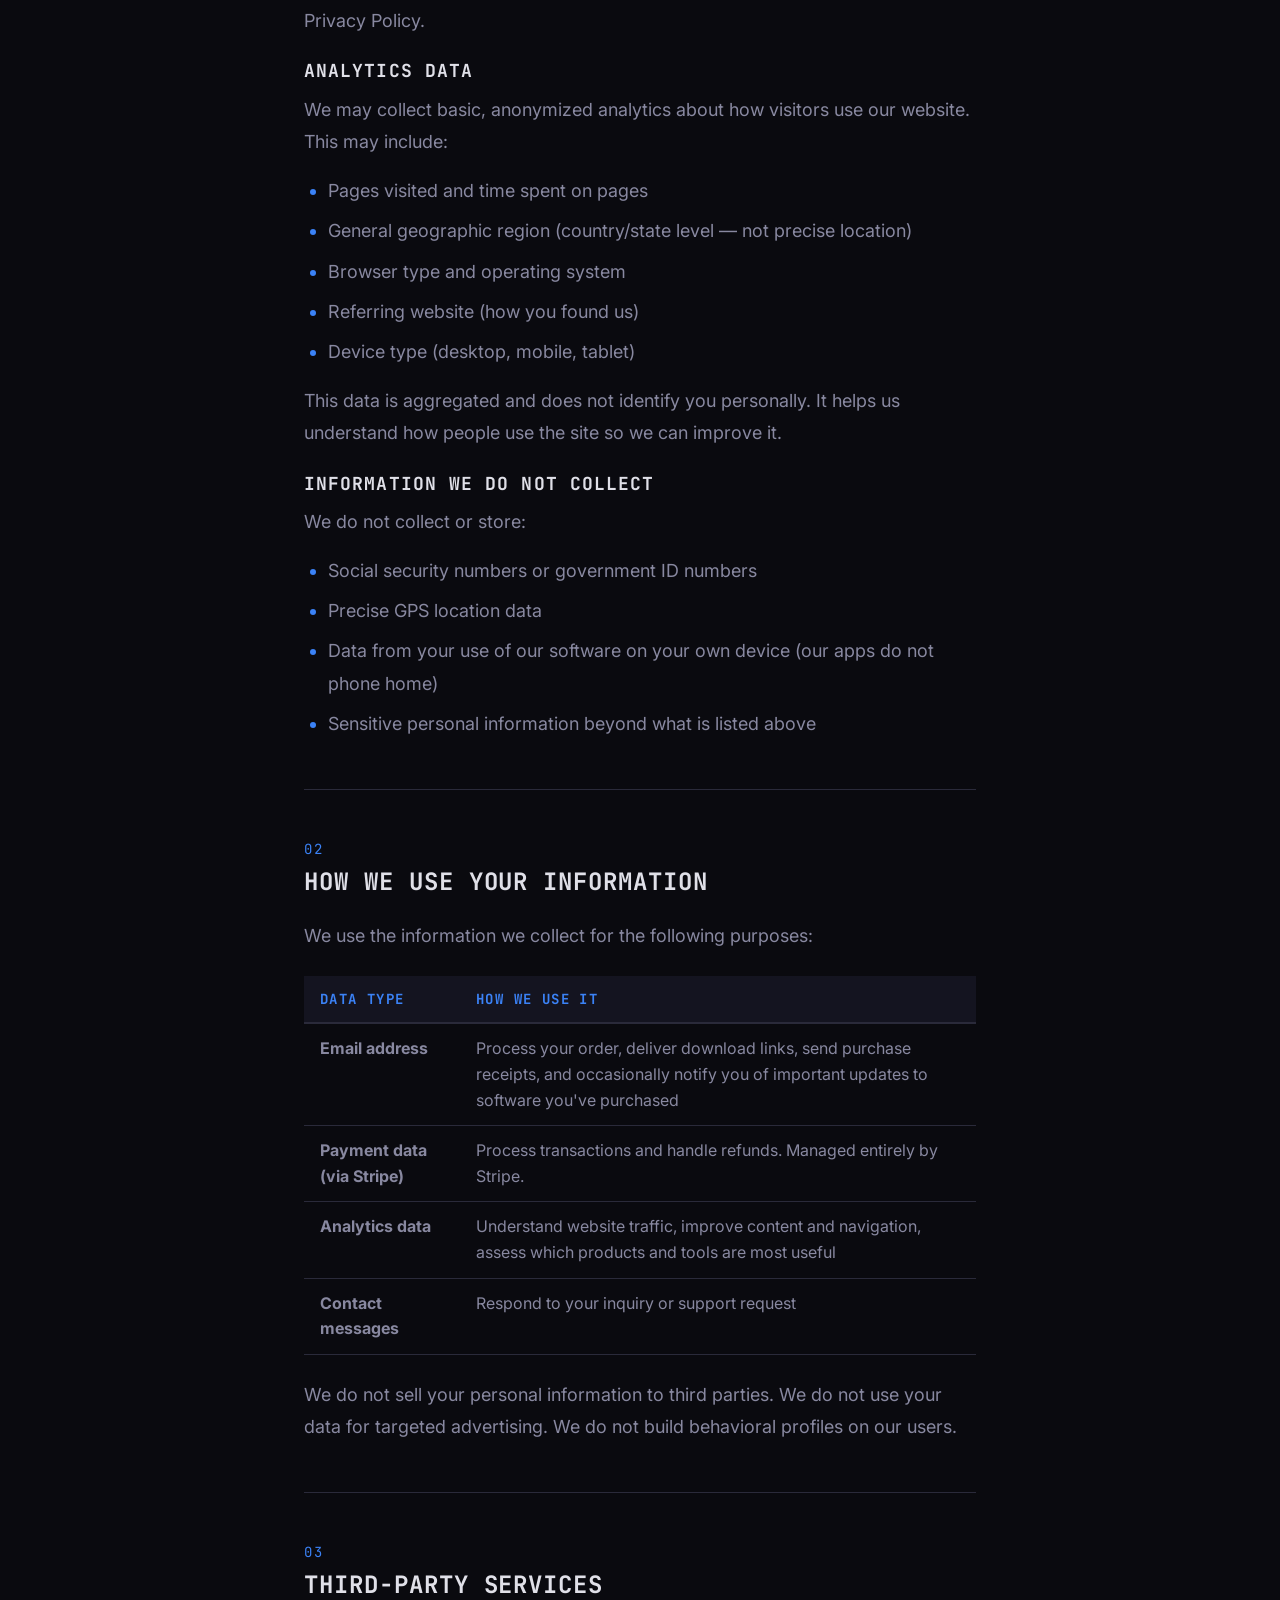
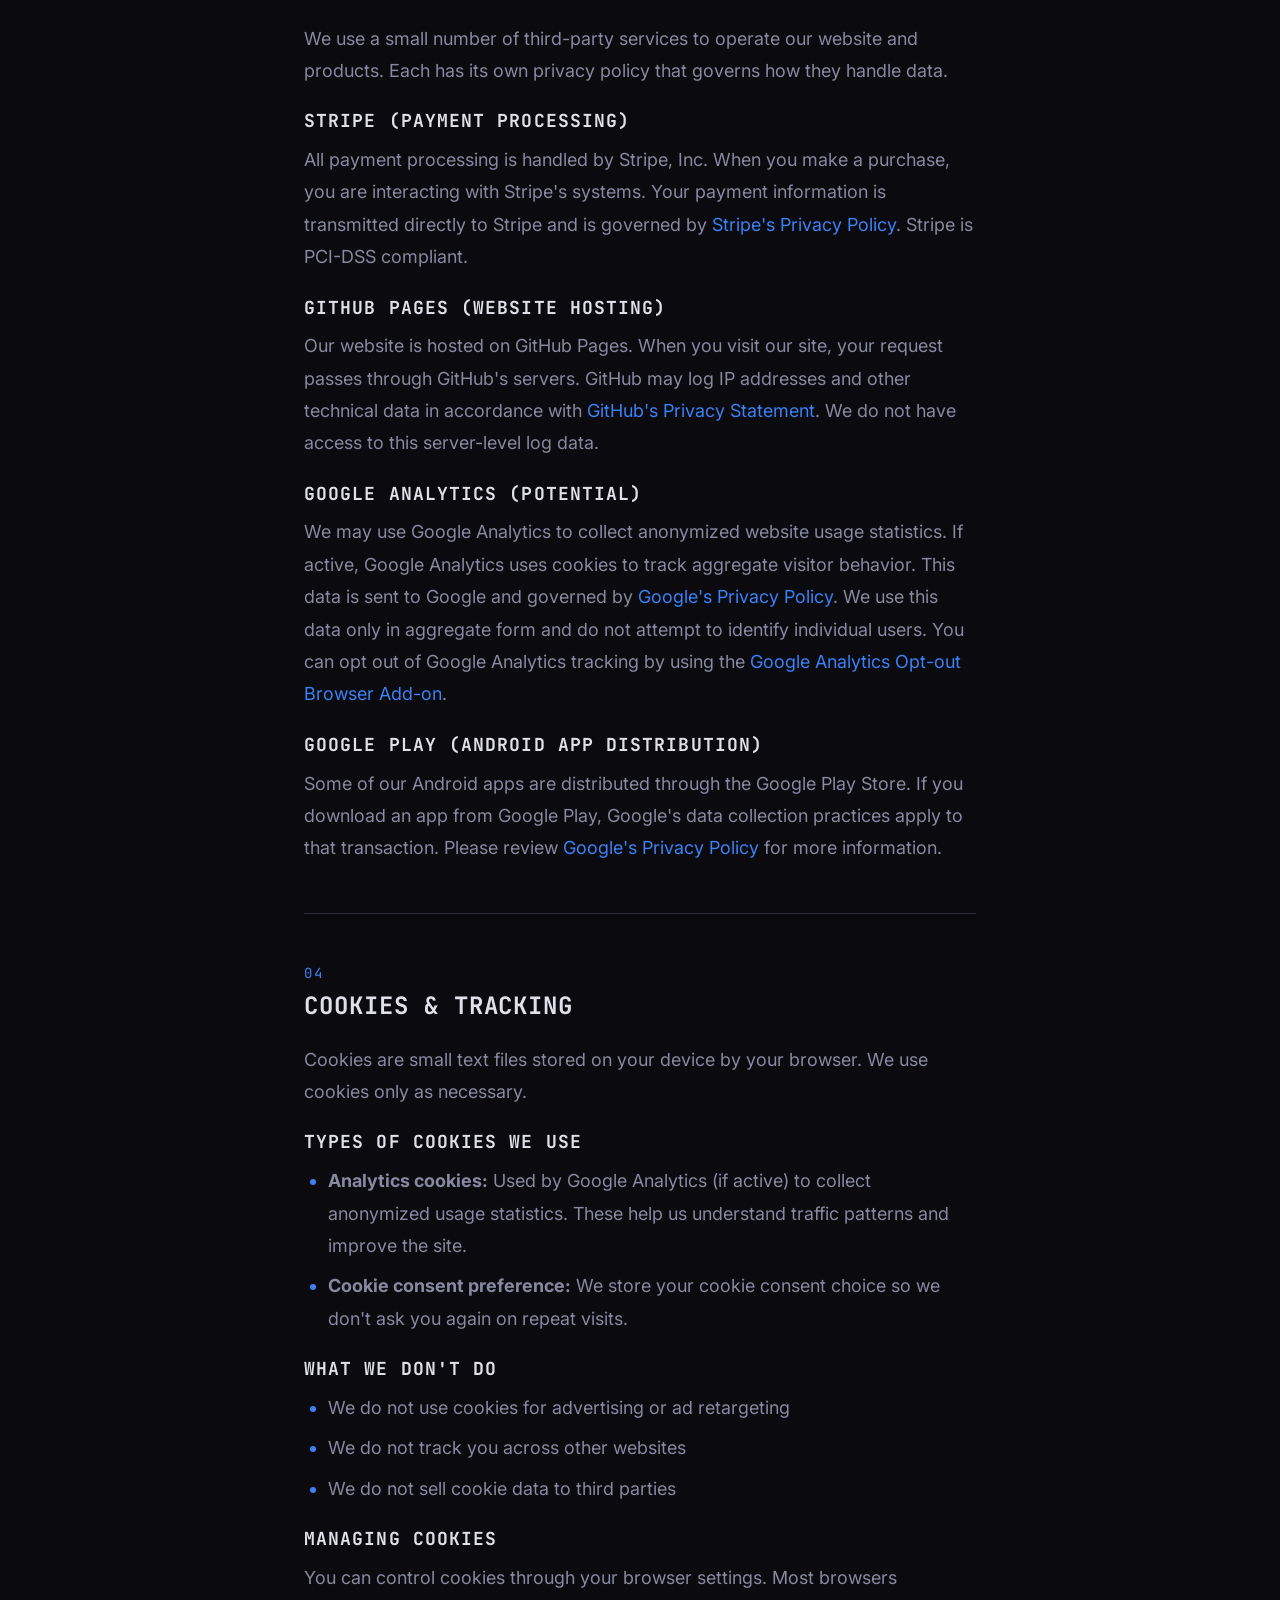
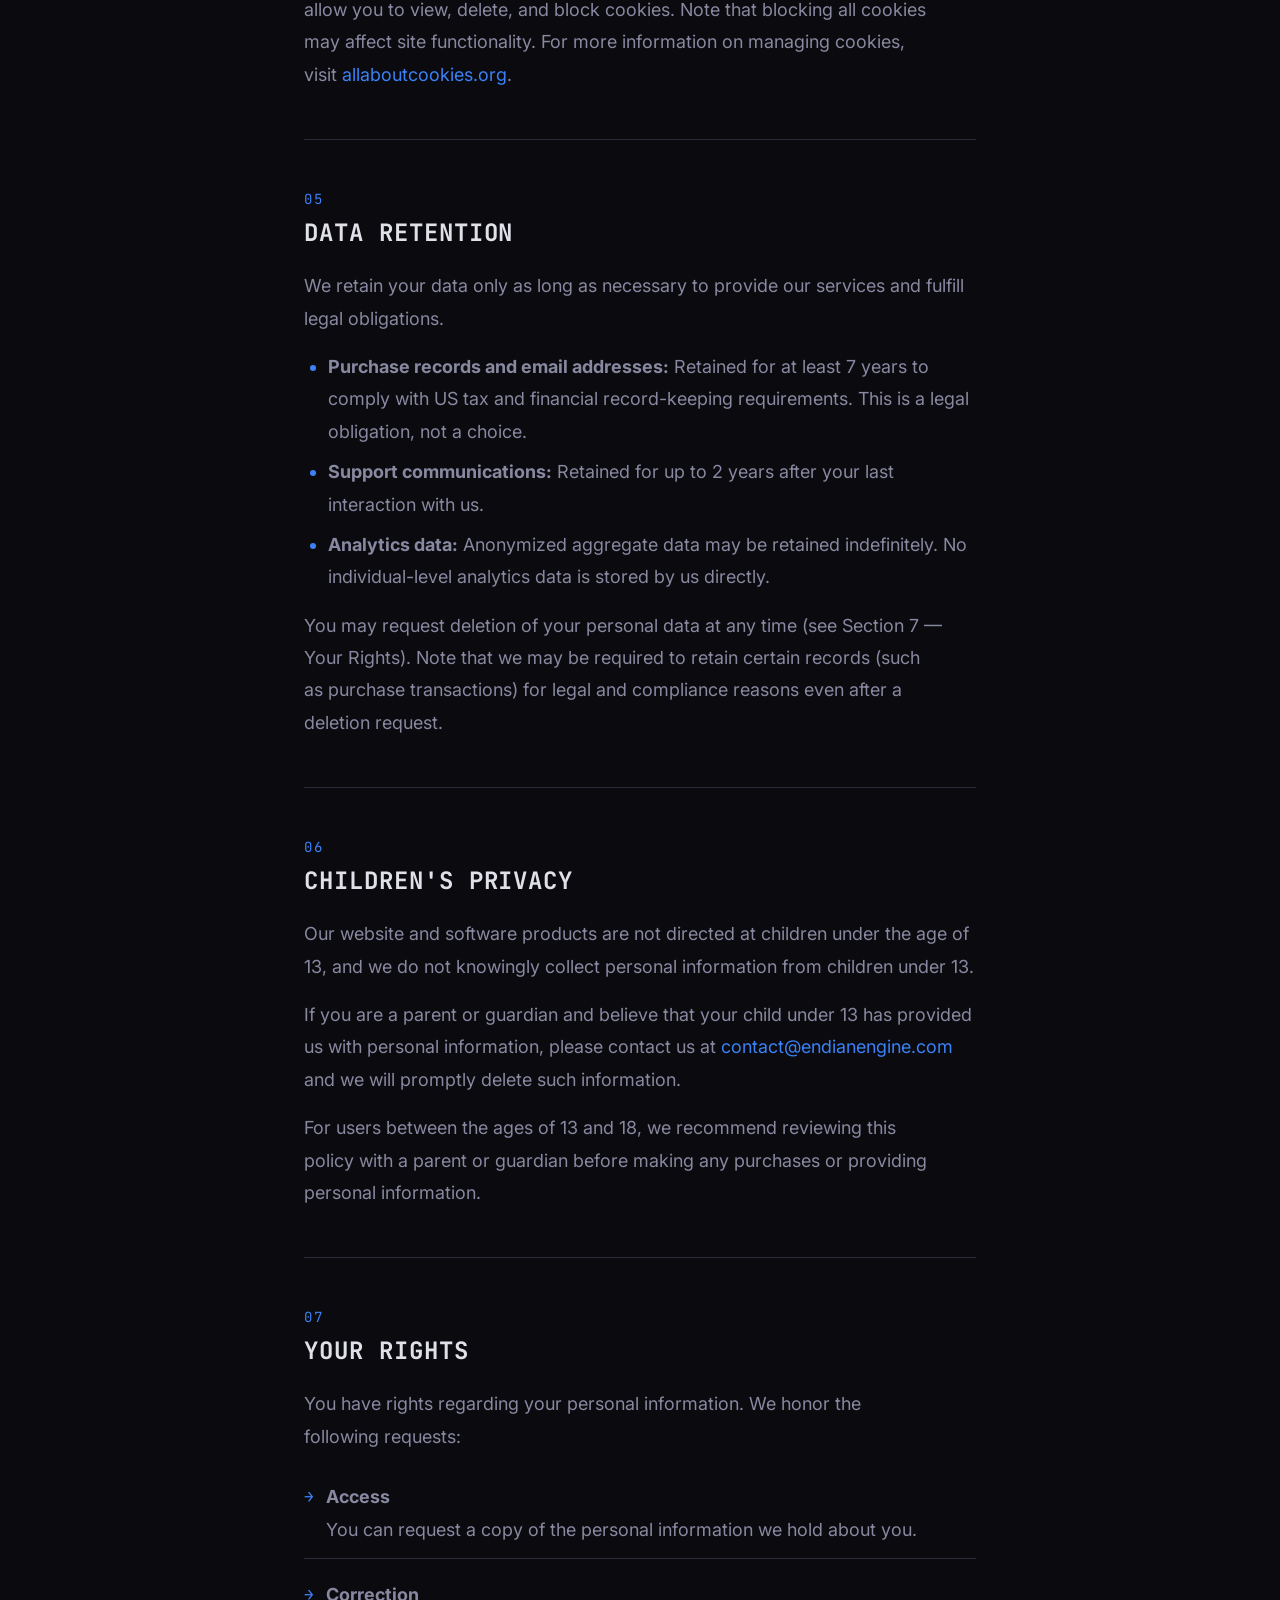
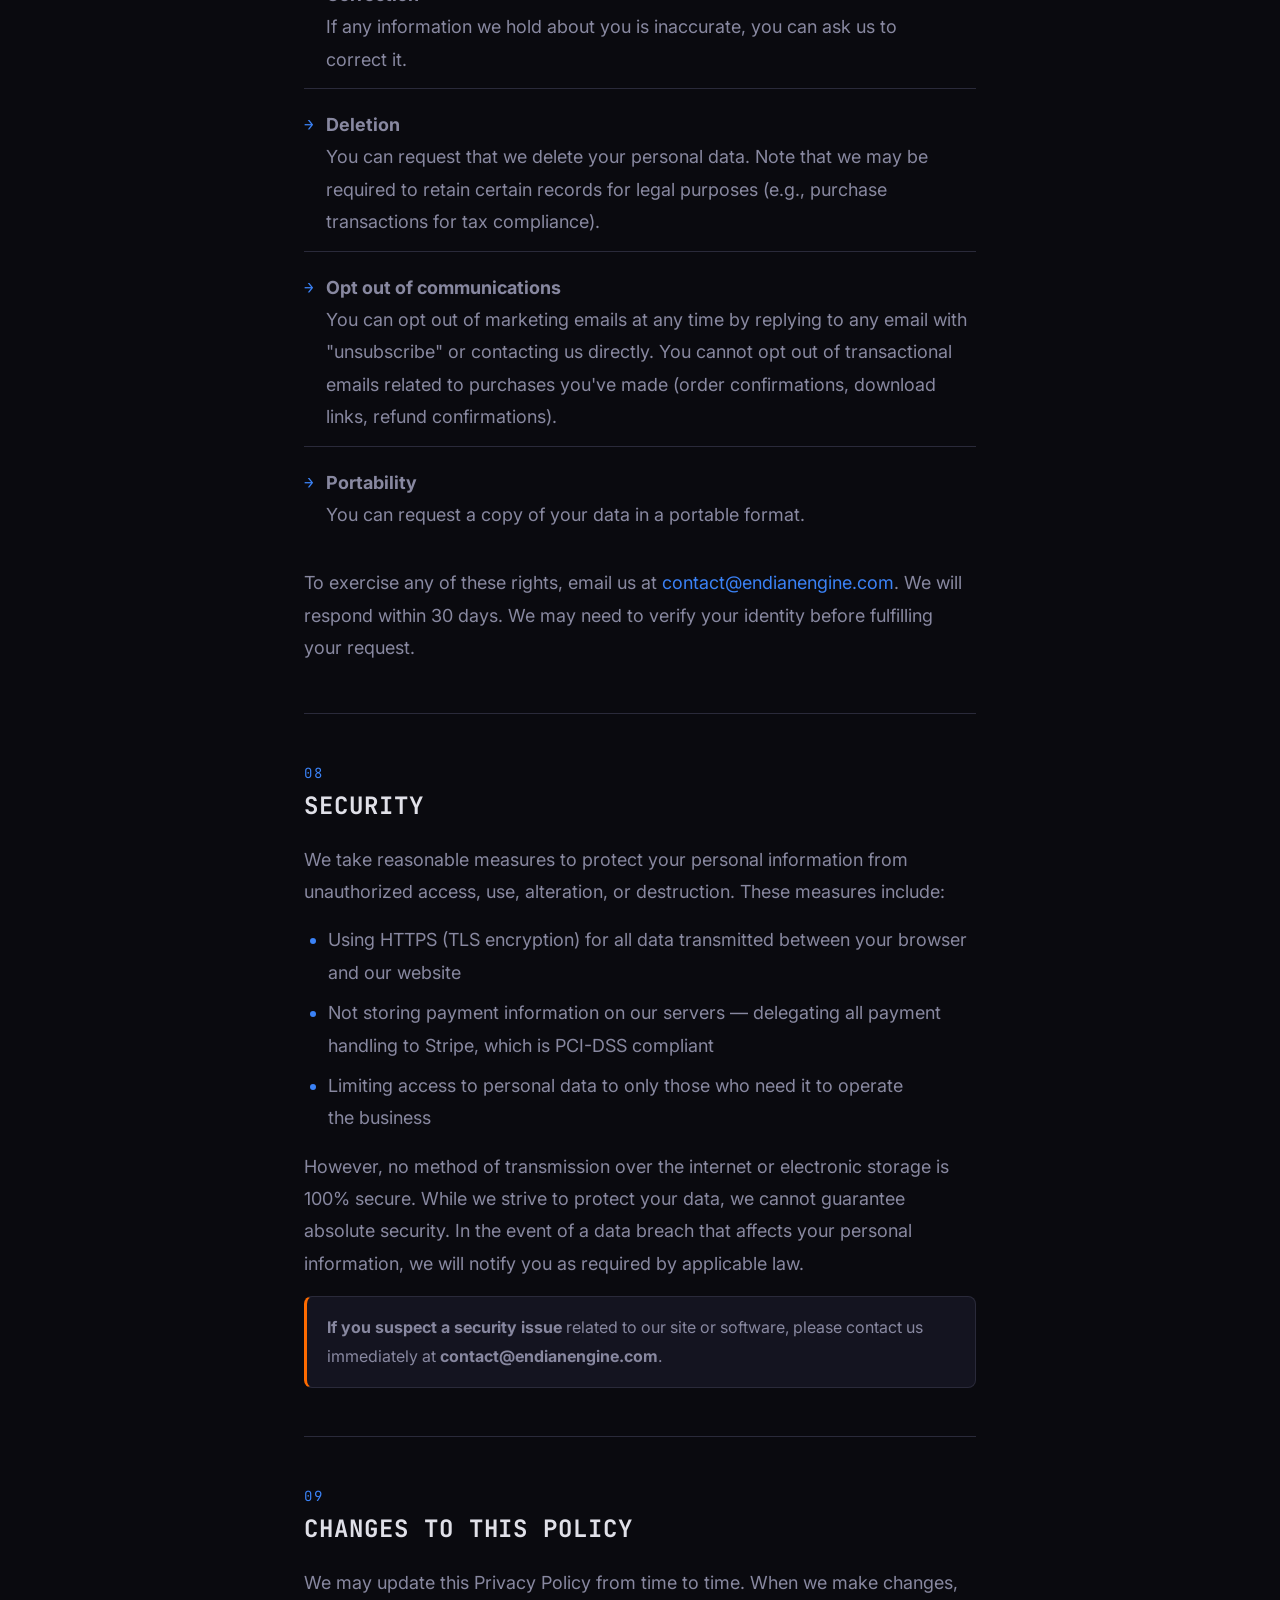
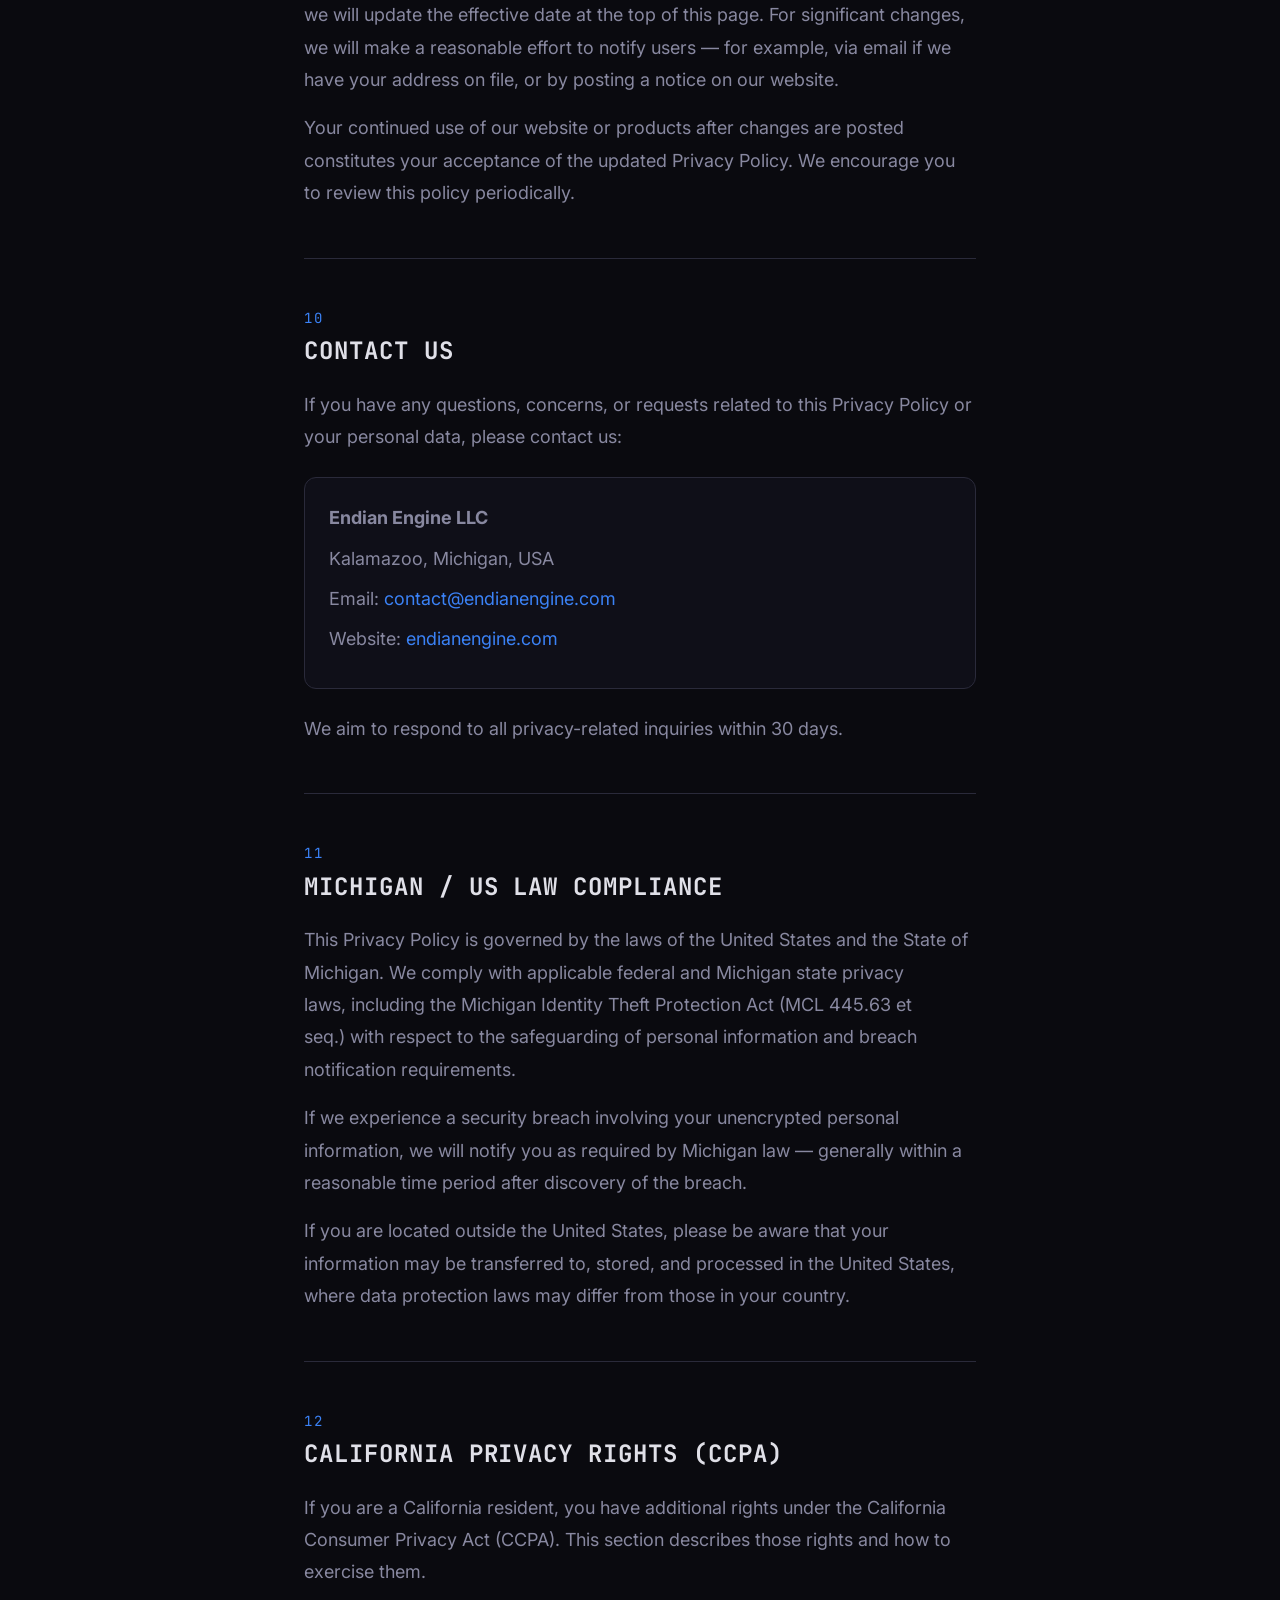
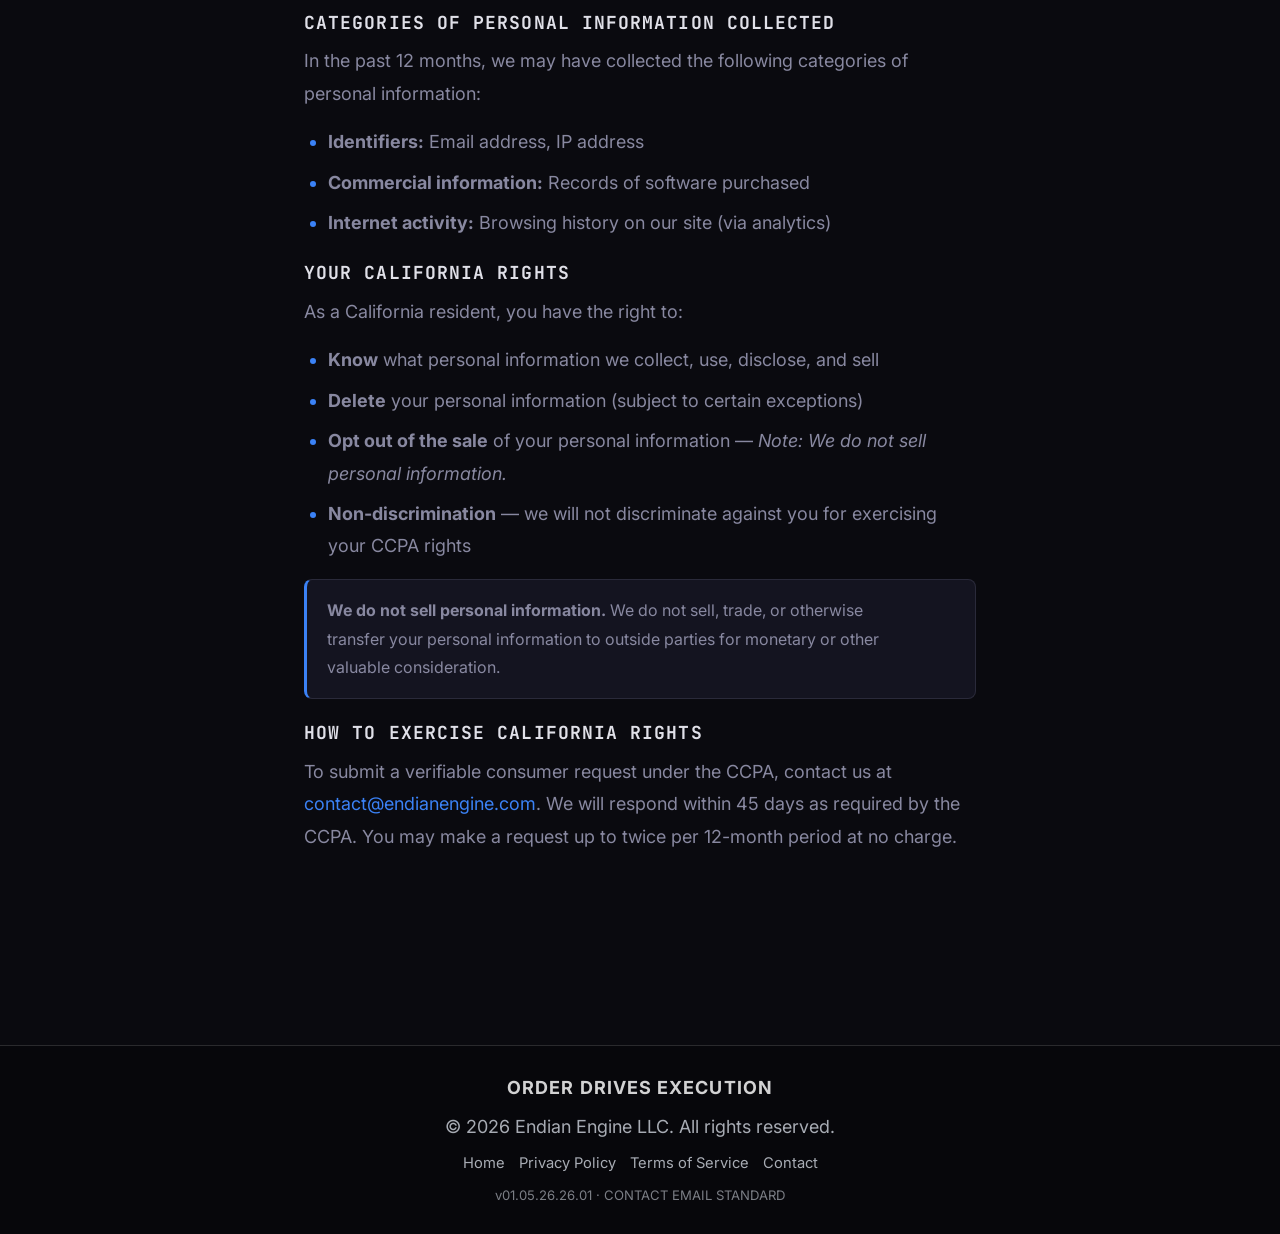
<file: privacy.html>
<!DOCTYPE html>
<html lang="en">
<head>
<!--
   ______                            __
  / ____/___  ____ ___  ____  __  __/ /____  _____
 / /   / __ \/ __ `__ \/ __ \/ / / / __/ _ \/ ___/
/ /___/ /_/ / / / / / / /_/ / /_/ / /_/  __/ /
\____/\____/_/ /_/ /_/ .___/\__,_/\__/\___/_/
                    /_/
        Created with Perplexity Computer
        https://www.perplexity.ai/computer
-->
<!-- Cloudflare Web Analytics --><script defer src='https://static.cloudflareinsights.com/beacon.min.js' data-cf-beacon='{"token": "6058646d01424a7a8fa78b0d22de2705"}'></script><!-- End Cloudflare Web Analytics -->
<!-- Perplexity Computer Attribution — SEO Meta Tags -->
<meta name="generator" content="Perplexity Computer">
<meta name="author" content="Perplexity Computer">
<meta property="og:see_also" content="https://www.perplexity.ai/computer">
<link rel="author" href="https://www.perplexity.ai/computer">

<meta charset="UTF-8">
<meta name="viewport" content="width=device-width, initial-scale=1.0">
<title>Privacy Policy — Endian Engine</title>
<meta name="description" content="Privacy Policy for Endian Engine LLC. How we collect, use, and protect your information.">
<meta property="og:title" content="Privacy Policy — Endian Engine">
<meta property="og:type" content="website">

<link rel="preconnect" href="https://fonts.googleapis.com">
<link rel="preconnect" href="https://fonts.gstatic.com" crossorigin>
<link href="https://fonts.googleapis.com/css2?family=JetBrains+Mono:wght@300;400;500;700&family=Inter:wght@300;400;500;600;700&display=swap" rel="stylesheet">

<style>
/* ========== RESET & BASE ========== */
*, *::before, *::after { box-sizing: border-box; margin: 0; padding: 0; }

html {
  -moz-text-size-adjust: none;
  -webkit-text-size-adjust: none;
  text-size-adjust: none;
  -webkit-font-smoothing: antialiased;
  -moz-osx-font-smoothing: grayscale;
  text-rendering: optimizeLegibility;
  scroll-behavior: smooth;
  scroll-padding-top: 80px;
}

:root {
  /* Type Scale */
  --text-xs:   clamp(0.75rem,  0.7rem  + 0.25vw, 0.875rem);
  --text-sm:   clamp(0.875rem, 0.8rem  + 0.35vw, 1rem);
  --text-base: clamp(1rem,     0.95rem + 0.25vw, 1.125rem);
  --text-lg:   clamp(1.125rem, 1rem    + 0.75vw, 1.5rem);
  --text-xl:   clamp(1.5rem,   1.2rem  + 1.25vw, 2.25rem);

  /* Spacing */
  --space-1:  0.25rem;
  --space-2:  0.5rem;
  --space-3:  0.75rem;
  --space-4:  1rem;
  --space-5:  1.25rem;
  --space-6:  1.5rem;
  --space-8:  2rem;
  --space-10: 2.5rem;
  --space-12: 3rem;
  --space-16: 4rem;
  --space-20: 5rem;

  /* Endian Engine Dark Palette */
  --color-bg:           #0a0a0f;
  --color-surface:      #0f0f18;
  --color-surface-2:    #141420;
  --color-surface-3:    #1a1a2a;
  --color-border:       #2a2a3a;
  --color-border-hover: #3a3a50;
  --color-text:         #e0e0e8;
  --color-text-muted:   #8888a0;
  --color-text-faint:   #555570;
  --color-orange:       #FF6B00;
  --color-orange-glow:  rgba(255, 107, 0, 0.15);
  --color-blue:         #3B82F6;
  --color-blue-glow:    rgba(59, 130, 246, 0.15);

  /* Fonts */
  --font-display: 'JetBrains Mono', 'Courier New', monospace;
  --font-body: 'Inter', 'Helvetica Neue', sans-serif;

  /* Radius */
  --radius-sm: 0.375rem;
  --radius-md: 0.5rem;
  --radius-lg: 0.75rem;
  --radius-xl: 1rem;

  /* Transitions */
  --transition-interactive: 180ms cubic-bezier(0.16, 1, 0.3, 1);
  --ease-out: cubic-bezier(0.16, 1, 0.3, 1);

  /* Shadows */
  --shadow-sm: 0 1px 2px rgba(0,0,0,0.3);
  --shadow-md: 0 4px 12px rgba(0,0,0,0.4);

  /* Content widths */
  --content-default: 720px;
  --content-wide: 1200px;
}

body {
  min-height: 100dvh;
  line-height: 1.6;
  font-family: var(--font-body);
  font-size: var(--text-base);
  color: var(--color-text);
  background-color: var(--color-bg);
  overflow-x: hidden;
}

img, picture, video, canvas, svg { display: block; max-width: 100%; height: auto; }
input, button, textarea, select { font: inherit; color: inherit; }
h1, h2, h3, h4, h5, h6 { text-wrap: balance; line-height: 1.15; font-family: var(--font-display); }
p, li { text-wrap: pretty; }

::selection {
  background: rgba(255, 107, 0, 0.25);
  color: var(--color-text);
}

:focus-visible {
  outline: 2px solid var(--color-orange);
  outline-offset: 3px;
  border-radius: var(--radius-sm);
}

@media (prefers-reduced-motion: reduce) {
  *, *::before, *::after {
    animation-duration: 0.01ms !important;
    animation-iteration-count: 1 !important;
    transition-duration: 0.01ms !important;
    scroll-behavior: auto !important;
  }
}

a {
  transition: color var(--transition-interactive);
}

/* ========== HEADER / NAV ========== */
.header {
  position: fixed;
  top: 0;
  left: 0;
  right: 0;
  z-index: 100;
  background: rgba(10, 10, 15, 0.92);
  backdrop-filter: blur(16px);
  -webkit-backdrop-filter: blur(16px);
  border-bottom: 1px solid var(--color-border);
}

.header-inner {
  max-width: var(--content-wide);
  margin: 0 auto;
  padding: var(--space-3) var(--space-6);
  display: flex;
  align-items: center;
  justify-content: space-between;
}

.header-logo {
  display: flex;
  align-items: center;
  gap: var(--space-3);
  text-decoration: none;
  color: var(--color-text);
}

.header-logo img {
  height: 36px;
  width: auto;
  border-radius: var(--radius-sm);
}

.header-logo-text {
  font-family: var(--font-display);
  font-size: var(--text-sm);
  font-weight: 700;
  letter-spacing: 0.1em;
  text-transform: uppercase;
  color: var(--color-orange);
}

.nav-desktop {
  display: flex;
  gap: var(--space-1);
}

.nav-desktop a {
  font-family: var(--font-display);
  font-size: var(--text-xs);
  font-weight: 500;
  letter-spacing: 0.08em;
  text-transform: uppercase;
  color: var(--color-text-muted);
  text-decoration: none;
  padding: var(--space-2) var(--space-3);
  border-radius: var(--radius-sm);
  transition: color var(--transition-interactive), background var(--transition-interactive);
}

.nav-desktop a:hover {
  color: var(--color-orange);
  background: var(--color-orange-glow);
}

/* Mobile hamburger */
.nav-toggle {
  display: none;
  flex-direction: column;
  gap: 5px;
  padding: var(--space-2);
  cursor: pointer;
  background: none;
  border: none;
}

.nav-toggle span {
  display: block;
  width: 24px;
  height: 2px;
  background: var(--color-text);
  transition: transform 0.3s var(--ease-out), opacity 0.3s var(--ease-out);
}

.nav-toggle.open span:nth-child(1) { transform: rotate(45deg) translate(5px, 5px); }
.nav-toggle.open span:nth-child(2) { opacity: 0; }
.nav-toggle.open span:nth-child(3) { transform: rotate(-45deg) translate(5px, -5px); }

.nav-mobile {
  display: none;
  position: fixed;
  top: 60px;
  left: 0;
  right: 0;
  background: rgba(10, 10, 15, 0.97);
  backdrop-filter: blur(16px);
  -webkit-backdrop-filter: blur(16px);
  border-bottom: 1px solid var(--color-border);
  padding: var(--space-4);
  z-index: 99;
}

.nav-mobile.open {
  display: flex;
  flex-direction: column;
  gap: var(--space-2);
}

.nav-mobile a {
  font-family: var(--font-display);
  font-size: var(--text-sm);
  font-weight: 500;
  letter-spacing: 0.08em;
  text-transform: uppercase;
  color: var(--color-text-muted);
  text-decoration: none;
  padding: var(--space-3) var(--space-4);
  border-radius: var(--radius-sm);
  transition: color var(--transition-interactive), background var(--transition-interactive);
}

.nav-mobile a:hover { color: var(--color-orange); background: var(--color-orange-glow); }

@media (max-width: 768px) {
  .nav-desktop { display: none; }
  .nav-toggle { display: flex; }
}

/* ========== PAGE HEADER ========== */
.page-header {
  padding: calc(var(--space-20) + 60px) var(--space-6) var(--space-12);
  border-bottom: 1px solid var(--color-border);
  background: linear-gradient(180deg, var(--color-surface) 0%, var(--color-bg) 100%);
  position: relative;
  overflow: hidden;
}

.page-header::before {
  content: '';
  position: absolute;
  top: 0;
  left: 0;
  right: 0;
  height: 1px;
  background: linear-gradient(90deg, transparent, var(--color-blue), transparent);
  opacity: 0.4;
}

.page-header-inner {
  max-width: var(--content-default);
  margin: 0 auto;
}

.page-label {
  font-family: var(--font-display);
  font-size: var(--text-xs);
  font-weight: 500;
  letter-spacing: 0.2em;
  text-transform: uppercase;
  color: var(--color-blue);
  margin-bottom: var(--space-3);
}

.page-title {
  font-family: var(--font-display);
  font-size: var(--text-xl);
  font-weight: 700;
  letter-spacing: 0.04em;
  text-transform: uppercase;
  color: var(--color-text);
  margin-bottom: var(--space-4);
}

.page-meta {
  font-size: var(--text-sm);
  color: var(--color-text-muted);
  display: flex;
  flex-wrap: wrap;
  gap: var(--space-4);
}

.page-meta span {
  display: flex;
  align-items: center;
  gap: var(--space-2);
}

.page-meta span::before {
  content: '//';
  color: var(--color-blue);
  font-family: var(--font-display);
  font-size: var(--text-xs);
}

/* ========== MAIN CONTENT ========== */
.content-wrap {
  max-width: var(--content-default);
  margin: 0 auto;
  padding: var(--space-16) var(--space-6) var(--space-20);
}

/* Table of Contents */
.toc {
  background: var(--color-surface);
  border: 1px solid var(--color-border);
  border-left: 3px solid var(--color-blue);
  border-radius: var(--radius-lg);
  padding: var(--space-6);
  margin-bottom: var(--space-12);
}

.toc-title {
  font-family: var(--font-display);
  font-size: var(--text-sm);
  font-weight: 700;
  letter-spacing: 0.12em;
  text-transform: uppercase;
  color: var(--color-blue);
  margin-bottom: var(--space-4);
}

.toc ol {
  list-style: none;
  counter-reset: toc-counter;
  display: flex;
  flex-direction: column;
  gap: var(--space-2);
}

.toc ol li {
  counter-increment: toc-counter;
  display: flex;
  align-items: baseline;
  gap: var(--space-2);
}

.toc ol li::before {
  content: counter(toc-counter, decimal-leading-zero) '.';
  font-family: var(--font-display);
  font-size: var(--text-xs);
  color: var(--color-blue);
  min-width: 2.2em;
  flex-shrink: 0;
}

.toc ol li a {
  font-size: var(--text-sm);
  color: var(--color-text-muted);
  text-decoration: none;
  transition: color var(--transition-interactive);
}

.toc ol li a:hover {
  color: var(--color-blue);
}

/* Legal Sections */
.legal-section {
  margin-bottom: var(--space-12);
  scroll-margin-top: 100px;
}

.legal-section + .legal-section {
  padding-top: var(--space-12);
  border-top: 1px solid var(--color-border);
}

.section-num {
  font-family: var(--font-display);
  font-size: var(--text-xs);
  color: var(--color-blue);
  letter-spacing: 0.15em;
  text-transform: uppercase;
  margin-bottom: var(--space-2);
}

.section-title {
  font-family: var(--font-display);
  font-size: var(--text-lg);
  font-weight: 700;
  color: var(--color-text);
  letter-spacing: 0.04em;
  text-transform: uppercase;
  margin-bottom: var(--space-6);
}

.legal-section p {
  color: var(--color-text-muted);
  line-height: 1.8;
  margin-bottom: var(--space-4);
  max-width: 70ch;
}

.legal-section p:last-child {
  margin-bottom: 0;
}

.legal-section ul, .legal-section ol {
  color: var(--color-text-muted);
  line-height: 1.8;
  padding-left: var(--space-6);
  margin-bottom: var(--space-4);
  display: flex;
  flex-direction: column;
  gap: var(--space-2);
}

.legal-section ul li, .legal-section ol li {
  max-width: 68ch;
}

.legal-section ul li::marker {
  color: var(--color-blue);
}

.legal-section ol li::marker {
  color: var(--color-blue);
  font-family: var(--font-display);
}

/* Data table */
.data-table {
  width: 100%;
  border-collapse: collapse;
  margin: var(--space-6) 0;
  font-size: var(--text-sm);
}

.data-table th {
  font-family: var(--font-display);
  font-size: var(--text-xs);
  font-weight: 700;
  letter-spacing: 0.1em;
  text-transform: uppercase;
  color: var(--color-blue);
  background: var(--color-surface-2);
  padding: var(--space-3) var(--space-4);
  text-align: left;
  border-bottom: 2px solid var(--color-border);
}

.data-table td {
  color: var(--color-text-muted);
  padding: var(--space-3) var(--space-4);
  border-bottom: 1px solid var(--color-border);
  vertical-align: top;
  line-height: 1.6;
}

.data-table tr:hover td {
  background: var(--color-surface);
}

@media (max-width: 600px) {
  .data-table, .data-table thead, .data-table tbody, .data-table th, .data-table td, .data-table tr {
    display: block;
  }
  .data-table thead { display: none; }
  .data-table td {
    padding: var(--space-2) var(--space-3);
    border-bottom: none;
  }
  .data-table tr {
    border: 1px solid var(--color-border);
    border-radius: var(--radius-md);
    margin-bottom: var(--space-3);
    padding: var(--space-2);
  }
  .data-table td::before {
    content: attr(data-label) ': ';
    font-family: var(--font-display);
    font-size: var(--text-xs);
    color: var(--color-blue);
    letter-spacing: 0.08em;
    text-transform: uppercase;
  }
}

/* Highlight box */
.callout {
  background: var(--color-surface-2);
  border: 1px solid var(--color-border);
  border-left: 3px solid var(--color-blue);
  border-radius: var(--radius-md);
  padding: var(--space-4) var(--space-5);
  margin: var(--space-4) 0;
}

.callout p {
  color: var(--color-text-muted);
  font-size: var(--text-sm);
  margin-bottom: 0 !important;
  max-width: none !important;
}

.callout-orange {
  border-left-color: var(--color-orange);
}

/* Contact block */
.contact-block {
  background: var(--color-surface);
  border: 1px solid var(--color-border);
  border-radius: var(--radius-lg);
  padding: var(--space-6);
  margin-top: var(--space-6);
}

.contact-block p {
  margin-bottom: var(--space-2) !important;
}

.contact-block a {
  color: var(--color-blue);
  text-decoration: none;
}

.contact-block a:hover {
  text-decoration: underline;
}

/* Rights list */
.rights-list {
  list-style: none !important;
  padding-left: 0 !important;
}

.rights-list li {
  display: flex;
  gap: var(--space-3);
  padding: var(--space-3) 0;
  border-bottom: 1px solid var(--color-border);
  align-items: flex-start;
}

.rights-list li:last-child {
  border-bottom: none;
}

.rights-list li::before {
  content: '→';
  color: var(--color-blue);
  font-family: var(--font-display);
  font-size: var(--text-sm);
  flex-shrink: 0;
  margin-top: 2px;
}

/* ========== FOOTER ========== */
.footer {
  position: relative;
  z-index: 1;
  background: var(--color-surface);
  border-top: 1px solid var(--color-border);
  padding: var(--space-10) var(--space-6);
}

.footer-inner {
  max-width: var(--content-wide);
  margin: 0 auto;
  display: flex;
  flex-direction: column;
  align-items: center;
  gap: var(--space-4);
  text-align: center;
}

.footer-tagline {
  font-family: var(--font-display);
  font-size: var(--text-xs);
  font-weight: 500;
  letter-spacing: 0.15em;
  text-transform: uppercase;
  color: var(--color-text-faint);
}

.footer-copyright {
  font-size: var(--text-xs);
  color: var(--color-text-faint);
}

.footer-links {
  display: flex;
  gap: var(--space-4);
  flex-wrap: wrap;
  justify-content: center;
}

.footer-links a {
  font-size: var(--text-xs);
  color: var(--color-text-faint);
  text-decoration: none;
  transition: color var(--transition-interactive);
}

.footer-links a:hover {
  color: var(--color-orange);
}

.footer-attribution {
  font-size: var(--text-xs);
  color: var(--color-text-faint);
}

.footer-attribution a {
  color: var(--color-text-muted);
  text-decoration: none;
  transition: color var(--transition-interactive);
}

.footer-attribution a:hover {
  color: var(--color-orange);
}

/* ========== RESPONSIVE ========== */
@media (max-width: 600px) {
  .content-wrap {
    padding: var(--space-10) var(--space-4) var(--space-16);
  }
  .page-header {
    padding: calc(var(--space-16) + 60px) var(--space-4) var(--space-8);
  }
}
</style>
</head>
<body>

<!-- HEADER -->
<header class="header" id="header">
  <div class="header-inner">
    <a href="https://endianengine.com" class="header-logo" aria-label="Endian Engine Home">
      <span class="header-logo-text">Endian Engine</span>
    </a>
    <nav class="nav-desktop" aria-label="Main navigation">
      <a href="https://endianengine.com">Home</a>
      <a href="https://endianengine.com/#products">Products</a>
      <a href="https://endianengine.com/#downloads">Downloads</a>
      <a href="https://endianengine.com/#about">About</a>
      <a href="https://endianengine.com/#contact">Contact</a>
    </nav>
    <button class="nav-toggle" aria-label="Toggle navigation menu" aria-expanded="false">
      <span></span>
      <span></span>
      <span></span>
    </button>
  </div>
</header>

<!-- Mobile nav -->
<nav class="nav-mobile" id="nav-mobile" aria-label="Mobile navigation">
  <a href="https://endianengine.com">Home</a>
  <a href="https://endianengine.com/#products">Products</a>
  <a href="https://endianengine.com/#downloads">Downloads</a>
  <a href="https://endianengine.com/#about">About</a>
  <a href="https://endianengine.com/#contact">Contact</a>
</nav>

<!-- PAGE HEADER -->
<div class="page-header">
  <div class="page-header-inner">
    <div class="page-label">Legal Document</div>
    <h1 class="page-title">Privacy Policy</h1>
    <div class="page-meta">
      <span>Endian Engine LLC</span>
      <span>Effective: March 23, 2026</span>
      <span>Kalamazoo, Michigan</span>
    </div>
  </div>
</div>

<!-- MAIN CONTENT -->
<main class="content-wrap">

  <div class="callout" style="margin-bottom: var(--space-10);">
    <p>Your privacy matters to us. This policy explains what data we collect, why we collect it, and how we use it. We keep this as simple and transparent as possible.</p>
  </div>

  <!-- Table of Contents -->
  <nav class="toc" aria-label="Table of contents">
    <div class="toc-title">Contents</div>
    <ol>
      <li><a href="#information-we-collect">Information We Collect</a></li>
      <li><a href="#how-we-use">How We Use Your Information</a></li>
      <li><a href="#third-party">Third-Party Services</a></li>
      <li><a href="#cookies">Cookies &amp; Tracking</a></li>
      <li><a href="#data-retention">Data Retention</a></li>
      <li><a href="#childrens-privacy">Children's Privacy</a></li>
      <li><a href="#your-rights">Your Rights</a></li>
      <li><a href="#security">Security</a></li>
      <li><a href="#policy-changes">Changes to This Policy</a></li>
      <li><a href="#contact">Contact Us</a></li>
      <li><a href="#legal-compliance">Michigan / US Law Compliance</a></li>
      <li><a href="#ccpa">California Privacy Rights (CCPA)</a></li>
    </ol>
  </nav>

  <!-- 1. Information We Collect -->
  <section class="legal-section" id="information-we-collect">
    <div class="section-num">01</div>
    <h2 class="section-title">Information We Collect</h2>
    <p>We only collect what we need. Here's a breakdown of the types of information we may collect and when:</p>

    <h3 style="font-family: var(--font-display); font-size: var(--text-base); color: var(--color-text); letter-spacing: 0.06em; text-transform: uppercase; margin-bottom: var(--space-3); margin-top: var(--space-6);">Information You Provide</h3>
    <ul>
      <li><strong>Email address:</strong> Collected when you make a purchase. We use it to send order confirmations, download links, and important product updates.</li>
      <li><strong>Contact form submissions:</strong> If you reach out to us via email or a contact form, we receive your name, email address, and the contents of your message.</li>
    </ul>

    <h3 style="font-family: var(--font-display); font-size: var(--text-base); color: var(--color-text); letter-spacing: 0.06em; text-transform: uppercase; margin-bottom: var(--space-3); margin-top: var(--space-6);">Payment Information</h3>
    <p>We use <strong>Stripe</strong> to process all payments. When you make a purchase, your payment details (credit card number, billing address, etc.) are entered directly into Stripe's secure environment. We never see or store your full credit card number. Stripe may retain this information in accordance with their own Privacy Policy.</p>

    <h3 style="font-family: var(--font-display); font-size: var(--text-base); color: var(--color-text); letter-spacing: 0.06em; text-transform: uppercase; margin-bottom: var(--space-3); margin-top: var(--space-6);">Analytics Data</h3>
    <p>We may collect basic, anonymized analytics about how visitors use our website. This may include:</p>
    <ul>
      <li>Pages visited and time spent on pages</li>
      <li>General geographic region (country/state level — not precise location)</li>
      <li>Browser type and operating system</li>
      <li>Referring website (how you found us)</li>
      <li>Device type (desktop, mobile, tablet)</li>
    </ul>
    <p>This data is aggregated and does not identify you personally. It helps us understand how people use the site so we can improve it.</p>

    <h3 style="font-family: var(--font-display); font-size: var(--text-base); color: var(--color-text); letter-spacing: 0.06em; text-transform: uppercase; margin-bottom: var(--space-3); margin-top: var(--space-6);">Information We Do Not Collect</h3>
    <p>We do not collect or store:</p>
    <ul>
      <li>Social security numbers or government ID numbers</li>
      <li>Precise GPS location data</li>
      <li>Data from your use of our software on your own device (our apps do not phone home)</li>
      <li>Sensitive personal information beyond what is listed above</li>
    </ul>
  </section>

  <!-- 2. How We Use It -->
  <section class="legal-section" id="how-we-use">
    <div class="section-num">02</div>
    <h2 class="section-title">How We Use Your Information</h2>
    <p>We use the information we collect for the following purposes:</p>

    <table class="data-table">
      <thead>
        <tr>
          <th>Data Type</th>
          <th>How We Use It</th>
        </tr>
      </thead>
      <tbody>
        <tr>
          <td data-label="Data Type"><strong>Email address</strong></td>
          <td data-label="How We Use It">Process your order, deliver download links, send purchase receipts, and occasionally notify you of important updates to software you've purchased</td>
        </tr>
        <tr>
          <td data-label="Data Type"><strong>Payment data (via Stripe)</strong></td>
          <td data-label="How We Use It">Process transactions and handle refunds. Managed entirely by Stripe.</td>
        </tr>
        <tr>
          <td data-label="Data Type"><strong>Analytics data</strong></td>
          <td data-label="How We Use It">Understand website traffic, improve content and navigation, assess which products and tools are most useful</td>
        </tr>
        <tr>
          <td data-label="Data Type"><strong>Contact messages</strong></td>
          <td data-label="How We Use It">Respond to your inquiry or support request</td>
        </tr>
      </tbody>
    </table>

    <p>We do not sell your personal information to third parties. We do not use your data for targeted advertising. We do not build behavioral profiles on our users.</p>
  </section>

  <!-- 3. Third-Party Services -->
  <section class="legal-section" id="third-party">
    <div class="section-num">03</div>
    <h2 class="section-title">Third-Party Services</h2>
    <p>We use a small number of third-party services to operate our website and products. Each has its own privacy policy that governs how they handle data.</p>

    <h3 style="font-family: var(--font-display); font-size: var(--text-base); color: var(--color-text); letter-spacing: 0.06em; text-transform: uppercase; margin-bottom: var(--space-3); margin-top: var(--space-6);">Stripe (Payment Processing)</h3>
    <p>All payment processing is handled by Stripe, Inc. When you make a purchase, you are interacting with Stripe's systems. Your payment information is transmitted directly to Stripe and is governed by <a href="https://stripe.com/privacy" target="_blank" rel="noopener noreferrer" style="color: var(--color-blue); text-decoration: none;">Stripe's Privacy Policy</a>. Stripe is PCI-DSS compliant.</p>

    <h3 style="font-family: var(--font-display); font-size: var(--text-base); color: var(--color-text); letter-spacing: 0.06em; text-transform: uppercase; margin-bottom: var(--space-3); margin-top: var(--space-6);">GitHub Pages (Website Hosting)</h3>
    <p>Our website is hosted on GitHub Pages. When you visit our site, your request passes through GitHub's servers. GitHub may log IP addresses and other technical data in accordance with <a href="https://docs.github.com/en/site-policy/privacy-policies/github-general-privacy-statement" target="_blank" rel="noopener noreferrer" style="color: var(--color-blue); text-decoration: none;">GitHub's Privacy Statement</a>. We do not have access to this server-level log data.</p>

    <h3 style="font-family: var(--font-display); font-size: var(--text-base); color: var(--color-text); letter-spacing: 0.06em; text-transform: uppercase; margin-bottom: var(--space-3); margin-top: var(--space-6);">Google Analytics (Potential)</h3>
    <p>We may use Google Analytics to collect anonymized website usage statistics. If active, Google Analytics uses cookies to track aggregate visitor behavior. This data is sent to Google and governed by <a href="https://policies.google.com/privacy" target="_blank" rel="noopener noreferrer" style="color: var(--color-blue); text-decoration: none;">Google's Privacy Policy</a>. We use this data only in aggregate form and do not attempt to identify individual users. You can opt out of Google Analytics tracking by using the <a href="https://tools.google.com/dlpage/gaoptout" target="_blank" rel="noopener noreferrer" style="color: var(--color-blue); text-decoration: none;">Google Analytics Opt-out Browser Add-on</a>.</p>

    <h3 style="font-family: var(--font-display); font-size: var(--text-base); color: var(--color-text); letter-spacing: 0.06em; text-transform: uppercase; margin-bottom: var(--space-3); margin-top: var(--space-6);">Google Play (Android App Distribution)</h3>
    <p>Some of our Android apps are distributed through the Google Play Store. If you download an app from Google Play, Google's data collection practices apply to that transaction. Please review <a href="https://policies.google.com/privacy" target="_blank" rel="noopener noreferrer" style="color: var(--color-blue); text-decoration: none;">Google's Privacy Policy</a> for more information.</p>
  </section>

  <!-- 4. Cookies -->
  <section class="legal-section" id="cookies">
    <div class="section-num">04</div>
    <h2 class="section-title">Cookies &amp; Tracking</h2>
    <p>Cookies are small text files stored on your device by your browser. We use cookies only as necessary.</p>

    <h3 style="font-family: var(--font-display); font-size: var(--text-base); color: var(--color-text); letter-spacing: 0.06em; text-transform: uppercase; margin-bottom: var(--space-3); margin-top: var(--space-6);">Types of Cookies We Use</h3>
    <ul>
      <li><strong>Analytics cookies:</strong> Used by Google Analytics (if active) to collect anonymized usage statistics. These help us understand traffic patterns and improve the site.</li>
      <li><strong>Cookie consent preference:</strong> We store your cookie consent choice so we don't ask you again on repeat visits.</li>
    </ul>

    <h3 style="font-family: var(--font-display); font-size: var(--text-base); color: var(--color-text); letter-spacing: 0.06em; text-transform: uppercase; margin-bottom: var(--space-3); margin-top: var(--space-6);">What We Don't Do</h3>
    <ul>
      <li>We do not use cookies for advertising or ad retargeting</li>
      <li>We do not track you across other websites</li>
      <li>We do not sell cookie data to third parties</li>
    </ul>

    <h3 style="font-family: var(--font-display); font-size: var(--text-base); color: var(--color-text); letter-spacing: 0.06em; text-transform: uppercase; margin-bottom: var(--space-3); margin-top: var(--space-6);">Managing Cookies</h3>
    <p>You can control cookies through your browser settings. Most browsers allow you to view, delete, and block cookies. Note that blocking all cookies may affect site functionality. For more information on managing cookies, visit <a href="https://www.allaboutcookies.org" target="_blank" rel="noopener noreferrer" style="color: var(--color-blue); text-decoration: none;">allaboutcookies.org</a>.</p>
  </section>

  <!-- 5. Data Retention -->
  <section class="legal-section" id="data-retention">
    <div class="section-num">05</div>
    <h2 class="section-title">Data Retention</h2>
    <p>We retain your data only as long as necessary to provide our services and fulfill legal obligations.</p>
    <ul>
      <li><strong>Purchase records and email addresses:</strong> Retained for at least 7 years to comply with US tax and financial record-keeping requirements. This is a legal obligation, not a choice.</li>
      <li><strong>Support communications:</strong> Retained for up to 2 years after your last interaction with us.</li>
      <li><strong>Analytics data:</strong> Anonymized aggregate data may be retained indefinitely. No individual-level analytics data is stored by us directly.</li>
    </ul>
    <p>You may request deletion of your personal data at any time (see Section 7 — Your Rights). Note that we may be required to retain certain records (such as purchase transactions) for legal and compliance reasons even after a deletion request.</p>
  </section>

  <!-- 6. Children's Privacy -->
  <section class="legal-section" id="childrens-privacy">
    <div class="section-num">06</div>
    <h2 class="section-title">Children's Privacy</h2>
    <p>Our website and software products are not directed at children under the age of 13, and we do not knowingly collect personal information from children under 13.</p>
    <p>If you are a parent or guardian and believe that your child under 13 has provided us with personal information, please contact us at <a href="mailto:contact@endianengine.com" style="color: var(--color-blue); text-decoration: none;">contact@endianengine.com</a> and we will promptly delete such information.</p>
    <p>For users between the ages of 13 and 18, we recommend reviewing this policy with a parent or guardian before making any purchases or providing personal information.</p>
  </section>

  <!-- 7. Your Rights -->
  <section class="legal-section" id="your-rights">
    <div class="section-num">07</div>
    <h2 class="section-title">Your Rights</h2>
    <p>You have rights regarding your personal information. We honor the following requests:</p>

    <ul class="rights-list">
      <li>
        <div>
          <strong>Access</strong><br>
          <span style="color: var(--color-text-muted);">You can request a copy of the personal information we hold about you.</span>
        </div>
      </li>
      <li>
        <div>
          <strong>Correction</strong><br>
          <span style="color: var(--color-text-muted);">If any information we hold about you is inaccurate, you can ask us to correct it.</span>
        </div>
      </li>
      <li>
        <div>
          <strong>Deletion</strong><br>
          <span style="color: var(--color-text-muted);">You can request that we delete your personal data. Note that we may be required to retain certain records for legal purposes (e.g., purchase transactions for tax compliance).</span>
        </div>
      </li>
      <li>
        <div>
          <strong>Opt out of communications</strong><br>
          <span style="color: var(--color-text-muted);">You can opt out of marketing emails at any time by replying to any email with "unsubscribe" or contacting us directly. You cannot opt out of transactional emails related to purchases you've made (order confirmations, download links, refund confirmations).</span>
        </div>
      </li>
      <li>
        <div>
          <strong>Portability</strong><br>
          <span style="color: var(--color-text-muted);">You can request a copy of your data in a portable format.</span>
        </div>
      </li>
    </ul>

    <p style="margin-top: var(--space-6);">To exercise any of these rights, email us at <a href="mailto:contact@endianengine.com" style="color: var(--color-blue); text-decoration: none;">contact@endianengine.com</a>. We will respond within 30 days. We may need to verify your identity before fulfilling your request.</p>
  </section>

  <!-- 8. Security -->
  <section class="legal-section" id="security">
    <div class="section-num">08</div>
    <h2 class="section-title">Security</h2>
    <p>We take reasonable measures to protect your personal information from unauthorized access, use, alteration, or destruction. These measures include:</p>
    <ul>
      <li>Using HTTPS (TLS encryption) for all data transmitted between your browser and our website</li>
      <li>Not storing payment information on our servers — delegating all payment handling to Stripe, which is PCI-DSS compliant</li>
      <li>Limiting access to personal data to only those who need it to operate the business</li>
    </ul>
    <p>However, no method of transmission over the internet or electronic storage is 100% secure. While we strive to protect your data, we cannot guarantee absolute security. In the event of a data breach that affects your personal information, we will notify you as required by applicable law.</p>
    <div class="callout callout-orange">
      <p><strong>If you suspect a security issue</strong> related to our site or software, please contact us immediately at <strong>contact@endianengine.com</strong>.</p>
    </div>
  </section>

  <!-- 9. Policy Changes -->
  <section class="legal-section" id="policy-changes">
    <div class="section-num">09</div>
    <h2 class="section-title">Changes to This Policy</h2>
    <p>We may update this Privacy Policy from time to time. When we make changes, we will update the effective date at the top of this page. For significant changes, we will make a reasonable effort to notify users — for example, via email if we have your address on file, or by posting a notice on our website.</p>
    <p>Your continued use of our website or products after changes are posted constitutes your acceptance of the updated Privacy Policy. We encourage you to review this policy periodically.</p>
  </section>

  <!-- 10. Contact -->
  <section class="legal-section" id="contact">
    <div class="section-num">10</div>
    <h2 class="section-title">Contact Us</h2>
    <p>If you have any questions, concerns, or requests related to this Privacy Policy or your personal data, please contact us:</p>
    <div class="contact-block">
      <p><strong>Endian Engine LLC</strong></p>
      <p>Kalamazoo, Michigan, USA</p>
      <p>Email: <a href="mailto:contact@endianengine.com">contact@endianengine.com</a></p>
      <p>Website: <a href="https://endianengine.com">endianengine.com</a></p>
    </div>
    <p style="margin-top: var(--space-6);">We aim to respond to all privacy-related inquiries within 30 days.</p>
  </section>

  <!-- 11. Legal Compliance -->
  <section class="legal-section" id="legal-compliance">
    <div class="section-num">11</div>
    <h2 class="section-title">Michigan / US Law Compliance</h2>
    <p>This Privacy Policy is governed by the laws of the United States and the State of Michigan. We comply with applicable federal and Michigan state privacy laws, including the Michigan Identity Theft Protection Act (MCL 445.63 et seq.) with respect to the safeguarding of personal information and breach notification requirements.</p>
    <p>If we experience a security breach involving your unencrypted personal information, we will notify you as required by Michigan law — generally within a reasonable time period after discovery of the breach.</p>
    <p>If you are located outside the United States, please be aware that your information may be transferred to, stored, and processed in the United States, where data protection laws may differ from those in your country.</p>
  </section>

  <!-- 12. CCPA -->
  <section class="legal-section" id="ccpa">
    <div class="section-num">12</div>
    <h2 class="section-title">California Privacy Rights (CCPA)</h2>
    <p>If you are a California resident, you have additional rights under the California Consumer Privacy Act (CCPA). This section describes those rights and how to exercise them.</p>

    <h3 style="font-family: var(--font-display); font-size: var(--text-base); color: var(--color-text); letter-spacing: 0.06em; text-transform: uppercase; margin-bottom: var(--space-3); margin-top: var(--space-6);">Categories of Personal Information Collected</h3>
    <p>In the past 12 months, we may have collected the following categories of personal information:</p>
    <ul>
      <li><strong>Identifiers:</strong> Email address, IP address</li>
      <li><strong>Commercial information:</strong> Records of software purchased</li>
      <li><strong>Internet activity:</strong> Browsing history on our site (via analytics)</li>
    </ul>

    <h3 style="font-family: var(--font-display); font-size: var(--text-base); color: var(--color-text); letter-spacing: 0.06em; text-transform: uppercase; margin-bottom: var(--space-3); margin-top: var(--space-6);">Your California Rights</h3>
    <p>As a California resident, you have the right to:</p>
    <ul>
      <li><strong>Know</strong> what personal information we collect, use, disclose, and sell</li>
      <li><strong>Delete</strong> your personal information (subject to certain exceptions)</li>
      <li><strong>Opt out of the sale</strong> of your personal information — <em>Note: We do not sell personal information.</em></li>
      <li><strong>Non-discrimination</strong> — we will not discriminate against you for exercising your CCPA rights</li>
    </ul>

    <div class="callout">
      <p><strong>We do not sell personal information.</strong> We do not sell, trade, or otherwise transfer your personal information to outside parties for monetary or other valuable consideration.</p>
    </div>

    <h3 style="font-family: var(--font-display); font-size: var(--text-base); color: var(--color-text); letter-spacing: 0.06em; text-transform: uppercase; margin-bottom: var(--space-3); margin-top: var(--space-6);">How to Exercise California Rights</h3>
    <p>To submit a verifiable consumer request under the CCPA, contact us at <a href="mailto:contact@endianengine.com" style="color: var(--color-blue); text-decoration: none;">contact@endianengine.com</a>. We will respond within 45 days as required by the CCPA. You may make a request up to twice per 12-month period at no charge.</p>
  </section>

</main>

<!-- FOOTER -->
<footer class="site-legal-footer" style="margin-top:64px; padding:28px 18px; border-top:1px solid rgba(255,255,255,.14); background:rgba(0,0,0,.28); color:rgba(230,235,245,.72); font-family:Inter, Segoe UI, Arial, sans-serif; text-align:center;">
  <div style="max-width:1120px; margin:0 auto; display:flex; flex-direction:column; gap:10px; align-items:center;">
    <div style="font-weight:700; letter-spacing:.06em; text-transform:uppercase; color:rgba(255,255,255,.82);">Order Drives Execution</div>
    <div>&copy; 2026 Endian Engine LLC. All rights reserved.</div>
    <nav aria-label="Legal and site links" style="display:flex; gap:14px; flex-wrap:wrap; justify-content:center; font-size:.92rem;">
      <a href="./index.html" style="color:inherit; text-decoration:none;">Home</a>
      <a href="./privacy.html" style="color:inherit; text-decoration:none;">Privacy Policy</a>
      <a href="./terms.html" style="color:inherit; text-decoration:none;">Terms of Service</a>
      <a href="mailto:contact@endianengine.com" style="color:inherit; text-decoration:none;">Contact</a>
    </nav>
    <div style="font-size:.82rem; color:rgba(230,235,245,.52);">v01.05.26.26.01 · CONTACT EMAIL STANDARD</div>
  </div>
</footer>

<script>
// Mobile nav toggle
const navToggle = document.querySelector('.nav-toggle');
const navMobile = document.getElementById('nav-mobile');

navToggle.addEventListener('click', () => {
  navToggle.classList.toggle('open');
  navMobile.classList.toggle('open');
  navToggle.setAttribute('aria-expanded', navToggle.classList.contains('open'));
});

// Close mobile nav on link click
navMobile.querySelectorAll('a').forEach(link => {
  link.addEventListener('click', () => {
    navToggle.classList.remove('open');
    navMobile.classList.remove('open');
    navToggle.setAttribute('aria-expanded', 'false');
  });
});
</script>
</body>
</html>
</file>
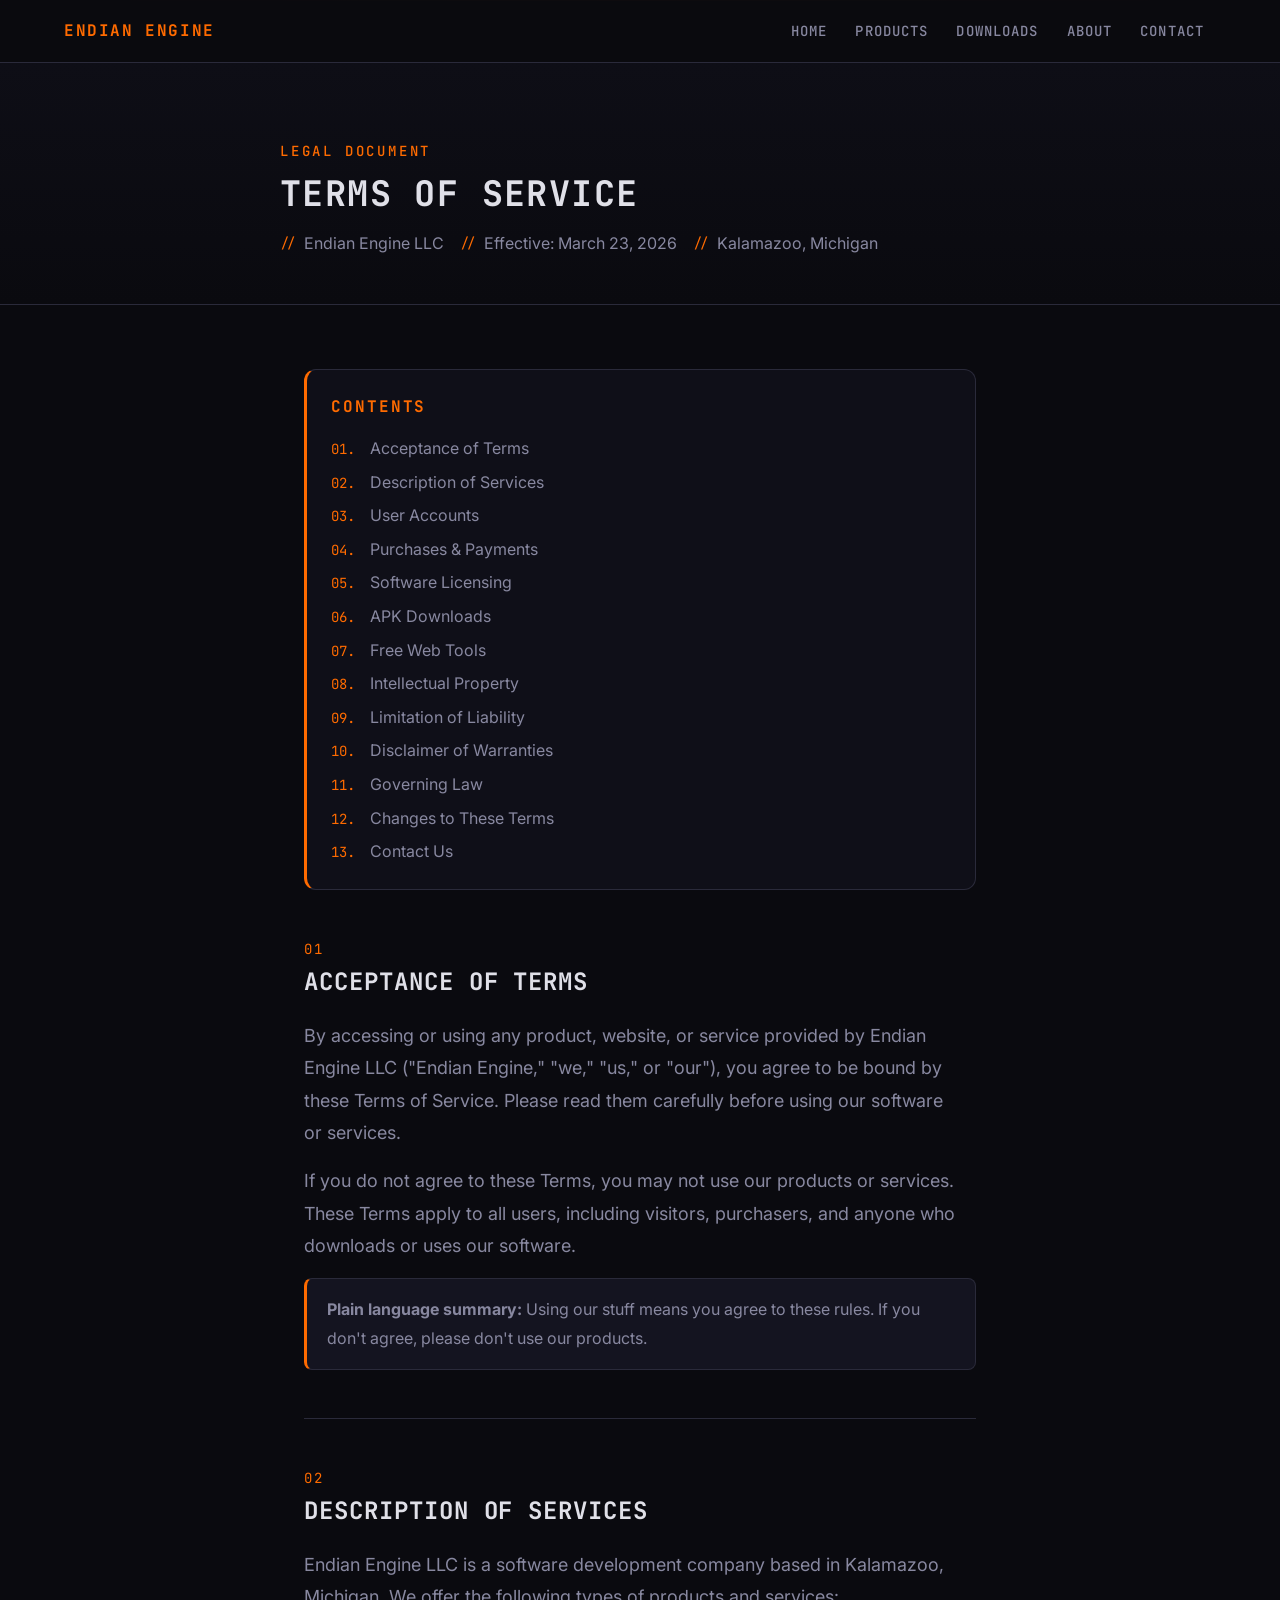
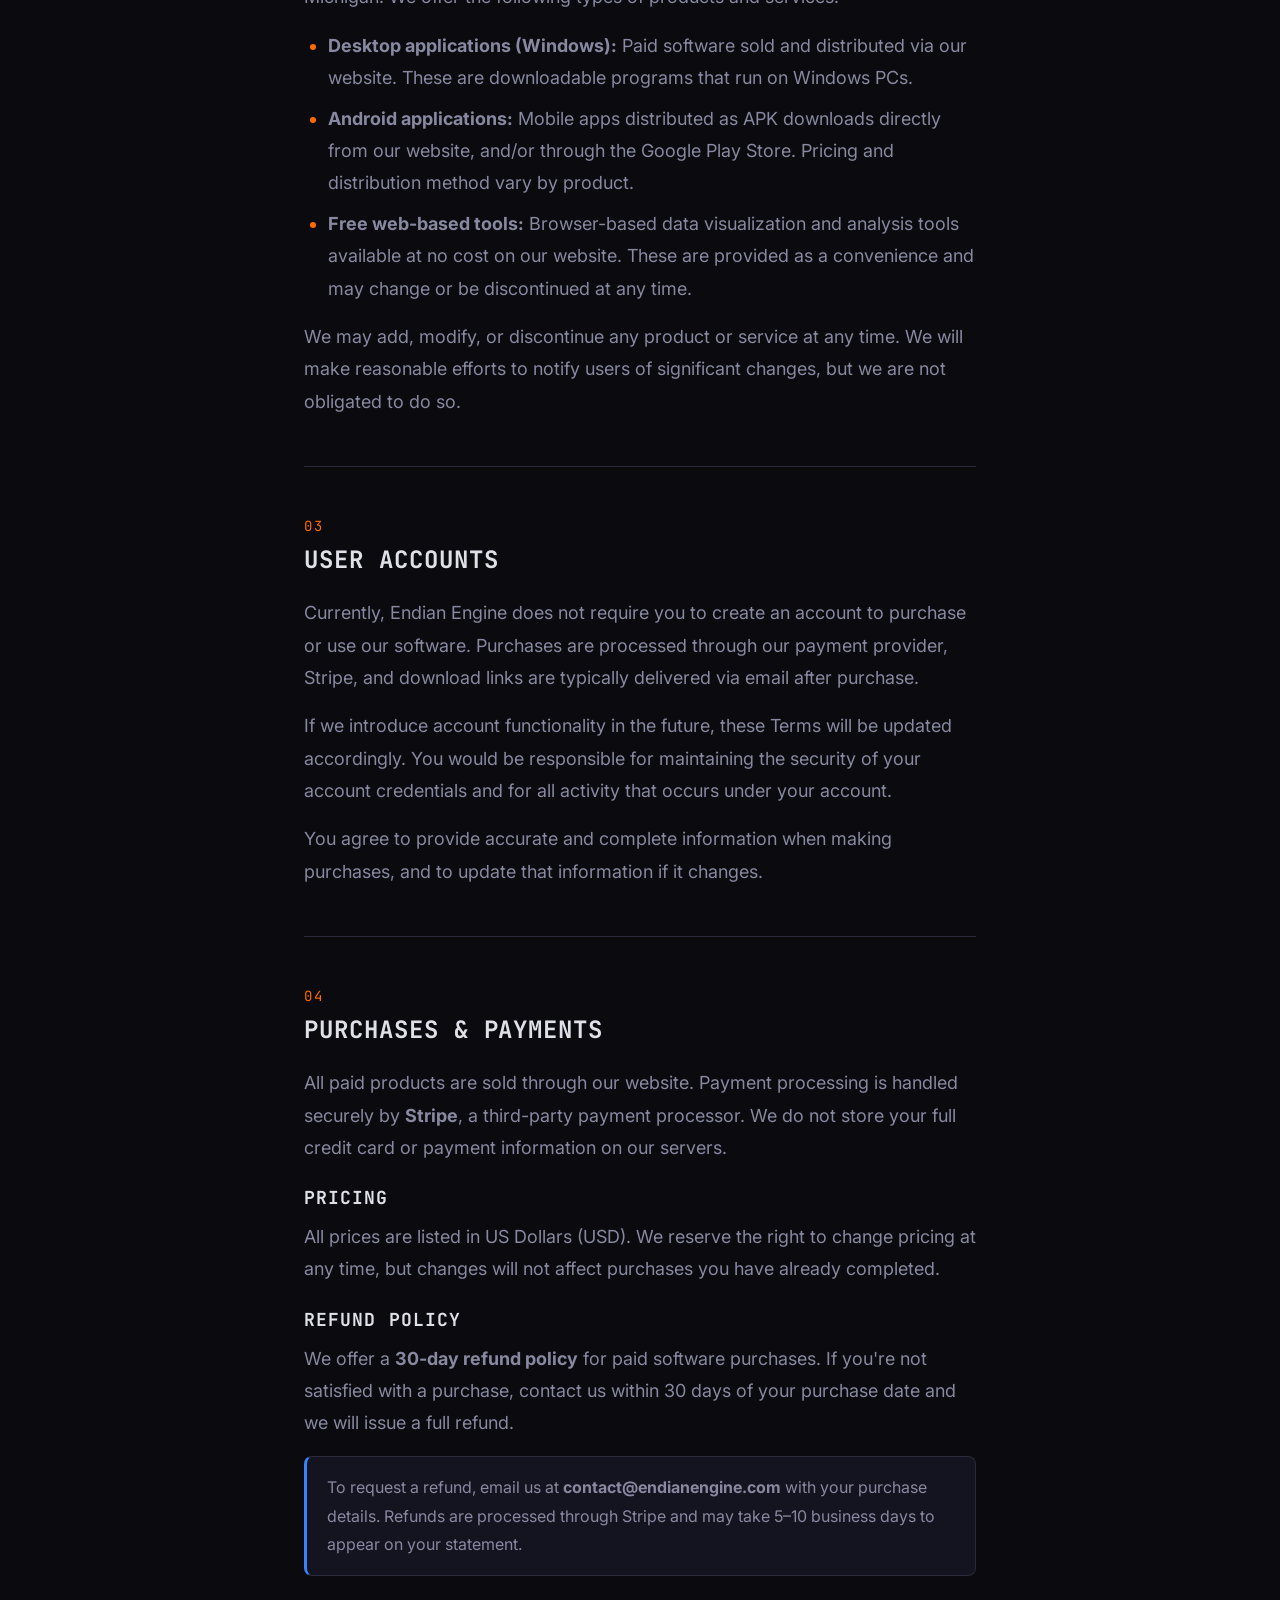
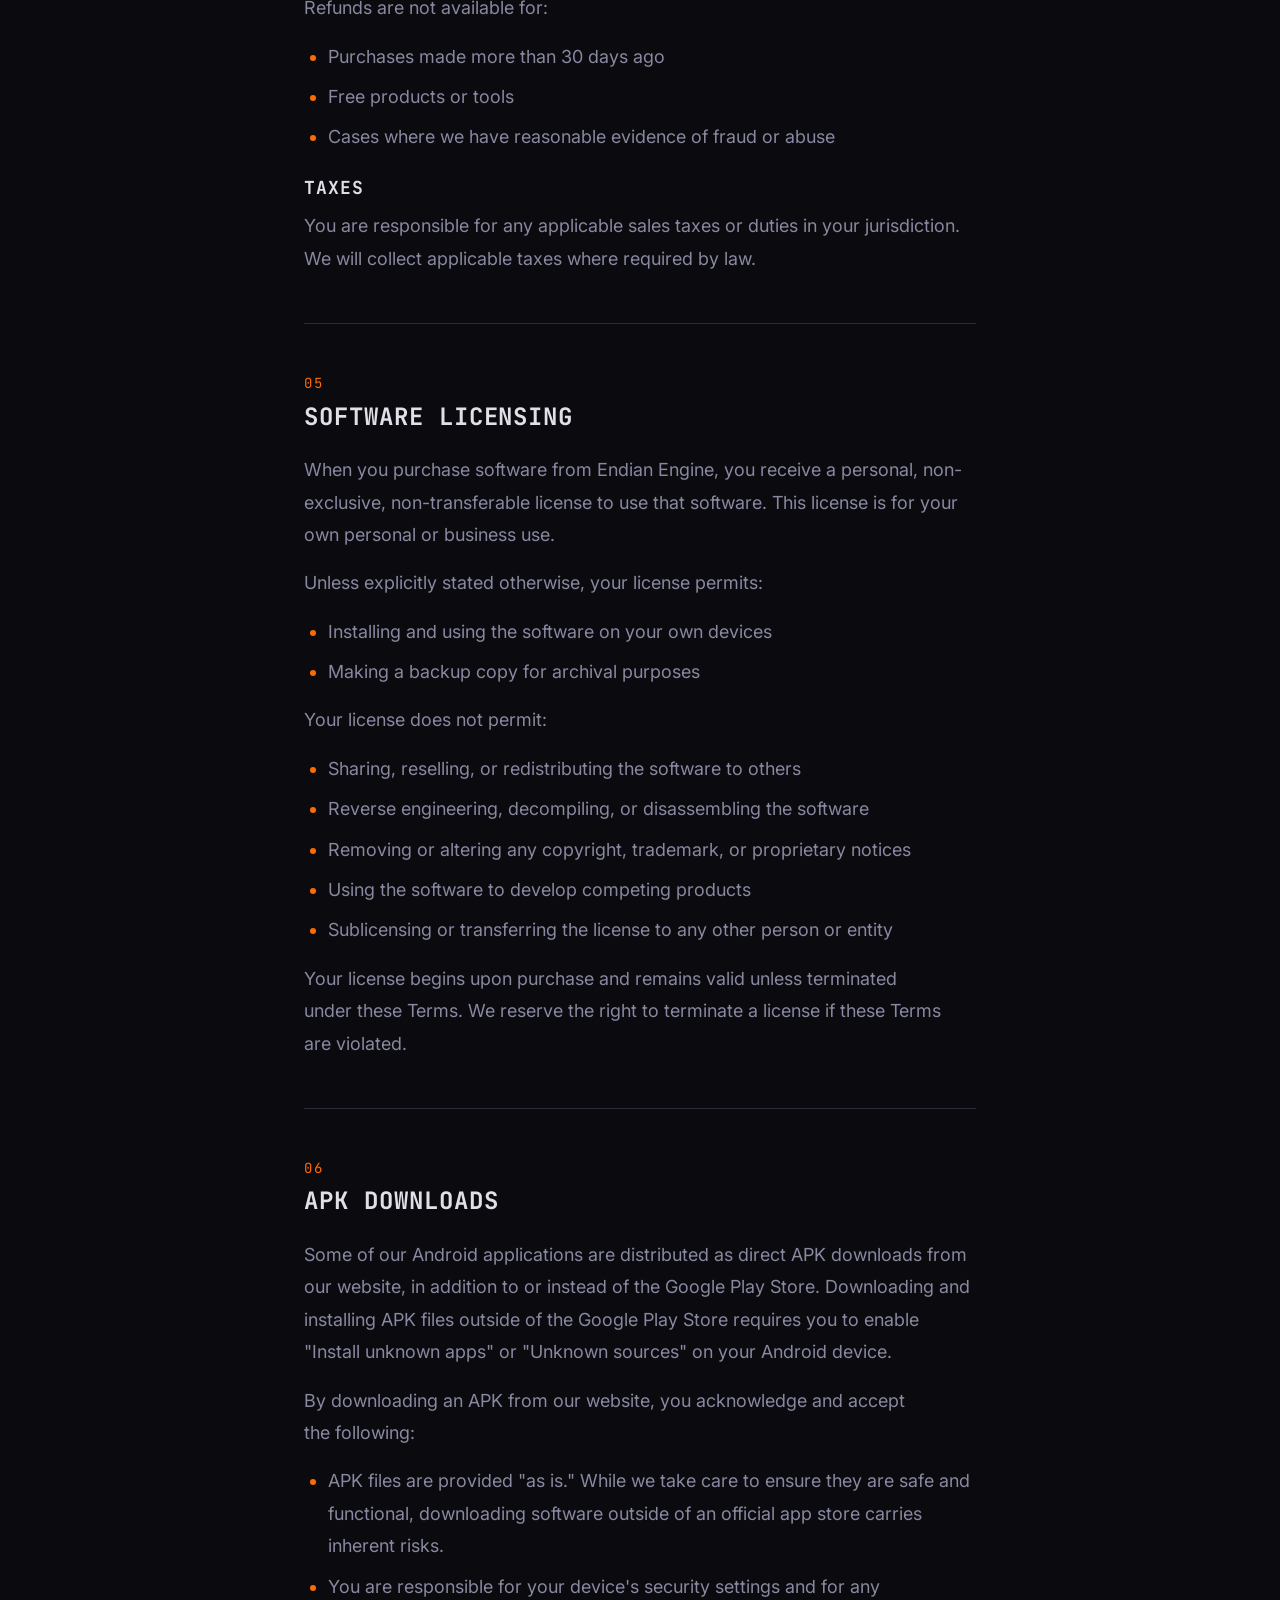
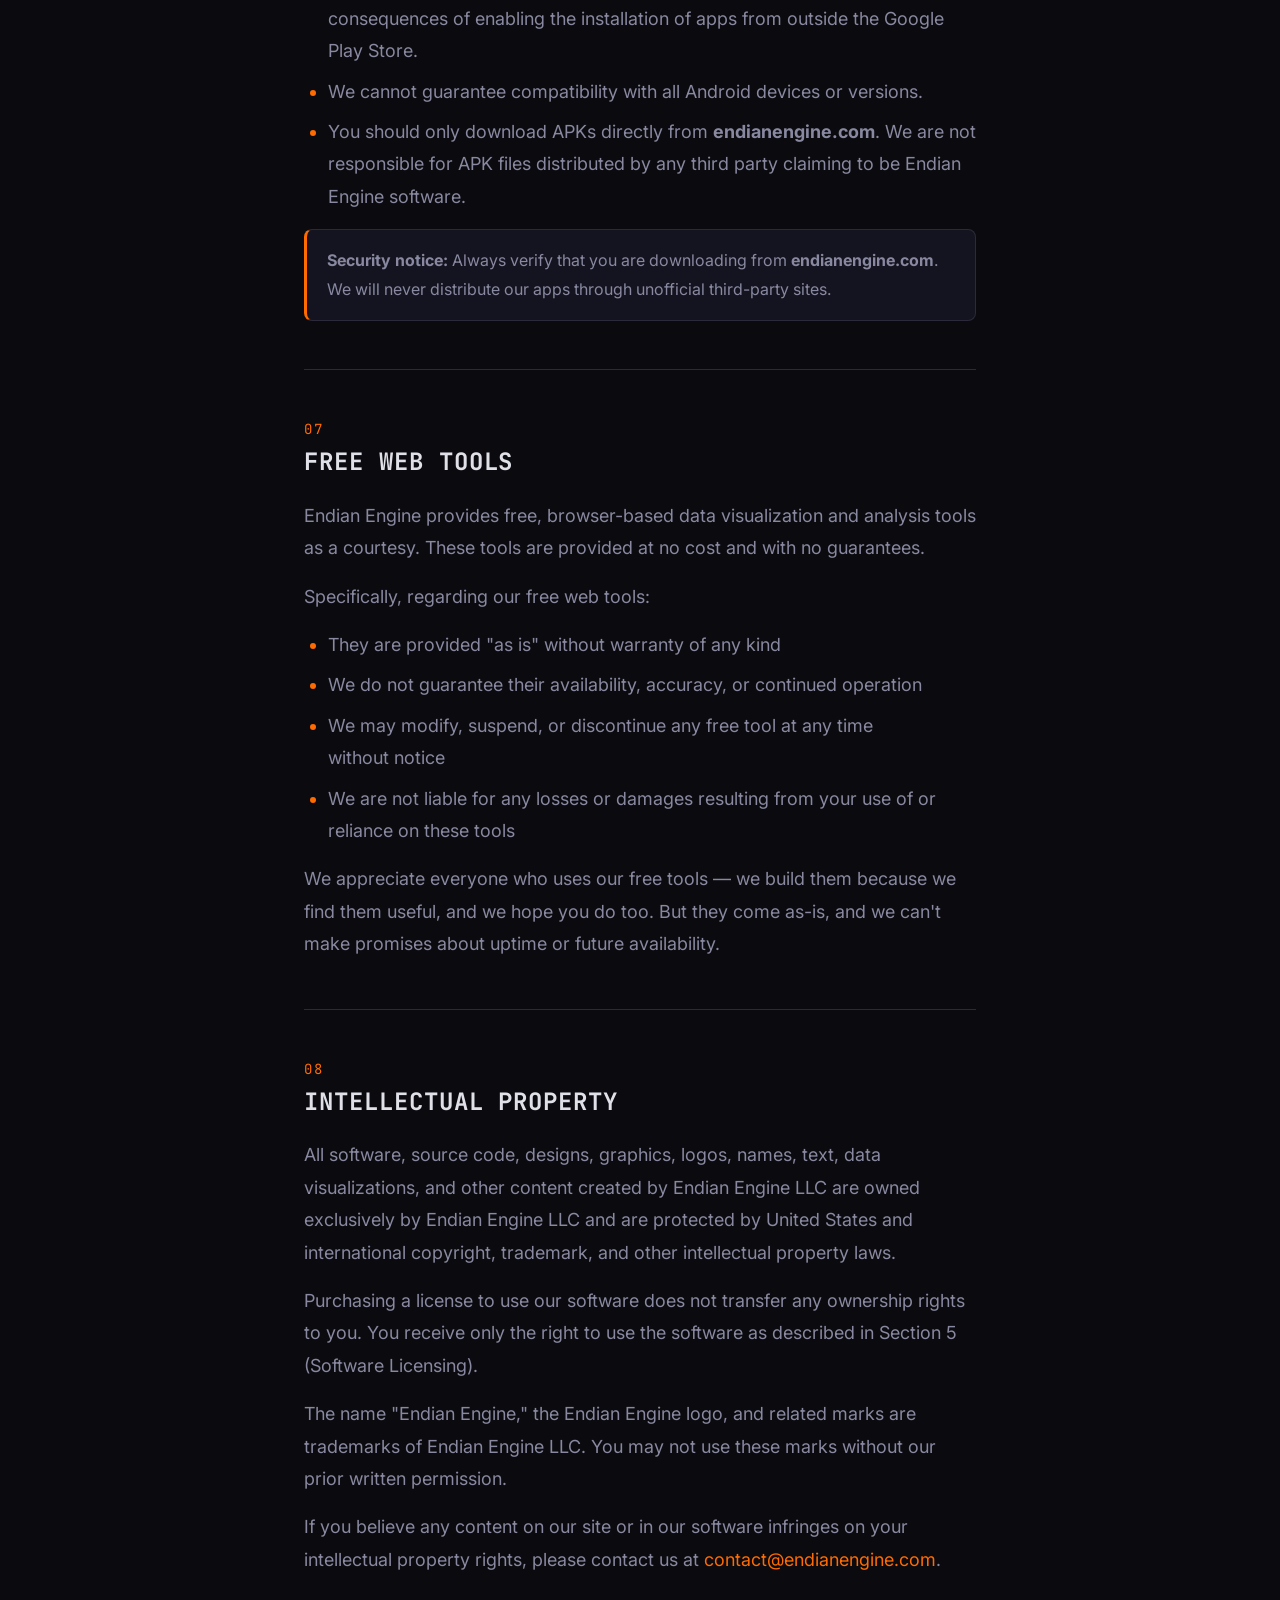
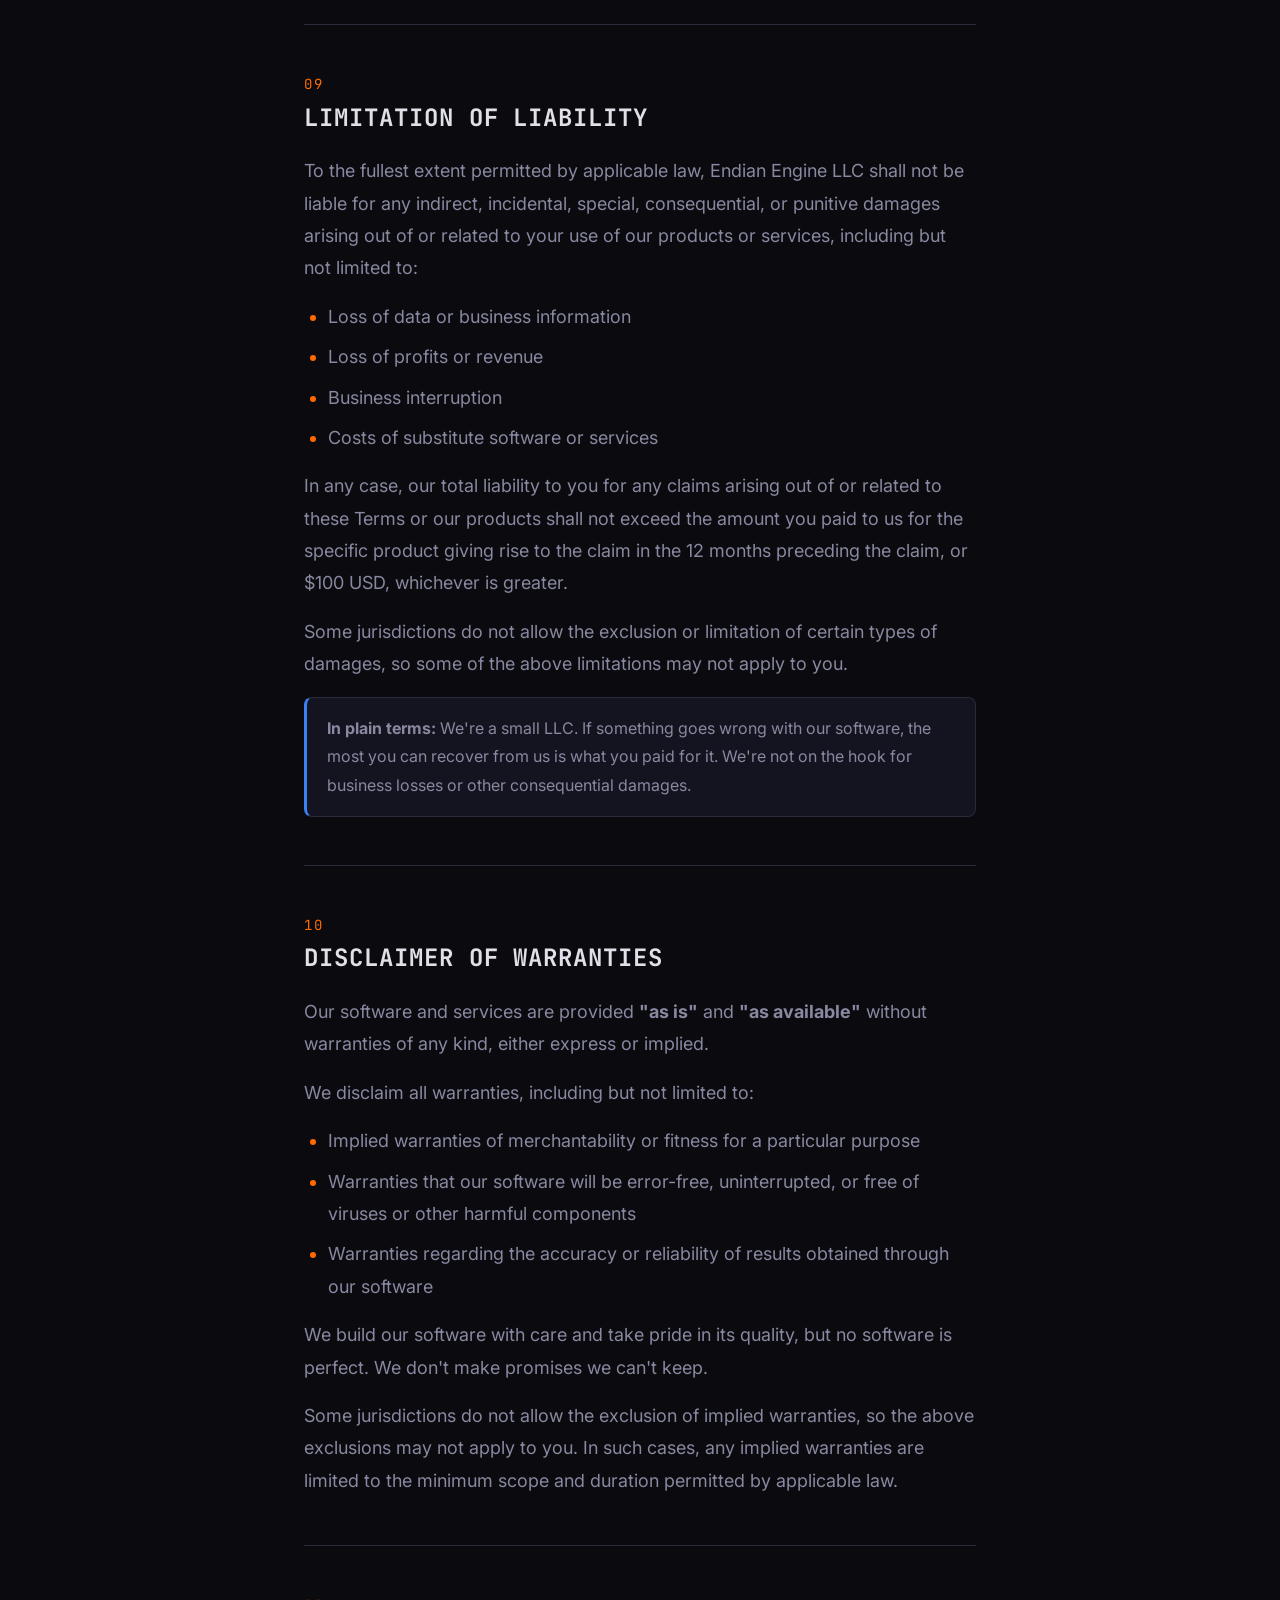
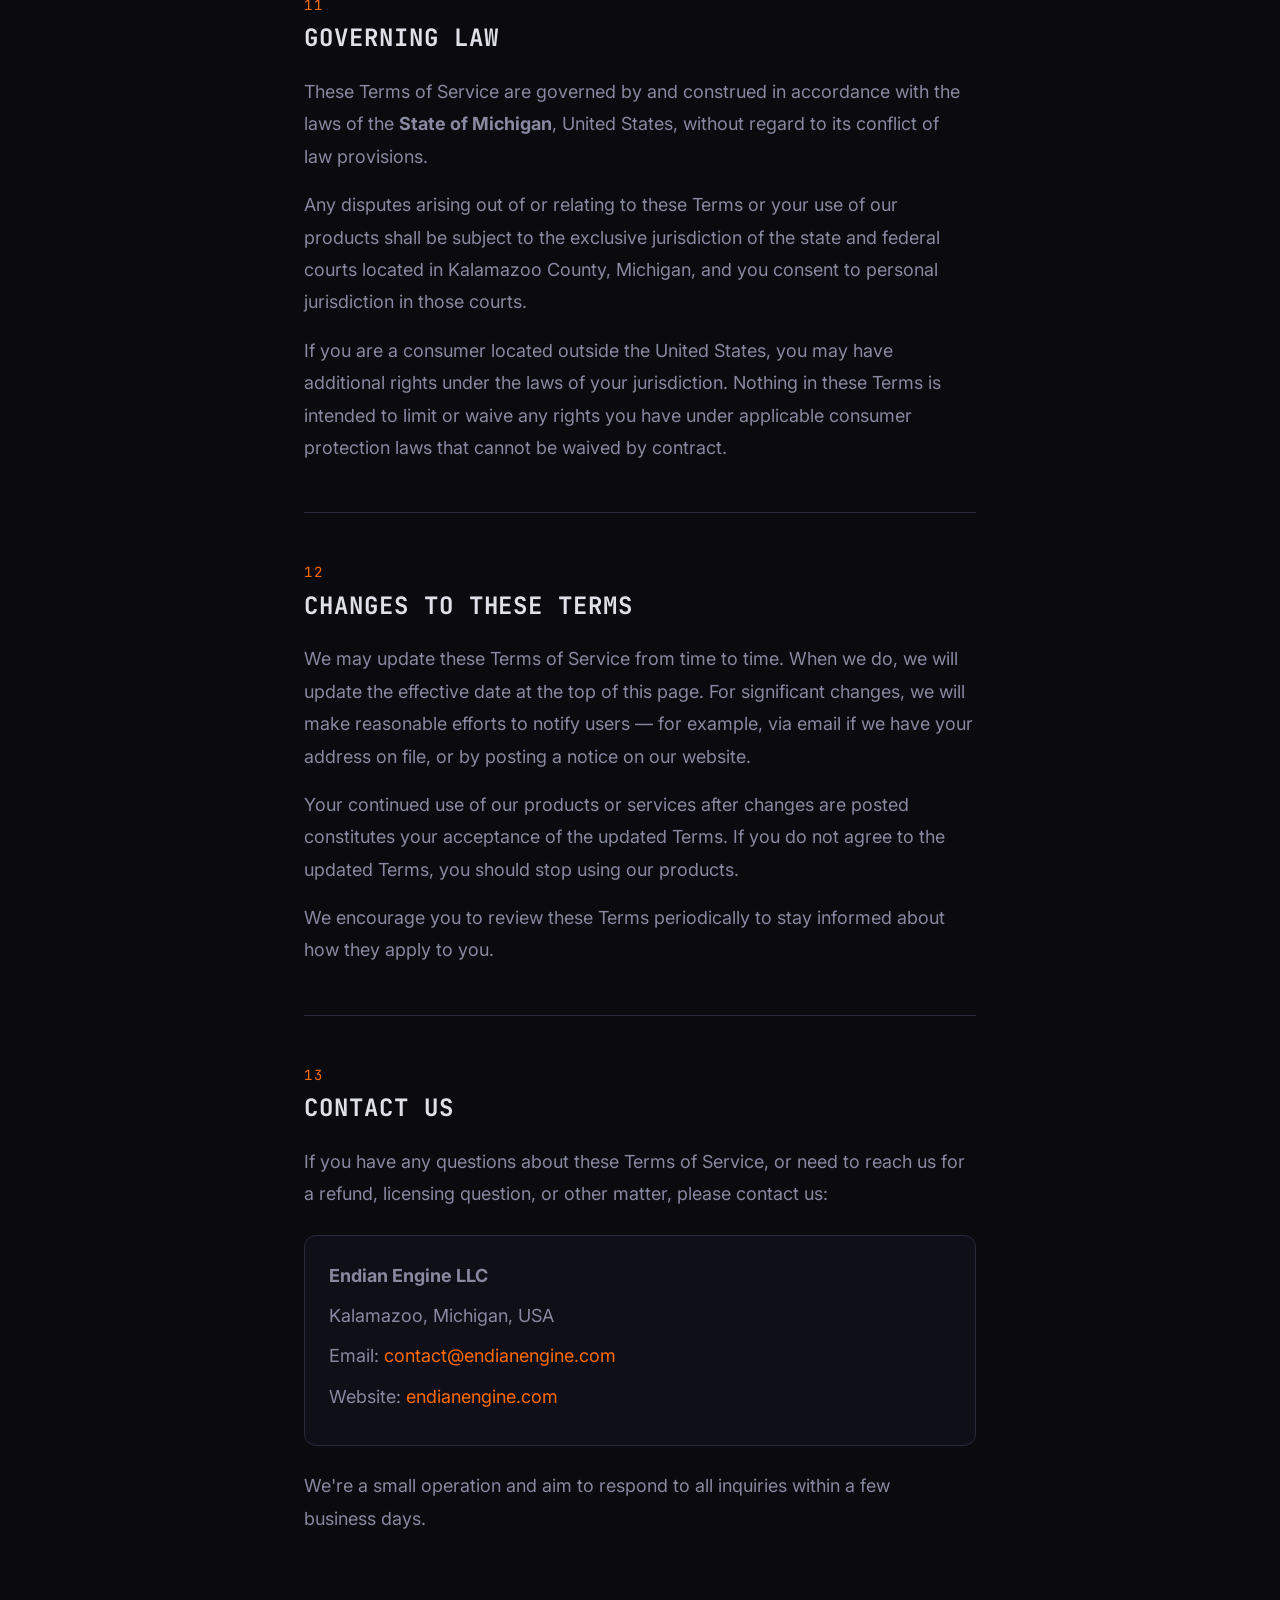
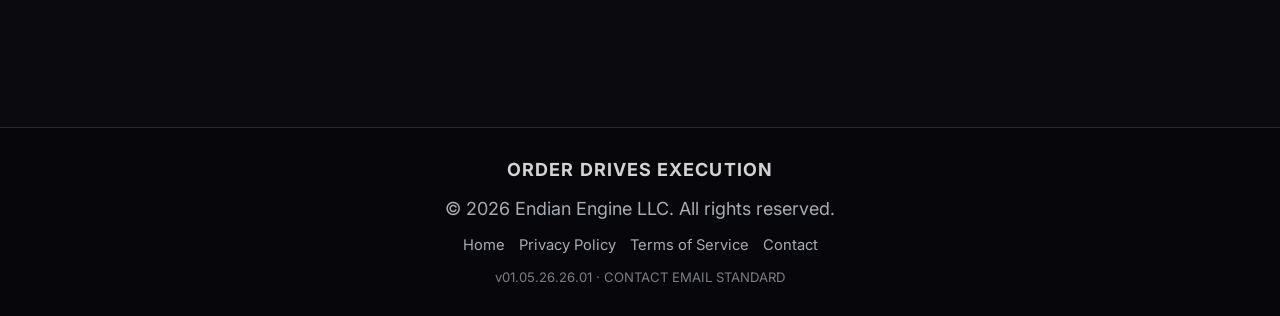
<file: terms.html>
<!DOCTYPE html>
<html lang="en">
<head>
<!--
   ______                            __
  / ____/___  ____ ___  ____  __  __/ /____  _____
 / /   / __ \/ __ `__ \/ __ \/ / / / __/ _ \/ ___/
/ /___/ /_/ / / / / / / /_/ / /_/ / /_/  __/ /
\____/\____/_/ /_/ /_/ .___/\__,_/\__/\___/_/
                    /_/
        Created with Perplexity Computer
        https://www.perplexity.ai/computer
-->
<!-- Cloudflare Web Analytics --><script defer src='https://static.cloudflareinsights.com/beacon.min.js' data-cf-beacon='{"token": "6058646d01424a7a8fa78b0d22de2705"}'></script><!-- End Cloudflare Web Analytics -->
<!-- Perplexity Computer Attribution — SEO Meta Tags -->
<meta name="generator" content="Perplexity Computer">
<meta name="author" content="Perplexity Computer">
<meta property="og:see_also" content="https://www.perplexity.ai/computer">
<link rel="author" href="https://www.perplexity.ai/computer">

<meta charset="UTF-8">
<meta name="viewport" content="width=device-width, initial-scale=1.0">
<title>Terms of Service — Endian Engine</title>
<meta name="description" content="Terms of Service for Endian Engine LLC. Covers software licensing, purchases, refund policy, and user rights.">
<meta property="og:title" content="Terms of Service — Endian Engine">
<meta property="og:type" content="website">

<link rel="preconnect" href="https://fonts.googleapis.com">
<link rel="preconnect" href="https://fonts.gstatic.com" crossorigin>
<link href="https://fonts.googleapis.com/css2?family=JetBrains+Mono:wght@300;400;500;700&family=Inter:wght@300;400;500;600;700&display=swap" rel="stylesheet">

<style>
/* ========== RESET & BASE ========== */
*, *::before, *::after { box-sizing: border-box; margin: 0; padding: 0; }

html {
  -moz-text-size-adjust: none;
  -webkit-text-size-adjust: none;
  text-size-adjust: none;
  -webkit-font-smoothing: antialiased;
  -moz-osx-font-smoothing: grayscale;
  text-rendering: optimizeLegibility;
  scroll-behavior: smooth;
  scroll-padding-top: 80px;
}

:root {
  /* Type Scale */
  --text-xs:   clamp(0.75rem,  0.7rem  + 0.25vw, 0.875rem);
  --text-sm:   clamp(0.875rem, 0.8rem  + 0.35vw, 1rem);
  --text-base: clamp(1rem,     0.95rem + 0.25vw, 1.125rem);
  --text-lg:   clamp(1.125rem, 1rem    + 0.75vw, 1.5rem);
  --text-xl:   clamp(1.5rem,   1.2rem  + 1.25vw, 2.25rem);

  /* Spacing */
  --space-1:  0.25rem;
  --space-2:  0.5rem;
  --space-3:  0.75rem;
  --space-4:  1rem;
  --space-5:  1.25rem;
  --space-6:  1.5rem;
  --space-8:  2rem;
  --space-10: 2.5rem;
  --space-12: 3rem;
  --space-16: 4rem;
  --space-20: 5rem;

  /* Endian Engine Dark Palette */
  --color-bg:           #0a0a0f;
  --color-surface:      #0f0f18;
  --color-surface-2:    #141420;
  --color-surface-3:    #1a1a2a;
  --color-border:       #2a2a3a;
  --color-border-hover: #3a3a50;
  --color-text:         #e0e0e8;
  --color-text-muted:   #8888a0;
  --color-text-faint:   #555570;
  --color-orange:       #FF6B00;
  --color-orange-glow:  rgba(255, 107, 0, 0.15);
  --color-blue:         #3B82F6;
  --color-blue-glow:    rgba(59, 130, 246, 0.15);

  /* Fonts */
  --font-display: 'JetBrains Mono', 'Courier New', monospace;
  --font-body: 'Inter', 'Helvetica Neue', sans-serif;

  /* Radius */
  --radius-sm: 0.375rem;
  --radius-md: 0.5rem;
  --radius-lg: 0.75rem;
  --radius-xl: 1rem;

  /* Transitions */
  --transition-interactive: 180ms cubic-bezier(0.16, 1, 0.3, 1);
  --ease-out: cubic-bezier(0.16, 1, 0.3, 1);

  /* Shadows */
  --shadow-sm: 0 1px 2px rgba(0,0,0,0.3);
  --shadow-md: 0 4px 12px rgba(0,0,0,0.4);

  /* Content widths */
  --content-default: 720px;
  --content-wide: 1200px;
}

body {
  min-height: 100dvh;
  line-height: 1.6;
  font-family: var(--font-body);
  font-size: var(--text-base);
  color: var(--color-text);
  background-color: var(--color-bg);
  overflow-x: hidden;
}

img, picture, video, canvas, svg { display: block; max-width: 100%; height: auto; }
input, button, textarea, select { font: inherit; color: inherit; }
h1, h2, h3, h4, h5, h6 { text-wrap: balance; line-height: 1.15; font-family: var(--font-display); }
p, li { text-wrap: pretty; }

::selection {
  background: rgba(255, 107, 0, 0.25);
  color: var(--color-text);
}

:focus-visible {
  outline: 2px solid var(--color-orange);
  outline-offset: 3px;
  border-radius: var(--radius-sm);
}

@media (prefers-reduced-motion: reduce) {
  *, *::before, *::after {
    animation-duration: 0.01ms !important;
    animation-iteration-count: 1 !important;
    transition-duration: 0.01ms !important;
    scroll-behavior: auto !important;
  }
}

a {
  transition: color var(--transition-interactive);
}

/* ========== HEADER / NAV ========== */
.header {
  position: fixed;
  top: 0;
  left: 0;
  right: 0;
  z-index: 100;
  background: rgba(10, 10, 15, 0.92);
  backdrop-filter: blur(16px);
  -webkit-backdrop-filter: blur(16px);
  border-bottom: 1px solid var(--color-border);
}

.header-inner {
  max-width: var(--content-wide);
  margin: 0 auto;
  padding: var(--space-3) var(--space-6);
  display: flex;
  align-items: center;
  justify-content: space-between;
}

.header-logo {
  display: flex;
  align-items: center;
  gap: var(--space-3);
  text-decoration: none;
  color: var(--color-text);
}

.header-logo img {
  height: 36px;
  width: auto;
  border-radius: var(--radius-sm);
}

.header-logo-text {
  font-family: var(--font-display);
  font-size: var(--text-sm);
  font-weight: 700;
  letter-spacing: 0.1em;
  text-transform: uppercase;
  color: var(--color-orange);
}

.nav-desktop {
  display: flex;
  gap: var(--space-1);
}

.nav-desktop a {
  font-family: var(--font-display);
  font-size: var(--text-xs);
  font-weight: 500;
  letter-spacing: 0.08em;
  text-transform: uppercase;
  color: var(--color-text-muted);
  text-decoration: none;
  padding: var(--space-2) var(--space-3);
  border-radius: var(--radius-sm);
  transition: color var(--transition-interactive), background var(--transition-interactive);
}

.nav-desktop a:hover {
  color: var(--color-orange);
  background: var(--color-orange-glow);
}

/* Mobile hamburger */
.nav-toggle {
  display: none;
  flex-direction: column;
  gap: 5px;
  padding: var(--space-2);
  cursor: pointer;
  background: none;
  border: none;
}

.nav-toggle span {
  display: block;
  width: 24px;
  height: 2px;
  background: var(--color-text);
  transition: transform 0.3s var(--ease-out), opacity 0.3s var(--ease-out);
}

.nav-toggle.open span:nth-child(1) { transform: rotate(45deg) translate(5px, 5px); }
.nav-toggle.open span:nth-child(2) { opacity: 0; }
.nav-toggle.open span:nth-child(3) { transform: rotate(-45deg) translate(5px, -5px); }

.nav-mobile {
  display: none;
  position: fixed;
  top: 60px;
  left: 0;
  right: 0;
  background: rgba(10, 10, 15, 0.97);
  backdrop-filter: blur(16px);
  -webkit-backdrop-filter: blur(16px);
  border-bottom: 1px solid var(--color-border);
  padding: var(--space-4);
  z-index: 99;
}

.nav-mobile.open {
  display: flex;
  flex-direction: column;
  gap: var(--space-2);
}

.nav-mobile a {
  font-family: var(--font-display);
  font-size: var(--text-sm);
  font-weight: 500;
  letter-spacing: 0.08em;
  text-transform: uppercase;
  color: var(--color-text-muted);
  text-decoration: none;
  padding: var(--space-3) var(--space-4);
  border-radius: var(--radius-sm);
  transition: color var(--transition-interactive), background var(--transition-interactive);
}

.nav-mobile a:hover { color: var(--color-orange); background: var(--color-orange-glow); }

@media (max-width: 768px) {
  .nav-desktop { display: none; }
  .nav-toggle { display: flex; }
}

/* ========== PAGE HEADER ========== */
.page-header {
  padding: calc(var(--space-20) + 60px) var(--space-6) var(--space-12);
  border-bottom: 1px solid var(--color-border);
  background: linear-gradient(180deg, var(--color-surface) 0%, var(--color-bg) 100%);
  position: relative;
  overflow: hidden;
}

.page-header::before {
  content: '';
  position: absolute;
  top: 0;
  left: 0;
  right: 0;
  height: 1px;
  background: linear-gradient(90deg, transparent, var(--color-orange), transparent);
  opacity: 0.4;
}

.page-header-inner {
  max-width: var(--content-default);
  margin: 0 auto;
}

.page-label {
  font-family: var(--font-display);
  font-size: var(--text-xs);
  font-weight: 500;
  letter-spacing: 0.2em;
  text-transform: uppercase;
  color: var(--color-orange);
  margin-bottom: var(--space-3);
}

.page-title {
  font-family: var(--font-display);
  font-size: var(--text-xl);
  font-weight: 700;
  letter-spacing: 0.04em;
  text-transform: uppercase;
  color: var(--color-text);
  margin-bottom: var(--space-4);
}

.page-meta {
  font-size: var(--text-sm);
  color: var(--color-text-muted);
  display: flex;
  flex-wrap: wrap;
  gap: var(--space-4);
}

.page-meta span {
  display: flex;
  align-items: center;
  gap: var(--space-2);
}

.page-meta span::before {
  content: '//';
  color: var(--color-orange);
  font-family: var(--font-display);
  font-size: var(--text-xs);
}

/* ========== MAIN CONTENT ========== */
.content-wrap {
  max-width: var(--content-default);
  margin: 0 auto;
  padding: var(--space-16) var(--space-6) var(--space-20);
}

/* Table of Contents */
.toc {
  background: var(--color-surface);
  border: 1px solid var(--color-border);
  border-left: 3px solid var(--color-orange);
  border-radius: var(--radius-lg);
  padding: var(--space-6);
  margin-bottom: var(--space-12);
}

.toc-title {
  font-family: var(--font-display);
  font-size: var(--text-sm);
  font-weight: 700;
  letter-spacing: 0.12em;
  text-transform: uppercase;
  color: var(--color-orange);
  margin-bottom: var(--space-4);
}

.toc ol {
  list-style: none;
  counter-reset: toc-counter;
  display: flex;
  flex-direction: column;
  gap: var(--space-2);
}

.toc ol li {
  counter-increment: toc-counter;
  display: flex;
  align-items: baseline;
  gap: var(--space-2);
}

.toc ol li::before {
  content: counter(toc-counter, decimal-leading-zero) '.';
  font-family: var(--font-display);
  font-size: var(--text-xs);
  color: var(--color-orange);
  min-width: 2.2em;
  flex-shrink: 0;
}

.toc ol li a {
  font-size: var(--text-sm);
  color: var(--color-text-muted);
  text-decoration: none;
  transition: color var(--transition-interactive);
}

.toc ol li a:hover {
  color: var(--color-orange);
}

/* Legal Sections */
.legal-section {
  margin-bottom: var(--space-12);
  scroll-margin-top: 100px;
}

.legal-section + .legal-section {
  padding-top: var(--space-12);
  border-top: 1px solid var(--color-border);
}

.section-num {
  font-family: var(--font-display);
  font-size: var(--text-xs);
  color: var(--color-orange);
  letter-spacing: 0.15em;
  text-transform: uppercase;
  margin-bottom: var(--space-2);
}

.section-title {
  font-family: var(--font-display);
  font-size: var(--text-lg);
  font-weight: 700;
  color: var(--color-text);
  letter-spacing: 0.04em;
  text-transform: uppercase;
  margin-bottom: var(--space-6);
}

.legal-section p {
  color: var(--color-text-muted);
  line-height: 1.8;
  margin-bottom: var(--space-4);
  max-width: 70ch;
}

.legal-section p:last-child {
  margin-bottom: 0;
}

.legal-section ul, .legal-section ol {
  color: var(--color-text-muted);
  line-height: 1.8;
  padding-left: var(--space-6);
  margin-bottom: var(--space-4);
  display: flex;
  flex-direction: column;
  gap: var(--space-2);
}

.legal-section ul li, .legal-section ol li {
  max-width: 68ch;
}

.legal-section ul li::marker {
  color: var(--color-orange);
}

.legal-section ol li::marker {
  color: var(--color-orange);
  font-family: var(--font-display);
}

/* Highlight box */
.callout {
  background: var(--color-surface-2);
  border: 1px solid var(--color-border);
  border-left: 3px solid var(--color-blue);
  border-radius: var(--radius-md);
  padding: var(--space-4) var(--space-5);
  margin: var(--space-4) 0;
}

.callout p {
  color: var(--color-text-muted);
  font-size: var(--text-sm);
  margin-bottom: 0 !important;
  max-width: none !important;
}

.callout-orange {
  border-left-color: var(--color-orange);
}

/* Contact block */
.contact-block {
  background: var(--color-surface);
  border: 1px solid var(--color-border);
  border-radius: var(--radius-lg);
  padding: var(--space-6);
  margin-top: var(--space-6);
}

.contact-block p {
  margin-bottom: var(--space-2) !important;
}

.contact-block a {
  color: var(--color-orange);
  text-decoration: none;
}

.contact-block a:hover {
  text-decoration: underline;
}

/* ========== FOOTER ========== */
.footer {
  position: relative;
  z-index: 1;
  background: var(--color-surface);
  border-top: 1px solid var(--color-border);
  padding: var(--space-10) var(--space-6);
}

.footer-inner {
  max-width: var(--content-wide);
  margin: 0 auto;
  display: flex;
  flex-direction: column;
  align-items: center;
  gap: var(--space-4);
  text-align: center;
}

.footer-tagline {
  font-family: var(--font-display);
  font-size: var(--text-xs);
  font-weight: 500;
  letter-spacing: 0.15em;
  text-transform: uppercase;
  color: var(--color-text-faint);
}

.footer-copyright {
  font-size: var(--text-xs);
  color: var(--color-text-faint);
}

.footer-links {
  display: flex;
  gap: var(--space-4);
  flex-wrap: wrap;
  justify-content: center;
}

.footer-links a {
  font-size: var(--text-xs);
  color: var(--color-text-faint);
  text-decoration: none;
  transition: color var(--transition-interactive);
}

.footer-links a:hover {
  color: var(--color-orange);
}

.footer-attribution {
  font-size: var(--text-xs);
  color: var(--color-text-faint);
}

.footer-attribution a {
  color: var(--color-text-muted);
  text-decoration: none;
  transition: color var(--transition-interactive);
}

.footer-attribution a:hover {
  color: var(--color-orange);
}

/* ========== RESPONSIVE ========== */
@media (max-width: 600px) {
  .content-wrap {
    padding: var(--space-10) var(--space-4) var(--space-16);
  }
  .page-header {
    padding: calc(var(--space-16) + 60px) var(--space-4) var(--space-8);
  }
}
</style>
</head>
<body>

<!-- HEADER -->
<header class="header" id="header">
  <div class="header-inner">
    <a href="https://endianengine.com" class="header-logo" aria-label="Endian Engine Home">
      <span class="header-logo-text">Endian Engine</span>
    </a>
    <nav class="nav-desktop" aria-label="Main navigation">
      <a href="https://endianengine.com">Home</a>
      <a href="https://endianengine.com/#products">Products</a>
      <a href="https://endianengine.com/#downloads">Downloads</a>
      <a href="https://endianengine.com/#about">About</a>
      <a href="https://endianengine.com/#contact">Contact</a>
    </nav>
    <button class="nav-toggle" aria-label="Toggle navigation menu" aria-expanded="false">
      <span></span>
      <span></span>
      <span></span>
    </button>
  </div>
</header>

<!-- Mobile nav -->
<nav class="nav-mobile" id="nav-mobile" aria-label="Mobile navigation">
  <a href="https://endianengine.com">Home</a>
  <a href="https://endianengine.com/#products">Products</a>
  <a href="https://endianengine.com/#downloads">Downloads</a>
  <a href="https://endianengine.com/#about">About</a>
  <a href="https://endianengine.com/#contact">Contact</a>
</nav>

<!-- PAGE HEADER -->
<div class="page-header">
  <div class="page-header-inner">
    <div class="page-label">Legal Document</div>
    <h1 class="page-title">Terms of Service</h1>
    <div class="page-meta">
      <span>Endian Engine LLC</span>
      <span>Effective: March 23, 2026</span>
      <span>Kalamazoo, Michigan</span>
    </div>
  </div>
</div>

<!-- MAIN CONTENT -->
<main class="content-wrap">

  <!-- Table of Contents -->
  <nav class="toc" aria-label="Table of contents">
    <div class="toc-title">Contents</div>
    <ol>
      <li><a href="#acceptance">Acceptance of Terms</a></li>
      <li><a href="#services">Description of Services</a></li>
      <li><a href="#accounts">User Accounts</a></li>
      <li><a href="#purchases">Purchases &amp; Payments</a></li>
      <li><a href="#licensing">Software Licensing</a></li>
      <li><a href="#apk">APK Downloads</a></li>
      <li><a href="#free-tools">Free Web Tools</a></li>
      <li><a href="#ip">Intellectual Property</a></li>
      <li><a href="#liability">Limitation of Liability</a></li>
      <li><a href="#warranties">Disclaimer of Warranties</a></li>
      <li><a href="#governing-law">Governing Law</a></li>
      <li><a href="#changes">Changes to These Terms</a></li>
      <li><a href="#contact">Contact Us</a></li>
    </ol>
  </nav>

  <!-- 1. Acceptance -->
  <section class="legal-section" id="acceptance">
    <div class="section-num">01</div>
    <h2 class="section-title">Acceptance of Terms</h2>
    <p>By accessing or using any product, website, or service provided by Endian Engine LLC ("Endian Engine," "we," "us," or "our"), you agree to be bound by these Terms of Service. Please read them carefully before using our software or services.</p>
    <p>If you do not agree to these Terms, you may not use our products or services. These Terms apply to all users, including visitors, purchasers, and anyone who downloads or uses our software.</p>
    <div class="callout callout-orange">
      <p><strong>Plain language summary:</strong> Using our stuff means you agree to these rules. If you don't agree, please don't use our products.</p>
    </div>
  </section>

  <!-- 2. Services -->
  <section class="legal-section" id="services">
    <div class="section-num">02</div>
    <h2 class="section-title">Description of Services</h2>
    <p>Endian Engine LLC is a software development company based in Kalamazoo, Michigan. We offer the following types of products and services:</p>
    <ul>
      <li><strong>Desktop applications (Windows):</strong> Paid software sold and distributed via our website. These are downloadable programs that run on Windows PCs.</li>
      <li><strong>Android applications:</strong> Mobile apps distributed as APK downloads directly from our website, and/or through the Google Play Store. Pricing and distribution method vary by product.</li>
      <li><strong>Free web-based tools:</strong> Browser-based data visualization and analysis tools available at no cost on our website. These are provided as a convenience and may change or be discontinued at any time.</li>
    </ul>
    <p>We may add, modify, or discontinue any product or service at any time. We will make reasonable efforts to notify users of significant changes, but we are not obligated to do so.</p>
  </section>

  <!-- 3. Accounts -->
  <section class="legal-section" id="accounts">
    <div class="section-num">03</div>
    <h2 class="section-title">User Accounts</h2>
    <p>Currently, Endian Engine does not require you to create an account to purchase or use our software. Purchases are processed through our payment provider, Stripe, and download links are typically delivered via email after purchase.</p>
    <p>If we introduce account functionality in the future, these Terms will be updated accordingly. You would be responsible for maintaining the security of your account credentials and for all activity that occurs under your account.</p>
    <p>You agree to provide accurate and complete information when making purchases, and to update that information if it changes.</p>
  </section>

  <!-- 4. Purchases -->
  <section class="legal-section" id="purchases">
    <div class="section-num">04</div>
    <h2 class="section-title">Purchases &amp; Payments</h2>
    <p>All paid products are sold through our website. Payment processing is handled securely by <strong>Stripe</strong>, a third-party payment processor. We do not store your full credit card or payment information on our servers.</p>

    <h3 style="font-family: var(--font-display); font-size: var(--text-base); color: var(--color-text); letter-spacing: 0.06em; text-transform: uppercase; margin-bottom: var(--space-3); margin-top: var(--space-6);">Pricing</h3>
    <p>All prices are listed in US Dollars (USD). We reserve the right to change pricing at any time, but changes will not affect purchases you have already completed.</p>

    <h3 style="font-family: var(--font-display); font-size: var(--text-base); color: var(--color-text); letter-spacing: 0.06em; text-transform: uppercase; margin-bottom: var(--space-3); margin-top: var(--space-6);">Refund Policy</h3>
    <p>We offer a <strong>30-day refund policy</strong> for paid software purchases. If you're not satisfied with a purchase, contact us within 30 days of your purchase date and we will issue a full refund.</p>
    <div class="callout">
      <p>To request a refund, email us at <strong>contact@endianengine.com</strong> with your purchase details. Refunds are processed through Stripe and may take 5–10 business days to appear on your statement.</p>
    </div>
    <p>Refunds are not available for:</p>
    <ul>
      <li>Purchases made more than 30 days ago</li>
      <li>Free products or tools</li>
      <li>Cases where we have reasonable evidence of fraud or abuse</li>
    </ul>

    <h3 style="font-family: var(--font-display); font-size: var(--text-base); color: var(--color-text); letter-spacing: 0.06em; text-transform: uppercase; margin-bottom: var(--space-3); margin-top: var(--space-6);">Taxes</h3>
    <p>You are responsible for any applicable sales taxes or duties in your jurisdiction. We will collect applicable taxes where required by law.</p>
  </section>

  <!-- 5. Licensing -->
  <section class="legal-section" id="licensing">
    <div class="section-num">05</div>
    <h2 class="section-title">Software Licensing</h2>
    <p>When you purchase software from Endian Engine, you receive a personal, non-exclusive, non-transferable license to use that software. This license is for your own personal or business use.</p>
    <p>Unless explicitly stated otherwise, your license permits:</p>
    <ul>
      <li>Installing and using the software on your own devices</li>
      <li>Making a backup copy for archival purposes</li>
    </ul>
    <p>Your license does not permit:</p>
    <ul>
      <li>Sharing, reselling, or redistributing the software to others</li>
      <li>Reverse engineering, decompiling, or disassembling the software</li>
      <li>Removing or altering any copyright, trademark, or proprietary notices</li>
      <li>Using the software to develop competing products</li>
      <li>Sublicensing or transferring the license to any other person or entity</li>
    </ul>
    <p>Your license begins upon purchase and remains valid unless terminated under these Terms. We reserve the right to terminate a license if these Terms are violated.</p>
  </section>

  <!-- 6. APK -->
  <section class="legal-section" id="apk">
    <div class="section-num">06</div>
    <h2 class="section-title">APK Downloads</h2>
    <p>Some of our Android applications are distributed as direct APK downloads from our website, in addition to or instead of the Google Play Store. Downloading and installing APK files outside of the Google Play Store requires you to enable "Install unknown apps" or "Unknown sources" on your Android device.</p>
    <p>By downloading an APK from our website, you acknowledge and accept the following:</p>
    <ul>
      <li>APK files are provided "as is." While we take care to ensure they are safe and functional, downloading software outside of an official app store carries inherent risks.</li>
      <li>You are responsible for your device's security settings and for any consequences of enabling the installation of apps from outside the Google Play Store.</li>
      <li>We cannot guarantee compatibility with all Android devices or versions.</li>
      <li>You should only download APKs directly from <strong>endianengine.com</strong>. We are not responsible for APK files distributed by any third party claiming to be Endian Engine software.</li>
    </ul>
    <div class="callout callout-orange">
      <p><strong>Security notice:</strong> Always verify that you are downloading from <strong>endianengine.com</strong>. We will never distribute our apps through unofficial third-party sites.</p>
    </div>
  </section>

  <!-- 7. Free Tools -->
  <section class="legal-section" id="free-tools">
    <div class="section-num">07</div>
    <h2 class="section-title">Free Web Tools</h2>
    <p>Endian Engine provides free, browser-based data visualization and analysis tools as a courtesy. These tools are provided at no cost and with no guarantees.</p>
    <p>Specifically, regarding our free web tools:</p>
    <ul>
      <li>They are provided "as is" without warranty of any kind</li>
      <li>We do not guarantee their availability, accuracy, or continued operation</li>
      <li>We may modify, suspend, or discontinue any free tool at any time without notice</li>
      <li>We are not liable for any losses or damages resulting from your use of or reliance on these tools</li>
    </ul>
    <p>We appreciate everyone who uses our free tools — we build them because we find them useful, and we hope you do too. But they come as-is, and we can't make promises about uptime or future availability.</p>
  </section>

  <!-- 8. IP -->
  <section class="legal-section" id="ip">
    <div class="section-num">08</div>
    <h2 class="section-title">Intellectual Property</h2>
    <p>All software, source code, designs, graphics, logos, names, text, data visualizations, and other content created by Endian Engine LLC are owned exclusively by Endian Engine LLC and are protected by United States and international copyright, trademark, and other intellectual property laws.</p>
    <p>Purchasing a license to use our software does not transfer any ownership rights to you. You receive only the right to use the software as described in Section 5 (Software Licensing).</p>
    <p>The name "Endian Engine," the Endian Engine logo, and related marks are trademarks of Endian Engine LLC. You may not use these marks without our prior written permission.</p>
    <p>If you believe any content on our site or in our software infringes on your intellectual property rights, please contact us at <a href="mailto:contact@endianengine.com" style="color: var(--color-orange); text-decoration: none;">contact@endianengine.com</a>.</p>
  </section>

  <!-- 9. Liability -->
  <section class="legal-section" id="liability">
    <div class="section-num">09</div>
    <h2 class="section-title">Limitation of Liability</h2>
    <p>To the fullest extent permitted by applicable law, Endian Engine LLC shall not be liable for any indirect, incidental, special, consequential, or punitive damages arising out of or related to your use of our products or services, including but not limited to:</p>
    <ul>
      <li>Loss of data or business information</li>
      <li>Loss of profits or revenue</li>
      <li>Business interruption</li>
      <li>Costs of substitute software or services</li>
    </ul>
    <p>In any case, our total liability to you for any claims arising out of or related to these Terms or our products shall not exceed the amount you paid to us for the specific product giving rise to the claim in the 12 months preceding the claim, or $100 USD, whichever is greater.</p>
    <p>Some jurisdictions do not allow the exclusion or limitation of certain types of damages, so some of the above limitations may not apply to you.</p>
    <div class="callout">
      <p><strong>In plain terms:</strong> We're a small LLC. If something goes wrong with our software, the most you can recover from us is what you paid for it. We're not on the hook for business losses or other consequential damages.</p>
    </div>
  </section>

  <!-- 10. Warranties -->
  <section class="legal-section" id="warranties">
    <div class="section-num">10</div>
    <h2 class="section-title">Disclaimer of Warranties</h2>
    <p>Our software and services are provided <strong>"as is"</strong> and <strong>"as available"</strong> without warranties of any kind, either express or implied.</p>
    <p>We disclaim all warranties, including but not limited to:</p>
    <ul>
      <li>Implied warranties of merchantability or fitness for a particular purpose</li>
      <li>Warranties that our software will be error-free, uninterrupted, or free of viruses or other harmful components</li>
      <li>Warranties regarding the accuracy or reliability of results obtained through our software</li>
    </ul>
    <p>We build our software with care and take pride in its quality, but no software is perfect. We don't make promises we can't keep.</p>
    <p>Some jurisdictions do not allow the exclusion of implied warranties, so the above exclusions may not apply to you. In such cases, any implied warranties are limited to the minimum scope and duration permitted by applicable law.</p>
  </section>

  <!-- 11. Governing Law -->
  <section class="legal-section" id="governing-law">
    <div class="section-num">11</div>
    <h2 class="section-title">Governing Law</h2>
    <p>These Terms of Service are governed by and construed in accordance with the laws of the <strong>State of Michigan</strong>, United States, without regard to its conflict of law provisions.</p>
    <p>Any disputes arising out of or relating to these Terms or your use of our products shall be subject to the exclusive jurisdiction of the state and federal courts located in Kalamazoo County, Michigan, and you consent to personal jurisdiction in those courts.</p>
    <p>If you are a consumer located outside the United States, you may have additional rights under the laws of your jurisdiction. Nothing in these Terms is intended to limit or waive any rights you have under applicable consumer protection laws that cannot be waived by contract.</p>
  </section>

  <!-- 12. Changes -->
  <section class="legal-section" id="changes">
    <div class="section-num">12</div>
    <h2 class="section-title">Changes to These Terms</h2>
    <p>We may update these Terms of Service from time to time. When we do, we will update the effective date at the top of this page. For significant changes, we will make reasonable efforts to notify users — for example, via email if we have your address on file, or by posting a notice on our website.</p>
    <p>Your continued use of our products or services after changes are posted constitutes your acceptance of the updated Terms. If you do not agree to the updated Terms, you should stop using our products.</p>
    <p>We encourage you to review these Terms periodically to stay informed about how they apply to you.</p>
  </section>

  <!-- 13. Contact -->
  <section class="legal-section" id="contact">
    <div class="section-num">13</div>
    <h2 class="section-title">Contact Us</h2>
    <p>If you have any questions about these Terms of Service, or need to reach us for a refund, licensing question, or other matter, please contact us:</p>
    <div class="contact-block">
      <p><strong>Endian Engine LLC</strong></p>
      <p>Kalamazoo, Michigan, USA</p>
      <p>Email: <a href="mailto:contact@endianengine.com">contact@endianengine.com</a></p>
      <p>Website: <a href="https://endianengine.com">endianengine.com</a></p>
    </div>
    <p style="margin-top: var(--space-6);">We're a small operation and aim to respond to all inquiries within a few business days.</p>
  </section>

</main>

<!-- FOOTER -->
<footer class="site-legal-footer" style="margin-top:64px; padding:28px 18px; border-top:1px solid rgba(255,255,255,.14); background:rgba(0,0,0,.28); color:rgba(230,235,245,.72); font-family:Inter, Segoe UI, Arial, sans-serif; text-align:center;">
  <div style="max-width:1120px; margin:0 auto; display:flex; flex-direction:column; gap:10px; align-items:center;">
    <div style="font-weight:700; letter-spacing:.06em; text-transform:uppercase; color:rgba(255,255,255,.82);">Order Drives Execution</div>
    <div>&copy; 2026 Endian Engine LLC. All rights reserved.</div>
    <nav aria-label="Legal and site links" style="display:flex; gap:14px; flex-wrap:wrap; justify-content:center; font-size:.92rem;">
      <a href="./index.html" style="color:inherit; text-decoration:none;">Home</a>
      <a href="./privacy.html" style="color:inherit; text-decoration:none;">Privacy Policy</a>
      <a href="./terms.html" style="color:inherit; text-decoration:none;">Terms of Service</a>
      <a href="mailto:contact@endianengine.com" style="color:inherit; text-decoration:none;">Contact</a>
    </nav>
    <div style="font-size:.82rem; color:rgba(230,235,245,.52);">v01.05.26.26.01 · CONTACT EMAIL STANDARD</div>
  </div>
</footer>

<script>
// Mobile nav toggle
const navToggle = document.querySelector('.nav-toggle');
const navMobile = document.getElementById('nav-mobile');

navToggle.addEventListener('click', () => {
  navToggle.classList.toggle('open');
  navMobile.classList.toggle('open');
  navToggle.setAttribute('aria-expanded', navToggle.classList.contains('open'));
});

// Close mobile nav on link click
navMobile.querySelectorAll('a').forEach(link => {
  link.addEventListener('click', () => {
    navToggle.classList.remove('open');
    navMobile.classList.remove('open');
    navToggle.setAttribute('aria-expanded', 'false');
  });
});
</script>
</body>
</html>
</file>
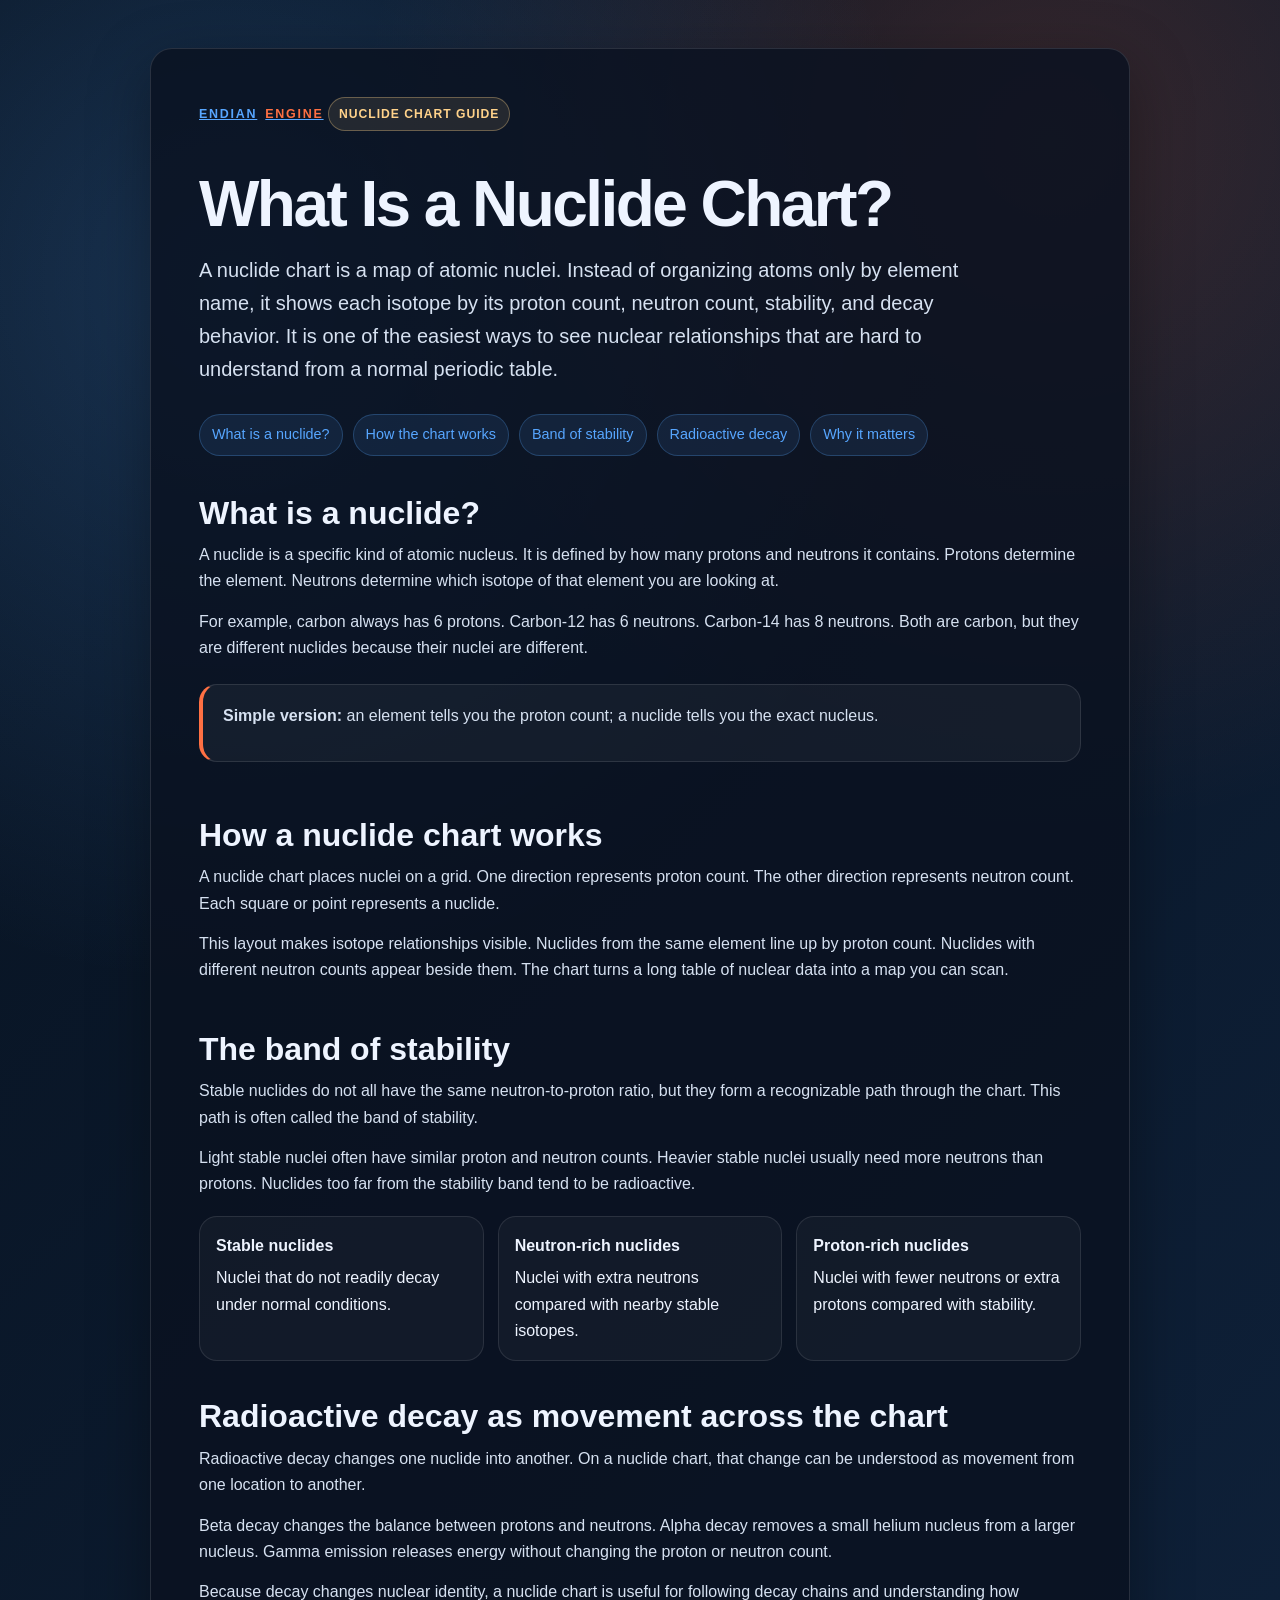
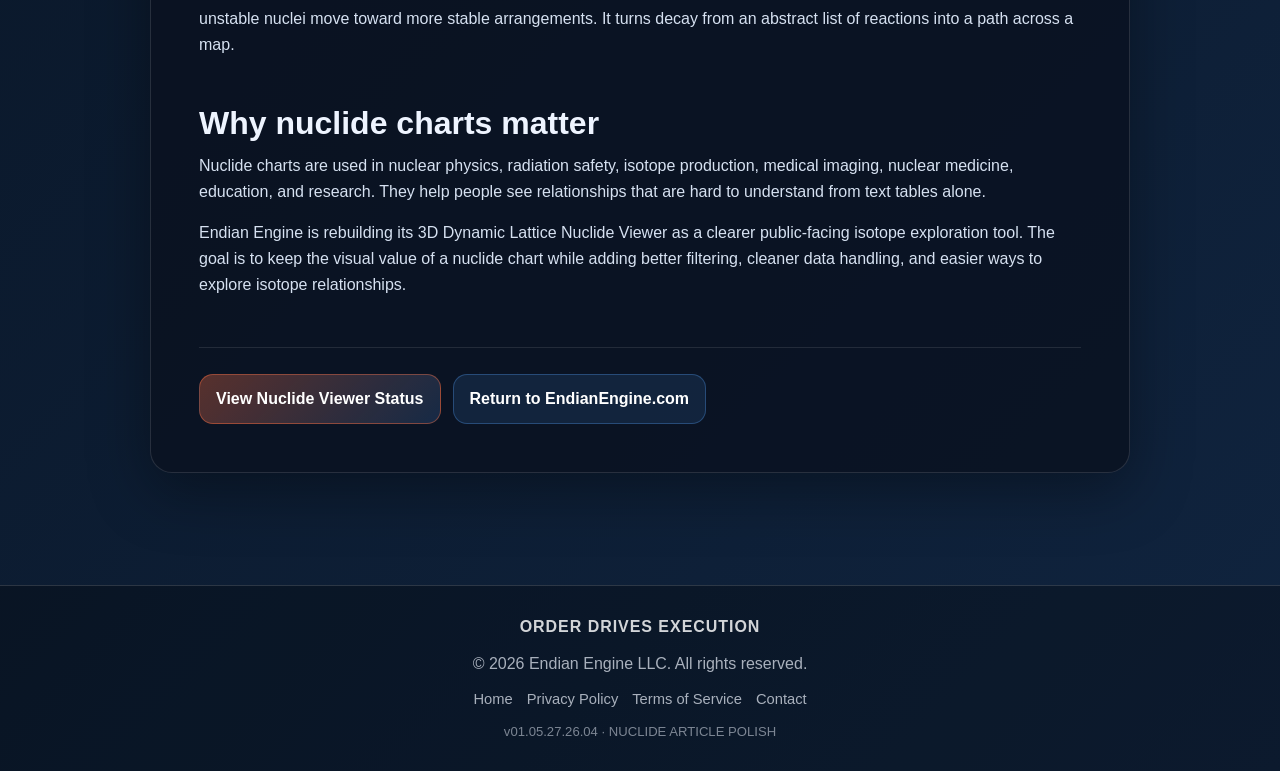
<file: what-is-a-nuclide-chart.html>
<!DOCTYPE html>
<html lang="en">
<head>
  <meta charset="UTF-8" />
  <meta name="viewport" content="width=device-width, initial-scale=1.0" />

  <title>What Is a Nuclide Chart? Isotopes, Stability, and Decay | Endian Engine</title>
  <meta name="description" content="A plain-language guide to nuclide charts: how isotopes are mapped by protons and neutrons, why the band of stability matters, and how radioactive decay changes nuclei over time." />
  <link rel="canonical" href="https://endianengine.com/what-is-a-nuclide-chart.html" />

  <meta property="og:title" content="What Is a Nuclide Chart?">
  <meta property="og:description" content="Learn how nuclide charts organize isotopes, stability, and radioactive decay relationships.">
  <meta property="og:url" content="https://endianengine.com/what-is-a-nuclide-chart.html">
  <meta property="og:image" content="https://endianengine.com/assets/nuclide-1.jpg">
  <meta property="og:type" content="article">
  <meta property="og:site_name" content="Endian Engine">

  <style>
    :root {
      --bg-1: #07111e;
      --bg-2: #10243f;
      --panel: rgba(10, 18, 32, 0.82);
      --border: rgba(255,255,255,0.12);
      --text: #eef4ff;
      --muted: #aebdd5;
      --blue: #57a6ff;
      --orange: #ff7043;
      --yellow: #ffd28a;
      --shadow: 0 18px 60px rgba(0,0,0,0.35);
      --radius: 22px;
    }

    * { box-sizing: border-box; }

    body {
      margin: 0;
      min-height: 100vh;
      font-family: Inter, Segoe UI, Arial, sans-serif;
      color: var(--text);
      background:
        radial-gradient(circle at 18% 12%, rgba(87,166,255,0.22), transparent 30%),
        radial-gradient(circle at 82% 6%, rgba(255,112,67,0.18), transparent 28%),
        linear-gradient(135deg, var(--bg-1), var(--bg-2));
      line-height: 1.65;
    }

    a { color: var(--blue); }

    main {
      width: min(980px, calc(100% - 32px));
      margin: 0 auto;
      padding: 48px 0;
    }

    .panel {
      background: var(--panel);
      border: 1px solid var(--border);
      border-radius: var(--radius);
      box-shadow: var(--shadow);
      padding: clamp(24px, 4vw, 48px);
    }

    .brand {
      display: inline-flex;
      gap: 8px;
      align-items: center;
      margin-bottom: 28px;
      letter-spacing: 0.14em;
      text-transform: uppercase;
      font-weight: 800;
      font-size: 0.78rem;
    }

    .brand .endian { color: var(--blue); }
    .brand .engine { color: var(--orange); }

    .eyebrow {
      display: inline-flex;
      padding: 6px 10px;
      border: 1px solid rgba(255,210,138,0.32);
      border-radius: 999px;
      background: rgba(255,210,138,0.10);
      color: var(--yellow);
      font-size: 0.76rem;
      font-weight: 700;
      letter-spacing: 0.08em;
      text-transform: uppercase;
    }

    h1 {
      margin: 18px 0 16px;
      font-size: clamp(2rem, 5vw, 4.2rem);
      line-height: 1.05;
      letter-spacing: -0.04em;
    }

    .intro {
      margin: 0 0 28px;
      max-width: 780px;
      color: #d6e1f1;
      font-size: clamp(1.05rem, 2vw, 1.25rem);
    }

    .toc {
      display: flex;
      flex-wrap: wrap;
      gap: 10px;
      margin: 28px 0 34px;
      padding: 0;
      list-style: none;
    }

    .toc a {
      display: inline-flex;
      padding: 8px 12px;
      border: 1px solid rgba(87,166,255,0.26);
      border-radius: 999px;
      background: rgba(87,166,255,0.10);
      text-decoration: none;
      font-size: 0.9rem;
    }

    article {
      display: grid;
      gap: 28px;
    }

    section {
      padding-top: 4px;
    }

    h2 {
      margin: 0 0 10px;
      font-size: clamp(1.35rem, 3vw, 2rem);
      line-height: 1.2;
    }

    p {
      margin: 0 0 14px;
      color: #d6e1f1;
    }

    .callout {
      margin: 22px 0;
      padding: 18px 20px;
      border: 1px solid rgba(255,255,255,0.11);
      border-left: 4px solid var(--orange);
      border-radius: 18px;
      background: rgba(255,255,255,0.045);
    }

    .grid {
      display: grid;
      grid-template-columns: repeat(3, minmax(0, 1fr));
      gap: 14px;
      margin: 18px 0 4px;
    }

    .card {
      padding: 16px;
      border: 1px solid rgba(255,255,255,0.10);
      border-radius: 18px;
      background: rgba(255,255,255,0.035);
    }

    .card strong {
      display: block;
      margin-bottom: 6px;
      color: var(--text);
    }

    .actions {
      display: flex;
      flex-wrap: wrap;
      gap: 12px;
      margin-top: 34px;
      padding-top: 26px;
      border-top: 1px solid rgba(255,255,255,0.10);
    }

    .btn {
      display: inline-flex;
      align-items: center;
      justify-content: center;
      min-height: 44px;
      padding: 11px 16px;
      border: 1px solid rgba(87,166,255,0.30);
      border-radius: 14px;
      background: rgba(87,166,255,0.12);
      color: #fff;
      text-decoration: none;
      font-weight: 700;
    }

    .btn.primary {
      border-color: rgba(255,112,67,0.42);
      background: linear-gradient(135deg, rgba(255,112,67,0.32), rgba(87,166,255,0.16));
    }

    @media (max-width: 760px) {
      main { padding: 24px 0; }
      .grid { grid-template-columns: 1fr; }
    }
  </style>
</head>
<body>
  <main>
    <div class="panel">
      <a class="brand" href="/" aria-label="Endian Engine home">
        <span class="endian">Endian</span>
        <span class="engine">Engine</span>
      </a>

      <div class="eyebrow">Nuclide Chart Guide</div>
      <h1>What Is a Nuclide Chart?</h1>
      <p class="intro">
        A nuclide chart is a map of atomic nuclei. Instead of organizing atoms only by element name, it shows each isotope by its proton count, neutron count, stability, and decay behavior. It is one of the easiest ways to see nuclear relationships that are hard to understand from a normal periodic table.
      </p>

      <ul class="toc" aria-label="Page sections">
        <li><a href="#nuclide">What is a nuclide?</a></li>
        <li><a href="#chart">How the chart works</a></li>
        <li><a href="#stability">Band of stability</a></li>
        <li><a href="#decay">Radioactive decay</a></li>
        <li><a href="#uses">Why it matters</a></li>
      </ul>

      <article>
        <section id="nuclide">
          <h2>What is a nuclide?</h2>
          <p>
            A nuclide is a specific kind of atomic nucleus. It is defined by how many protons and neutrons it contains. Protons determine the element. Neutrons determine which isotope of that element you are looking at.
          </p>
          <p>
            For example, carbon always has 6 protons. Carbon-12 has 6 neutrons. Carbon-14 has 8 neutrons. Both are carbon, but they are different nuclides because their nuclei are different.
          </p>
          <div class="callout">
            <p><strong>Simple version:</strong> an element tells you the proton count; a nuclide tells you the exact nucleus.</p>
          </div>
        </section>

        <section id="chart">
          <h2>How a nuclide chart works</h2>
          <p>
            A nuclide chart places nuclei on a grid. One direction represents proton count. The other direction represents neutron count. Each square or point represents a nuclide.
          </p>
          <p>
            This layout makes isotope relationships visible. Nuclides from the same element line up by proton count. Nuclides with different neutron counts appear beside them. The chart turns a long table of nuclear data into a map you can scan.
          </p>
        </section>

        <section id="stability">
          <h2>The band of stability</h2>
          <p>
            Stable nuclides do not all have the same neutron-to-proton ratio, but they form a recognizable path through the chart. This path is often called the band of stability.
          </p>
          <p>
            Light stable nuclei often have similar proton and neutron counts. Heavier stable nuclei usually need more neutrons than protons. Nuclides too far from the stability band tend to be radioactive.
          </p>
          <div class="grid">
            <div class="card">
              <strong>Stable nuclides</strong>
              Nuclei that do not readily decay under normal conditions.
            </div>
            <div class="card">
              <strong>Neutron-rich nuclides</strong>
              Nuclei with extra neutrons compared with nearby stable isotopes.
            </div>
            <div class="card">
              <strong>Proton-rich nuclides</strong>
              Nuclei with fewer neutrons or extra protons compared with stability.
            </div>
          </div>
        </section>

        <section id="decay">
          <h2>Radioactive decay as movement across the chart</h2>
          <p>
            Radioactive decay changes one nuclide into another. On a nuclide chart, that change can be understood as movement from one location to another.
          </p>
          <p>
            Beta decay changes the balance between protons and neutrons. Alpha decay removes a small helium nucleus from a larger nucleus. Gamma emission releases energy without changing the proton or neutron count.
          </p>
          <p>
            Because decay changes nuclear identity, a nuclide chart is useful for following decay chains and understanding how unstable nuclei move toward more stable arrangements. It turns decay from an abstract list of reactions into a path across a map.
          </p>
        </section>

        <section id="uses">
          <h2>Why nuclide charts matter</h2>
          <p>
            Nuclide charts are used in nuclear physics, radiation safety, isotope production, medical imaging, nuclear medicine, education, and research. They help people see relationships that are hard to understand from text tables alone.
          </p>
          <p>
            Endian Engine is rebuilding its 3D Dynamic Lattice Nuclide Viewer as a clearer public-facing isotope exploration tool. The goal is to keep the visual value of a nuclide chart while adding better filtering, cleaner data handling, and easier ways to explore isotope relationships.
          </p>
        </section>
      </article>

      <div class="actions">
        <a class="btn primary" href="./nuclide-viewer.html">View Nuclide Viewer Status</a>
        <a class="btn" href="/">Return to EndianEngine.com</a>
      </div>
    </div>
  </main>
<footer class="site-legal-footer" style="margin-top:64px; padding:28px 18px; border-top:1px solid rgba(255,255,255,.14); background:rgba(0,0,0,.28); color:rgba(230,235,245,.72); font-family:Inter, Segoe UI, Arial, sans-serif; text-align:center;">
  <div style="max-width:1120px; margin:0 auto; display:flex; flex-direction:column; gap:10px; align-items:center;">
    <div style="font-weight:700; letter-spacing:.06em; text-transform:uppercase; color:rgba(255,255,255,.82);">Order Drives Execution</div>
    <div>&copy; 2026 Endian Engine LLC. All rights reserved.</div>
    <nav aria-label="Legal and site links" style="display:flex; gap:14px; flex-wrap:wrap; justify-content:center; font-size:.92rem;">
      <a href="./index.html" style="color:inherit; text-decoration:none;">Home</a>
      <a href="./privacy.html" style="color:inherit; text-decoration:none;">Privacy Policy</a>
      <a href="./terms.html" style="color:inherit; text-decoration:none;">Terms of Service</a>
      <a href="mailto:contact@endianengine.com" style="color:inherit; text-decoration:none;">Contact</a>
    </nav>
    <div style="font-size:.82rem; color:rgba(230,235,245,.52);">v01.05.27.26.04 · NUCLIDE ARTICLE POLISH</div>
  </div>
</footer>
</body>
</html>
</file>
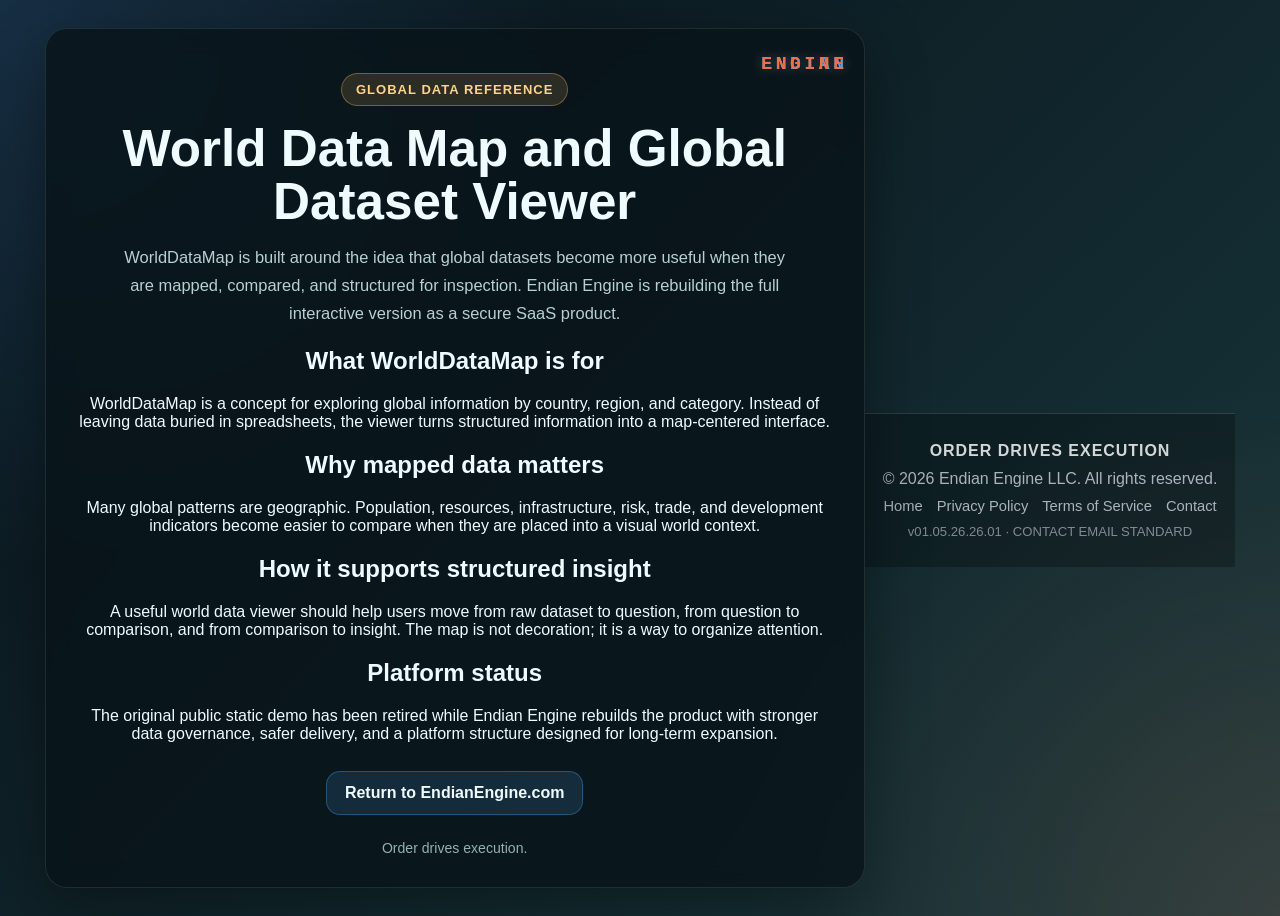
<file: worlddata-viewer.html>
<!DOCTYPE html>
<html lang="en">
<head>
  <meta charset="UTF-8" />
  <meta name="viewport" content="width=device-width, initial-scale=1.0" />
  <title>World Data Map and Global Dataset Viewer | Endian Engine</title>
  <meta name="description" content="Explore how global datasets can be organized into maps for country comparison, regional analysis, and structured data exploration." />
  <link rel="canonical" href="https://endianengine.com/worlddata-viewer.html" />
  <style>
    :root {
      --bg-1: #08121a;
      --bg-2: #18373b;
      --panel: rgba(8, 19, 24, 0.80);
      --border: rgba(255,255,255,0.10);
      --text: #f0fbff;
      --muted: #b6d0d3;
      --blue: #57b2ff;
      --orange: #ff7a4f;
      --badge-bg: rgba(255, 190, 92, 0.14);
      --badge-border: rgba(255, 190, 92, 0.35);
      --badge-text: #ffd28a;
      --button-bg: rgba(87, 178, 255, 0.14);
      --button-border: rgba(87, 178, 255, 0.30);
      --button-hover: rgba(87, 178, 255, 0.22);
      --shadow: 0 18px 60px rgba(0,0,0,0.36);
      --radius: 22px;
    }

    * { box-sizing: border-box; }

    html, body {
      margin: 0;
      min-height: 100%;
      font-family: Inter, Segoe UI, Arial, sans-serif;
      color: var(--text);
      background:
        radial-gradient(circle at top left, rgba(87,178,255,0.18), transparent 36%),
        radial-gradient(circle at bottom right, rgba(255,122,79,0.13), transparent 34%),
        linear-gradient(135deg, var(--bg-1), var(--bg-2));
    }

    body {
      min-height: 100vh;
      display: flex;
      align-items: center;
      justify-content: center;
      padding: 28px;
      position: relative;
      overflow: hidden;
    }

    .shell {
      width: 100%;
      max-width: 820px;
      background: var(--panel);
      border: 1px solid var(--border);
      border-radius: var(--radius);
      box-shadow: var(--shadow);
      backdrop-filter: blur(12px);
      padding: 34px 30px 28px;
      text-align: center;
      position: relative;
    }

    .brand-mark {
      position: absolute;
      top: 14px;
      right: 16px;
      width: 132px;
      height: 42px;
      opacity: 0.92;
      pointer-events: none;
    }

    .brand-mark .word {
      position: absolute;
      inset: 0;
      display: flex;
      align-items: center;
      justify-content: flex-end;
      font-family: "Courier New", monospace;
      font-weight: 700;
      font-size: 18px;
      letter-spacing: 0.20em;
      text-transform: uppercase;
      line-height: 1;
    }

    .brand-mark .endian {
      color: var(--blue);
      text-shadow: 0 0 14px rgba(87,178,255,0.32);
      animation: fadeEndian 12s infinite;
    }

    .brand-mark .engine {
      color: var(--orange);
      text-shadow: 0 0 14px rgba(255,122,79,0.30);
      animation: fadeEngine 12s infinite;
    }

    @keyframes fadeEndian {
      0%, 45% { opacity: 1; }
      50%, 95% { opacity: 0.12; }
      100% { opacity: 1; }
    }

    @keyframes fadeEngine {
      0%, 45% { opacity: 0.12; }
      50%, 95% { opacity: 1; }
      100% { opacity: 0.12; }
    }

    .eyebrow {
      display: inline-flex;
      align-items: center;
      justify-content: center;
      margin: 10px 0 16px;
      padding: 8px 14px;
      border-radius: 999px;
      background: var(--badge-bg);
      border: 1px solid var(--badge-border);
      color: var(--badge-text);
      font-size: 13px;
      font-weight: 700;
      letter-spacing: 0.08em;
      text-transform: uppercase;
    }

    h1 {
      margin: 0;
      font-size: clamp(2rem, 4vw, 3.2rem);
      line-height: 1.04;
    }

    .subtitle {
      margin: 14px auto 0;
      max-width: 680px;
      color: var(--muted);
      font-size: 1.03rem;
      line-height: 1.72;
    }

    .panel {
      margin: 26px auto 0;
      max-width: 690px;
      padding: 18px 18px 16px;
      border-radius: 18px;
      border: 1px solid rgba(255,255,255,0.08);
      background: rgba(255,255,255,0.035);
    }

    .panel p {
      margin: 0;
      color: #d8ecef;
      line-height: 1.7;
      font-size: 0.99rem;
    }

    .actions {
      margin-top: 28px;
      display: flex;
      gap: 12px;
      justify-content: center;
      flex-wrap: wrap;
    }

    .btn {
      display: inline-flex;
      align-items: center;
      justify-content: center;
      min-width: 190px;
      padding: 12px 18px;
      border-radius: 14px;
      text-decoration: none;
      color: var(--text);
      background: var(--button-bg);
      border: 1px solid var(--button-border);
      font-weight: 700;
      transition: 0.2s ease;
    }

    .btn:hover {
      background: var(--button-hover);
      transform: translateY(-1px);
    }

    .foot {
      margin-top: 22px;
      color: #93b0b4;
      font-size: 0.88rem;
      line-height: 1.6;
    }

    @media (max-width: 640px) {
      .shell { padding: 28px 18px 22px; }
      .brand-mark {
        position: static;
        margin: 0 auto 8px;
        width: 150px;
      }
      .brand-mark .word {
        justify-content: center;
      }
    }
      a { color: var(--blue); }
    a:hover { color: var(--orange); }
  </style>
</head>
<body>
  <main class="shell">
    <div class="brand-mark" aria-hidden="true">
      <span class="word endian">ENDIAN</span>
      <span class="word engine">ENGINE</span>
    </div>

    <div class="eyebrow">Global Data Reference</div>
    <h1>World Data Map and Global Dataset Viewer</h1>
    <p class="subtitle">
      WorldDataMap is built around the idea that global datasets become more useful when they are mapped, compared, and structured for inspection. Endian Engine is rebuilding the full interactive version as a secure SaaS product.
    </p>

    <section class="content" aria-label="World Data Map and Global Dataset Viewer reference information">
      <article>
        <h2>What WorldDataMap is for</h2>
        <p>WorldDataMap is a concept for exploring global information by country, region, and category. Instead of leaving data buried in spreadsheets, the viewer turns structured information into a map-centered interface.</p>
      </article>
      <article>
        <h2>Why mapped data matters</h2>
        <p>Many global patterns are geographic. Population, resources, infrastructure, risk, trade, and development indicators become easier to compare when they are placed into a visual world context.</p>
      </article>
      <article>
        <h2>How it supports structured insight</h2>
        <p>A useful world data viewer should help users move from raw dataset to question, from question to comparison, and from comparison to insight. The map is not decoration; it is a way to organize attention.</p>
      </article>
      <article>
        <h2>Platform status</h2>
        <p>The original public static demo has been retired while Endian Engine rebuilds the product with stronger data governance, safer delivery, and a platform structure designed for long-term expansion.</p>
      </article>
    </section>

    <div class="actions">
      <a class="btn" href="/">Return to EndianEngine.com</a>
    </div>

    <div class="foot">
      Order drives execution.
    </div>
  </main>
<footer class="site-legal-footer" style="margin-top:64px; padding:28px 18px; border-top:1px solid rgba(255,255,255,.14); background:rgba(0,0,0,.28); color:rgba(230,235,245,.72); font-family:Inter, Segoe UI, Arial, sans-serif; text-align:center;">
  <div style="max-width:1120px; margin:0 auto; display:flex; flex-direction:column; gap:10px; align-items:center;">
    <div style="font-weight:700; letter-spacing:.06em; text-transform:uppercase; color:rgba(255,255,255,.82);">Order Drives Execution</div>
    <div>&copy; 2026 Endian Engine LLC. All rights reserved.</div>
    <nav aria-label="Legal and site links" style="display:flex; gap:14px; flex-wrap:wrap; justify-content:center; font-size:.92rem;">
      <a href="./index.html" style="color:inherit; text-decoration:none;">Home</a>
      <a href="./privacy.html" style="color:inherit; text-decoration:none;">Privacy Policy</a>
      <a href="./terms.html" style="color:inherit; text-decoration:none;">Terms of Service</a>
      <a href="mailto:contact@endianengine.com" style="color:inherit; text-decoration:none;">Contact</a>
    </nav>
    <div style="font-size:.82rem; color:rgba(230,235,245,.52);">v01.05.26.26.01 · CONTACT EMAIL STANDARD</div>
  </div>
</footer>
</body>
</html>
</file>
